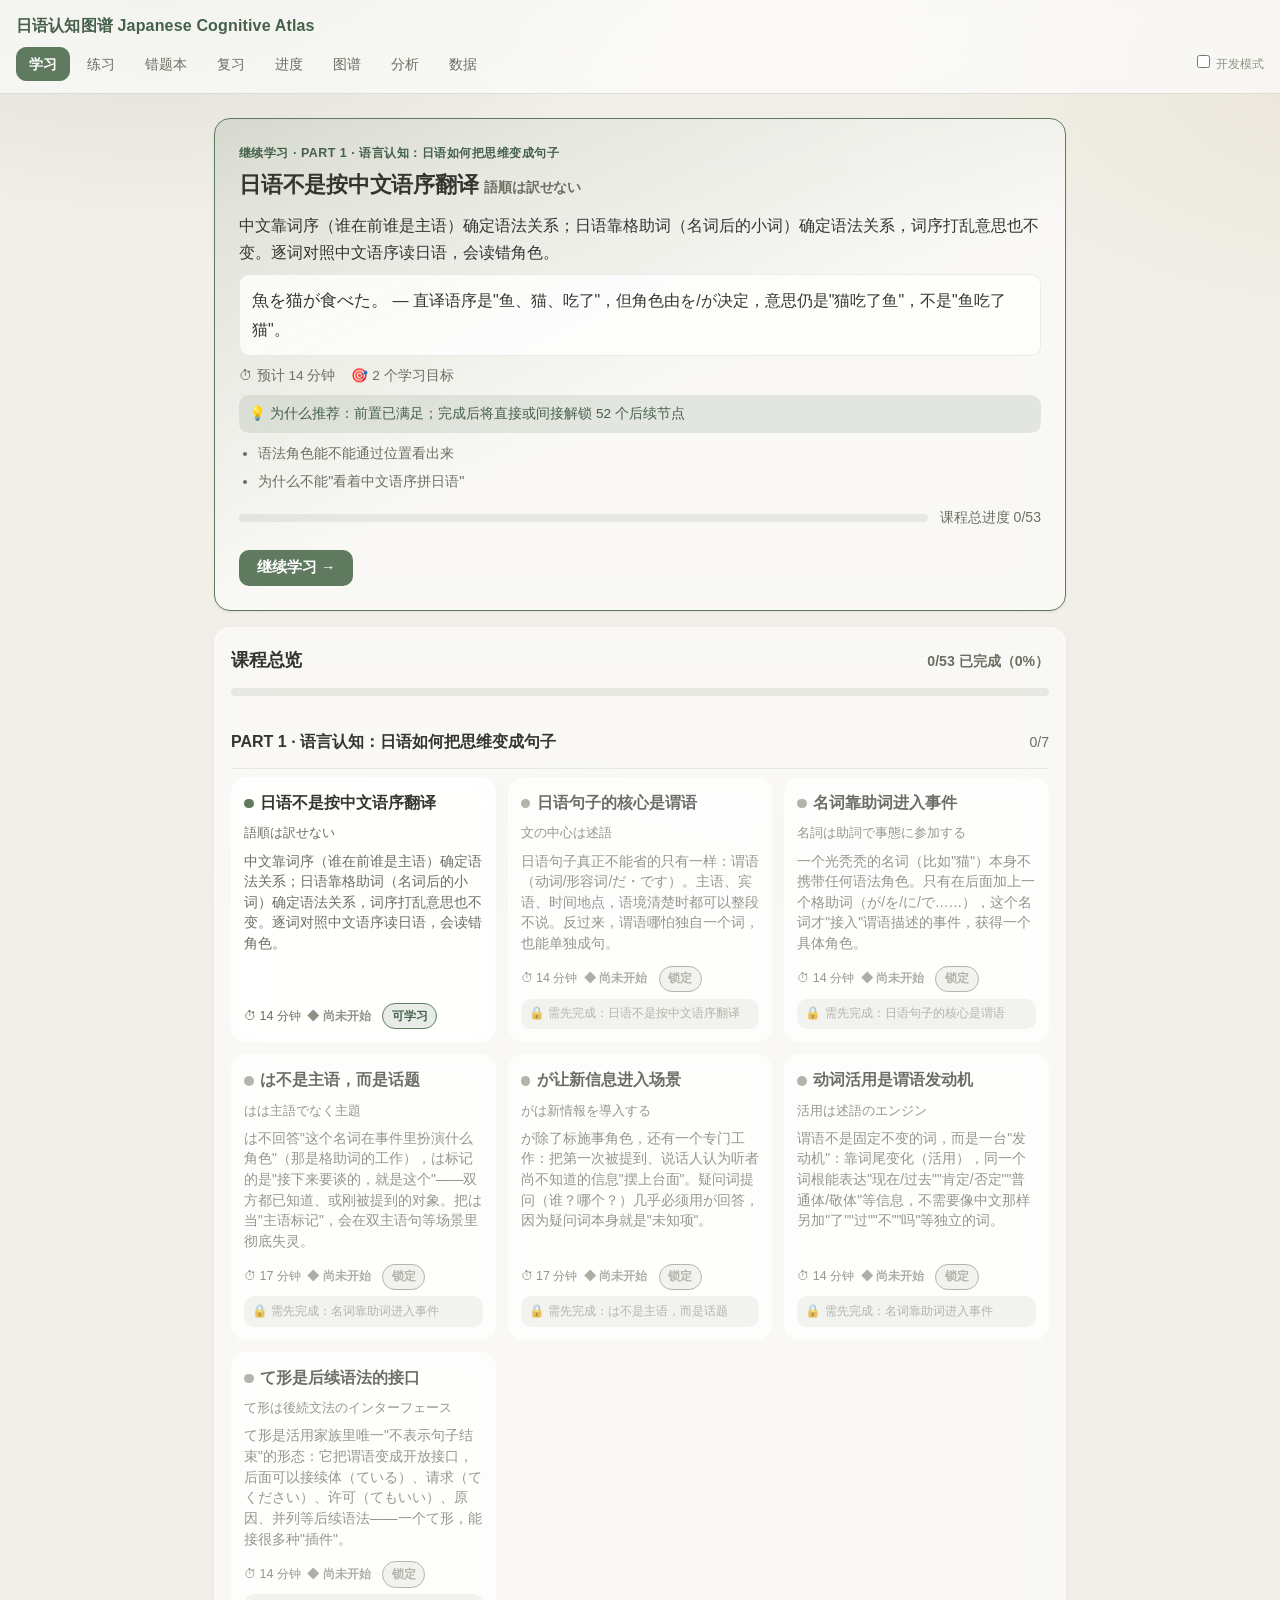
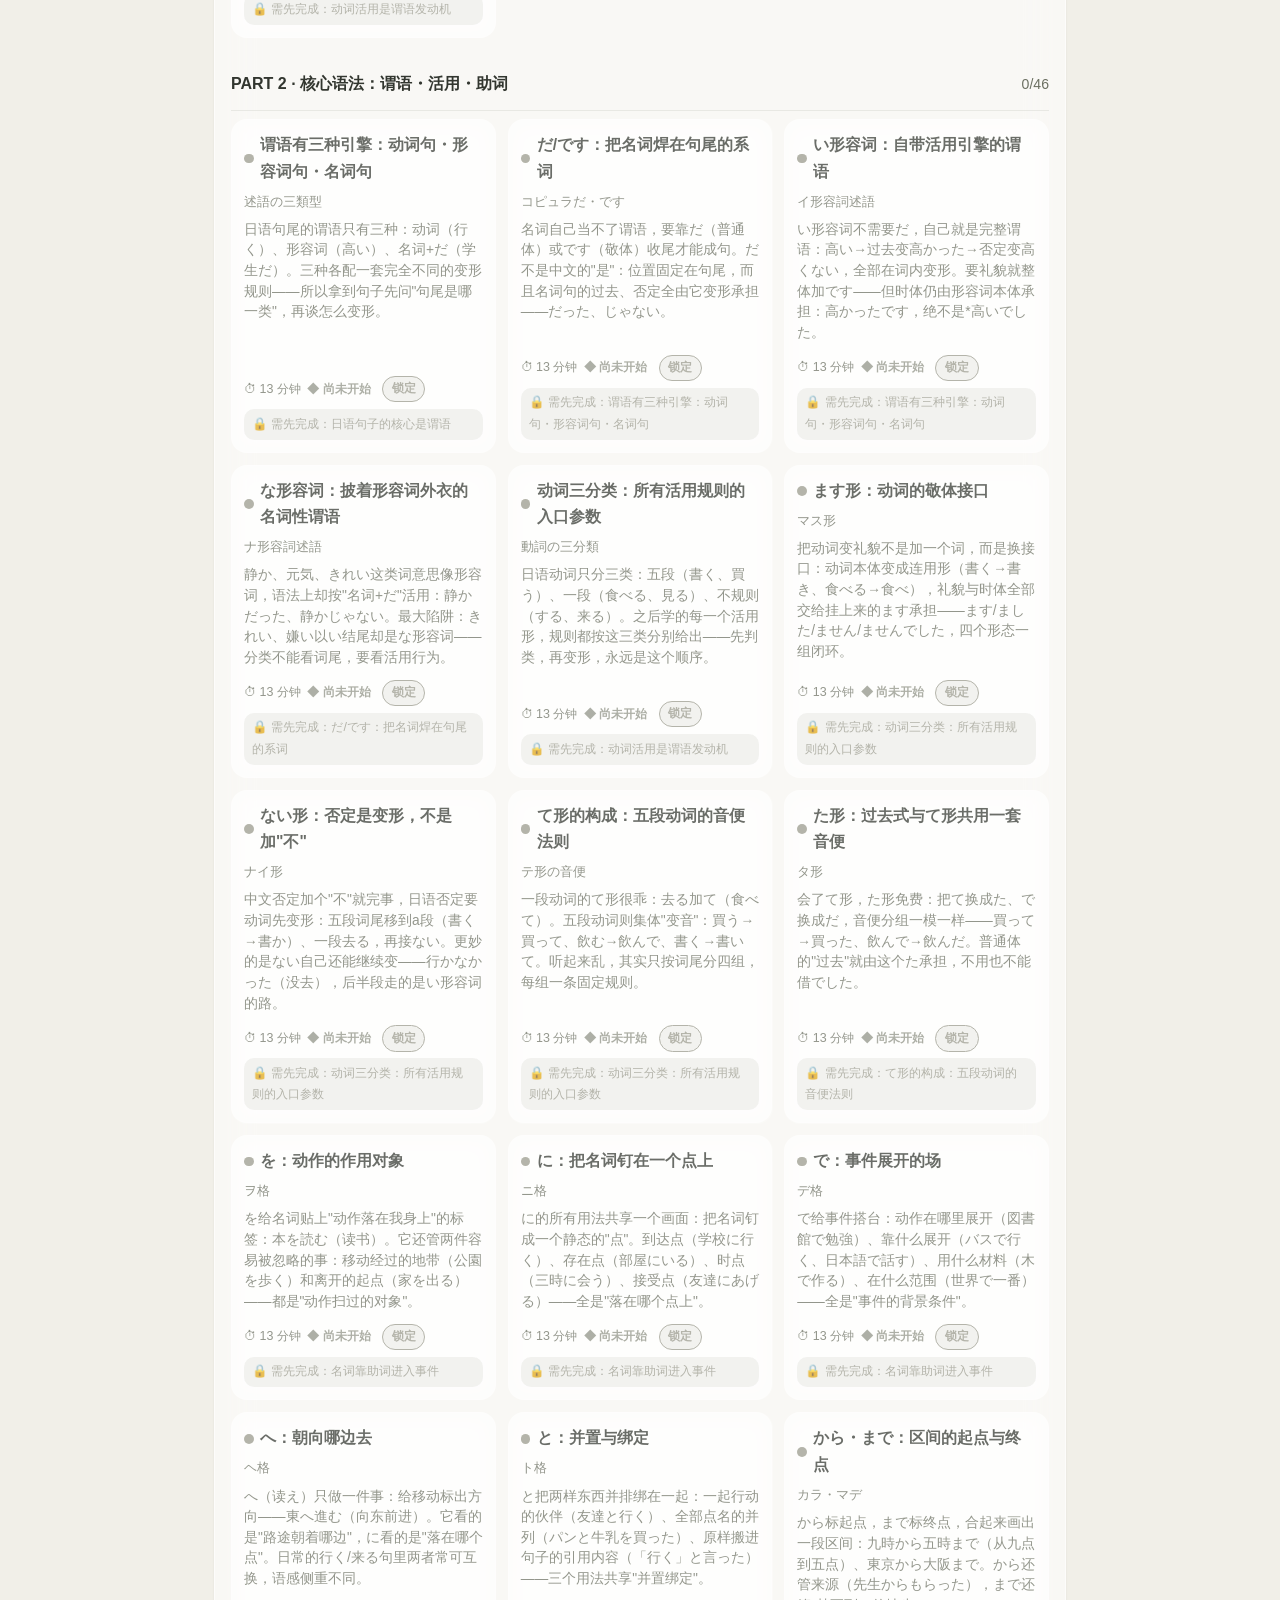
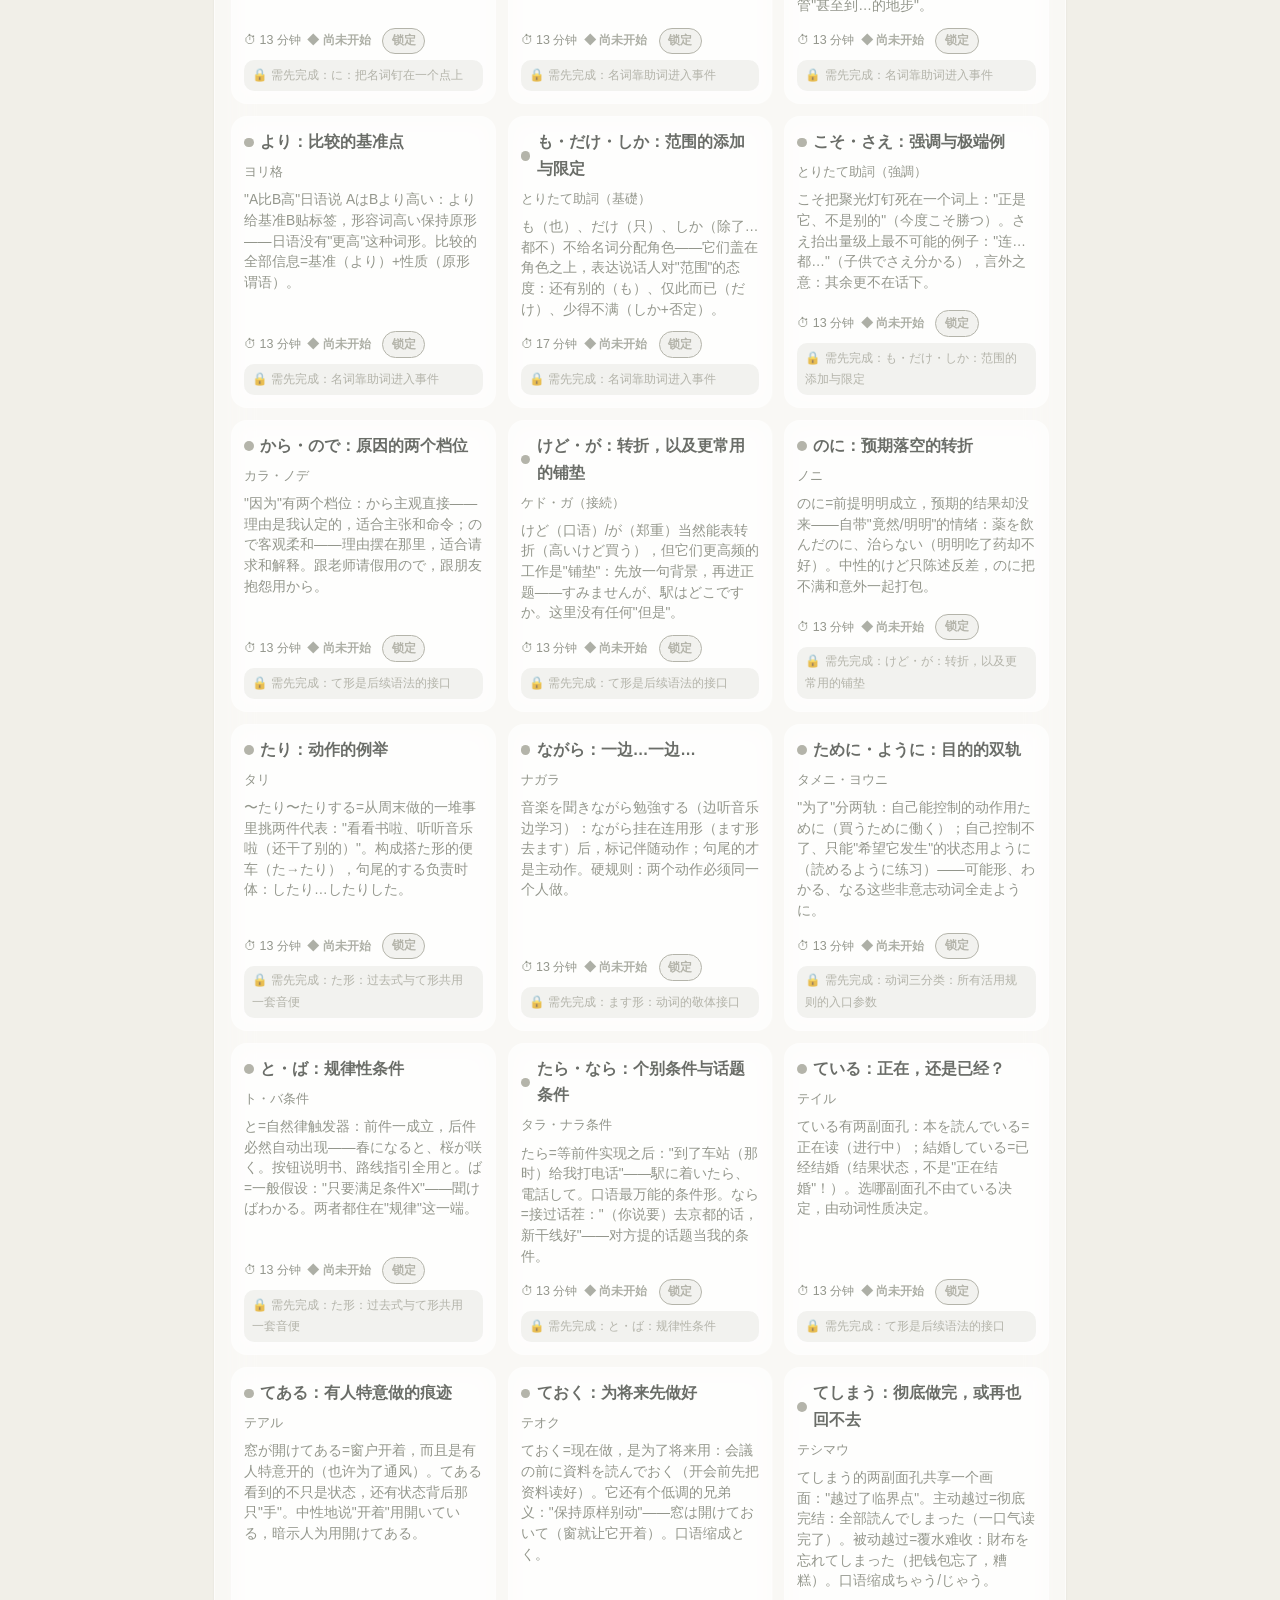
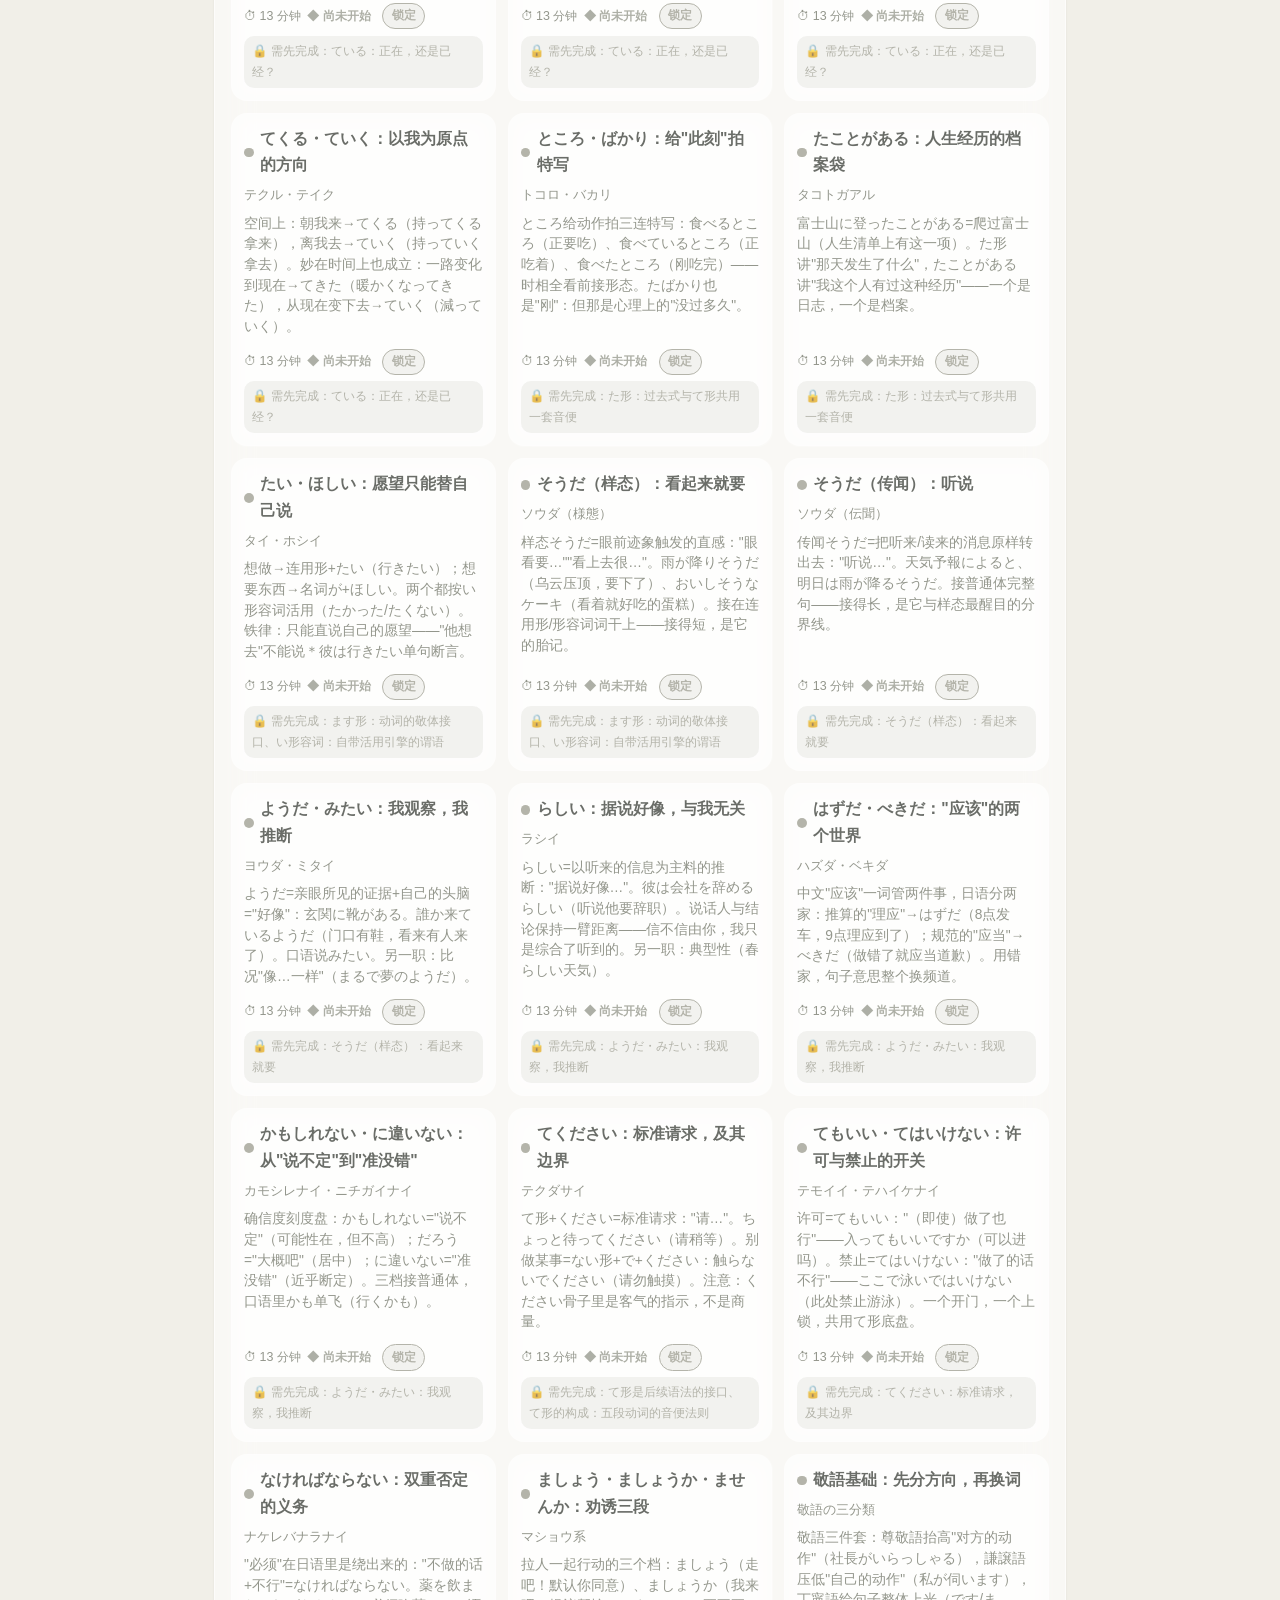
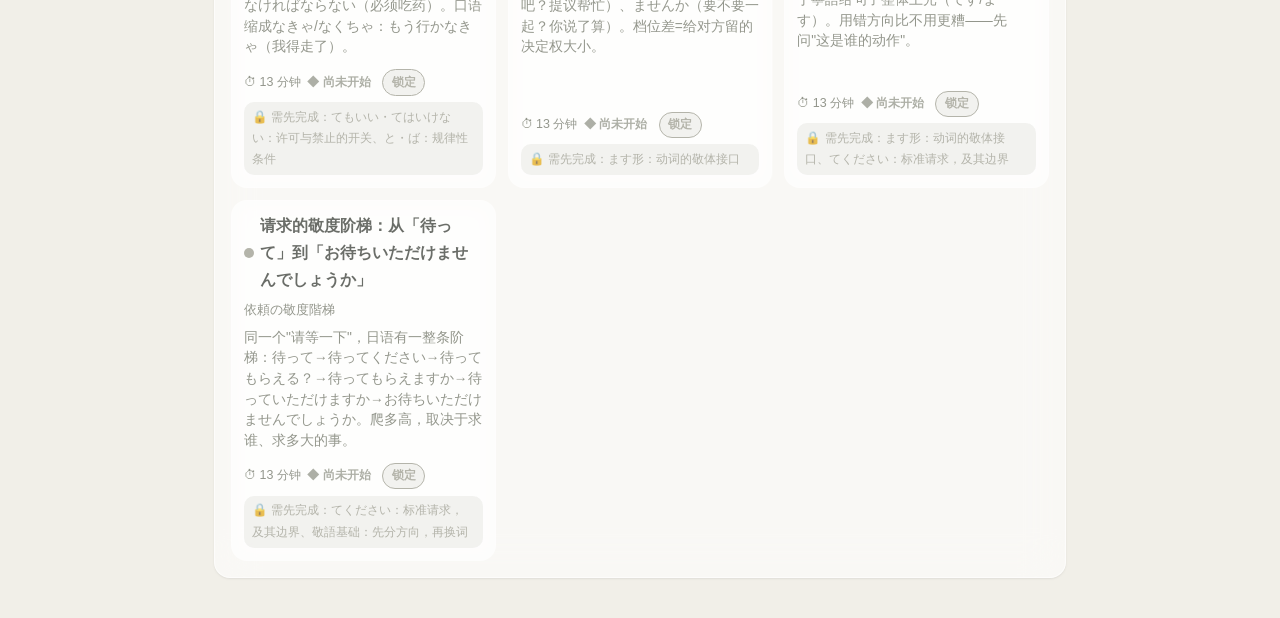
<file: index.html>
<!DOCTYPE html>
<html lang="zh">
<head>
<meta charset="UTF-8">
<meta name="viewport" content="width=device-width, initial-scale=1, maximum-scale=1">
<title>日语认知图谱 Japanese Cognitive Atlas</title>
<style>
  :root {
    /* Calm nature-inspired palette: warm cream + muted sage, replacing the
       previous washi-paper amber/gold theme per updated UI Philosophy. */
    --bg: #f1efe8;
    --paper: rgba(255,255,255,0.58);
    --paper-dim: rgba(255,255,255,0.38);
    --paper-raised: rgba(255,255,255,0.78);
    --paper-solid: #fbfaf6;
    --ink: #32362f;
    --ink-soft: #6b6f61;
    --ink-faint: #8f9285;
    --border: rgba(83,94,74,0.16);
    --border-soft: rgba(83,94,74,0.10);
    --accent: #5f7a5f;
    --accent-dark: #45614a;
    --accent-bg: rgba(95,122,95,0.14);
    --success: #3f6b4a;
    --success-bg: rgba(63,107,74,0.14);
    --warn: #ad8a52;
    --warn-bg: rgba(173,138,82,0.14);
    --error: #a1543f;
    --error-bg: rgba(161,84,63,0.13);
    --lock: #98988a;
    --lock-bg: rgba(152,152,138,0.16);
    --particle-wa: #BE3A2B;
    --particle-ga: #2563A8;
    --particle-wo: #2E7D5B;
    --particle-ni: #6D4FA3;
    --particle-de: #A8641C;
    --radius: 16px;
    --radius-sm: 10px;
    --sp-1: 0.25rem;
    --sp-2: 0.5rem;
    --sp-3: 0.75rem;
    --sp-4: 1rem;
    --sp-5: 1.5rem;
    --sp-6: 2rem;
    --glass-blur: 20px;
    --glass-border: rgba(255,255,255,0.55);
    --shadow-card: 0 1px 3px rgba(40,45,35,0.05), 0 1px 2px rgba(40,45,35,0.04);
    --shadow-raised: 0 10px 28px rgba(40,45,35,0.10), 0 2px 6px rgba(40,45,35,0.06);
  }
  * { box-sizing: border-box; }
  html, body {
    margin: 0; padding: 0; color: var(--ink);
    font-family: -apple-system, BlinkMacSystemFont, "PingFang SC", "Microsoft YaHei", sans-serif;
    line-height: 1.7; font-size: 16px; -webkit-font-smoothing: antialiased;
  }
  html {
    background-color: var(--bg);
    background-image:
      radial-gradient(ellipse 70% 55% at 12% -8%, rgba(95,122,95,0.16), transparent 60%),
      radial-gradient(ellipse 65% 50% at 108% 8%, rgba(173,138,82,0.09), transparent 60%),
      radial-gradient(ellipse 60% 55% at 45% 115%, rgba(95,122,95,0.10), transparent 60%);
    background-attachment: fixed;
    min-height: 100%;
  }
  .jp { font-family: "Noto Serif JP", "Hiragino Mincho ProN", "Yu Mincho", "Songti SC", serif; }
  header {
    position: sticky; top: 0; z-index: 20;
    background: rgba(255,255,255,0.62);
    backdrop-filter: blur(var(--glass-blur)); -webkit-backdrop-filter: blur(var(--glass-blur));
    border-bottom: 1px solid var(--border);
    padding: var(--sp-3) var(--sp-4);
  }
  header h1 {
    font-size: 1rem; margin: 0 0 var(--sp-2) 0; color: var(--accent-dark);
    font-weight: 700; letter-spacing: 0.01em;
  }
  nav { display: flex; flex-wrap: wrap; gap: var(--sp-1); align-items: center; }
  nav button {
    background: transparent; border: 1px solid transparent; border-radius: var(--radius-sm);
    padding: 0.4rem 0.75rem; cursor: pointer; font-size: 0.88rem; color: var(--ink-soft);
    font-weight: 500; transition: background 0.15s, color 0.15s;
  }
  nav button:hover { background: var(--paper-dim); }
  nav button.active { background: var(--accent); border-color: var(--accent); color: #fff; font-weight: 600; }
  nav .devtoggle { margin-left: auto; font-size: 0.78rem; color: var(--ink-faint); display: flex; align-items: center; gap: 0.3rem; }
  main { max-width: 900px; margin: 0 auto; padding: var(--sp-4); }
  @media (min-width: 720px) { main { padding: var(--sp-5) var(--sp-5); } }

  .card {
    background: var(--paper); border: 1px solid var(--glass-border); border-radius: var(--radius);
    padding: var(--sp-4); margin-bottom: var(--sp-4); box-shadow: var(--shadow-card);
    backdrop-filter: blur(var(--glass-blur)); -webkit-backdrop-filter: blur(var(--glass-blur));
  }
  h2 { font-size: 1.15rem; margin: 0 0 var(--sp-2) 0; font-weight: 700; letter-spacing: -0.01em; }
  h3 { font-size: 1rem; margin: var(--sp-4) 0 var(--sp-2) 0; font-weight: 600; }
  h4 { font-size: 0.94rem; margin: 0 0 var(--sp-1) 0; font-weight: 600; }
  p { margin: 0 0 var(--sp-2) 0; }
  .muted { color: var(--ink-soft); font-size: 0.88rem; }
  .faint { color: var(--ink-faint); font-size: 0.82rem; }

  .badge {
    display: inline-block; font-size: 0.72rem; padding: 0.15rem 0.55rem; border-radius: 999px;
    border: 1px solid var(--border); color: var(--ink-soft); margin-left: 0.3rem; white-space: nowrap;
    font-weight: 600;
  }
  .badge-locked { color: var(--lock); border-color: var(--lock); background: var(--lock-bg); }
  .badge-available { color: var(--accent-dark); border-color: var(--accent); background: var(--accent-bg); }
  .badge-progress { color: var(--warn); border-color: var(--warn); background: var(--warn-bg); }
  .badge-internalized { color: var(--success); border-color: var(--success); background: var(--success-bg); }
  .badge-template { color: var(--error); border-color: var(--error); background: var(--error-bg); }
  .badge-overdue { color: var(--error); border-color: var(--error); background: var(--error-bg); }
  .badge-error-count { color: var(--error); border-color: var(--error); }

  .verify-badge { font-weight: 600; }
  .verify-verified { color: var(--success); border-color: var(--success); background: var(--success-bg); }
  .verify-needs { color: var(--warn); border-color: var(--warn); background: var(--warn-bg); }
  .verify-pending { color: var(--lock); border-color: var(--lock); background: var(--lock-bg); }
  .verify-source { color: var(--error); border-color: var(--error); background: var(--error-bg); }
  .verify-pedagogical { color: var(--accent-dark); border-color: var(--accent); background: var(--accent-bg); }

  /* ---- Knowledge Position panel ---- */
  .kp-qa { margin-bottom: var(--sp-3); }
  .kp-q { font-weight: 600; font-size: 0.9rem; color: var(--ink-soft); margin-bottom: 0.2rem; }
  .kp-a { font-size: 0.92rem; }
  .kp-grid { display: grid; grid-template-columns: repeat(auto-fill, minmax(220px, 1fr)); gap: var(--sp-3); }
  .kp-field-note { font-size: 0.8rem; color: var(--ink-faint); margin-top: 0.15rem; }

  .evidence-list { display: flex; flex-direction: column; gap: var(--sp-2); }
  .evidence-item { padding: 0.5rem 0.65rem; border: 1px solid var(--border-soft); border-radius: var(--radius-sm); background: var(--paper-raised); font-size: 0.88rem; }
  .evidence-item a { color: var(--accent-dark); text-decoration: underline; text-underline-offset: 2px; }
  .kp-last-verified { font-size: 0.82rem; margin-top: 0.4rem; }

  .state-dot { display: inline-block; width: 0.6rem; height: 0.6rem; border-radius: 999px; flex: none; }
  .dot-locked { background: var(--lock); }
  .dot-available { background: var(--accent); }
  .dot-in-progress { background: var(--warn); }
  .dot-internalized { background: var(--success); }

  .node-row {
    display: flex; justify-content: space-between; align-items: center; gap: var(--sp-2);
    padding: 0.6rem var(--sp-1); border-bottom: 1px solid var(--border-soft); cursor: pointer;
  }
  .node-row:last-child { border-bottom: none; }
  .node-row:hover { background: var(--paper-dim); }

  /* ---- node card (course overview + practice weak list) ---- */
  .node-card-grid {
    display: grid; grid-template-columns: repeat(auto-fill, minmax(240px, 1fr));
    gap: var(--sp-3); margin-top: var(--sp-2);
  }
  .node-card {
    background: var(--paper-raised); border: 1px solid var(--glass-border); border-radius: var(--radius);
    padding: var(--sp-3); cursor: pointer; transition: box-shadow 0.15s, border-color 0.15s, transform 0.1s;
    display: flex; flex-direction: column; gap: 0.4rem;
    backdrop-filter: blur(calc(var(--glass-blur) * 0.6)); -webkit-backdrop-filter: blur(calc(var(--glass-blur) * 0.6));
  }
  .node-card:hover { box-shadow: var(--shadow-raised); border-color: var(--accent); transform: translateY(-1px); }
  .node-card.is-locked { cursor: default; opacity: 0.72; }
  .node-card.is-locked:hover { box-shadow: var(--shadow-card); border-color: var(--border); transform: none; }
  .node-card.state-internalized { border-color: var(--success); background: linear-gradient(180deg, var(--success-bg), var(--paper-raised) 60%); }
  .node-card-top { display: flex; align-items: center; gap: 0.4rem; }
  .node-card-title { font-weight: 700; font-size: 0.98rem; }
  .node-card-title-jp { font-size: 0.8rem; }
  .node-card-desc { font-size: 0.86rem; color: var(--ink-soft); margin: 0; line-height: 1.5; }
  .node-card-meta { display: flex; flex-wrap: wrap; gap: 0.4rem; align-items: center; margin-top: auto; padding-top: 0.3rem; }
  .meta-item { font-size: 0.78rem; color: var(--ink-soft); white-space: nowrap; }
  .meta-item.conf { font-weight: 600; }
  .conf-none { color: var(--ink-faint); }
  .conf-weak { color: var(--error); }
  .conf-ok { color: var(--warn); }
  .conf-strong { color: var(--success); }
  .node-card-prereq { font-size: 0.78rem; color: var(--lock); background: var(--lock-bg); border-radius: var(--radius-sm); padding: 0.3rem 0.5rem; }

  /* ---- hero / continue-learning ---- */
  .hero-card {
    background: linear-gradient(155deg, var(--accent-bg), var(--paper) 55%); border-color: var(--accent); padding: var(--sp-5);
    backdrop-filter: blur(var(--glass-blur)); -webkit-backdrop-filter: blur(var(--glass-blur));
  }
  .hero-kicker { font-size: 0.78rem; color: var(--accent-dark); font-weight: 700; text-transform: uppercase; letter-spacing: 0.04em; margin-bottom: 0.2rem; }
  .hero-title { font-size: 1.35rem; margin-bottom: var(--sp-2); }
  .hero-l0 { font-size: 1rem; line-height: 1.7; }
  .hero-example { background: var(--paper-raised); border: 1px solid var(--border-soft); border-radius: var(--radius-sm); padding: var(--sp-3); margin: var(--sp-2) 0; }
  .hero-example .jp { font-size: 1.05rem; }
  .hero-meta { display: flex; gap: var(--sp-4); margin: var(--sp-2) 0; font-size: 0.85rem; color: var(--ink-soft); }
  .hero-objectives { margin: var(--sp-2) 0; padding-left: 1.2rem; font-size: 0.9rem; color: var(--ink-soft); }
  .hero-objectives li { margin-bottom: 0.25rem; }
  .hero-progress { display: flex; align-items: center; gap: var(--sp-3); margin: var(--sp-3) 0; }
  .hero-progress .progress-bar-track { flex: 1; }
  .hero-cta {
    font-size: 1rem; padding: 0.7rem 1.5rem; margin-top: var(--sp-2);
  }
  .hero-done h2 { color: var(--success); }
  .hero-reason {
    font-size: 0.85rem; color: var(--accent-dark); background: var(--accent-bg);
    border-radius: var(--radius-sm); padding: 0.45rem 0.65rem; margin: var(--sp-2) 0;
  }

  /* ---- overview ---- */
  .overview-header { display: flex; justify-content: space-between; align-items: baseline; flex-wrap: wrap; gap: var(--sp-2); }
  .overview-progress-text { font-size: 0.88rem; color: var(--ink-soft); font-weight: 600; }
  .overview-bar { margin: var(--sp-2) 0 var(--sp-4) 0; }
  .module-section { margin-top: var(--sp-4); }
  .module-section:first-of-type { margin-top: var(--sp-2); }
  .module-section-head { display: flex; justify-content: space-between; align-items: baseline; border-bottom: 1px solid var(--border-soft); padding-bottom: 0.3rem; }

  /* ---- stats rows (practice/review) ---- */
  .stats-row { display: flex; gap: var(--sp-4); flex-wrap: wrap; margin: var(--sp-2) 0; }
  .stat { text-align: center; min-width: 72px; }
  .stat-num { font-size: 1.5rem; font-weight: 700; color: var(--accent-dark); line-height: 1.2; }
  .stat-num.warn-num { color: var(--error); }
  .stat-label { font-size: 0.76rem; color: var(--ink-soft); }
  .weak-list { margin: var(--sp-2) 0; }
  .weak-item {
    display: flex; justify-content: space-between; align-items: center; gap: var(--sp-2);
    padding: 0.5rem 0.6rem; border-radius: var(--radius-sm); cursor: pointer; font-size: 0.9rem;
    border: 1px solid var(--border-soft); margin-bottom: 0.35rem;
  }
  .weak-item:hover { background: var(--paper-dim); }
  .rec-review { margin: var(--sp-2) 0; font-size: 0.88rem; }

  /* ---- graph / atlas ---- */
  .legend-row { display: flex; gap: var(--sp-4); flex-wrap: wrap; margin-top: var(--sp-2); }
  .legend-item { display: flex; align-items: center; gap: 0.35rem; font-size: 0.82rem; color: var(--ink-soft); }
  .graph-container { position: relative; overflow-x: auto; padding: var(--sp-2) 0; }
  .graph-svg { position: absolute; top: 0; left: 0; pointer-events: none; overflow: visible; }
  .graph-tiers { display: flex; gap: 0.75rem; position: relative; z-index: 1; padding-bottom: var(--sp-2); }
  .graph-tier { display: flex; flex-direction: column; gap: var(--sp-4); min-width: 150px; max-width: 178px; flex: 1 1 178px; justify-content: center; }
  .graph-container::after {
    content: ''; position: absolute; top: 0; right: 0; bottom: 0; width: 28px; pointer-events: none;
    background: linear-gradient(90deg, transparent, var(--paper));
  }
  .graph-node {
    background: var(--paper-raised); border: 2px solid var(--border); border-radius: var(--radius);
    padding: var(--sp-3); cursor: pointer; transition: box-shadow 0.15s, transform 0.1s; position: relative;
  }
  .graph-node:hover { box-shadow: var(--shadow-raised); transform: translateY(-1px); }
  .graph-node.is-selected { box-shadow: 0 0 0 3px var(--accent), var(--shadow-raised); }
  .graph-node-category {
    display: inline-block; font-size: 0.66rem; padding: 0.05rem 0.4rem; border-radius: 999px;
    margin-bottom: 0.3rem; font-weight: 600; white-space: nowrap;
  }
  .cat-0 { background: var(--accent-bg); color: var(--accent-dark); }
  .cat-1 { background: var(--warn-bg); color: var(--warn); }
  .cat-2 { background: var(--lock-bg); color: var(--ink-soft); }
  .graph-node-title { font-weight: 700; font-size: 0.9rem; }
  .graph-node-jp { font-size: 0.76rem; color: var(--ink-faint); margin: 0.1rem 0 0.3rem 0; }
  .graph-node-meta { display: flex; }
  .graph-node.state-locked { border-color: var(--lock); background: var(--lock-bg); opacity: 0.75; }
  .graph-node.state-available { border-color: var(--accent); }
  .graph-node.state-in-progress { border-color: var(--warn); background: var(--warn-bg); }
  .graph-node.state-internalized { border-color: var(--success); background: var(--success-bg); }
  .graph-node-contrast {
    position: absolute; top: -0.5rem; right: -0.5rem; background: var(--paper); border: 1px solid var(--border);
    border-radius: 999px; font-size: 0.68rem; padding: 0.1rem 0.4rem; color: var(--ink-soft); cursor: help;
  }

  /* ---- graph intelligence flags ---- */
  .graph-flag {
    display: inline-block; font-size: 0.66rem; font-weight: 700; padding: 0.05rem 0.4rem;
    border-radius: 999px; margin-left: 0.3rem; white-space: nowrap;
  }
  .flag-recommended { background: var(--accent); color: #fff; }
  .flag-weak { background: var(--error-bg); color: var(--error); border: 1px solid var(--error); }
  .flag-due { background: var(--warn-bg); color: var(--warn); border: 1px solid var(--warn); }
  .graph-node.is-recommended { animation: rec-pulse 2.4s ease-in-out infinite; border-color: var(--accent); }
  @keyframes rec-pulse {
    0%, 100% { box-shadow: 0 0 0 0 rgba(95, 122, 95, 0.0); }
    50% { box-shadow: 0 0 0 6px rgba(95, 122, 95, 0.18); }
  }
  @media (prefers-reduced-motion: reduce) {
    .graph-node.is-recommended { animation: none; box-shadow: 0 0 0 3px rgba(95, 122, 95, 0.25); }
  }
  .why-list { margin: 0.2rem 0 0 1.1rem; padding: 0; font-size: 0.86rem; color: var(--ink-soft); }
  .why-list li { margin-bottom: 0.2rem; }

  /* ---- text analyzer ---- */
  .analyze-hit { border: 1px solid var(--border-soft); border-radius: var(--radius-sm); padding: 0.6rem 0.7rem; margin-bottom: var(--sp-2); background: var(--paper-raised); }
  .analyze-hit-head { display: flex; align-items: center; gap: 0.5rem; flex-wrap: wrap; margin-bottom: 0.3rem; }
  .analyze-surface { background: var(--accent-bg); border-radius: 4px; padding: 0.05rem 0.3rem; }
  .analyze-order { padding-left: 1.4rem; }
  .analyze-order li { margin-bottom: 0.4rem; }
  .analyze-sample { font-size: 0.8rem; padding: 0.35rem 0.7rem; }
  .graph-edge { fill: none; stroke-width: 2.5; stroke-linecap: round; }
  .graph-edge.edge-active { stroke: var(--accent); }
  .graph-edge.edge-locked { stroke: var(--lock); stroke-dasharray: 5 4; opacity: 0.8; }
  .graph-edge.edge-contrast { stroke: var(--ink-faint); stroke-width: 1.5; stroke-dasharray: 2 3; opacity: 0.7; }
  .graph-edge.edge-similar { stroke: var(--accent); stroke-width: 1.5; stroke-dasharray: 1 4; opacity: 0.55; }
  .graph-edge.edge-related { stroke: var(--ink-faint); stroke-width: 1.25; stroke-dasharray: 1 5; opacity: 0.45; }

  .graph-view-layout { display: flex; gap: var(--sp-4); align-items: flex-start; }
  .graph-view-main { flex: 1 1 60%; min-width: 0; }
  .graph-side-panel-wrap { flex: 1 1 320px; min-width: 260px; max-width: 380px; position: sticky; top: 5rem; }
  .graph-side-panel h4 { margin-top: var(--sp-3); }
  @media (max-width: 860px) {
    .graph-view-layout { flex-direction: column; }
    .graph-view-main { flex: 1 1 auto; width: 100%; }
    .graph-side-panel-wrap { flex: 1 1 auto; position: static; max-width: none; min-width: 0; width: 100%; }
  }

  .step { border-left: 3px solid var(--accent); padding: var(--sp-1) 0 var(--sp-1) var(--sp-3); margin: var(--sp-4) 0; }
  .example-set { margin: var(--sp-2) 0; font-size: 0.92rem; }
  .example-set .jp { font-size: 1.05rem; }
  .exercise { border: 1px solid var(--border-soft); padding: var(--sp-3); border-radius: var(--radius); margin: var(--sp-3) 0; background: var(--paper-raised); }
  .exercise .cert { font-size: 0.7rem; padding: 0.1rem 0.45rem; border-radius: 4px; border: 1px solid var(--border); color: var(--ink-soft); font-weight: 600; }
  .cert-A { border-color: var(--success); color: var(--success); }
  .cert-B { border-color: var(--warn); color: var(--warn); }
  .cert-C { border-color: var(--ink-soft); color: var(--ink-soft); }
  .option-btn {
    display: block; width: 100%; text-align: left; padding: 0.6rem 0.8rem; margin: 0.3rem 0;
    border: 1px solid var(--border); border-radius: var(--radius-sm); background: #fff; cursor: pointer; font-size: 0.92rem;
    transition: background 0.12s, border-color 0.12s;
  }
  .option-btn:hover { background: var(--paper-dim); border-color: var(--accent); }
  .option-btn.correct { border-color: var(--success); background: var(--success-bg); }
  .option-btn.incorrect { border-color: var(--error); background: var(--error-bg); }
  .feedback { margin-top: var(--sp-2); padding: 0.6rem 0.7rem; border-radius: var(--radius-sm); font-size: 0.88rem; }
  .feedback.correct { background: var(--success-bg); color: var(--success); }
  .feedback.incorrect { background: var(--error-bg); color: var(--error); }
  .feedback.multi { background: var(--paper-dim); color: var(--ink-soft); }
  .progress-bar-track { background: var(--border-soft); border-radius: 999px; height: 8px; overflow: hidden; margin: 0.3rem 0; }
  .progress-bar-fill { background: var(--accent); height: 100%; border-radius: 999px; transition: width 0.3s; }
  .progress-bar-fill.done { background: var(--success); }
  .ref-list { font-size: 0.85rem; margin: var(--sp-2) 0; }
  .ref-capsule {
    display: inline-block; border: 1px solid var(--border); border-radius: 4px; padding: 0.1rem 0.5rem;
    margin: 0.15rem; cursor: pointer; background: var(--paper-dim); font-size: 0.85rem;
  }
  .ref-capsule:hover { background: var(--accent-bg); border-color: var(--accent); }
  button.primary {
    background: var(--accent); color: #fff; border: none; border-radius: var(--radius-sm);
    padding: 0.55rem 1.1rem; cursor: pointer; font-size: 0.92rem; font-weight: 600; transition: background 0.15s;
  }
  button.primary:hover { background: var(--accent-dark); }
  button.secondary {
    background: transparent; color: var(--accent); border: 1px solid var(--accent); border-radius: var(--radius-sm);
    padding: 0.55rem 1.1rem; cursor: pointer; font-size: 0.92rem; font-weight: 600;
  }
  button.secondary:hover { background: var(--accent-bg); }
  textarea { width: 100%; min-height: 140px; font-family: monospace; font-size: 0.8rem; border: 1px solid var(--border); border-radius: var(--radius-sm); padding: var(--sp-2); }
  .warn-list { color: var(--error); font-size: 0.85rem; }
  .back-link { cursor: pointer; color: var(--accent); font-size: 0.88rem; margin-bottom: var(--sp-2); display: inline-block; font-weight: 600; }
  .back-link:hover { text-decoration: underline; }

  .node-detail-meta { display: flex; flex-wrap: wrap; gap: var(--sp-4); margin-top: var(--sp-2); font-size: 0.85rem; color: var(--ink-soft); }

  @media (max-width: 640px) {
    header h1 { font-size: 0.9rem; }
    nav button { padding: 0.35rem 0.55rem; font-size: 0.82rem; }
    .hero-title { font-size: 1.15rem; }
    .node-card-grid { grid-template-columns: 1fr; }
    .stats-row { gap: var(--sp-3); }
  }
</style>
</head>
<body>
<header>
  <h1>日语认知图谱 Japanese Cognitive Atlas</h1>
  <nav id="nav"></nav>
</header>
<main id="view"></main>

<script>
/* =========================================================================
   1. DATA
   Schema definitions: docs/NODE_SPEC.md
   Graph edge semantics: docs/GRAPH_SPEC.md
   This is the ONLY section content authors touch. Everything below is engine.
   ========================================================================= */

const MODULES = [
  {
    id: 'lang-cognition',
    name: { zh: 'PART 1 · 语言认知：日语如何把思维变成句子', ja: '言語認知モジュール' },
    order: 1,
    status: 'draft',
    description: 'Atlas 的入口模块：不讲孤立语法规则，讲日语组织句子的认知机制——语序、谓语、助词、话题/焦点、活用、连接形，一环扣一环。'
  },
  {
    id: 'core-grammar',
    name: { zh: 'PART 2 · 核心语法：谓语・活用・助词', ja: 'コア文法モジュール' },
    order: 2,
    status: 'draft',
    description: '在 PART 1 认知框架之上展开具体语法系统：三类谓语的活用范式、动词分类、ます/ない/た/て四大基础活用形，以及格助词（を/に/で/へ/と/から/まで/より）与とりたて助词（も/だけ/しか/こそ/さえ）两套助词系统。'
  },
  {
    id: '_sample',
    name: { zh: '示例模块（开发用，非正式内容）', ja: 'サンプルモジュール' },
    order: 0,
    status: 'template',
    description: '仅用于验证学习引擎（渲染 / 判分 / 错题本 / 复习调度 / 进度 / 图谱）是否走通，不是真实语法内容。开启右上角"开发模式"后可见。'
  }
];

const ERROR_ROOTS = [
  { id: 'R_ORDER', name: '语序依赖误判', description: '把中文"位置决定角色"的直觉套用到日语，误以为词序本身能标出主语/宾语，而忽视角色由格助词决定。', module: 'lang-cognition' },
  { id: 'R_PRED', name: '谓语省略处理不当', description: '在语境已明确时仍强行补出主语等论元（受中文明确主语倾向影响），或误判谓语是唯一不可省略的成分。', module: 'lang-cognition' },
  { id: 'R_CASE', name: '格助词遗漏或误用', description: '受中文不使用格助词的影响，漏加格助词，或凭中文对应词直觉选错格助词，未先确认名词在事件中的语义角色。', module: 'lang-cognition' },
  { id: 'R_B', name: '话题义务化低估（中文迁移）', description: '把は等同于中文零标记话题或"是"字句，低估は在句法位置上的自由度与语用上的强制性，或将は/が混用。', module: 'lang-cognition' },
  { id: 'R_D', name: '総记/中立叙述误判', description: '把疑问词句、排他性列举等必须用が的场合误用は，通常源于中文"是"字句不区分単纯陈述与排他指认。', module: 'lang-cognition' },
  { id: 'R_CONJ', name: '活用形态误判为可选装饰', description: '把日语谓语的词尾变化（时体、否定、礼貌等）误当成类似中文"了/不/吗"那样可自由添加/省略的独立虚词，而非强制性形态。', module: 'lang-cognition' },
  { id: 'R_TE', name: 'て形功能范围误判', description: '把て形直接等同于某个固定中文虚词（如"然后"），忽视て形本身不携带具体逻辑关系、需由后续成分或语境决定。', module: 'lang-cognition' },
  { id: 'R_PREDTYPE', name: '谓语类型混淆', description: '未先判断谓语属于动词/形容词/名词+だ哪一类就套活用规则，或用中文"是/很"结构直觉给错误的谓语类型加系词。', module: 'core-grammar' },
  { id: 'R_COPULA', name: 'だ/です使用错误', description: '受中文"是"字句位置（主宾之间）影响错置だ/です，或普通体敬体叠加（*学生だです），或忘记だ自身承担时体活用（だった/じゃない）。', module: 'core-grammar' },
  { id: 'R_ADJCONJ', name: '形容词活用错误', description: '把时体交给です而不变形容词本体（*高いでした），给い形容词加だ（*高いだ），或把な形容词按い形容词范式活用（*きれいくない）。', module: 'core-grammar' },
  { id: 'R_VGROUP', name: '动词分类误判', description: '未按词尾结构判断动词类别，把帰る/入る等"伪一段"五段动词按一段活用，或对每个活用形死记硬背而不先分类。', module: 'core-grammar' },
  { id: 'R_POLITE_MIX', name: '普通体敬体混接', description: '把敬体当可选点缀随意叠加或混接（*行くです、*行きますだ），未理解ます/です在谓语活用链中占据固定的礼貌槽位。', module: 'core-grammar' },
  { id: 'R_ONBIN', name: '音便规则误用', description: 'て形/た形构成时音便分组记错（*買いて、*飲みて），或不知道行く→行って是く组唯一例外。', module: 'core-grammar' },
  { id: 'R_NIDE', name: 'に/で场所混用', description: '未区分"存在落点（に）"与"动作展开场（で）"，用中文"在"的单一介词直觉给两类场所配同一个助词。', module: 'core-grammar' },
  { id: 'R_TORITATE', name: 'とりたて助词误用', description: '把も/だけ/しか/こそ/さえ当成格助词理解，忽视其覆盖/叠加规则；最典型是しか后忘配否定谓语，或だけ/しか语感差异误判。', module: 'core-grammar' },
  { id: 'R_CONN_REGISTER', name: '接续词语体错位', description: 'から/ので、けど/が等成对接续词的语体与主观性差异被当成完全同义随意互换，在正式请求或书面语境中选错档位。', module: 'core-grammar' },
  { id: 'R_COND', name: '条件形选择错误', description: '把中文"如果/一…就"直译到と/ば/たら/なら中的错误一档：忽视と的规律性限制、ば的后件限制、なら的话题性前提，条件四形混选。', module: 'core-grammar' },
  { id: 'R_ASPECT_PURPOSE', name: '目的/意志性误判', description: 'ために与ように按中文"为了"合并处理，忽视前接动词的意志性（意志动词→ために、非意志/可能→ように）这一硬性分工。', module: 'core-grammar' },
  { id: 'R_ASPECT', name: '体（アスペクト）误判', description: '把ている一律译作"正在"，忽视结果状态读法（結婚している/死んでいる）；或混淆ている/てある的视角差异、误配自他动词。', module: 'core-grammar' },
  { id: 'R_TIMEPOINT', name: '时点表达混淆', description: 'ところ三时相（るところ/ているところ/たところ）与たばかり的时点定位混选，或经历表达（たことがある）与单纯过去（た）不分。', module: 'core-grammar' },
  { id: 'R_MODALITY', name: '推量/证据性混淆', description: 'そうだ两义（样态/传闻）接续不分，ようだ/らしい/みたい的证据来源差异被当成同义替换，或はず/べき、かも/に違いない的确信度档位错位。', module: 'core-grammar' },
  { id: 'R_DESIRE', name: '愿望表达误用', description: 'たい/ほしい直接用于第三者（＊彼は行きたい单句断言他人内心），忽视たがる/ほしがる的旁观形态；或たい句的が/を交替、ほしい前接形态（てほしい）配置错误。', module: 'core-grammar' },
  { id: 'R_POLITENESS', name: '敬度档位错配', description: '请求/劝诱/许可表达的敬度与场合错位（对上用命令式请求、对友用过度敬语），或敬語三分（尊敬/謙譲/丁寧）方向搞反（对自己用尊敬語）。', module: 'core-grammar' },
  { id: 'R_OBLIGATION', name: '义务/禁止表达混淆', description: 'なければならない的双重否定结构解析错误，てもいい/てはいけない的许可-禁止对立与中文"可以/不行"的映射错位，或缩约形（なきゃ/ないと/ちゃだめ）还原失败。', module: 'core-grammar' },
  { id: 'R_SAMPLE', name: '示例错误根', description: '仅用于引擎自测，不对应真实语法误区。', module: '_sample' }
];

const CRITERIA = [
  { id: 'C_ORDER_ROLE', name: { zh: '位置-角色分离律', ja: '位置と格の分離則' }, description: '名词在句中的位置不能决定它的语法角色，角色由紧跟其后的格助词决定，词序只影响焦点/强调。', module: 'lang-cognition', ownerNodeId: 'lc-word-order' },
  { id: 'C_PRED_OBLIGATORY', name: { zh: '谓语必现律', ja: '述語必須則' }, description: '日语句子中谓语（动词/形容词/コピュラ）是唯一不可省略的成分；主语、宾语等论元在语境明确时可以整体省略。', module: 'lang-cognition', ownerNodeId: 'lc-predicate-core' },
  { id: 'C_PARTICLE_ENTRY', name: { zh: '助词入场律', ja: '助詞参入則' }, description: '裸名词（无助词）不具备任何语法角色；只有紧跟一个格助词，该名词才能进入谓语描述的事件并获得对应角色。', module: 'lang-cognition', ownerNodeId: 'lc-particle-entry' },
  { id: 'C_WA_TOPIC', name: { zh: 'は话题标记律', ja: 'は主題標識則' }, description: 'は标记话语双方已知或已确立的话题，不是执行谓语动作的语法主语；判断依据是"是否已被谈论"，而非"是否是动作发出者"。', module: 'lang-cognition', ownerNodeId: 'lc-wa-topic' },
  { id: 'C_GA_NEWINFO', name: { zh: 'が新信息入场律', ja: 'が新情報導入則' }, description: 'が标记第一次被提及的新信息、疑问词的直接应答，或排他性列举（総记）；疑问词句必须用が应答，は不合法。', module: 'lang-cognition', ownerNodeId: 'lc-ga-newinfo' },
  { id: 'C_CONJ_SINGLE_SLOT', name: { zh: '活用单槽律', ja: '活用単一スロット則' }, description: '日语谓语通过词尾变化（活用）在同一词内部叠加时体、否定、礼貌等语法信息，而非像中文那样依靠另加独立虚词。', module: 'lang-cognition', ownerNodeId: 'lc-verb-engine' },
  { id: 'C_TE_INTERFACE', name: { zh: 'て形接口律', ja: 'て形インターフェース則' }, description: 'て形本身不表示时体或句子终结，只负责把谓语变成可以承接后续语法成分的开放接口，具体逻辑关系由后接成分/语境决定。', module: 'lang-cognition', ownerNodeId: 'lc-te-interface' },
  { id: 'C_PRED_THREE', name: { zh: '谓语三分类律', ja: '述語三類則' }, description: '日语句子的谓语必属于动词句/形容词句/名词句（名词+だ）三类之一，三类各有独立的活用范式，判断类型是套用任何活用规则的前提。', module: 'core-grammar', ownerNodeId: 'cg-pred-three-types' },
  { id: 'C_COPULA', name: { zh: '系词句尾律', ja: 'コピュラ文末則' }, description: '名词谓语句由「名词+だ/です」构成；だ/です位置固定在句尾，并由自身承担时体与礼貌活用（だった/でした/じゃない/ではありません），不与中文"是"的句中位置对应。', module: 'core-grammar', ownerNodeId: 'cg-copula-da-desu' },
  { id: 'C_IADJ_SELF', name: { zh: 'い形自活用律', ja: 'イ形自立活用則' }, description: 'い形容词自带谓语活用（〜かった/〜くない），不接だ；敬体仅在其后加です，时体仍由形容词本体的变形承担（高かったです，而非*高いでした）。', module: 'core-grammar', ownerNodeId: 'cg-i-adj-pred' },
  { id: 'C_NAADJ_DA', name: { zh: 'な形系词范式律', ja: 'ナ形コピュラ活用則' }, description: 'な形容词的谓语活用走だ的范式（静かだった/静かじゃない），与い形容词本体活用不同；词尾是否为い不是分类依据（きれい、嫌い均为な形容词）。', module: 'core-grammar', ownerNodeId: 'cg-na-adj-pred' },
  { id: 'C_VGROUP', name: { zh: '动词分类判据律', ja: '動詞分類判定則' }, description: '动词分为五段/一段/不规则三类，判据是词尾结构（是否る结尾及る前元音段），而非词义；帰る/入る/知る/走る等る前虽为e/i段但属五段（伪一段）。', module: 'core-grammar', ownerNodeId: 'cg-verb-groups' },
  { id: 'C_MASU', name: { zh: 'ます形构成律', ja: 'マス形構成則' }, description: 'ます形=动词连用形+ます（五段：词尾变i段；一段：去る）；敬体与时体活用由ます承担（ました/ません/ませんでした），动词本体不再重复变化。', module: 'core-grammar', ownerNodeId: 'cg-masu-form' },
  { id: 'C_NAI', name: { zh: 'ない形构成律', ja: 'ナイ形構成則' }, description: 'ない形=未然形+ない（五段：词尾变a段，う结尾变わ：買う→買わない；一段：去る）；过去否定由ない→なかった承担。', module: 'core-grammar', ownerNodeId: 'cg-nai-form' },
  { id: 'C_TA', name: { zh: 'た形音便共用律', ja: 'タ形音便共有則' }, description: 'た形与て形共用同一套音便规则（書いて↔書いた，飲んで↔飲んだ）；普通体过去由た承担，名词句/な形句的过去是だった，不能用でした替代普通体。', module: 'core-grammar', ownerNodeId: 'cg-ta-form' },
  { id: 'C_TE_FORM', name: { zh: 'て形音便分组律', ja: 'テ形音便分組則' }, description: '五段动词て形按词尾分组音便：う/つ/る→って、ぬ/ぶ/む→んで、く→いて（行く→行って为唯一例外）、ぐ→いで、す→して；一段动词去る+て。', module: 'core-grammar', ownerNodeId: 'cg-te-form-formation' },
  { id: 'C_WO_SCOPE', name: { zh: 'を作用域律', ja: 'ヲ格作用域則' }, description: 'を标记动作直接作用的对象（受事），并扩展标记移动动词的经过域（公園を歩く）与离开点（家を出る）；一个谓语原则上只带一个を。', module: 'core-grammar', ownerNodeId: 'cg-p-wo' },
  { id: 'C_NI_POINT', name: { zh: 'に落点律', ja: 'ニ格着点則' }, description: 'に标记"点"：到达点（学校に行く）、存在点（部屋にいる）、时点（三時に）、接受者（友達にあげる）——共同语义是把名词钉在一个静态落点上。', module: 'core-grammar', ownerNodeId: 'cg-p-ni' },
  { id: 'C_DE_FIELD', name: { zh: 'で场域律', ja: 'デ格場域則' }, description: 'で标记动作展开的"场"：动作场所（図書館で勉強する）、手段工具（バスで行く）、材料/原因/范围——共同语义是提供事件发生的动态背景。存在句场所用に不用で。', module: 'core-grammar', ownerNodeId: 'cg-p-de' },
  { id: 'C_HE_DIRECTION', name: { zh: 'へ方向律', ja: 'ヘ格方向則' }, description: 'へ标记移动的方向/朝向，焦点在"路途朝着哪边"；に标记到达点，焦点在"落在哪个点"。多数移动句两者可换，方向感/到达感的侧重不同。', module: 'core-grammar', ownerNodeId: 'cg-p-he' },
  { id: 'C_TO_WITH', name: { zh: 'と并伴律', ja: 'ト格共同則' }, description: 'と有三个核心工作：共同动作者（友達と行く）、穷尽式并列（AとB，成员全部列出）、引用内容（〜と言う/思う）；三者共享"把两项并置绑定"的语义。', module: 'core-grammar', ownerNodeId: 'cg-p-to' },
  { id: 'C_KARAMADE', name: { zh: 'から/まで端点律', ja: 'カラマデ端点則' }, description: 'から标记起点（空间/时间/来源），まで标记终点/界限；までに表示"截止点之前完成"，与まで的"持续到终点"相区别。', module: 'core-grammar', ownerNodeId: 'cg-p-kara-made' },
  { id: 'C_YORI_STD', name: { zh: 'より基准律', ja: 'ヨリ基準則' }, description: 'より标记比较的基准点（AはBより＋性质），性质由谓语直接表达、无需比较级形态；日语形容词没有"更"的词形变化。', module: 'core-grammar', ownerNodeId: 'cg-p-yori' },
  { id: 'C_TORITATE_OVERLAY', name: { zh: 'とりたて覆盖律', ja: 'とりたて覆い則' }, description: 'とりたて助词（も/だけ/しか等）不标记语法角色，而是在角色之上叠加信息态度：覆盖が/を（本も読む），叠加于に/で之后（学校にも）；しか必须与否定谓语共现。', module: 'core-grammar', ownerNodeId: 'cg-p-mo-dake-shika' },
  { id: 'C_KOSO_SAE', name: { zh: 'こそ/さえ极点律', ja: 'コソサエ極点則' }, description: 'こそ排他性强调"正是这一个"；さえ举出量级上的极端例（连…都…），暗示其余更不在话下；さえ…ば构成"只要…就"的最低条件句。', module: 'core-grammar', ownerNodeId: 'cg-p-koso-sae' },
  { id: 'C_KARA_NODE', name: { zh: 'から/ので理由律', ja: 'カラノデ理由則' }, description: 'から与ので都标记原因-结果：から主观直接（适合个人主张、命令请求的理由），ので客观柔和（适合对上请求、书面说明）；ので前接普通体（な形/名词+なので）。', module: 'core-grammar', ownerNodeId: 'cg-c-reason' },
  { id: 'C_KEDO_GA', name: { zh: 'けど/が转折铺垫律', ja: 'ケドガ前置き則' }, description: 'けど（口语）/が（郑重）承担两种功能：真转折（对比反差）与铺垫（先给背景再进正题，无对立义）；铺垫用法占实际使用的很大比例，不能一律译作"但是"。', module: 'core-grammar', ownerNodeId: 'cg-c-kedo-ga' },
  { id: 'C_NONI', name: { zh: 'のに预期落空律', ja: 'ノニ逆接則' }, description: 'のに=前件成立时预期的结果落空，携带说话人的意外/不满情绪；后件不能接意志、命令、请求（这是与けど的硬性分工）。', module: 'core-grammar', ownerNodeId: 'cg-c-noni' },
  { id: 'C_TARI', name: { zh: 'たり例举律', ja: 'タリ列挙則' }, description: '〜たり〜たりする从动作集合中例举代表（暗示还有别的），句尾する承担时体；单个たりする也成立（暗示同类）。与て形动作链（全部列出、有先后）相对。', module: 'core-grammar', ownerNodeId: 'cg-c-tari' },
  { id: 'C_NAGARA', name: { zh: 'ながら同时律', ja: 'ナガラ同時則' }, description: '动词连用形+ながら=同一主体同时进行两个动作，句尾动词是主动作、ながら侧是伴随动作；两动作必须同主体。', module: 'core-grammar', ownerNodeId: 'cg-c-nagara' },
  { id: 'C_TAME_YOU', name: { zh: 'ために/ように目的律', ja: 'タメヨウニ目的則' }, description: '目的表达按前接动词意志性分工：意志动词+ために（为了做…）、非意志动词/可能形+ように（以便能…）；ために另有原因义（名词+のため），靠语境区分。', module: 'core-grammar', ownerNodeId: 'cg-c-tame-you' },
  { id: 'C_COND_TOBA', name: { zh: 'と/ば规律条件律', ja: 'トバ条件則' }, description: 'と=只要前件成立后件必然/习惯性出现（自然规律、机器操作、发现），后件不能接意志/命令；ば=一般假设，焦点在前件条件本身，后件为意志句时前件须是状态性谓语。', module: 'core-grammar', ownerNodeId: 'cg-c-cond-to-ba' },
  { id: 'C_COND_TARANARA', name: { zh: 'たら/なら个别条件律', ja: 'タラナラ条件則' }, description: 'たら=一次性/完成条件（等前件实现之后），最通用、口语首选，还有"结果发现"用法；なら=接过对方话题做条件（"要是说到…的话"），后件动作可先于前件发生（京都に行くなら、新幹線がいい）。', module: 'core-grammar', ownerNodeId: 'cg-c-cond-tara-nara' },
  { id: 'C_TEIRU', name: { zh: 'ている两读律', ja: 'テイル二義則' }, description: 'ている的读法由动词类型决定：持续动词（読む、走る）→进行中；瞬间动词（結婚する、死ぬ、来る）→动作完成后的结果状态。判断先问动词是过程还是瞬间切换。', module: 'core-grammar', ownerNodeId: 'cg-a-teiru' },
  { id: 'C_TEARU', name: { zh: 'てある人为痕迹律', ja: 'テアル痕跡則' }, description: '他动词+てある=眼前状态是某人有意行为留下的痕迹（窓が開けてある），宾语升格为が；与自动词+ている的中性状态描写（窓が開いている）构成视角对立。', module: 'core-grammar', ownerNodeId: 'cg-a-tearu' },
  { id: 'C_TEOKU', name: { zh: 'ておく预置律', ja: 'テオク準備則' }, description: 'ておく=为将来的需要预先完成动作并保持其效果（ホテルを予約しておく）；另有"放任不动"义（そのままにしておく）。口语缩约とく/どく。', module: 'core-grammar', ownerNodeId: 'cg-a-teoku' },
  { id: 'C_TESHIMAU', name: { zh: 'てしまう完结律', ja: 'テシマウ完了則' }, description: 'てしまう=彻底完结（全部読んでしまった）或不可挽回的懊悔/意外（財布を忘れてしまった）；两读共享"越过临界点、无法回头"。口语缩约ちゃう/じゃう。', module: 'core-grammar', ownerNodeId: 'cg-a-teshimau' },
  { id: 'C_TEKURU_TEIKU', name: { zh: 'てくる/ていく方向律', ja: 'テクルテイク方向則' }, description: '空间：朝说话人→てくる，离开→ていく；投射到时间：过去至今的变化→てきた，现在向未来→ていく。说话人是坐标原点。', module: 'core-grammar', ownerNodeId: 'cg-a-tekuru-teiku' },
  { id: 'C_TOKORO_BAKARI', name: { zh: 'ところ/ばかり时点律', ja: 'トコロバカリ時点則' }, description: 'ところ按前接形态定位三时相：るところ（即将）、ているところ（正当中）、たところ（刚刚完毕）；たばかり=说话人主观觉得"没过多久"，客观间隔可长可短。', module: 'core-grammar', ownerNodeId: 'cg-a-tokoro-bakari' },
  { id: 'C_TAKOTO', name: { zh: 'たことがある经历律', ja: 'タコトガアル経験則' }, description: 'た形+ことがある=把一次性事件登记为人生经历档案（富士山に登ったことがある），与叙述具体过去事件的た形分工；否定=たことがない（从未）。', module: 'core-grammar', ownerNodeId: 'cg-a-takoto' },
  { id: 'C_TAI_HOSHII', name: { zh: '愿望第一人称律', ja: '願望一人称則' }, description: 'たい（想做）/ほしい（想要）直接断言的只能是说话人（疑问句中为听话人）的内心；第三者的愿望须经旁观化（たがっている/ほしがっている）或引用（たいと言っている）。', module: 'core-grammar', ownerNodeId: 'cg-m-tai-hoshii' },
  { id: 'C_SOU_SAMA', name: { zh: 'そうだ样态律', ja: 'ソウダ様態則' }, description: '样态そうだ=眼前迹象引发的直感预判（雨が降りそうだ要下雨了），接连用形/形容词词干（高そう、よさそう）；与传闻そうだ靠接续形态区分。', module: 'core-grammar', ownerNodeId: 'cg-m-souda-sama' },
  { id: 'C_SOU_DENBUN', name: { zh: 'そうだ传闻律', ja: 'ソウダ伝聞則' }, description: '传闻そうだ=原样转述他处信息（雨が降るそうだ听说要下雨），接普通体完整句，そうだ自身无活用无否定；信息源常配によると。', module: 'core-grammar', ownerNodeId: 'cg-m-souda-denbun' },
  { id: 'C_YOUDA', name: { zh: 'ようだ推断律', ja: 'ヨウダ推定則' }, description: 'ようだ=基于说话人自身观察证据的推断（人の気配…誰かいるようだ），另有比况义（まるで…のようだ）；みたい是其口语形，接续更随意（名词直接+みたい）。', module: 'core-grammar', ownerNodeId: 'cg-m-youda-mitai' },
  { id: 'C_RASHII', name: { zh: 'らしい传闻推断律', ja: 'ラシイ推定則' }, description: 'らしい=以间接信息（听闻+零星迹象）为据的推断，说话人与结论保持距离；另有典型性接尾词用法（男らしい像个男子汉的样子）。', module: 'core-grammar', ownerNodeId: 'cg-m-rashii' },
  { id: 'C_HAZU_BEKI', name: { zh: 'はず/べき当为律', ja: 'ハズベキ当為則' }, description: 'はずだ=依据事实推算"理应如此"（8時発だから9時に着くはず）；べきだ=依据规范主张"应当去做"（謝るべきだ）；推算落空=はずなのに，规范違反=べきではない。', module: 'core-grammar', ownerNodeId: 'cg-m-hazu-beki' },
  { id: 'C_KAMO_CHIGAI', name: { zh: '确信度两极律', ja: '確信度両極則' }, description: 'かもしれない=可能性存在但不高（50%以下的直感），に違いない=近乎断定的强确信；两者构成认识情态确信度轴的两端，中间地带由だろう/でしょう承担。', module: 'core-grammar', ownerNodeId: 'cg-m-kamo-chigai' },
  { id: 'C_KUDASAI', name: { zh: 'てください请求律', ja: 'テクダサイ依頼則' }, description: 'て形+ください构成标准请求（否定请求=ないでください）；ください本质是指示而非商量，对上位者需换商量形（ていただけますか等）。', module: 'core-grammar', ownerNodeId: 'cg-pol-kudasai' },
  { id: 'C_PERMISSION', name: { zh: '许可禁止对偶律', ja: '許可禁止対則' }, description: 'てもいい（做了也行=许可）与てはいけない（做了的话不行=禁止）构成对偶；两者都以て形+条件评价构句，缩约形ちゃだめ/ちゃいけない高频。', module: 'core-grammar', ownerNodeId: 'cg-pol-temoii' },
  { id: 'C_OBLIGATION', name: { zh: '双重否定义务律', ja: '二重否定義務則' }, description: 'なければならない=「不做的话+不行」的双重否定表义务；ない形词尾变化（ない→なければ）+ならない/いけない/だめ三种收尾；缩约なきゃ/なくちゃ/ないと。', module: 'core-grammar', ownerNodeId: 'cg-pol-nakereba' },
  { id: 'C_MASHOU', name: { zh: '劝诱三段律', ja: '勧誘三段則' }, description: 'ましょう（一起做吧/我来做）、ましょうか（我来做好吗？提议帮忙）、ませんか（要不要一起？尊重对方意愿的邀请）构成劝诱强度三段；ませんか最礼貌因为留出拒绝空间。', module: 'core-grammar', ownerNodeId: 'cg-pol-mashou' },
  { id: 'C_KEIGO_THREE', name: { zh: '敬語三分律', ja: '敬語三分類則' }, description: '敬語三分：尊敬語抬高对方的动作（いらっしゃる），謙譲語压低自己的动作（伺う），丁寧語礼貌收尾（です/ます）；方向判断（谁的动作）先于形式选择。', module: 'core-grammar', ownerNodeId: 'cg-pol-keigo' },
  { id: 'C_REQUEST_LADDER', name: { zh: '请求敬度阶梯律', ja: '依頼敬度階梯則' }, description: '请求表达按敬度排成阶梯：て（命令近似）→てください（标准指示）→てもらえますか（商量）→ていただけますか（敬语商量）→ていただけませんでしょうか（最高敬度）；疑问形+否定形升敬度。', module: 'core-grammar', ownerNodeId: 'cg-pol-ladder' },
  {
    id: 'C_SAMPLE_1',
    name: { zh: '示例判据：第一步判断标准', ja: 'サンプル基準1' },
    description: '能够依据示例节点第一步给出的标准做出判断（仅用于引擎自测）。',
    module: '_sample',
    ownerNodeId: 'sample-node'
  }
];

const NODES = [
  {
    id: 'lc-word-order', module: 'lang-cognition', order: 1, status: 'draft',
    qualifies: { independentMechanism: '日语通过格助词标记语法角色，词序本身不承担定位功能；这是判断"能不能逐词对译"的独立机制。', citedByCount: 0, errorRoot: 'R_ORDER', mergeNote: null },
    title: { zh: '日语不是按中文语序翻译', ja: '語順は訳せない', en: 'Word Order Is Not Translation' },
    refs: { requires: [], invokes: [], contrasts: [], previews: ['lc-wa-topic'] },
    layer0: {
      body: '中文靠词序（谁在前谁是主语）确定语法关系；日语靠格助词（名词后的小词）确定语法关系，词序打乱意思也不变。逐词对照中文语序读日语，会读错角色。',
      example: { jp: '魚を猫が食べた。', zh: '直译语序是"鱼、猫、吃了"，但角色由を/が决定，意思仍是"猫吃了鱼"，不是"鱼吃了猫"。' },
      hook: '如果打乱词序意思都不变，日语靠什么分清"谁对谁做了什么"？'
    },
    layer1: {
      steps: [
        { id: 'step-1', title: '完成本步后，你能判断：语法角色能不能通过位置看出来',
          body: '中文是"位置语言"：主语几乎总在谓语前，宾语总在谓语后，位置本身就是语法信号。日语是"标记语言"：每个名词的角色由紧跟其后的格助词（が/を/に/で等）决定，位置只影响强调焦点，不影响角色判断。"魚を猫が食べた"和"猫が魚を食べた"角色完全相同，都是"猫吃鱼"，唯一变化的是哪部分被强调。',
          minimalPair: [ { jp: '猫が魚を食べた。', zh: '猫吃了鱼。（自然语序）' }, { jp: '魚を猫が食べた。', zh: '猫吃了鱼。（宾语提前，角色不变，强调"鱼"）' } ],
          miniExercise: { exerciseId: 'ex-lc1-1' } },
        { id: 'step-2', title: '完成本步后，你能判断：为什么不能"看着中文语序拼日语"',
          body: '用中文语序思维造句，容易把"谁先出现"当成"谁是主语"，结果该加的格助词漏掉，或把强调焦点错当句子主干。正确做法是先确定谓语，再问"谁对谁做了什么"，给每个名词配上正确的格助词——词序留到最后，按强调需要自由调整。',
          minimalPair: [ { jp: '田中さんは、明日、会議に出ます。', zh: '田中先生明天出席会议。（话题→时间→对象）' }, { jp: '明日、田中さんは会議に出ます。', zh: '同样的意思，词序调整后依然成立，角色由助词决定。' } ],
          miniExercise: { exerciseId: 'ex-lc1-2' } }
      ],
      hook: '角色既然不靠位置，那名词到底靠什么"接"进谓语描述的事件里？'
    },
    layer2: {
      body: '类型学上，日语属于"格标记型"语言，中文更接近"词序依赖型"语言。这不代表日语词序完全自由——日语也有默认语序（谓语必须在句尾），只是名词的语法角色不由这套默认语序决定，而由格助词决定。中文母语者最容易出现的错误，是把"谁先说"直接等同于"谁是主语"，这套直觉在日语里并不成立，必须替换成"看格助词"的判断方式。',
      boundaryCases: [ { jp: '象は鼻が長い。', zh: '"大象，鼻子长"——两个名词前后排列，但は和が已分别标出话题和描述主体，不能按"大象的鼻子"简单对译语序。', note: '双主语句是词序与助词分离最典型的边界情况，将在は/が节点专门处理。', source: null } ]
    },
    examples: {
      tier1: [ { variable: '话题成分的位置（句首 vs 句中）', sets: [ { jp: '田中さんは今日忙しいです。', zh: '田中先生今天很忙。' }, { jp: '今日、田中さんは忙しいです。', zh: '今天，田中先生很忙。（は标记的话题挪到时间状语后，意思不变）' } ] } ],
      tier2: [ { jp: '猫が魚を食べた。', zh: '猫吃了鱼。', register: 'plain' }, { jp: '魚を猫が食べました。', zh: '鱼被猫吃掉了（敬体+强调"鱼"，角色不变）。', register: 'polite' }, { jp: '弟が私にプレゼントをくれた。', zh: '弟弟送了我一个礼物。', register: 'spoken' } ],
      tier3: [ { jp: '結婚式には、私は出席できません。', zh: '婚礼那天，我没法出席。（话题"私"被挪到句中，前面插入了に场所状语）', register: 'written', source: null } ]
    },
    criteria: ['C_ORDER_ROLE'], errorRoots: ['R_ORDER'],
    knowledgePosition: {
      semantic_position: '认知层 > 句子组织机制 > 语序与角色标记的分离',
      parent_concept: { id: null, label: '句子组织机制', type: 'category' },
      child_concepts: [],
      jlpt_relevance: { status: 'needs_verification', category: 'foundational', note: '本节点是类型学框架性内容（词序 vs 格标记的对立），不对应单一 JLPT 语法条目，各级别真题中的具体体现尚未比对权威大纲核实。' },
      textbook_mapping: { status: 'mapping_pending', target: 'みんなの日本語（暂定）', note: '尚未逐课比对确认具体课次，标注为待补。' },
      frequency: { status: 'source_required', note: '未核实语料库（如 BCCWJ）频率数据，不标注具体数值或排名。' },
      difficulty: { status: 'pedagogical_simplification', level: 2, note: '概念本身不复杂，主要难度在于替换"位置决定角色"的母语直觉；一旦接受格助词判断法，多数学习者能较快掌握。' },
      typical_contexts: { status: 'pedagogical_simplification', registers: ['plain', 'polite', 'spoken', 'written'], note: '语序调整（尤其强调焦点前置）在口语和书面语中都常见，本节点例句已覆盖全部四种语域。' },
      verification_status: 'source_required',
      evidence: [],
      last_verified: null
    }
  },

  {
    id: 'lc-predicate-core', module: 'lang-cognition', order: 2, status: 'draft',
    qualifies: { independentMechanism: '日语句子唯一强制性成分是谓语，主语宾语等论元在语境明确时可省略；这是判断"一句话能不能成立"的独立机制。', citedByCount: 1, errorRoot: 'R_PRED', mergeNote: null },
    title: { zh: '日语句子的核心是谓语', ja: '文の中心は述語', en: 'The Predicate Is the Core' },
    refs: { requires: ['lc-word-order'], invokes: [], contrasts: [], previews: ['lc-verb-engine'] },
    layer0: {
      body: '日语句子真正不能省的只有一样：谓语（动词/形容词/だ・です）。主语、宾语、时间地点，语境清楚时都可以整段不说。反过来，谓语哪怕独自一个词，也能单独成句。',
      example: { jp: '（レストランで）「食べる？」「食べる。」', zh: '"吃吗？""吃。"——没有主语没有宾语，光靠谓语就是完整的句子。' },
      hook: '主语宾语都能省，那日语靠什么让听者知道"谁在吃、吃什么"？'
    },
    layer1: {
      steps: [
        { id: 'step-1', title: '完成本步后，你能判断：一个日语句子里哪个成分绝对不能删',
          body: '三上章提出的"主語廃止論"（主语废除论）指出，把"主谓宾"这套框架套在日语上会产生误导：日语句子的语法核心不是"主语+谓语"，而是谓语单独一个成分。名词论元本质上是谓语的"选配件"，语境清楚时可以整体不出现；但谓语的时体、礼貌等信息必须靠词形变化表达，无法省略。',
          minimalPair: [ { jp: '田中さんが本を読んだ。', zh: '田中读了书。（论元齐全）' }, { jp: '読んだ。', zh: '读了。（论元全部省略，靠语境补全，句子依然合法）' } ],
          miniExercise: { exerciseId: 'ex-lc2-1' } },
        { id: 'step-2', title: '完成本步后，你能判断：为什么中文母语者容易在日语里"硬加主语"',
          body: '中文虽然也允许承前省略主语，但书面语和正式语境下明确主语的倾向比日语强，教材例句尤其如此。中文母语者学日语容易把每句话都补上"私は"，结果显得生硬啰嗦，甚至改变了信息结构——不必要地把某个名词升格为话题。判断要不要说出主语，标准是"语境是否已经清楚"，不是"语法要不要"。',
          minimalPair: [ { jp: 'A:「もう食べた？」B:「うん、食べた。」', zh: '甲："吃了吗？"乙："嗯，吃了。"（自然，无需补主语）' }, { jp: 'A:「もう食べた？」B:「うん、私は食べた。」', zh: '刻意补"私は"，听起来像在强调"（别人不知道，但）我吃了"，语气改变。' } ],
          miniExercise: { exerciseId: 'ex-lc2-2' } }
      ],
      hook: '谓语既然是核心，那名词要怎样才能"挂"到谓语上、进入它描述的事件？'
    },
    layer2: {
      body: '三上章（Mikami Akira）的主张是日语类型学讨论中的经典命题：他认为"主语"这一范畴对日语并非必要，谓语才是句子唯一的强制核心，名词论元由格助词标记后依附于谓语，其显现与否取决于语用而非语法。这与印欧语"主谓一致"（谓语形态须与主语人称/数一致）形成对比——日语动词活用不受主语人称、数支配，从形态上印证了主语的非必要性。需要注意：省略的是论元的语音实现，论元所代表的语义角色仍然存在，只是没有说出来。',
      boundaryCases: [ { jp: '雨が降ってきた。', zh: '"下雨了"——这类自然现象句，日语里根本不存在一个可补的"主语"，进一步说明"主语"不是日语句子的必要范畴。', note: '自然现象句是主语废除论最有力的边界证据之一。', source: null } ]
    },
    examples: {
      tier1: [ { variable: '论元是否说出（同一语境下）', sets: [ { jp: '（母が子に）ご飯、食べなさい。', zh: '（妈妈对孩子）饭，吃了。（没有主语"你"，谓语单独成句仍合法）' }, { jp: '（母が子に）あなたはご飯を食べなさい。', zh: '刻意补"你"，语气变得生硬，像特意点名。' } ] } ],
      tier2: [ { jp: '食べる？', zh: '吃吗？', register: 'spoken' }, { jp: 'お召し上がりになりますか。', zh: '您要用餐吗？（敬语，同样没有明说主语"您"）', register: 'polite' }, { jp: '雨だ。', zh: '下雨了。（コピュラ「だ」独自成句）', register: 'plain' } ],
      tier3: [ { jp: '「行く？」「行かない。」', zh: '"去吗？""不去。"——日常对话论元几乎全部省略，只保留谓语的肯定/否定形态。', register: 'spoken', source: null } ]
    },
    criteria: ['C_PRED_OBLIGATORY'], errorRoots: ['R_PRED'],
    knowledgePosition: {
      semantic_position: '认知层 > 句子组织机制 > 谓语中心性',
      parent_concept: { id: null, label: '句子组织机制', type: 'category' },
      child_concepts: [],
      jlpt_relevance: { status: 'needs_verification', category: 'foundational', note: '本节点是类型学框架性内容（谓语废除论），不对应单一 JLPT 语法条目，具体重要度尚未比对权威大纲核实。' },
      textbook_mapping: { status: 'mapping_pending', target: 'みんなの日本語（暂定）', note: '尚未逐课比对确认具体课次，标注为待补。' },
      frequency: { status: 'source_required', note: '未核实语料库频率数据，不标注具体数值或排名。' },
      difficulty: { status: 'pedagogical_simplification', level: 2, note: '概念直观（三上章的主语废除论），主要难度在于抑制中文"每句话都要主语"的书面语倾向，通过对比练习通常能较快纠正。' },
      typical_contexts: { status: 'pedagogical_simplification', registers: ['plain', 'polite', 'spoken'], note: '论元省略在日常口语对话中最典型，敬语场景同样常见省略主语；本节点例句覆盖这三种语域。' },
      verification_status: 'source_required',
      evidence: [
        { sourceId: 'src-mikami-akira-shugohaishiron', note: 'Layer 2 转述三上章"主语废除论"的核心主张；引用尚未核对具体书目/页码，标记为待核验（见 resources/sources.json）。' }
      ],
      last_verified: null
    }
  },

  {
    id: 'lc-particle-entry', module: 'lang-cognition', order: 3, status: 'draft',
    qualifies: { independentMechanism: '裸名词不具备语法角色，只有格助词能把名词"接入"谓语描述的事件并赋予角色；这是关于论元如何与谓语建立关系的独立机制。', citedByCount: 1, errorRoot: 'R_CASE', mergeNote: null },
    title: { zh: '名词靠助词进入事件', ja: '名詞は助詞で事態に参加する', en: 'Particles Grant Nouns a Role' },
    refs: { requires: ['lc-predicate-core'], invokes: [], contrasts: [], previews: ['lc-ga-newinfo'] },
    layer0: {
      body: '一个光秃秃的名词（比如"猫"）本身不携带任何语法角色。只有在后面加上一个格助词（が/を/に/で……），这个名词才"接入"谓语描述的事件，获得一个具体角色。',
      example: { jp: '猫。→ 猫が。／猫を。／猫に。', zh: '同一个"猫"，配上不同格助词，在事件里分别扮演"谁做"、"对谁做"、"给谁"等完全不同的角色。' },
      hook: '格助词到底把名词接到事件结构的哪个位置上？'
    },
    layer1: {
      steps: [
        { id: 'step-1', title: '完成本步后，你能判断：一个名词没有助词时是否具备语法角色',
          body: '格助词的作用类似给名词接上一根"插头"，插头的形状（が/を/に/で……）决定这个名词插进事件结构的哪个"插槽"：が常标施事/主体，を常标受事，に常标对象/到达点，で常标场所/工具。没有插头的裸名词在完整句子里是不合法的，谓语无法识别出它的角色。',
          minimalPair: [ { jp: '子供が笑った。', zh: '孩子笑了。（子供+が=施事）' }, { jp: '子供を笑った。', zh: '（笑话/嘲笑了）孩子。（子供+を=受事，角色完全不同）' } ],
          miniExercise: { exerciseId: 'ex-lc3-1' } },
        { id: 'step-2', title: '完成本步后，你能判断：为什么"助词遗漏"是常见的中文迁移错误',
          body: '中文不用格助词，名词的角色主要靠词序和常识推断，中文母语者说日语时容易漏掉格助词，或凭感觉乱配。判断该用哪个格助词，不能凭中文对应词的"感觉"，而要问：这个名词在谓语描述的事件里，到底扮演施事、受事、场所还是别的角色？角色确定了，格助词基本就唯一确定。',
          minimalPair: [ { jp: '駅で友達を待つ。', zh: '在车站等朋友。（で=场所，を=受事）' }, { jp: '駅を友達を待つ。', zh: '✗ 不合法：を只能标一个核心受事，"駅"角色是场所，须用で。' } ],
          miniExercise: { exerciseId: 'ex-lc3-2' } }
      ],
      hook: '几乎所有格助词都稳定标记角色，但は看起来也很像格助词——它标的到底是不是角色？'
    },
    layer2: {
      body: '格语法（Case Grammar, Fillmore 1968）等传统强调：论元要合法出现在句子里，须先被赋予一个"格"（句法格或语义角色）。日语用显性的格助词把这套机制"摆在台面上"，比多数印欧语更透明。但日语助词系统里有一部分——最典型的是は——并不标记论元的语义角色，而是标记信息结构（话题/焦点），会"覆盖"格助词的位置（如"猫が"变成"猫は"），是格助词系统里的特例，将在下一节点专门处理。',
      boundaryCases: [ { jp: '公園で子供が遊んでいる。', zh: '孩子在公园里玩。（で=场所，が=施事，两个格助词各司其职）', note: '一句话可同时容纳多个格助词，只要标记的角色不冲突。', source: null } ]
    },
    examples: {
      tier1: [ { variable: '格助词（角色随之改变）', sets: [ { jp: '先生が学生に本をあげた。', zh: '老师给了学生一本书。（に=接受者）' }, { jp: '先生が学生と本を読んだ。', zh: '老师和学生一起读了书。（と=共同动作者，角色完全不同）' } ] } ],
      tier2: [ { jp: '妹が公園で遊んでいる。', zh: '妹妹在公园里玩。', register: 'plain' }, { jp: '弟にケーキをあげました。', zh: '给弟弟蛋糕了。', register: 'polite' }, { jp: 'ナイフでパンを切る。', zh: '用刀切面包。', register: 'written' } ],
      tier3: [ { jp: '彼は病気で会社を休んだ。', zh: '他因为生病向公司请了假。（で在此标"原因"而非场所，同一助词随语境切换语义角色）', register: 'written', source: null } ]
    },
    criteria: ['C_PARTICLE_ENTRY'], errorRoots: ['R_CASE'],
    knowledgePosition: {
      semantic_position: '认知层 > 句子组织机制 > 论元标记（格助词）',
      parent_concept: { id: null, label: '句子组织机制', type: 'category' },
      child_concepts: [],
      jlpt_relevance: { status: 'needs_verification', category: 'foundational', note: '格助词整体是所有级别的基础机制，不对应单一条目；具体格助词（が/を/に/で等）在各级别真题中的分布尚未逐一比对权威大纲核实。' },
      textbook_mapping: { status: 'mapping_pending', target: 'みんなの日本語（暂定）', note: '尚未逐课比对确认具体课次，标注为待补。' },
      frequency: { status: 'source_required', note: '未核实语料库频率数据，不标注具体数值或排名。' },
      difficulty: { status: 'pedagogical_simplification', level: 2, note: '格助词的角色分配本身是机械规则，难度主要来自漏加助词的母语迁移习惯，通过大量填空练习可以较快纠正。' },
      typical_contexts: { status: 'pedagogical_simplification', registers: ['plain', 'polite', 'written'], note: '格助词在所有语域中都是强制性的，本节点例句覆盖日常陈述、敬体与书面语三种典型场景。' },
      verification_status: 'source_required',
      evidence: [
        { sourceId: 'src-fillmore-case-grammar-1968', note: 'Layer 2 提及格语法（Case Grammar）框架来自 Fillmore 1968；引用尚未核对具体版本/页码，标记为待核验（见 resources/sources.json）。' }
      ],
      last_verified: null
    }
  },

  {
    id: 'lc-wa-topic', module: 'lang-cognition', order: 4, status: 'draft',
    qualifies: { independentMechanism: 'は标记话语双方共知/已确立的话题（信息结构范畴），不是格助词标记的语义角色（论元结构范畴）；属于篇章/语用层，而非句法论元层。', citedByCount: 0, errorRoot: 'R_B', mergeNote: 'は在本节点只处理"话题 vs 角色"这一认知区别；は/が的对比留给下一节点，用contrasts关联，避免混淆两套判断标准。' },
    title: { zh: 'は不是主语，而是话题', ja: 'はは主語でなく主題', en: 'Wa Marks Topic, Not Subject' },
    refs: { requires: ['lc-particle-entry'], invokes: ['lc-particle-entry'], contrasts: ['lc-ga-newinfo'], previews: [] },
    layer0: {
      body: 'は不回答"这个名词在事件里扮演什么角色"（那是格助词的工作），は标记的是"接下来要谈的，就是这个"——双方都已知道、或刚被提到的对象。把は当"主语标记"，会在双主语句等场景里彻底失灵。',
      example: { jp: '象は鼻が長い。', zh: '"要谈的是大象：（它）鼻子长"——は挑出话题"大象"，が标出真正在性质上打头的"鼻子"，角色不同。' },
      hook: '如果は不表示"谁做了动作"，它和真正标施事的が之间，到底谁负责什么？'
    },
    layer1: {
      steps: [
        { id: 'step-1', title: '完成本步后，你能判断：は标出的名词是不是句子的语法主语',
          body: '久野暲（Kuno Susumu）提出，は标记的是"旧信息"——说话人假定听话人已经知道、或语境中已确立的对象；が（非疑问句里）常标"新信息"。は的功能不是"标出谁执行动作"（那是格助词的分工），而是"宣布接下来要谈论的对象"。因此は可以脱离原本的格助词位置，标在宾语、状语，甚至从句外的成分上。',
          minimalPair: [ { jp: '田中さんが来た。', zh: '田中来了。（が：单纯陈述"谁来了"，常回答"谁来了？"）' }, { jp: '田中さんは来た。', zh: '田中，他来了。（は：田中是已谈论的对象，可能是"别人没来，田中来了"）' } ],
          miniExercise: { exerciseId: 'ex-lc4-1' } },
        { id: 'step-2', title: '完成本步后，你能判断：一句话里为什么会同时出现は和が',
          body: 'は负责"划定话题"，が负责"在话题范围内标出角色"，两者管不同层面，可同时出现不冲突：「象は鼻が長い」里，は先框定"接下来说大象"，が再在"大象"这个话题内部，标出真正具有"长"这一性质的主体"鼻子"。如果因此把は也当成格助词、当成语法主语标记，会在双主语句、多重は句上判断失败。',
          minimalPair: [ { jp: '象は鼻が長い。', zh: '大象，鼻子长。（象=话题，鼻=真正的性质主体）' }, { jp: '鼻は象が長い。', zh: '？鼻子的话，大象的长。（换话题为"鼻子"，合语法但语用很怪，"鼻子"通常不是常设话题）' } ],
          miniExercise: { exerciseId: 'ex-lc4-2' } },
        { id: 'step-3', title: '完成本步后，你能判断：中文"是"字句/零主语习惯会不会误导你使用は',
          body: '中文母语者容易低估は的"义务性"：中文允许大段省略话题而不必重复标记，日语话题确立后同样可以省略は的部分（靠上下文），但初学者常见的反向错误，是把中文"是"字句直接类比成は，或把每个"关于……"的对象都标成は，结果该用が的场合（新信息、疑问词答句、总记）也错标成は。',
          minimalPair: [ { jp: '誰が学生ですか。田中さんが学生です。', zh: '谁是学生？田中是学生。（疑问词问"谁"，答案必须用が）' }, { jp: '田中さんは学生です。', zh: '田中，是学生。（陈述"关于田中"的身份，是话题句）' } ],
          miniExercise: { exerciseId: 'ex-lc4-3' } }
      ],
      hook: '既然が能标"新信息"，が具体在哪些场景里必须登场、は绝对不能顶替？'
    },
    layer2: {
      body: '久野暲对は/が的经典分析把は归入"主题化"（thematization）范畴，把は与が的对立细化为"旧情报の主題"对"新情报／中立叙述／総記の主格"，这一框架后来被广泛应用于日语语用学；黒田成幸（Kuroda）则从"判断"类型角度提出categorical judgment（范畴判断，对应は）与thetic judgment（事态判断，对应が）的对立，与久野的分析相互印证。中文母语者的典型迁移错误，是把は等同于中文话题标记（中文话题多为零标记）或判断句"是"，从而低估は在句法位置上的自由度（可脱离格助词原位）和语用上的强制性（一旦确立话题，を/が标记会被は替换而非并存于同一名词上）。',
      boundaryCases: [
        { jp: 'その本は、私はまだ読んでいません。', zh: '"那本书的话，我还没读。"——话题"その本"在句首，主语"私"上也出现は，一句话里两个は分管不同层级。', note: '连续は句是判断"は到底管什么范围"的边界情况，需结合语调停顿。', source: null },
        { jp: 'これはこれとして、あれはどうする？', zh: '"这个先放一边，那个怎么办？"——は在对比语境下明确带对比焦点色彩，不再是单纯旧信息标记。', note: '对比のは是は用法的重要延伸，超出"旧信息"单一解释。', source: null }
      ]
    },
    examples: {
      tier1: [ { variable: 'は vs が（同一名词，信息结构不同）', sets: [ { jp: '雨が降っている。', zh: '（看，）下雨了。（单纯陈述新出现的状况）' }, { jp: '雨は降っている。', zh: '雨的话，还在下。（暗含对比，如"雨还在下，但风已经停了"）' } ] } ],
      tier2: [ { jp: '私は毎朝コーヒーを飲みます。', zh: '我每天早上喝咖啡。', register: 'polite' }, { jp: 'その件は、また今度話そう。', zh: '那件事，下次再说吧。', register: 'spoken' }, { jp: '本作品は、二〇一〇年に発表された。', zh: '本作品发表于2010年。', register: 'written' } ],
      tier3: [ { jp: 'A社の株価は上がったが、B社は下がった。', zh: 'A公司的股价涨了，B公司则跌了。（两个は并列对比，是は"对比用法"的典型场景）', register: 'written', source: null } ]
    },
    criteria: ['C_WA_TOPIC'], errorRoots: ['R_B'],
    knowledgePosition: {
      semantic_position: '认知层 > 信息结构 > 话题标记（は）',
      parent_concept: { id: null, label: '信息结构', type: 'category' },
      child_concepts: [],
      jlpt_relevance: { status: 'needs_verification', category: 'foundational', note: 'は的话题功能贯穿所有级别，不对应单一条目；在各级别真题（尤其是が/は辨析类考题）中的具体权重尚未比对权威大纲核实。' },
      textbook_mapping: { status: 'mapping_pending', target: 'みんなの日本語（暂定）', note: '尚未逐课比对确认具体课次，标注为待补。' },
      frequency: { status: 'source_required', note: '未核实语料库频率数据，不标注具体数值或排名。' },
      difficulty: { status: 'pedagogical_simplification', level: 4, note: 'は/が的区分是日语教学中公认最难掌握的分寸之一（涉及信息结构、对比、总记等多重语用机制），中文母语者尤其容易用"是"字句直觉简化处理，需要反复的语境判断练习才能内化。' },
      typical_contexts: { status: 'pedagogical_simplification', registers: ['polite', 'spoken', 'written'], note: '话题化在陈述、敬体对话与书面语中都大量出现；本节点例句覆盖这三种语域，尚未包含纯 plain 体单独例句。' },
      verification_status: 'source_required',
      evidence: [
        { sourceId: 'src-kuno-susumu-topic-neutral-description', note: 'Layer 2 转述久野暲"旧情报の主題 / 新情报"框架；引用尚未核对具体书目/页码，标记为待核验（见 resources/sources.json）。' },
        { sourceId: 'src-kuroda-shigeyuki-judgment', note: 'Layer 2 提及黒田成幸 categorical/thetic judgment 对立作为交叉印证；同样尚未核对具体书目/页码。' }
      ],
      last_verified: null
    }
  },

  {
    id: 'lc-ga-newinfo', module: 'lang-cognition', order: 5, status: 'draft',
    qualifies: { independentMechanism: 'が在语用层承担"引入新信息/回答疑问词/总记（排他性列举）"的功能，这与它作为格助词标施事的句法功能是不同机制层面；本节点专门处理与は对立的语用层が。', citedByCount: 0, errorRoot: 'R_D', mergeNote: 'が的格助词用法（标施事）已在"名词靠助词进入事件"节点处理；本节点只处理が在信息结构层面的用法，两者是同一形式的不同机制层，故分设节点并用requires/contrasts关联，而非合并。' },
    title: { zh: 'が让新信息进入场景', ja: 'がは新情報を導入する', en: 'Ga Introduces New Information' },
    refs: { requires: ['lc-wa-topic'], invokes: [], contrasts: ['lc-wa-topic'], previews: [] },
    layer0: {
      body: 'が除了标施事角色，还有一个专门工作：把第一次被提到、说话人认为听者尚不知道的信息"摆上台面"。疑问词提问（谁？哪个？）几乎必须用が回答，因为疑问词本身就是"未知项"。',
      example: { jp: 'だれが来ましたか。田中さんが来ました。', zh: '"谁来了？""田中来了。"——疑问词だれ和它的答案都必须用が，は在这里不合法。' },
      hook: '为什么が还常被叫做"総记"（排他性列举），这和"新信息"是一回事吗？'
    },
    layer1: {
      steps: [
        { id: 'step-1', title: '完成本步后，你能判断：一句话该用が还是は来回答疑问句',
          body: '久野暲把这类が称为"中立叙述"（neutral description）或对疑问词的直接应答：说话人不做任何预设，单纯陈述"发生了什么/是谁"。疑问词本身（誰、どれ、どこ）代表说话人完全未知的空位，回答时必须用が把具体名词"填入"这个空位，绝不能用は——は要求话题已经被双方确立，而疑问词恰恰意味着"还没有确立的对象"。',
          minimalPair: [ { jp: 'どれが好きですか。これが好きです。', zh: '喜欢哪个？喜欢这个。（疑问词どれ与答案都必须用が）' }, { jp: '✗ どれは好きですか。', zh: '不合法：は要求已确立话题，疑问词どれ本身是未确立的未知项。' } ],
          miniExercise: { exerciseId: 'ex-lc5-1' } },
        { id: 'step-2', title: '完成本步后，你能判断：什么时候が表示"排他性列举"（総记）而不是单纯新信息',
          body: '総记のが指：在一组可能人选/选项中，が排他性地"点出唯一符合条件的那一个"，隐含"（其他都不是，）就是这个"的意味。对"誰が学生ですか"回答"田中さんが学生です"，が排除了在场其他所有人，把"学生"这个身份精确分配给田中一人。这种排他性正是が（而非は）在信息结构上的核心特征，也是が能自然回答疑问词的深层原因。',
          minimalPair: [ { jp: '田中さんが学生です。', zh: '田中是学生。（総记：候选人里唯独田中是学生，排除其他人）' }, { jp: '田中さんは学生です。', zh: '田中，是学生。（单纯话题陈述：介绍田中身份，不隐含排除其他人）' } ],
          miniExercise: { exerciseId: 'ex-lc5-2' } },
        { id: 'step-3', title: '完成本步后，你能判断：中文"是"字句的直觉会不会让你把总记のが错标成は',
          body: '中文"是"字句（"田中是学生"）本身不区分"单纯陈述身份"和"排他性指认"，两种意思共用同一个"是"，母语直觉里没有对应的形式分工。中文母语者容易把所有"X是Y"结构一律套用は，忽略了：一旦语境要求"从若干候选里精确指认出哪一个"（尤其疑问词句），日语必须切换成が，绝非は可以互换的文体选择。',
          minimalPair: [ { jp: 'クラスで一番背が高いのは誰ですか。田中さんです。', zh: '班里最高的是谁？是田中。（は句问身份归属）' }, { jp: '誰が一番背が高いですか。田中さんが一番背が高いです。', zh: '谁最高？田中最高。（が问、が答，标准総记结构）' } ],
          miniExercise: { exerciseId: 'ex-lc5-3' } }
      ],
      hook: 'は划话题、が引新信息/総记，这两套系统合起来，如何解释几乎所有"该用は还是が"的纠结？'
    },
    layer2: {
      body: '久野暲的框架把が的用法概括为三类：①中立叙述（单纯描写眼前发生的事态或感知，如"あ、雨が降っている"）；②総记（排他性列举，回答"到底是哪一个"）；③从属小句内的主语标记（如"象は鼻が長い"里从句内部的が）。这三类が都不是"旧信息の主題"，而是"新信息／未预设"的が，与は形成系统性对立。中文母语者的典型迁移错误是把总记のが直接映射到中文"是"字句上：中文"是"字句本身兼容"单纯陈述"与"排他指认"两种读法，日语却须用は与が分别对应，这也是本模块把は/が拆成两个独立节点、并用contrasts双向关联的原因——两者的判断标准可能同时出现在一句话里，但各自服务于不同的认知任务。',
      boundaryCases: [
        { jp: '窓が開いています。', zh: '窗户开着。（单纯描写眼前状况，中立叙述のが，不隐含"排除其他窗户"）', note: '中立叙述与総记是が的两种不同子用法，容易被学习者混为一谈。', source: null },
        { jp: '象は鼻が長い。', zh: '大象，鼻子长。（从句内部のが：在"象は"这个话题范围内，が标出从句主语"鼻"）', note: '与"名词靠助词进入事件"节点中が的格助词用法相呼应：从句内部的が仍是角色标记，但外层是は/が的信息结构对立。', source: null }
      ]
    },
    examples: {
      tier1: [ { variable: '疑问词句的应答（は vs が）', sets: [ { jp: '誰が窓を開けましたか。', zh: '谁开了窗户？（疑问词句，只能用が）' }, { jp: '✗ 誰は窓を開けましたか。', zh: '不合法：は不能与だれ这类未确立的疑问词共现。' } ] } ],
      tier2: [ { jp: 'あ、財布が落ちましたよ。', zh: '啊，钱包掉了。', register: 'spoken' }, { jp: '本日の議長は鈴木が務めます。', zh: '今天的主持由铃木担任。（は划定"今日的议长"这一话题，が指认具体人选）', register: 'polite' }, { jp: 'この地域では、米が多く生産される。', zh: '这个地区盛产大米。', register: 'written' } ],
      tier3: [ { jp: '事故の原因は、運転手の居眠りが直接の要因だとされている。', zh: '事故原因方面，据称司机瞌睡是直接因素。（は划定"事故原因"话题，が在其内部指认具体因素——総记与话题结构叠加的复杂例）', register: 'written', source: null } ]
    },
    criteria: ['C_GA_NEWINFO'], errorRoots: ['R_D'],
    knowledgePosition: {
      semantic_position: '认知层 > 信息结构 > 新信息标记（が）',
      parent_concept: { id: null, label: '信息结构', type: 'category' },
      child_concepts: [],
      jlpt_relevance: { status: 'needs_verification', category: 'foundational', note: 'が的新信息/総记功能贯穿所有级别，不对应单一条目；具体权重尚未比对权威大纲核实。' },
      textbook_mapping: { status: 'mapping_pending', target: 'みんなの日本語（暂定）', note: '尚未逐课比对确认具体课次，标注为待补。' },
      frequency: { status: 'source_required', note: '未核实语料库频率数据，不标注具体数值或排名。' },
      difficulty: { status: 'pedagogical_simplification', level: 4, note: '与は形成系统对立，同样是难度较高的分寸——総记、中立叙述与疑问词应答三种用法容易混淆，中文"是"字句直觉会进一步干扰判断。' },
      typical_contexts: { status: 'pedagogical_simplification', registers: ['spoken', 'polite', 'written'], note: '中立叙述の が多见于口语突然察觉的场景，総记の が在陈述与书面语中都常见；本节点例句覆盖这三种语域。' },
      verification_status: 'source_required',
      evidence: [
        { sourceId: 'src-kuno-susumu-topic-neutral-description', note: 'Layer 2 转述久野暲"中立叙述 / 総记"三分类框架；引用尚未核对具体书目/页码，标记为待核验（见 resources/sources.json）。' }
      ],
      last_verified: null
    }
  },

  {
    id: 'lc-verb-engine', module: 'lang-cognition', order: 6, status: 'draft',
    qualifies: { independentMechanism: '日语谓语通过词尾变化（活用）在同一个词内部叠加时体、否定、礼貌等多重语法信息，这是关于谓语内部形态运作方式的独立机制。', citedByCount: 1, errorRoot: 'R_CONJ', mergeNote: null },
    title: { zh: '动词活用是谓语发动机', ja: '活用は述語のエンジン', en: "Conjugation Is the Predicate's Engine" },
    refs: { requires: ['lc-particle-entry'], invokes: ['lc-predicate-core'], contrasts: [], previews: [] },
    layer0: {
      body: '谓语不是固定不变的词，而是一台"发动机"：靠词尾变化（活用），同一个词根能表达"现在/过去""肯定/否定""普通体/敬体"等信息，不需要像中文那样另加"了""过""不""吗"等独立的词。',
      example: { jp: '食べる → 食べた → 食べない → 食べません', zh: '同一个词根"食べ"，靠词尾变化切出"现在""过去""否定""敬体否定"四种不同信息。' },
      hook: '词尾变化明明是"加个尾巴"这么简单的操作，为什么会被叫成"发动机"？'
    },
    layer1: {
      steps: [
        { id: 'step-1', title: '完成本步后，你能判断：一个语法信息该靠谓语变形表达，还是该靠另加一个词表达',
          body: '日语属于典型的膠着语（agglutinative language）：语法信息（时体、否定、使役、被动、礼貌……）像积木一样一层层"粘"在谓语词干后面，构成较长的词尾链，而不是像中文那样用位置固定的独立虚词（了、过、不、吗、被、让）分别承担每一项功能。日语时体、否定、礼貌等信息，第一直觉应该是"谓语会不会变形"，而不是"该往哪儿加个词"。',
          minimalPair: [ { jp: '食べる。', zh: '吃。（现在/将来，肯定，普通体——四项信息压缩在一个词形里）' }, { jp: '食べさせられなかった。', zh: '（被迫）没能吃。（使役+被动+过去+否定，四层词尾叠加在同一词根上）' } ],
          miniExercise: { exerciseId: 'ex-lc6-1' } },
        { id: 'step-2', title: '完成本步后，你能判断：为什么把时体/礼貌处理成"加词"而非"变形"会出错',
          body: '中文母语者的直觉是给谓语"贴标签"：想表达过去就加"了"，想表达否定就加"不"，这些标签位置相对自由、彼此独立。搬到日语会出错，因为对应信息须通过谓语本体的形态变化实现，且变化顺序有严格规则（词根→态→时→礼貌……层层叠加），不能像中文虚词那样随意插入或省略。判断标准是：先确定谓语词干，再按固定顺序逐层确认活用形，而不是另找一个词"贴标签"。',
          minimalPair: [ { jp: '書いた。', zh: '写了。（活用本体表达过去，没有独立的"了"字对应）' }, { jp: '書きます。／書きました。', zh: '写。／写了。（敬体现在与过去，靠词尾ます/ました区分，同样是变形而非加词）' } ],
          miniExercise: { exerciseId: 'ex-lc6-2' } }
      ],
      hook: '活用会把一个动词变出几十种形态，其中有一种最特殊——它不表示句子结束，而是留一个"接口"给后面的语法。这是什么形态？'
    },
    layer2: {
      body: '类型学上，胶着语（如日语、土耳其语、韩语）与孤立语（如中文）在表达语法范畴上走了两条不同路线：胶着语靠形态学（词内部规则叠加），孤立语靠句法学（独立词+固定语序）。这不代表日语完全没有独立语法词（也有だろう、かもしれない等助动词性质的成分），但谓语核心的时体、否定、礼貌确实主要靠活用完成。中文母语者最典型的迁移错误，是把活用误判为"可选的文体装饰"（类似中文加不加"了"有时可自由取舍），而实际上活用的每一层在日语里都是强制性的语法信息，遗漏或选错都会改变句意甚至导致不合法。',
      boundaryCases: [ { jp: '食べさせられている。', zh: '（正在被迫）吃着。（使役+被动+て+いる，五层结构叠加在一个词根上，展示活用链可以多长）', note: '多层活用叠加是判断"活用是发动机"最直观的边界示例。', source: null } ]
    },
    examples: {
      tier1: [ { variable: '活用形（同一词根，不同语法信息）', sets: [ { jp: '行く。', zh: '去。（现在/将来，肯定）' }, { jp: '行かなかった。', zh: '没去。（过去，否定——同一词根，两层信息全靠词尾切换）' } ] } ],
      tier2: [ { jp: '飲む。', zh: '喝。', register: 'plain' }, { jp: '飲みません。', zh: '不喝。（敬体否定）', register: 'polite' }, { jp: '飲めない。', zh: '喝不了/不能喝。（可能形否定）', register: 'spoken' } ],
      tier3: [ { jp: '本制度は、来年度より適用されないこととなった。', zh: '本制度决定自下年度起不再适用。（被动+否定+形式名词こと，多层活用叠加的书面语例）', register: 'written', source: null } ]
    },
    criteria: ['C_CONJ_SINGLE_SLOT'], errorRoots: ['R_CONJ'],
    knowledgePosition: {
      semantic_position: '认知层 > 谓语形态 > 活用总览',
      parent_concept: { id: null, label: '谓语形态', type: 'category' },
      child_concepts: [],
      jlpt_relevance: { status: 'needs_verification', category: 'foundational', note: '活用是所有级别动词/形容词考点的形态基础，不对应单一条目；具体活用形在各级别真题中的分布尚未比对权威大纲核实。' },
      textbook_mapping: { status: 'mapping_pending', target: 'みんなの日本語（暂定）', note: '尚未逐课比对确认具体课次，标注为待补。' },
      frequency: { status: 'source_required', note: '未核实语料库频率数据，不标注具体数值或排名。' },
      difficulty: { status: 'pedagogical_simplification', level: 3, note: '"活用是发动机"这一认知框架本身不难理解，但为后续具体活用规则的学习打基础，实际难度会随后续内容学习量上升；本节点仅评估框架本身的难度。' },
      typical_contexts: { status: 'pedagogical_simplification', registers: ['plain', 'polite', 'spoken', 'written'], note: '活用是谓语的强制形态，四种语域中都必然出现；本节点例句覆盖全部四种语域。' },
      verification_status: 'source_required',
      evidence: [],
      last_verified: null
    }
  },

  {
    id: 'lc-te-interface', module: 'lang-cognition', order: 7, status: 'draft',
    qualifies: { independentMechanism: 'て形本身不表示句子终结，而是把谓语转换为可以持续承接后续语法成分（体、请求、原因、并列等）的连接形态；是活用体系里专门服务于连接功能的形态，故单独立节点。', citedByCount: 0, errorRoot: 'R_TE', mergeNote: null },
    title: { zh: 'て形是后续语法的接口', ja: 'て形は後続文法のインターフェース', en: 'Te-Form as a Grammar Interface' },
    refs: { requires: ['lc-verb-engine'], invokes: ['lc-verb-engine'], contrasts: [], previews: [] },
    layer0: {
      body: 'て形是活用家族里唯一"不表示句子结束"的形态：它把谓语变成开放接口，后面可以接续体（ている）、请求（てください）、许可（てもいい）、原因、并列等后续语法——一个て形，能接很多种"插件"。',
      example: { jp: '食べて + いる／ください／もいい／から…', zh: '同一个て形"食べて"，接不同后续成分，分别变成"正在吃""请吃""可以吃""因为吃了……"。' },
      hook: '既然て形只是个"接口"，它自己算不算完整地表达了时体、礼貌这些信息？'
    },
    layer1: {
      steps: [
        { id: 'step-1', title: '完成本步后，你能判断：一个て形单独出现时是否已经表达完整的时体/礼貌信息',
          body: 'て形（近似功能语言学里的converb，非定式连接形）本身不携带时体或礼貌信息——食べて既不是"过去"也不是"现在"，既不是"敬体"也不是"普通体"，这些信息要靠它后面接的成分补足（ている现在进行、てください请求、ました过去敬体等）。可以把て形想成一个USB接口：接口本身不做任何事，功能由插上去的"外设"决定。',
          minimalPair: [ { jp: '食べている。', zh: '正在吃。（て+いる=进行体，时体信息由いる补足）' }, { jp: '食べてください。', zh: '请吃。（て+ください=请求，礼貌与语气由ください补足）' } ],
          miniExercise: { exerciseId: 'ex-lc7-1' } },
        { id: 'step-2', title: '完成本步后，你能判断：中文"了/然后/因为"等虚词直觉会不会让你误判て形的功能范围',
          body: '中文表达"接着做""因为""并列"等关系时，用的是彼此独立、功能单一的虚词（然后、因为、和），每个虚词只对应一种逻辑关系。日语的て形不对应某一个固定的中文虚词，它的具体逻辑关系（先后、原因、并列、方式）往往要靠上下文推断。母语迁移的典型错误，是把て形直接等同于某个中文虚词（比如只理解成"然后"），从而漏判它在てください、ている等结构里根本不表示"先后关系"的用法。',
          minimalPair: [ { jp: '朝起きて、顔を洗う。', zh: '早上起床，然后洗脸。（て=先后关系）' }, { jp: '疲れて、動けない。', zh: '累得动不了。（て=原因关系，这里不能翻译成"然后"）' } ],
          miniExercise: { exerciseId: 'ex-lc7-2' } }
      ],
      hook: 'て形能接的"插件"里，最重要的一类是体（アスペクト）标记ている——它如何进一步展开一整套"进行/结果状态"系统？留给下一模块揭晓。'
    },
    layer2: {
      body: '功能类型学把て形这类"不独立成句、专门用来连接小句"的形态称为converb（非定式连接形）；日语除て形外，连用中止形（動詞ます形去掉ます，如"食べ、飲み"，多见于书面语）也承担类似的连接功能，但て形是口语与书面语中最通用、承接后续语法种类最多的一种。中文母语者容易低估て形"意义未决"（underspecified）这一特性：由于中文虚词通常一词一义，学习者倾向于给て形也找一个固定翻译，反而忽略了て形的真正功能——不是表达某个具体逻辑关系，而是"保持谓语开放，等待后续成分决定关系"。',
      boundaryCases: [ { jp: '手紙を書いて、出した。', zh: '写了信，然后寄了出去。（并列/先后动作链，可连续叠加多个て形）', note: '连续て形动作链在长句中可叠加两次以上，是て形"接口"功能最直观的展示。', source: null } ]
    },
    examples: {
      tier1: [ { variable: 'て形后接的成分（决定具体功能）', sets: [ { jp: '窓を開けている。', zh: '窗户开着。（て+いる=状态持续）' }, { jp: '窓を開けてもいい。', zh: '可以开窗。（て+もいい=许可）' } ] } ],
      tier2: [ { jp: '座って、待ってて。', zh: '坐下，等着。', register: 'spoken' }, { jp: 'こちらにお座りになってお待ちください。', zh: '请您坐在这里等候。（敬语版て形连接）', register: 'polite' }, { jp: '本委員会は、関係者の意見を聴取して、最終報告書を作成した。', zh: '本委员会听取了相关人员的意见后，制作了最终报告书。（て形在书面语公文体中连接两个动作）', register: 'written' } ],
      tier3: [ { jp: '風邪をひいて、学校を休んだ。', zh: '感冒了，所以没去上学。（て在这里明确是"原因"关系，不能理解为单纯"先后"）', register: 'spoken', source: null } ]
    },
    criteria: ['C_TE_INTERFACE'], errorRoots: ['R_TE'],
    knowledgePosition: {
      semantic_position: '认知层 > 谓语形态 > 连接形态（て形）',
      parent_concept: { id: null, label: '谓语形态', type: 'category' },
      child_concepts: [],
      jlpt_relevance: { status: 'needs_verification', category: 'foundational', note: 'て形是所有级别连接语法的形态基础，不对应单一条目；具体て形搭配（ている/てください等）在各级别真题中的分布尚未比对权威大纲核实。' },
      textbook_mapping: { status: 'mapping_pending', target: 'みんなの日本語（暂定）', note: '尚未逐课比对确认具体课次，标注为待补。' },
      frequency: { status: 'source_required', note: '未核实语料库频率数据，不标注具体数值或排名。' },
      difficulty: { status: 'pedagogical_simplification', level: 3, note: 'て形本身规则不复杂，难度在于放弃"て形=某个固定中文虚词"的翻译对应思维，转为依语境判断具体逻辑关系。' },
      typical_contexts: { status: 'pedagogical_simplification', registers: ['spoken', 'polite', 'written'], note: 'て形连接在口语请求、敬语引导与书面公文体中都大量出现；本节点例句覆盖这三种语域。' },
      verification_status: 'source_required',
      evidence: [],
      last_verified: null
    }
  },

  /* ======================= PART 2 · 核心语法 ======================= */

  {
    id: 'cg-pred-three-types', module: 'core-grammar', order: 1, status: 'draft',
    qualifies: { independentMechanism: '日语谓语必属动词句/形容词句/名词句三类之一，每类有独立活用范式；"先判类再活用"是一个独立于任何具体活用规则的判断机制。', citedByCount: 0, errorRoot: 'R_PREDTYPE', mergeNote: '三类谓语的具体活用各自设节点（だ/です、い形、な形），本节点只负责"分类判断"这一上游机制，避免单节点超出 Step 上限。' },
    title: { zh: '谓语有三种引擎：动词句・形容词句・名词句', ja: '述語の三類型', en: 'Three Types of Predicates' },
    refs: { requires: ['lc-predicate-core'], invokes: [], contrasts: [], previews: ['cg-copula-da-desu', 'cg-i-adj-pred'] },
    layer0: {
      body: '日语句尾的谓语只有三种：动词（行く）、形容词（高い）、名词+だ（学生だ）。三种各配一套完全不同的变形规则——所以拿到句子先问"句尾是哪一类"，再谈怎么变形。',
      example: { jp: '行く。／高い。／学生だ。', zh: '三个都是完整的句子，分别由动词、い形容词、名词+だ充当谓语，各走各的活用范式。' },
      hook: '中文"是/很"两个字就搞定判断句和形容句，日语为什么要分三套系统？'
    },
    layer1: {
      steps: [
        { id: 'step-1', title: '完成本步后，你能判断：一个句子的谓语属于哪一类',
          body: '判断方法看句尾成分本身：①能按动词活用（〜ます/〜ない/〜た）变形的是动词句；②以い结尾且能变〜かった/〜くない的是い形容词句；③名词或な形容词+だ/です收尾的是名词性谓语句。这个判断必须在套用任何活用规则之前完成——三套范式互不通用，判错类则后续全部变形都会错。',
          minimalPair: [ { jp: '静かだ。', zh: '很安静。（な形容词+だ，走名词句范式）' }, { jp: '高い。', zh: '很贵/很高。（い形容词，自带活用，不加だ）' } ],
          miniExercise: { exerciseId: 'ex-cg1-1' } },
        { id: 'step-2', title: '完成本步后，你能判断：中文"是/很"直觉会把你带进哪类错误',
          body: '中文判断句用"是"（他是学生）、形容句用"很"（很贵），两者都不引起谓语变形，所以中文母语者默认"变形与句型无关"。搬到日语的典型错误有两个方向：给い形容词句多加系词（*高いだ），或忘记名词句的时体由だ承担而错借动词范式。正确直觉是：句型类别决定活用范式，判断类别是造句的第一步，不是可跳过的细节。',
          minimalPair: [ { jp: '彼は学生だ。', zh: '他是学生。（名词句，だ收尾）' }, { jp: '✗ この本は高いだ。', zh: '不合法：い形容词自带谓语功能，不接だ。' } ],
          miniExercise: { exerciseId: 'ex-cg1-2' } }
      ],
      hook: '名词句里那个だ到底是什么？它凭什么能把一个名词变成完整的句子？'
    },
    layer2: {
      body: '学校语法把三类谓语分别叫动詞述語文、形容詞述語文、名詞述語文（含形容動詞）。三分的实质是活用范式的三分：动词有完整的九类活用形，い形容词有自己的く/かっ/けれ系列，名词句借だ的活用（だった/じゃない/なら）完成时体与否定。中文母语者的深层困难在于中文谓语几乎无形态变化，"判断句型"在中文里没有语法后果，因此容易被跳过；而日语里这一步决定了后面所有变形规则的选择，是不可省略的前置判断。',
      boundaryCases: [ { jp: '彼は元気だ。／彼は元気がない。', zh: '"元気"作な形容词时走だ范式（元気だ），作名词时可配が+ない（没有精神）——同一个词在两类句型间切换。', note: '一词跨类是三分法最重要的边界情况：判断依据是它在当前句中的用法，不是词典标签。', source: null } ]
    },
    examples: {
      tier1: [ { variable: '谓语类型（同一意思域）', sets: [ { jp: '彼は先生だ。', zh: '他是老师。（名词句）' }, { jp: '彼は優しい。', zh: '他很温柔。（い形容词句，无だ）' } ] } ],
      tier2: [ { jp: '今日は寒いです。', zh: '今天很冷。', register: 'polite' }, { jp: '兄は医者だ。', zh: '哥哥是医生。', register: 'plain' }, { jp: '母は毎朝走る。', zh: '妈妈每天早上跑步。', register: 'written' } ],
      tier3: [ { jp: '会議は明日だ。', zh: '会议是明天。——时间名词也能直接+だ成句，中文"会议在明天开"的动词直觉在这里用不上。', register: 'spoken', source: null } ]
    },
    criteria: ['C_PRED_THREE'], errorRoots: ['R_PREDTYPE'],
    knowledgePosition: {
      semantic_position: '认知层 > 谓语类型 > 三分类总览',
      parent_concept: { id: null, label: '谓语类型', type: 'category' },
      child_concepts: ['cg-copula-da-desu', 'cg-i-adj-pred', 'cg-na-adj-pred'],
      jlpt_relevance: { status: 'needs_verification', category: 'N5', note: '惯例上归入 N5 入门语法（主流教材通行分类）；JLPT 官方自 2010 年改制后不再公布语法大纲，无法对照官方大纲核实，故标注待核验。' },
      textbook_mapping: { status: 'mapping_pending', target: 'みんなの日本語（暂定）', note: '尚未逐课比对确认具体课次，标注为待补。' },
      frequency: { status: 'source_required', note: '未核实语料库频率数据，不标注具体数值或排名。' },
      difficulty: { status: 'pedagogical_simplification', level: 1, note: '分类判断本身规则清晰，难点只在建立"先判类再活用"的操作习惯，属于入门级认知框架。' },
      typical_contexts: { status: 'pedagogical_simplification', registers: ['plain', 'polite', 'written', 'spoken'], note: '谓语三分类覆盖一切句子，四种语域必然出现；本节点例句已覆盖全部四种。' },
      verification_status: 'source_required',
      evidence: [],
      last_verified: null
    }
  },

  {
    id: 'cg-copula-da-desu', module: 'core-grammar', order: 2, status: 'draft',
    qualifies: { independentMechanism: 'だ/です把名词"焊"成合法谓语并独自承担名词句的时体/礼貌/否定活用；这是名词性谓语如何成句的独立机制。', citedByCount: 1, errorRoot: 'R_COPULA', mergeNote: 'な形容词共用だ范式但分类陷阱独立（きれい等），故另设节点用requires关联而非合并。' },
    title: { zh: 'だ/です：把名词焊在句尾的系词', ja: 'コピュラだ・です', en: 'The Copula Da/Desu' },
    refs: { requires: ['cg-pred-three-types'], invokes: [], contrasts: ['cg-i-adj-pred'], previews: [] },
    layer0: {
      body: '名词自己当不了谓语，要靠だ（普通体）或です（敬体）收尾才能成句。だ不是中文的"是"：位置固定在句尾，而且名词句的过去、否定全由它变形承担——だった、じゃない。',
      example: { jp: '学生だ。→ 学生だった。→ 学生じゃない。', zh: '"是学生→曾是学生→不是学生"：中文换动词前的字，日语全在句尾这一个だ上变。' },
      hook: 'だ和です只是"普通/礼貌"的区别吗？它们的活用是不是完全平行？'
    },
    layer1: {
      steps: [
        { id: 'step-1', title: '完成本步后，你能判断：だ/です该放在句子的什么位置、承担哪些变形',
          body: '中文"是"站在主语和宾语之间（他 是 学生），だ/です永远钉在句尾（彼は学生だ）。更关键的是活用分工：名词句的时体和否定不另找动词，全部由系词自身变形完成——普通体：だ/だった/じゃない/じゃなかった；敬体：です/でした/じゃありません（ではありません）/じゃありませんでした。记住这两条对应链，名词句的全部基础形态就闭环了。',
          minimalPair: [ { jp: '彼は学生だった。', zh: '他曾是学生。（だ→だった承担过去）' }, { jp: '彼は学生じゃない。', zh: '他不是学生。（だ→じゃない承担否定）' } ],
          miniExercise: { exerciseId: 'ex-cg2-1' } },
        { id: 'step-2', title: '完成本步后，你能判断：为什么*学生だです是错的',
          body: 'だ和です占据同一个"系词槽位"，是互斥的两种体裁选择，不能叠加或混搭：*学生だです、*学生ですだ都不合法。中文母语者出这类错，多因把です理解成额外的"礼貌小尾巴"（可以随手挂在任何句子后面），而不是系词本身的敬体形态。同理，动词句普通体后也不能挂です（*行くです✗）——礼貌信息在动词句里由ます承担，走的是另一条槽位。',
          minimalPair: [ { jp: '学生です。', zh: '是学生。（敬体，です独占系词槽位）' }, { jp: '✗ 学生だです。', zh: '不合法：だ与です互斥，不能叠加。' } ],
          miniExercise: { exerciseId: 'ex-cg2-2' } }
      ],
      hook: 'い形容词句也能加です（高いです），那它的过去式为什么不是*高いでした？'
    },
    layer2: {
      body: '语言学上だ/です称作コピュラ（copula，系词）。它与中文"是"的根本差异有二：①句法位置——中文"是"是句中动词，だ是句尾助动词性成分；②功能负载——だ承担名词句全部时体/否定/推量活用（だった/じゃない/だろう），中文"是"本身无形态变化，时体靠"了/过"等另置虚词。还有一个不对称值得注意：普通体疑问句中だ通常脱落（学生？/学生か？），而です在敬体疑问句保留（学生ですか）——だ并非在一切环境都显形，这是"だ=是"直觉覆盖不到的分布特征。',
      boundaryCases: [
        { jp: '明日は雨だ。', zh: '明天（会）下雨。——だ接在"雨"上并不表示"明天=雨"，而是"情况是下雨"：系词句可以表达广义判断，不限于身份等同。', note: '「うなぎ文」（我是鳗鱼=我点鳗鱼）一类广义判断句是だ句最著名的边界现象。', source: null },
        { jp: '静かだね。／静かですね。', zh: '真安静啊。——な形容词借用だ/です范式收尾，表面看与名词句完全同形。', note: '这正是な形容词单设节点的原因：范式共享但词类不同。', source: null }
      ]
    },
    examples: {
      tier1: [ { variable: '体裁（普通体 vs 敬体，同一命题）', sets: [ { jp: '彼は医者だ。', zh: '他是医生。（普通体）' }, { jp: '彼は医者です。', zh: '他是医生。（敬体，系词槽位整体替换）' } ] } ],
      tier2: [ { jp: '私は中国人です。', zh: '我是中国人。', register: 'polite' }, { jp: '昨日は休みだった。', zh: '昨天休息。', register: 'plain' }, { jp: '本日は晴天ではありません。', zh: '今日并非晴天。（ではありません为じゃありません的书面形）', register: 'written' } ],
      tier3: [ { jp: '「学生？」「うん、学生。」', zh: '"学生吗？""嗯，学生。"——普通体口语中だ常整体脱落，仅剩裸名词也成句。', register: 'spoken', source: null } ]
    },
    criteria: ['C_COPULA'], errorRoots: ['R_COPULA', 'R_POLITE_MIX'],
    knowledgePosition: {
      semantic_position: '认知层 > 谓语类型 > 名词句系词（だ/です）',
      parent_concept: { id: 'cg-pred-three-types', label: '谓语有三种引擎', type: 'node' },
      child_concepts: [],
      jlpt_relevance: { status: 'needs_verification', category: 'N5', note: '惯例上归入 N5 入门语法（主流教材通行分类）；JLPT 官方自 2010 年改制后不再公布语法大纲，无法对照官方大纲核实，故标注待核验。' },
      textbook_mapping: { status: 'mapping_pending', target: 'みんなの日本語（暂定）', note: '尚未逐课比对确认具体课次，标注为待补。' },
      frequency: { status: 'source_required', note: '未核实语料库频率数据，不标注具体数值或排名。' },
      difficulty: { status: 'pedagogical_simplification', level: 2, note: '范式本身是两条固定对应链，难点在克服"是"字句位置直觉与だ/です叠加错误，需专项对比练习。' },
      typical_contexts: { status: 'pedagogical_simplification', registers: ['polite', 'plain', 'written', 'spoken'], note: '系词句在全部语域出现；本节点例句覆盖四种语域，含だ脱落的口语边界。' },
      verification_status: 'source_required',
      evidence: [],
      last_verified: null
    }
  },

  {
    id: 'cg-i-adj-pred', module: 'core-grammar', order: 3, status: 'draft',
    qualifies: { independentMechanism: 'い形容词自带完整谓语活用（かった/くない），不依赖系词即可成句并承担时体否定；这是与名词句范式并立的独立机制。', citedByCount: 0, errorRoot: 'R_ADJCONJ', mergeNote: null },
    title: { zh: 'い形容词：自带活用引擎的谓语', ja: 'イ形容詞述語', en: 'I-Adjectives as Predicates' },
    refs: { requires: ['cg-pred-three-types'], invokes: [], contrasts: ['cg-copula-da-desu', 'cg-na-adj-pred'], previews: [] },
    layer0: {
      body: 'い形容词不需要だ，自己就是完整谓语：高い→过去变高かった→否定变高くない，全部在词内变形。要礼貌就整体加です——但时体仍由形容词本体承担：高かったです，绝不是*高いでした。',
      example: { jp: '高い。→ 高かった。→ 高くないです。', zh: '贵→（那时）贵→不贵（敬体）：变形全发生在形容词身上，です只管礼貌。' },
      hook: '既然です不管时体，为什么偏偏"高いです"这种现在形又是合法的？'
    },
    layer1: {
      steps: [
        { id: 'step-1', title: '完成本步后，你能判断：い形容词句的时体否定该在哪里变形',
          body: 'い形容词的活用链：〜い（现在肯定）→〜かった（过去）→〜くない（否定）→〜くなかった（过去否定）。全部变化都在形容词词尾，不借助任何外部成分。敬体规则只有一条：在已完成时体变形的形式后整体加です——高かったです、高くないです。です在形容词句里是纯礼貌标记，没有活用功能，这与它在名词句里承担全部活用（でした/じゃありません）完全不同。',
          minimalPair: [ { jp: '昨日は寒かったです。', zh: '昨天很冷。（本体变かった，です只加礼貌）' }, { jp: '✗ 昨日は寒いでした。', zh: '不合法：时体不能交给です，必须由形容词本体变形。' } ],
          miniExercise: { exerciseId: 'ex-cg3-1' } },
        { id: 'step-2', title: '完成本步后，你能判断：为什么*高いだ不成立、高いです却成立',
          body: '中文形容句"很贵"与判断句"是学生"结构平行（都无谓语变形），母语直觉会推出"形容词句也该配系词"→*高いだ。但い形容词已自带谓语功能，加だ属于双重谓语，普通体中绝对不合法。高いです是历史上为礼貌需求追认的形式：只在敬体、且です不参与活用的条件下成立，是"礼貌槽位"的特例而非系词句。判断口诀：普通体形容词句句尾绝无だ；敬体只在整形后挂です。',
          minimalPair: [ { jp: 'この店は安い。', zh: '这家店便宜。（普通体，句尾就是形容词本体）' }, { jp: '✗ この店は安いだ。', zh: '不合法：い形容词后不能接だ。' } ],
          miniExercise: { exerciseId: 'ex-cg3-2' } }
      ],
      hook: 'きれい也以い结尾，为什么"きれいくない"是错的？'
    },
    layer2: {
      body: '学校语法称形容詞（い形容词）为可独立活用的用言，与動詞并列；名词与形容動詞（な形容词）则是需要だ支撑的体言性谓语。高いです的历史值得一提：战前规范曾要求形容词敬体用〜うございます（高うございます），1952 年日本国語審議会《これからの敬語》正式承认〜いです形，此后高いです成为标准——但活用仍归本体这一原则从未松动，*高いでした始终不合规范。中文母语者在此处的系统性错误（时体交给です）本质是把です误当成万能的"敬体版だ"，而实际上です在名词句和形容词句里的语法地位完全不同。',
      boundaryCases: [
        { jp: 'いい → よかった／よくない', zh: '"好"的活用建立在よい词干上：过去是よかった，否定是よくない，绝不是*いかった。', note: 'いい/よい 是い形容词活用最重要的不规则点。', source: null },
        { jp: 'ない → なかった', zh: '否定词ない本身按い形容词活用（なかった），所以动词否定过去"行かなかった"实为ない的形容词式变形。', note: '这一点向前呼应ない形节点：否定链的后半段走形容词范式。', source: null }
      ]
    },
    examples: {
      tier1: [ { variable: '时体（现在 vs 过去，敬体）', sets: [ { jp: '今日は暑いです。', zh: '今天很热。' }, { jp: '昨日は暑かったです。', zh: '昨天很热。（本体变形+です不变）' } ] } ],
      tier2: [ { jp: 'この問題は難しい。', zh: '这道题很难。', register: 'plain' }, { jp: '値段が高くないです。', zh: '价格不贵。', register: 'polite' }, { jp: '風が強く、波も高かった。', zh: '风强浪高。（连用中止，书面语）', register: 'written' } ],
      tier3: [ { jp: '寒くない？', zh: '不冷吗？——口语中否定形+升调直接成疑问，无任何附加成分。', register: 'spoken', source: null } ]
    },
    criteria: ['C_IADJ_SELF'], errorRoots: ['R_ADJCONJ'],
    knowledgePosition: {
      semantic_position: '认知层 > 谓语类型 > い形容词谓语',
      parent_concept: { id: 'cg-pred-three-types', label: '谓语有三种引擎', type: 'node' },
      child_concepts: [],
      jlpt_relevance: { status: 'needs_verification', category: 'N5', note: '惯例上归入 N5 入门语法（主流教材通行分类）；JLPT 官方自 2010 年改制后不再公布语法大纲，无法对照官方大纲核实，故标注待核验。' },
      textbook_mapping: { status: 'mapping_pending', target: 'みんなの日本語（暂定）', note: '尚未逐课比对确认具体课次，标注为待补。' },
      frequency: { status: 'source_required', note: '未核实语料库频率数据，不标注具体数值或排名。' },
      difficulty: { status: 'pedagogical_simplification', level: 2, note: '活用链本身规整，*高いでした与*高いだ两类错误极其顽固（中文形容句无变形直觉），需要高频最小对立对练习压制。' },
      typical_contexts: { status: 'pedagogical_simplification', registers: ['plain', 'polite', 'written', 'spoken'], note: '形容词谓语句遍布全部语域；本节点例句覆盖四种语域。' },
      verification_status: 'source_required',
      evidence: [],
      last_verified: null
    }
  },

  {
    id: 'cg-na-adj-pred', module: 'core-grammar', order: 4, status: 'draft',
    qualifies: { independentMechanism: 'な形容词语义上是形容词、语法上走だ范式，且分类不能靠词尾判断（きれい陷阱）；这一"语义与范式错位"是独立的判断机制。', citedByCount: 0, errorRoot: 'R_ADJCONJ', mergeNote: '与だ/です节点共享范式但判断问题不同：だ节点管系词本身的活用，本节点管"哪些词该走这条范式"的分类判断。' },
    title: { zh: 'な形容词：披着形容词外衣的名词性谓语', ja: 'ナ形容詞述語', en: 'Na-Adjectives as Predicates' },
    refs: { requires: ['cg-copula-da-desu'], invokes: ['cg-copula-da-desu'], contrasts: ['cg-i-adj-pred'], previews: [] },
    layer0: {
      body: '静か、元気、きれい这类词意思像形容词，语法上却按"名词+だ"活用：静かだった、静かじゃない。最大陷阱：きれい、嫌い以い结尾却是な形容词——分类不能看词尾，要看活用行为。',
      example: { jp: 'きれいだった。／ ✗ きれいかった。', zh: '"（那时）很漂亮"必须走だ范式变だった；按い形容词变*きれいかった是典型错误。' },
      hook: '连日本小孩都会说错的きれいくない，为什么词典不干脆把它标成い形容词？'
    },
    layer1: {
      steps: [
        { id: 'step-1', title: '完成本步后，你能判断：一个形容意义的词该走哪套活用范式',
          body: 'な形容词的谓语活用与名词句完全同构：〜だ/〜だった/〜じゃない/〜じゃなかった；敬体〜です/〜でした/〜じゃありません。与い形容词的区别在修饰位置最直观：な形容词修饰名词用な（静かな町），い形容词直接连体（高い山）。判断类别的可靠办法是查活用行为或修饰形态，不是看词尾——以い收尾的な形容词（きれい、嫌い、有名※ゆうめい）会让"看词尾"的策略系统性翻车。',
          minimalPair: [ { jp: '町は静かだった。', zh: '镇子（那时）很安静。（だ范式）' }, { jp: '✗ 町は静かかった。', zh: '不合法：な形容词没有かった活用。' } ],
          miniExercise: { exerciseId: 'ex-cg4-1' } },
        { id: 'step-2', title: '完成本步后，你能判断：きれい类陷阱词为什么必然踩、怎么防',
          body: 'きれい（綺麗）、嫌い（嫌い）、幸い等词的い是汉字词读音的一部分，不是い形容词的活用词尾——但学习者眼中它们与高い、寒い外形无异。防错方法是建立一个"高频陷阱词白名单"（きれい・嫌い・有名・親切・便利・元気・暇・大丈夫），遇到形容意义的词先过一遍名单，再默认按词尾判断。错误输出（*きれいくない、*嫌いかった）一旦形成口癖非常顽固，初期就要用最小对立对刻意区分。',
          minimalPair: [ { jp: '彼女は歌が嫌いじゃない。', zh: '她不讨厌唱歌。（嫌い走だ范式否定）' }, { jp: '✗ 彼女は歌が嫌いくない。', zh: '不合法：嫌い是な形容词，无くない活用。' } ],
          miniExercise: { exerciseId: 'ex-cg4-2' } }
      ],
      hook: '谓语三类都各就各位了，那动词那一类的变形，为什么还要先给动词分组？'
    },
    layer2: {
      body: '学校语法称な形容词为形容動詞，这一命名本身就体现其骑墙性质：语义上是属性词（形容），形态上接近体言+だ（動詞栏里的だ活用）。语言学界甚至长期存在"形容動詞是否该独立为一个词类"的争论——正因为它的活用完全寄生于だ。对中文学习者，な形容词其实是三类谓语里最"友好"的：中文形容词同样无本体活用，把它当成"名词式使用的形容词"反而顺应母语直觉；真正的失分点几乎全部集中在与い形容词的边界（词尾误判），所以本节点把contrast练习而非范式本身作为重心。',
      boundaryCases: [
        { jp: '同じだ → 同じ人', zh: '"同じ"修饰名词时不加な（同じ人，不是*同じな人），是な形容词连体形的特例。', note: '同じ是な形容词中连体形不规则的著名个例。', source: null },
        { jp: '大きい／大きな、小さい／小さな', zh: '大きい、小さい本是い形容词，却另有大きな、小さな两个只能连体修饰的形态。', note: '两套形态并存提示：い/な的边界在历史上并不整齐。', source: null }
      ]
    },
    examples: {
      tier1: [ { variable: '范式归属（な形 vs い形，同为否定）', sets: [ { jp: '便利じゃない。', zh: '不方便。（な形，だ范式否定）' }, { jp: '安くない。', zh: '不便宜。（い形，本体否定）' } ] } ],
      tier2: [ { jp: 'この街は静かです。', zh: '这条街很安静。', register: 'polite' }, { jp: '彼は有名だ。', zh: '他很有名。', register: 'plain' }, { jp: '交通の便が非常に不便であった。', zh: '交通极为不便。（である体，だ的书面变体）', register: 'written' } ],
      tier3: [ { jp: '大丈夫？うん、大丈夫。', zh: '"没事吧？""嗯，没事。"——口语中な形容词与名词一样可裸词成句（だ脱落）。', register: 'spoken', source: null } ]
    },
    criteria: ['C_NAADJ_DA'], errorRoots: ['R_ADJCONJ'],
    knowledgePosition: {
      semantic_position: '认知层 > 谓语类型 > な形容词谓语',
      parent_concept: { id: 'cg-pred-three-types', label: '谓语有三种引擎', type: 'node' },
      child_concepts: [],
      jlpt_relevance: { status: 'needs_verification', category: 'N5', note: '惯例上归入 N5 入门语法（主流教材通行分类）；JLPT 官方自 2010 年改制后不再公布语法大纲，无法对照官方大纲核实，故标注待核验。' },
      textbook_mapping: { status: 'mapping_pending', target: 'みんなの日本語（暂定）', note: '尚未逐课比对确认具体课次，标注为待补。' },
      frequency: { status: 'source_required', note: '未核实语料库频率数据，不标注具体数值或排名。' },
      difficulty: { status: 'pedagogical_simplification', level: 2, note: '范式借用だ节点已学内容、本身无新规则；难度集中在きれい类词尾陷阱的辨识，靠白名单+对立对练习可控。' },
      typical_contexts: { status: 'pedagogical_simplification', registers: ['polite', 'plain', 'written', 'spoken'], note: 'な形容词谓语遍布全部语域；书面语另有である变体，已入例句。' },
      verification_status: 'source_required',
      evidence: [],
      last_verified: null
    }
  },

  {
    id: 'cg-verb-groups', module: 'core-grammar', order: 5, status: 'draft',
    qualifies: { independentMechanism: '一切动词活用规则都以"五段/一段/不规则"分类为输入参数；分类判据（词尾结构而非词义）是独立于任何具体活用形的上游机制。', citedByCount: 2, errorRoot: 'R_VGROUP', mergeNote: null },
    title: { zh: '动词三分类：所有活用规则的入口参数', ja: '動詞の三分類', en: 'The Three Verb Groups' },
    refs: { requires: ['lc-verb-engine'], invokes: [], contrasts: [], previews: ['cg-masu-form', 'cg-te-form-formation'] },
    layer0: {
      body: '日语动词只分三类：五段（書く、買う）、一段（食べる、見る）、不规则（する、来る）。之后学的每一个活用形，规则都按这三类分别给出——先判类，再变形，永远是这个顺序。',
      example: { jp: '書く→書きます／食べる→食べます／する→します', zh: '同样变ます形，三类动词各走各的路：五段换词尾，一段去る，不规则死记。' },
      hook: '食べる和帰る都以る结尾，凭什么一个去る、一个变ります？'
    },
    layer1: {
      steps: [
        { id: 'step-1', title: '完成本步后，你能判断：一个动词属于五段、一段还是不规则',
          body: '判类流程：①する、来る→不规则（仅两个）；②不以る结尾→必是五段；③以る结尾→看る前假名：a/u/o段（乗る、作る）→五段；e/i段（食べる、見る）→原则上一段，但存在一批"伪一段"五段动词需白名单排除。整个判断只看词形，与词义完全无关——这是中文（动词无形态分类）里不存在的操作，必须刻意建立。',
          minimalPair: [ { jp: '食べる → 食べます', zh: '一段：去る+ます。' }, { jp: '乗る → 乗ります', zh: '五段：る前是o段（の），词尾る→り+ます。' } ],
          miniExercise: { exerciseId: 'ex-cg5-1' } },
        { id: 'step-2', title: '完成本步后，你能判断：帰る类"伪一段"动词怎么防',
          body: 'る前为e/i段却属五段的高频动词有一批固定成员：帰る、入る、走る、知る、切る、要る、喋る、限る等。它们的活用全按五段走：帰る→帰ります（不是*帰ます）、入る→入って（不是*入て）。防错策略与きれい陷阱同构：背高频白名单，白名单外的e/i段る动词默认一段。错判的代价很高——分类错则后续每一个活用形都错，所以这份名单值得在入门期一次性记牢。',
          minimalPair: [ { jp: '帰る → 帰ります', zh: '五段（伪一段白名单成员）。' }, { jp: '✗ 帰る → 帰ます', zh: '不合法：按一段去る活用是最高频的分类错误。' } ],
          miniExercise: { exerciseId: 'ex-cg5-2' } }
      ],
      hook: '分类搞定之后，第一个要学的活用形是哪个？为什么教材都从ます形开始？'
    },
    layer2: {
      body: '"五段/一段"的命名来自活用时词尾在五十音图上的移动范围：五段动词词尾在同行 a/i/u/e/o 五个段上变化（書か・書き・書く・書け・書こ），一段动词词干固定、只在る后接续（食べ+ます/ない/て），活用踪迹只占一"段"。教材别名 Group I/II/III、u-verb/ru-verb 与五段/一段/不规则完全对应。理解"五段=词尾在移动、一段=词干不动"这一实质，比死记分类标签更能支撑后续所有活用形的学习——每个新活用形的"五段规则"本质都是"词尾移到某段+接续"，而"一段规则"永远是"去る+接续"。',
      boundaryCases: [ { jp: '行く／ある／くれる', zh: '行く（て形音便例外）、ある（否定用ない不用あらない）、くれる（命令形くれ）——三类划分之外还散布着个别点状不规则。', note: '点状例外在各活用形节点各自处理，分类层面仍视为五段/一段。', source: null } ]
    },
    examples: {
      tier1: [ { variable: '分类判据（る前元音段）', sets: [ { jp: '見る → 見ます', zh: '一段：る前是i段（み）。' }, { jp: '作る → 作ります', zh: '五段：る前是u段（く）。' } ] } ],
      tier2: [ { jp: '毎日日本語を勉強する。', zh: '每天学习日语。（する不规则）', register: 'plain' }, { jp: '明日友達が来ます。', zh: '明天朋友要来。（来る不规则）', register: 'polite' }, { jp: '知る者は言わず。', zh: '知者不言。（知る：伪一段五段动词）', register: 'written' } ],
      tier3: [ { jp: 'もう帰る？', zh: '要回去了？——口语高频动词帰る恰是伪一段名单成员，日常对话中反复出现。', register: 'spoken', source: null } ]
    },
    criteria: ['C_VGROUP'], errorRoots: ['R_VGROUP'],
    knowledgePosition: {
      semantic_position: '认知层 > 活用范式 > 动词分类',
      parent_concept: { id: null, label: '活用范式', type: 'category' },
      child_concepts: ['cg-masu-form', 'cg-nai-form', 'cg-ta-form', 'cg-te-form-formation'],
      jlpt_relevance: { status: 'needs_verification', category: 'N5', note: '惯例上归入 N5 入门语法（主流教材通行分类）；JLPT 官方自 2010 年改制后不再公布语法大纲，无法对照官方大纲核实，故标注待核验。' },
      textbook_mapping: { status: 'mapping_pending', target: 'みんなの日本語（暂定）', note: '尚未逐课比对确认具体课次，标注为待补。' },
      frequency: { status: 'source_required', note: '未核实语料库频率数据，不标注具体数值或排名。' },
      difficulty: { status: 'pedagogical_simplification', level: 2, note: '规则三步清晰，难点只有伪一段白名单的记忆负担；但本节点是后续全部活用形的地基，投入产出比最高。' },
      typical_contexts: { status: 'pedagogical_simplification', registers: ['plain', 'polite', 'written', 'spoken'], note: '动词分类是元知识，覆盖一切含动词的语域；例句已覆盖四种。' },
      verification_status: 'source_required',
      evidence: [],
      last_verified: null
    }
  },

  {
    id: 'cg-masu-form', module: 'core-grammar', order: 6, status: 'draft',
    qualifies: { independentMechanism: 'ます占据动词活用链的礼貌槽位并接管时体（ました/ません），动词本体降级为连用形词干；这是敬体动词句的构成机制。', citedByCount: 0, errorRoot: 'R_POLITE_MIX', mergeNote: null },
    title: { zh: 'ます形：动词的敬体接口', ja: 'マス形', en: 'The Masu Form' },
    refs: { requires: ['cg-verb-groups'], invokes: ['lc-verb-engine'], contrasts: [], previews: [] },
    layer0: {
      body: '把动词变礼貌不是加一个词，而是换接口：动词本体变成连用形（書く→書き、食べる→食べ），礼貌与时体全部交给挂上来的ます承担——ます/ました/ません/ませんでした，四个形态一组闭环。',
      example: { jp: '書きます→書きました→書きません', zh: '写→写了→不写（敬体）：动词本体定格在"書き"，一切变化都发生在ます上。' },
      hook: '既然ます把时体全包了，普通体的"写了""不写"又由谁来管？'
    },
    layer1: {
      steps: [
        { id: 'step-1', title: '完成本步后，你能判断：任何动词的ます形怎么构成',
          body: '构成规则按三类分派：五段动词词尾从u段移到i段再接ます（書く→書き+ます、買う→買い+ます）；一段动词去る接ます（食べ+ます、見+ます）；不规则死记（する→します、来る→きます）。接上ます之后，时体否定全在ます一侧展开：ました（过去）、ません（否定）、ませんでした（过去否定）——动词本体自始至终保持连用形不再变化。',
          minimalPair: [ { jp: '買う → 買います', zh: '五段：う→い+ます。' }, { jp: '見る → 見ます', zh: '一段：去る+ます。' } ],
          miniExercise: { exerciseId: 'ex-cg6-1' } },
        { id: 'step-2', title: '完成本步后，你能判断：敬体与普通体为什么不能混接',
          body: 'ます与です一样占据固定的礼貌槽位：一个谓语只有一个槽位，同一句内不能既走普通体又挂敬体标记。高频错误有三种：*行くです（普通体动词+です）、*行きますだ（ます后再接だ）、*行きましたです（叠加）。判断方法：先定这句话的体裁（对谁说），再选整条活用链——体裁是句级决策，不是词级装饰。中文没有形态化的敬体系统，"礼貌=多加点什么"的直觉正是这三类错误的来源。',
          minimalPair: [ { jp: '明日行きます。', zh: '明天去。（敬体链）' }, { jp: '✗ 明日行くです。', zh: '不合法：普通体动词后不能挂です补礼貌。' } ],
          miniExercise: { exerciseId: 'ex-cg6-2' } }
      ],
      hook: '普通体的否定要动词本体自己变形——变到哪一段、接什么？'
    },
    layer2: {
      body: 'ます历史上源于谦让动词参らす，语法化为纯礼貌助动词后仍保留完整活用（ます/ました/ませんし/ましょう），这解释了为什么时体信息能"寄生"在它身上。体裁选择的本质是对听话人的社会关系判断：敬体（です/ます体）用于非亲密或正式场合，普通体用于亲密或独白/从句内部——值得注意的是从句谓语通常回到普通体（行くと言いました，而非*行きますと言いました），敬体标记只出现在句末主句，这是"体裁是句级决策"的最有力证据，也是中文母语者从"逐词礼貌"转向"句级体裁"的关键观察点。',
      boundaryCases: [ { jp: '行くと言いました。', zh: '说了要去。——从句内动词保持普通体，敬体只标记在句末主句上。', note: '从句普通体化是ます形分布最重要的边界规律。', source: null } ]
    },
    examples: {
      tier1: [ { variable: '时体（ます侧变化，本体不动）', sets: [ { jp: '毎日走ります。', zh: '每天跑步。' }, { jp: '昨日走りました。', zh: '昨天跑了。（本体"走り"不变，ます→ました）' } ] } ],
      tier2: [ { jp: '何を食べますか。', zh: '吃什么？', register: 'polite' }, { jp: '窓を開けます。', zh: '开窗。', register: 'polite' }, { jp: '来週の会議には出席しません。', zh: '下周会议我不出席。', register: 'polite' } ],
      tier3: [ { jp: '『それでは、始めましょうか』', zh: '"那么，我们开始吧"——ます链的意志形ましょう，预告后续劝诱表达节点。', register: 'polite', source: null } ]
    },
    criteria: ['C_MASU'], errorRoots: ['R_POLITE_MIX', 'R_VGROUP'],
    knowledgePosition: {
      semantic_position: '认知层 > 活用范式 > ます形（敬体接口）',
      parent_concept: { id: 'cg-verb-groups', label: '动词三分类', type: 'node' },
      child_concepts: [],
      jlpt_relevance: { status: 'needs_verification', category: 'N5', note: '惯例上归入 N5 入门语法（主流教材通行分类）；JLPT 官方自 2010 年改制后不再公布语法大纲，无法对照官方大纲核实，故标注待核验。' },
      textbook_mapping: { status: 'mapping_pending', target: 'みんなの日本語（暂定）', note: '尚未逐课比对确认具体课次，标注为待补。' },
      frequency: { status: 'source_required', note: '未核实语料库频率数据，不标注具体数值或排名。' },
      difficulty: { status: 'pedagogical_simplification', level: 2, note: '构成规则依赖动词分类（已前置），本身机械；难点在建立"体裁是句级决策"的观念以杜绝混接。' },
      typical_contexts: { status: 'pedagogical_simplification', registers: ['polite'], note: 'ます形定义上属敬体语域；从句回归普通体的边界现象已入 Layer 2。' },
      verification_status: 'source_required',
      evidence: [],
      last_verified: null
    }
  },

  {
    id: 'cg-nai-form', module: 'core-grammar', order: 7, status: 'draft',
    qualifies: { independentMechanism: '普通体否定由动词未然形+ない构成且ない自身再按い形容词活用；否定不是外加虚词而是两段式形态变化，这是独立机制。', citedByCount: 0, errorRoot: 'R_CONJ', mergeNote: null },
    title: { zh: 'ない形：否定是变形，不是加"不"', ja: 'ナイ形', en: 'The Nai Form' },
    refs: { requires: ['cg-verb-groups'], invokes: ['lc-verb-engine', 'cg-i-adj-pred'], contrasts: [], previews: [] },
    layer0: {
      body: '中文否定加个"不"就完事，日语否定要动词先变形：五段词尾移到a段（書く→書か）、一段去る，再接ない。更妙的是ない自己还能继续变——行かなかった（没去），后半段走的是い形容词的路。',
      example: { jp: '行く→行かない→行かなかった', zh: '去→不去→没去：先动词变形接ない，再ない自身变かった。' },
      hook: '为什么買う的否定是買わない，而不是按规则推出来的*買あない？'
    },
    layer1: {
      steps: [
        { id: 'step-1', title: '完成本步后，你能判断：任何动词的ない形怎么构成',
          body: '规则：五段动词词尾移到a段+ない（書く→書かない、飲む→飲まない）；一段去る+ない（食べない、見ない）；不规则：する→しない、来る→こない（读音变化注意）。唯一的构成陷阱在う结尾五段动词：う的"a段"用わ不用あ——買う→買わない、言う→言わない。这是历史音变的遗留，规则本身固定，直接作为附加条款记忆即可。',
          minimalPair: [ { jp: '買う → 買わない', zh: 'う结尾五段：a段取わ。' }, { jp: '✗ 買う → 買あない', zh: '不合法：不存在あ形接续。' } ],
          miniExercise: { exerciseId: 'ex-cg7-1' } },
        { id: 'step-2', title: '完成本步后，你能判断：否定句的过去时该在哪一段变形',
          body: 'ない接上之后，语法上表现为一个い形容词：过去否定是ない→なかった（行かなかった），不是在动词侧再动手脚，更不是加でした（*行かないでした✗）。敬体否定的过去同理走ます链（行きませんでした）。于是普通体动词的四个基本形态构成 2×2 矩阵：行く/行かない/行った/行かなかった——肯定与否定各自的过去由不同成分承担（动词本体た vs ない→なかった），这个不对称是中文"了/没"系统里完全没有的。',
          minimalPair: [ { jp: '昨日は行かなかった。', zh: '昨天没去。（ない→なかった）' }, { jp: '✗ 昨日は行かないでした。', zh: '不合法：普通体否定过去不能借でした。' } ],
          miniExercise: { exerciseId: 'ex-cg7-2' } }
      ],
      hook: '肯定句的过去形行った，那个促音便是从哪来的？'
    },
    layer2: {
      body: '否定链"未然形+ない+形容词式活用"体现了日语形态学的层叠性：每个语法成分挂上来之后自身又成为新的活用宿主（膠着语的核心特征，呼应 PART 1 活用发动机节点）。買わない的わ来自古典日语ワ行五段动词（買ふ→買はず）的历史残留。另一个系统区分点：存在动词ある的否定不用*あらない而直接用形容词ない（本がない），这也是"ない本质上是形容词"的又一证据——动词否定后缀ない与存在否定形容词ない在历史上同源，共时语法中已合流为同一套活用。',
      boundaryCases: [
        { jp: 'ある → ない', zh: '"有"的否定直接用形容词ない：お金がない（没钱），不存在*あらない。', note: 'ある的否定并入形容词ない是动词否定系统唯一的整词替换。', source: null },
        { jp: '行かないで／行かなくて', zh: '否定的连接形有で/くて两条路，功能分工（请求 vs 原因）留待连接系统节点处理。', note: '预告：否定含形还会接续更多语法。', source: null }
      ]
    },
    examples: {
      tier1: [ { variable: '动词类别（同为否定）', sets: [ { jp: '飲む → 飲まない', zh: '五段：m行a段。' }, { jp: '起きる → 起きない', zh: '一段：去る。' } ] } ],
      tier2: [ { jp: '朝ご飯を食べない。', zh: '不吃早饭。', register: 'plain' }, { jp: 'お酒は飲みません。', zh: '我不喝酒。（敬体否定走ます链）', register: 'polite' }, { jp: '彼は何も言わなかった。', zh: '他什么也没说。', register: 'written' } ],
      tier3: [ { jp: '知らない。', zh: '不知道。——高频口语，知る是伪一段五段动词，否定按五段变知らない。', register: 'spoken', source: null } ]
    },
    criteria: ['C_NAI'], errorRoots: ['R_CONJ', 'R_VGROUP'],
    knowledgePosition: {
      semantic_position: '认知层 > 活用范式 > ない形（否定）',
      parent_concept: { id: 'cg-verb-groups', label: '动词三分类', type: 'node' },
      child_concepts: [],
      jlpt_relevance: { status: 'needs_verification', category: 'N5', note: '惯例上归入 N5 入门语法（主流教材通行分类）；JLPT 官方自 2010 年改制后不再公布语法大纲，无法对照官方大纲核实，故标注待核验。' },
      textbook_mapping: { status: 'mapping_pending', target: 'みんなの日本語（暂定）', note: '尚未逐课比对确认具体课次，标注为待补。' },
      frequency: { status: 'source_required', note: '未核实语料库频率数据，不标注具体数值或排名。' },
      difficulty: { status: 'pedagogical_simplification', level: 3, note: '两段式变形（动词未然形+ない自身活用）对"加不"直觉冲击较大，かなかった链需要专门操练；買わない例外点固定易记。' },
      typical_contexts: { status: 'pedagogical_simplification', registers: ['plain', 'polite', 'written', 'spoken'], note: '否定遍布全部语域；敬体否定走ます链的分工已在例句中体现。' },
      verification_status: 'source_required',
      evidence: [],
      last_verified: null
    }
  },

  {
    id: 'cg-te-form-formation', module: 'core-grammar', order: 8, status: 'draft',
    qualifies: { independentMechanism: '五段动词接て时发生系统性音便（词尾辅音决定って/んで/いて/いで/して分组）；音便分组规则独立于て形的功能（后者归 PART 1 接口节点）。', citedByCount: 1, errorRoot: 'R_ONBIN', mergeNote: '功能（接口性）与构成（音便）分属两个节点：lc-te-interface 讲"て形是什么"，本节点讲"て形怎么变出来"。' },
    title: { zh: 'て形的构成：五段动词的音便法则', ja: 'テ形の音便', en: 'Te-Form Formation' },
    refs: { requires: ['cg-verb-groups'], invokes: ['lc-te-interface'], contrasts: [], previews: ['cg-ta-form'] },
    layer0: {
      body: '一段动词的て形很乖：去る加て（食べて）。五段动词则集体"变音"：買う→買って、飲む→飲んで、書く→書いて。听起来乱，其实只按词尾分四组，每组一条固定规则。',
      example: { jp: '買って・飲んで・書いて・話して', zh: '促音便、拨音便、い音便、す例外——五段て形全部音便不出这四张面孔。' },
      hook: '为什么行く不变*行いて，偏偏变成行って？'
    },
    layer1: {
      steps: [
        { id: 'step-1', title: '完成本步后，你能判断：任何五段动词的て形属于哪个音便组',
          body: '按词尾辅音分组：①う・つ・る→って（買って、待って、乗って，促音便）；②ぬ・ぶ・む→んで（死んで、遊んで、飲んで，拨音便+浊化）；③く→いて（書いて）、ぐ→いで（泳いで，い音便，浊音保留）；④す→して（話して，无音便直接接续）。一段动词、する（して）、来る（きて）不参与音便。四组规则覆盖全部五段动词，只有一个例外藏在下一步。',
          minimalPair: [ { jp: '飲む → 飲んで', zh: 'む组：拨音便+で。' }, { jp: '✗ 飲む → 飲みて', zh: '不合法：连用形直接+て是古典语残留，现代语必须音便。' } ],
          miniExercise: { exerciseId: 'ex-cg8-1' } },
        { id: 'step-2', title: '完成本步后，你能判断：行く例外与音便错误的高发点在哪',
          body: '唯一例外：行く按く组本应变*行いて，实际变行って（促音便）——高频动词，必须单记。中文母语者音便错误的高发点有二：①按ます形词干直接加て（*買いて、*飲みて），因为教材先教ます形，"い段+て"顺手成自然；②く/ぐ两组的清浊对应记反（*泳いて）。防错方法：て形永远从辞书形出发按词尾查组，不要从ます形逆推。',
          minimalPair: [ { jp: '行く → 行って', zh: '唯一的く组促音便例外。' }, { jp: '✗ 行く → 行いて', zh: '不合法：规则形态恰恰是错的，例外才是标准。' } ],
          miniExercise: { exerciseId: 'ex-cg8-2' } }
      ],
      hook: '同样这套音便，换个尾巴就是过去式——て变た有多少额外成本？'
    },
    layer2: {
      body: '音便（おんびん）是平安时代以来的历史语音简化在现代活用表中的固化：促音便（っ）源于塞音脱落、拨音便（ん）源于鼻音化、い音便源于软腭音弱化，ぬ/ぶ/む组的で浊化则是鼻音环境同化的结果。共时层面无需推导，按组记忆即可，但了解"音便=历史快读的化石"有助于接受它的任意性。行って的例外历史上也是规则音便（行きて→行って的促音路线），只是与其他く组走了不同路径。这套分组将在た形节点原样复用——音便是て/た共享的一次性投资。',
      boundaryCases: [ { jp: '問う → 問うて、請う → 請うて', zh: '问、请求——う组个别文语残留动词用うて不用って，现代语中罕见。', note: '问うて类是促音便组的边缘残留，考试与日常几乎不遇，登记以备查。', source: null } ]
    },
    examples: {
      tier1: [ { variable: '音便组（词尾辅音）', sets: [ { jp: '待つ → 待って', zh: 'つ组：促音便。' }, { jp: '泳ぐ → 泳いで', zh: 'ぐ组：い音便+浊音保留。' } ] } ],
      tier2: [ { jp: '手を洗ってください。', zh: '请洗手。', register: 'polite' }, { jp: '新聞を読んでいる。', zh: '正在看报。', register: 'plain' }, { jp: '資料を確認して、報告した。', zh: '确认资料后做了汇报。', register: 'written' } ],
      tier3: [ { jp: 'ちょっと待って！', zh: '等一下！——待つ的促音便て形，口语最高频用例之一。', register: 'spoken', source: null } ]
    },
    criteria: ['C_TE_FORM'], errorRoots: ['R_ONBIN', 'R_VGROUP'],
    knowledgePosition: {
      semantic_position: '认知层 > 活用范式 > て形构成（音便）',
      parent_concept: { id: 'cg-verb-groups', label: '动词三分类', type: 'node' },
      child_concepts: [],
      jlpt_relevance: { status: 'needs_verification', category: 'N5', note: '惯例上归入 N5 入门语法（主流教材通行分类）；JLPT 官方自 2010 年改制后不再公布语法大纲，无法对照官方大纲核实，故标注待核验。' },
      textbook_mapping: { status: 'mapping_pending', target: 'みんなの日本語（暂定）', note: '尚未逐课比对确认具体课次，标注为待补。' },
      frequency: { status: 'source_required', note: '未核实语料库频率数据，不标注具体数值或排名。' },
      difficulty: { status: 'pedagogical_simplification', level: 3, note: '四组规则+一个例外，记忆量明确但初期极易与ます形词干串线（*買いて），需要大量机械操练固化。' },
      typical_contexts: { status: 'pedagogical_simplification', registers: ['polite', 'plain', 'written', 'spoken'], note: 'て形接续遍布全部语域；例句覆盖四种。' },
      verification_status: 'source_required',
      evidence: [],
      last_verified: null
    }
  },

  {
    id: 'cg-ta-form', module: 'core-grammar', order: 9, status: 'draft',
    qualifies: { independentMechanism: 'た形复用て形音便并承担普通体过去/完成；三类谓语的普通体过去各有归属（た/かった/だった）构成一个系统对照，是独立的判断机制。', citedByCount: 0, errorRoot: 'R_CONJ', mergeNote: 'た形音便规则与て形完全共享（invokes），本节点的独立价值在"过去由谁承担"的三谓语对照判断。' },
    title: { zh: 'た形：过去式与て形共用一套音便', ja: 'タ形', en: 'The Ta Form' },
    refs: { requires: ['cg-te-form-formation'], invokes: ['cg-te-form-formation', 'cg-copula-da-desu'], contrasts: [], previews: [] },
    layer0: {
      body: '会了て形，た形免费：把て换成た、で换成だ，音便分组一模一样——買って→買った、飲んで→飲んだ。普通体的"过去"就由这个た承担，不用也不能借でした。',
      example: { jp: '書いて→書いた／飲んで→飲んだ', zh: '清对清（て→た）、浊对浊（で→だ），一次投资两个活用形。' },
      hook: '动词句的过去是た，那形容词句和名词句的过去分别是谁的地盘？'
    },
    layer1: {
      steps: [
        { id: 'step-1', title: '完成本步后，你能判断：任何动词的た形怎么构成',
          body: '规则只有一条映射：て形的て→た、で→だ，音便分组原样保留——買って→買った（促音便）、死んで→死んだ（拨音便）、書いて→書いた（い音便）、話して→話した（す组）、行って→行った（例外同步）。一段动词食べて→食べた，する→した、来る→きた。因此た形的正确率完全取决于て形：て形错则た形必错，两者要当同一笔记忆资产来维护。',
          minimalPair: [ { jp: '遊んで → 遊んだ', zh: 'で→だ，浊音对应。' }, { jp: '✗ 遊ぶ → 遊びた', zh: '不合法：从ます形词干逆推是音便错误的复发形态。' } ],
          miniExercise: { exerciseId: 'ex-cg9-1' } },
        { id: 'step-2', title: '完成本步后，你能判断：三类谓语的普通体过去各由谁承担',
          body: '过去承担者对照表：动词句→た（行った）；い形容词句→かった（高かった）；名词句/な形容词句→だった（学生だった、静かだった）。三条互不通用：*高いだった、*静かかった都是跨范式的典型错。中文"了"是一个通用后缀，日语的"过去"却分散在三套范式各自的形态里——遇到过去时态，先回到谓语三分类，再取对应形态，这条判断链必须成为条件反射。',
          minimalPair: [ { jp: '昨日は寒かった。', zh: '昨天很冷。（い形句过去=かった）' }, { jp: '✗ 昨日は寒いだった。', zh: '不合法：だった是名词句/な形句的过去，不能跨给い形容词。' } ],
          miniExercise: { exerciseId: 'ex-cg9-2' } }
      ],
      hook: 'た形除了"过去"还能表示"完成、发现、命令"——这些扩展用法什么时候展开？'
    },
    layer2: {
      body: 'た历史上源自完成助动词たり，因此现代た形兼有"过去时"（テンス）与"完成态"（アスペクト）两重身份：昨日食べた是过去，もう食べた是完成，発見のた（あ、あった！"啊，找到了"）甚至不指过去——这些区分在体系统（ている等）节点将系统展开，本节点先立住"普通体过去/完成的形态载体"这一核心。三谓语过去对照（た/かった/だった）值得与否定对照（ない/くない/じゃない）并排记忆：两张 3×1 表合起来就是普通体谓语形态的全景图，也是 JLPT 语法题最底层的判断依据。',
      boundaryCases: [ { jp: 'あ、バスが来た！', zh: '啊，公交来了！——眼前正在发生的事用た，表"预期实现/发现"而非过去。', note: '発見・実現のた是"た=过去"直觉最重要的反例。', source: null } ]
    },
    examples: {
      tier1: [ { variable: '谓语类型（同为过去）', sets: [ { jp: '映画を見た。', zh: '看了电影。（动词た）' }, { jp: '映画は面白かった。', zh: '电影很有意思。（い形かった）' } ] } ],
      tier2: [ { jp: '昨日、友達と話した。', zh: '昨天和朋友聊了。', register: 'plain' }, { jp: '週末はどこかへ行きましたか。', zh: '周末去哪儿了吗？（敬体过去走ます链）', register: 'polite' }, { jp: '事件は深夜に起こった。', zh: '事件发生于深夜。', register: 'written' } ],
      tier3: [ { jp: 'わかった、わかった。', zh: '知道了知道了。——口语中た表"当下达成理解"，不是叙述过去。', register: 'spoken', source: null } ]
    },
    criteria: ['C_TA'], errorRoots: ['R_CONJ', 'R_ONBIN'],
    knowledgePosition: {
      semantic_position: '认知层 > 活用范式 > た形（过去/完成）',
      parent_concept: { id: 'cg-verb-groups', label: '动词三分类', type: 'node' },
      child_concepts: [],
      jlpt_relevance: { status: 'needs_verification', category: 'N5', note: '惯例上归入 N5 入门语法（主流教材通行分类）；JLPT 官方自 2010 年改制后不再公布语法大纲，无法对照官方大纲核实，故标注待核验。' },
      textbook_mapping: { status: 'mapping_pending', target: 'みんなの日本語（暂定）', note: '尚未逐课比对确认具体课次，标注为待补。' },
      frequency: { status: 'source_required', note: '未核实语料库频率数据，不标注具体数值或排名。' },
      difficulty: { status: 'pedagogical_simplification', level: 2, note: '音便已在て形节点付清成本，本节点新增量只有て→た映射与三谓语过去对照表；后者是高频考点值得反复。' },
      typical_contexts: { status: 'pedagogical_simplification', registers: ['plain', 'polite', 'written', 'spoken'], note: '过去叙述遍布全部语域；発見のた等语用扩展已入边界案例。' },
      verification_status: 'source_required',
      evidence: [],
      last_verified: null
    }
  },

  /* ---- PART 2 · 助词系统 ---- */

  {
    id: 'cg-p-wo', module: 'core-grammar', order: 10, status: 'draft',
    qualifies: { independentMechanism: 'を把名词标记为动作的直接作用对象，并系统性扩展到经过域与离开点；"一谓语一を"的分布限制是独立的判断机制。', citedByCount: 0, errorRoot: 'R_CASE', mergeNote: null },
    title: { zh: 'を：动作的作用对象', ja: 'ヲ格', en: 'The Particle Wo' },
    refs: { requires: ['lc-particle-entry'], invokes: [], contrasts: [], previews: [] },
    layer0: {
      body: 'を给名词贴上"动作落在我身上"的标签：本を読む（读书）。它还管两件容易被忽略的事：移动经过的地带（公園を歩く）和离开的起点（家を出る）——都是"动作扫过的对象"。',
      example: { jp: 'パンを食べる。／公園を散歩する。／大学を卒業する。', zh: '吃面包、在公园里散步、从大学毕业——三个を，同一个"被动作扫过"的核心。' },
      hook: '"在公园散步"明明是场所，为什么用を不用で？'
    },
    layer1: {
      steps: [
        { id: 'step-1', title: '完成本步后，你能判断：哪个名词该贴を',
          body: '判断问题：这个名词是不是谓语动作"直接经手"的对象？他动词的受事最典型（ドアを開ける）。两个扩展用法共享同一直觉：移动动词的经过域（道を渡る、空を飛ぶ——动作沿着它展开）和分离动词的离开点（家を出る、電車を降りる——动作从它身上剥离）。中文"过马路/出门/下车"都不用介词标记对象，所以这三类を在中文里都没有对应物，靠直觉不靠翻译。',
          minimalPair: [ { jp: '橋を渡る。', zh: '过桥。（经过域のを）' }, { jp: '橋で渡る。', zh: '✗ 不合法：经过域必须用を，で会把桥错标成"动作场"。' } ],
          miniExercise: { exerciseId: 'ex-cg10-1' } },
        { id: 'step-2', title: '完成本步后，你能判断：一句话里能不能出现两个を',
          body: '现代日语有一条稳定的分布限制：一个谓语原则上只允许一个を（二重ヲ格制约）。想说"让孩子读书"，使役对象和受事不能都用を——＊子供を本を読ませる不合法，须改为子供に本を読ませる。这条限制在使役句、愿望句（〜たい句中受事可转が）等处反复起作用，是判断句子合法性的硬标准，而中文没有任何对应限制。',
          minimalPair: [ { jp: '子供に本を読ませる。', zh: '让孩子读书。（使役对象转に，受事保を）' }, { jp: '✗ 子供を本を読ませる。', zh: '不合法：二重ヲ格制约。' } ],
          miniExercise: { exerciseId: 'ex-cg10-2' } }
      ],
      hook: '动作"落在点上"的另一位选手に，和を的分工边界在哪里？'
    },
    layer2: {
      body: 'を的三类用法（受事/经过域/离开点）在语言学上可统一为"动作的影响路径"：受事是路径的终端承受者，经过域是路径本身，离开点是路径的起端。这个统一视角解释了为什么三者都排斥で：で提供的是事件的背景场地（事件在哪里发生），を标记的是动作直接扫过的对象（动作作用于什么）——公園を散歩する把公园当作散步扫过的路径，公園で遊ぶ把公园当作玩耍的背景，一字之差是"对象 vs 背景"的认知切换。二重ヲ格制约（double-o constraint）是日语句法研究中的经典课题，对学习者而言记住"一谓语一を、冲突时使役对象让位给に"即可覆盖绝大多数场景。',
      boundaryCases: [ { jp: '空を飛ぶ鳥', zh: '飞过天空的鸟——经过域のを与自动词共现：を并非"他动词专属"，判断标准是路径关系而非及物性标签。', note: '自动词+を是"を=宾语标记"这个简化说法最重要的反例。', source: null } ]
    },
    examples: {
      tier1: [ { variable: 'を vs で（同一场所名词）', sets: [ { jp: '公園を散歩する。', zh: '在公园里散步。（公园=路径）' }, { jp: '公園で野球をする。', zh: '在公园打棒球。（公园=背景场地）' } ] } ],
      tier2: [ { jp: '毎朝コーヒーを飲みます。', zh: '每天早上喝咖啡。', register: 'polite' }, { jp: '手紙を書いた。', zh: '写了信。', register: 'plain' }, { jp: '来年、大学を卒業する。', zh: '明年大学毕业。（离开点のを）', register: 'written' } ],
      tier3: [ { jp: '次の駅で電車を降ります。', zh: '下一站下车。——を标离开对象（电车），で标事件发生地（下一站），两个助词各司其职。', register: 'polite', source: null } ]
    },
    criteria: ['C_WO_SCOPE'], errorRoots: ['R_CASE'],
    knowledgePosition: {
      semantic_position: '认知层 > 助词系统 > 格助词を',
      parent_concept: { id: 'lc-particle-entry', label: '名词靠助词进入事件', type: 'node' },
      child_concepts: [],
      jlpt_relevance: { status: 'needs_verification', category: 'N5', note: '惯例上归入 N5 入门语法（主流教材通行分类）；经过域/离开点用法多列于 N4-N3 教材。JLPT 官方无公开语法大纲可核对，标注待核验。' },
      textbook_mapping: { status: 'mapping_pending', target: 'みんなの日本語（暂定）', note: '尚未逐课比对确认具体课次，标注为待补。' },
      frequency: { status: 'source_required', note: '未核实语料库频率数据，不标注具体数值或排名。' },
      difficulty: { status: 'pedagogical_simplification', level: 2, note: '受事用法与中文宾语概念基本对齐、难度低；经过域/离开点与二重ヲ格制约是中文无对应物的部分，需专项练习。' },
      typical_contexts: { status: 'pedagogical_simplification', registers: ['polite', 'plain', 'written'], note: 'を在所有语域强制出现（口语中可脱落，此现象留待口语缩约节点）；例句覆盖三种语域。' },
      verification_status: 'source_required',
      evidence: [],
      last_verified: null
    }
  },

  {
    id: 'cg-p-ni', module: 'core-grammar', order: 11, status: 'draft',
    qualifies: { independentMechanism: 'に的到达点/存在点/时点/接受者诸用法共享"静态落点"核心义；以"点"统摄多义是独立于逐义死记的判断机制。', citedByCount: 0, errorRoot: 'R_NIDE', mergeNote: 'に/で对比是双方共享的辨析场景，通过contrasts双向关联而非合并——两者核心义（点 vs 场）独立成立。' },
    title: { zh: 'に：把名词钉在一个点上', ja: 'ニ格', en: 'The Particle Ni' },
    refs: { requires: ['lc-particle-entry'], invokes: [], contrasts: ['cg-p-de', 'cg-p-he'], previews: [] },
    layer0: {
      body: 'に的所有用法共享一个画面：把名词钉成一个静态的"点"。到达点（学校に行く）、存在点（部屋にいる）、时点（三時に会う）、接受点（友達にあげる）——全是"落在哪个点上"。',
      example: { jp: '机の上に本がある。', zh: '桌上有书——书"存在"的落点用に钉住，不是动作展开的场地。' },
      hook: '同样翻译成"在"，部屋にいる和部屋で遊ぶ为什么用不同助词？'
    },
    layer1: {
      steps: [
        { id: 'step-1', title: '完成本步后，你能判断：一个场所名词该配に还是で',
          body: '判断问题只有一个：谓语描述的是"存在/落定"还是"动作展开"？存在动词（ある/いる/住む/勤める）和到达动词（行く/来る/着く/入る）描述落点→に；动作动词（遊ぶ/働く/食べる/会議する）描述事件展开→で。中文"在"一个介词全包，所以に/で混用是中文母语者最高频的助词错误之一。口诀：钉在点上用に，铺开场面用で。',
          minimalPair: [ { jp: '東京に住んでいる。', zh: '住在东京。（住=落定，に）' }, { jp: '東京で働いている。', zh: '在东京工作。（工作=动作展开，で）' } ],
          miniExercise: { exerciseId: 'ex-cg11-1' } },
        { id: 'step-2', title: '完成本步后，你能判断：时点/对象类的に什么时候要、什么时候不能加',
          body: '时点のに只贴在"钟表/日历可指的点"上：三時に、月曜日に、二〇二五年に。相对时间词（今日、明日、来週、毎朝）本身是以说话时刻为锚的副词性成分，不加に——＊明日に行く在标准语中不自然。接受者のに（友達にあげる、先生に聞く）标记动作指向的终点人物，与中文"给/向/跟"的多介词系统对应混乱，判断时回到核心义："这个人是动作的落点吗？"',
          minimalPair: [ { jp: '三時に出発する。', zh: '三点出发。（可指的时点→に）' }, { jp: '明日出発する。', zh: '明天出发。（相对时间词，不加に）' } ],
          miniExercise: { exerciseId: 'ex-cg11-2' } }
      ],
      hook: 'に是"点"，那专门表示"朝某个方向去"的へ还有存在的必要吗？'
    },
    layer2: {
      body: '认知语言学对に的分析通常以"目标点（GOAL）/定位点（LOCATION）"图式统摄其多义网络：空间到达点、存在定位点、时间定位点、授受目标点乃至变化结果点（医者になる"成为医生"——变化的终点状态）都是同一图式在不同域的投射。对学习者的操作意义：遇到新的に用法（如被动句施事のに、目的のに）先尝试"落点"解读，多数能纳入；纳不进的（如原因のに）再单独登记。に/で的分工边界上有一批著名的摇摆动词（寝る：ベッドに寝る/ベッドで寝る均可，视为"落定"或"动作"皆通），这类双解现象恰好证明分工标准是语义视角而非词表。',
      boundaryCases: [
        { jp: 'ベッドに寝る。／ベッドで寝る。', zh: '两说皆可：把"睡"看作落定在床上（に）或在床上进行的动作（で），视角不同助词随之切换。', note: '摇摆动词是に/で分工"看视角不看词表"的最好证据。', source: null },
        { jp: '医者になる。', zh: '成为医生——变化终点のに：状态变化的"落点"，空间图式向抽象域的投射。', note: 'になる结构预告变化表达系统。', source: null }
      ]
    },
    examples: {
      tier1: [ { variable: 'に vs で（同一场所，谓语类型不同）', sets: [ { jp: '教室に学生がいる。', zh: '教室里有学生。（存在→に）' }, { jp: '教室で授業がある。', zh: '教室里有课。（事件展开→で）' } ] } ],
      tier2: [ { jp: '七時に起きます。', zh: '七点起床。', register: 'polite' }, { jp: '壁に絵を掛けた。', zh: '把画挂在墙上。（附着落点）', register: 'plain' }, { jp: '本報告書は委員会に提出された。', zh: '本报告已提交给委员会。', register: 'written' } ],
      tier3: [ { jp: 'どこに行くの？', zh: '去哪儿？——口语中到达点のに高频出现（东京方言中常与へ互换）。', register: 'spoken', source: null } ]
    },
    criteria: ['C_NI_POINT'], errorRoots: ['R_NIDE', 'R_CASE'],
    knowledgePosition: {
      semantic_position: '认知层 > 助词系统 > 格助词に',
      parent_concept: { id: 'lc-particle-entry', label: '名词靠助词进入事件', type: 'node' },
      child_concepts: [],
      jlpt_relevance: { status: 'needs_verification', category: 'N5', note: '惯例上归入 N5 入门语法（主流教材通行分类）；JLPT 官方无公开语法大纲可核对，标注待核验。' },
      textbook_mapping: { status: 'mapping_pending', target: 'みんなの日本語（暂定）', note: '尚未逐课比对确认具体课次，标注为待补。' },
      frequency: { status: 'source_required', note: '未核实语料库频率数据，不标注具体数值或排名。' },
      difficulty: { status: 'pedagogical_simplification', level: 3, note: '多义网络庞大且に/で混用是中文母语者最顽固的助词错误之一；"点/场"图式可显著压缩记忆量，但需要大量语境判断练习。' },
      typical_contexts: { status: 'pedagogical_simplification', registers: ['polite', 'plain', 'written', 'spoken'], note: 'に遍布全部语域；例句覆盖四种。' },
      verification_status: 'source_required',
      evidence: [],
      last_verified: null
    }
  },

  {
    id: 'cg-p-de', module: 'core-grammar', order: 12, status: 'draft',
    qualifies: { independentMechanism: 'で以"事件展开的场"统摄场所/手段/材料/原因/范围诸用法，与に的"点"形成系统对立；场图式是独立的判断机制。', citedByCount: 0, errorRoot: 'R_NIDE', mergeNote: null },
    title: { zh: 'で：事件展开的场', ja: 'デ格', en: 'The Particle De' },
    refs: { requires: ['lc-particle-entry'], invokes: [], contrasts: ['cg-p-ni'], previews: [] },
    layer0: {
      body: 'で给事件搭台：动作在哪里展开（図書館で勉強）、靠什么展开（バスで行く、日本語で話す）、用什么材料（木で作る）、在什么范围（世界で一番）——全是"事件的背景条件"。',
      example: { jp: 'はさみで紙を切る。', zh: '用剪刀剪纸——剪刀是动作展开的凭借，纸才是动作的对象（を）。' },
      hook: '场所、工具、材料、原因……这些中文里毫不相干的概念，为什么日语用同一个で？'
    },
    layer1: {
      steps: [
        { id: 'step-1', title: '完成本步后，你能判断：动作场所什么时候必须用で',
          body: '谓语是动作/事件类（遊ぶ、働く、開かれる、パーティーがある）时，场所配で——场所是事件的舞台背景，不是动作的对象也不是存在的落点。特别注意ある的两用：存在句（本がある"有书"）场所用に；事件句（会議がある"有会议"）场所用で——同一个ある，判断标准是"存在"还是"发生"。这个最小对立是に/で分工的试金石。',
          minimalPair: [ { jp: '駅の前に本屋がある。', zh: '车站前有书店。（存在→に）' }, { jp: '駅の前でコンサートがある。', zh: '车站前有演唱会。（事件发生→で）' } ],
          miniExercise: { exerciseId: 'ex-cg12-1' } },
        { id: 'step-2', title: '完成本步后，你能判断：手段/材料/原因ので是不是同一个机制',
          body: '手段（バスで、ペンで、日本語で）、材料（木で作る）、原因（病気で休む）、范围基准（クラスで一番）表面各异，共享的语义是"事件成立所依托的背景条件"：靠什么、用什么、因什么、在什么范围内。对中文母语者的意义：不必为每个用法找一个中文介词对应（用/坐/以/因/在），只需问"这个名词是不是事件的背景板"。是→で。这一个问题覆盖で的绝大多数用法。',
          minimalPair: [ { jp: '日本語で話してください。', zh: '请用日语说。（凭借的语言=背景条件）' }, { jp: '風邪で学校を休んだ。', zh: '因感冒请假。（原因=事件成立的背景）' } ],
          miniExercise: { exerciseId: 'ex-cg12-2' } }
      ],
      hook: '移动的方向感——"往哪边去"——为什么另有一个专职助词へ？'
    },
    layer2: {
      body: 'で历史上由「にて」缩约而来，"背景条件"的统摄义在语法化过程中一以贯之。で与に的对立可概括为"场（FIELD）vs 点（POINT）"：で铺开一个事件得以成立的背景平面，に钉下一个参与者落定的坐标点。这一对立在"ある"两用、"寝る"摇摆等现象上均有体现（见に节点边界案例）。材料ので与に还有一个精细分工：原料明显改变形态用で+作る（木で椅子を作る），成品仍可辨认原物用に+する类结构或から（ぶどうからワインを作る），这类边界在 N3-N2 备考中常被考查，此处登记备查而不展开。',
      boundaryCases: [ { jp: '一人で行く。／みんなで歌う。', zh: '一个人去/大家一起唱——人数+で表示"以…的构成方式"，仍是"事件的背景条件"图式的投射。', note: '人数ので是初学者容易漏学的高频用法。', source: null } ]
    },
    examples: {
      tier1: [ { variable: 'に vs で（ある的两用）', sets: [ { jp: '公園に噴水がある。', zh: '公园里有喷泉。（存在）' }, { jp: '公園で祭りがある。', zh: '公园里有庙会。（事件）' } ] } ],
      tier2: [ { jp: '図書館で勉強します。', zh: '在图书馆学习。', register: 'polite' }, { jp: '箸でご飯を食べる。', zh: '用筷子吃饭。', register: 'plain' }, { jp: '本製品は国内で生産されている。', zh: '本产品在国内生产。', register: 'written' } ],
      tier3: [ { jp: '事故で電車が遅れた。', zh: '因事故电车晚点了。——原因ので在新闻/通知语体中高频。', register: 'written', source: null } ]
    },
    criteria: ['C_DE_FIELD'], errorRoots: ['R_NIDE', 'R_CASE'],
    knowledgePosition: {
      semantic_position: '认知层 > 助词系统 > 格助词で',
      parent_concept: { id: 'lc-particle-entry', label: '名词靠助词进入事件', type: 'node' },
      child_concepts: [],
      jlpt_relevance: { status: 'needs_verification', category: 'N5', note: '惯例上归入 N5 入门语法（主流教材通行分类）；JLPT 官方无公开语法大纲可核对，标注待核验。' },
      textbook_mapping: { status: 'mapping_pending', target: 'みんなの日本語（暂定）', note: '尚未逐课比对确认具体课次，标注为待补。' },
      frequency: { status: 'source_required', note: '未核实语料库频率数据，不标注具体数值或排名。' },
      difficulty: { status: 'pedagogical_simplification', level: 3, note: '难点与に节点共享（"在"的一对多分裂）；"背景板"一问可统摄手段/材料/原因诸义，显著降低记忆负担。' },
      typical_contexts: { status: 'pedagogical_simplification', registers: ['polite', 'plain', 'written'], note: 'で遍布全部语域；例句覆盖三种，原因用法以书面语体最典型。' },
      verification_status: 'source_required',
      evidence: [],
      last_verified: null
    }
  },

  {
    id: 'cg-p-he', module: 'core-grammar', order: 13, status: 'draft',
    qualifies: { independentMechanism: 'へ标记移动的方向/朝向并与に的到达点形成"途中 vs 落点"的视角对立；方向图式独立成义。', citedByCount: 0, errorRoot: 'R_CASE', mergeNote: '与に的对比双向登记（contrasts）；へ义项单一，不与に合并的原因是视角对立本身是高频考点。' },
    title: { zh: 'へ：朝向哪边去', ja: 'ヘ格', en: 'The Particle He' },
    refs: { requires: ['cg-p-ni'], invokes: [], contrasts: ['cg-p-ni'], previews: [] },
    layer0: {
      body: 'へ（读え）只做一件事：给移动标出方向——東へ進む（向东前进）。它看的是"路途朝着哪边"，に看的是"落在哪个点"。日常的行く/来る句里两者常可互换，语感侧重不同。',
      example: { jp: '日本へ行く。≒ 日本に行く。', zh: '都是"去日本"：へ强调启程朝向，に强调抵达落点，多数语境两可。' },
      hook: '既然多数时候能互换，什么场合只能用へ、不能用に？'
    },
    layer1: {
      steps: [
        { id: 'step-1', title: '完成本步后，你能判断：へ与に在移动句中的语感分工',
          body: '移动动词（行く/来る/帰る/向かう/進む）配方向名词时，へ与に多数互换成立，侧重不同：へ聚焦路途与朝向（人还在途中/刚出发的画面），に聚焦到达与落点（人已在目的地的画面）。因此"出发问候"类场景（どちらへ？"您上哪儿去？"）偏好へ；强调抵达结果（東京に着いた"到了东京"）只能用に——着く类到达动词已把视角钉死在落点上，方向助词无处安放。',
          minimalPair: [ { jp: '空港へ向かっている。', zh: '正在赶往机场。（途中视角→へ自然）' }, { jp: '空港に着いた。', zh: '到机场了。（到达动词锁定落点→只能に）' } ],
          miniExercise: { exerciseId: 'ex-cg13-1' } },
        { id: 'step-2', title: '完成本步后，你能判断：へ的连体用法为什么不能换成に',
          body: 'へ有一个に替代不了的位置：修饰名词的「への」——母への手紙（给母亲的信）、東京への切符（去东京的票）。日语禁止＊にの连接（格助词に不能直接接の），所以名词化的方向/对象关系只能走への。这条替换不对称是"へに随便换"印象的重要修正，也是阅读中识别への结构的依据。',
          minimalPair: [ { jp: '母への手紙を書いた。', zh: '写了给母亲的信。（への合法）' }, { jp: '✗ 母にの手紙を書いた。', zh: '不合法：に不能直接接の。' } ],
          miniExercise: { exerciseId: 'ex-cg13-2' } }
      ],
      hook: '方向、落点都各就各位了，"和谁一起"的绑定关系由哪个助词管？'
    },
    layer2: {
      body: 'へ源自名词"辺（へ，边侧）"的语法化，方向义由此而来——词源画面（朝着那一边）至今仍是最好的记忆锚点。现代语中へ的独立领地持续收缩（口语中大量被に替代，东京方言尤甚），但书面语、郑重表达与への连体结构保持稳固。方言差异（关西倾向へ、关东倾向に）说明两者的互换域是活的变异区，学习者无需追求"唯一正确答案"，掌握"到达动词锁に、への锁へ"两条硬边界即可，中间地带按语感与语体自由选择。',
      boundaryCases: [ { jp: '前へ進め！', zh: '向前进！——口令/号令语体固定用へ，方向义最纯粹的存活区。', note: '固定语体是へ独立性的残留证据。', source: null } ]
    },
    examples: {
      tier1: [ { variable: 'へ vs に（到达动词）', sets: [ { jp: '駅へ歩いた。', zh: '朝车站走去。（途中）' }, { jp: '駅に着いた。', zh: '到了车站。（只能に）' } ] } ],
      tier2: [ { jp: 'どちらへお出かけですか。', zh: '您这是上哪儿去？', register: 'polite' }, { jp: '南へ三キロ進む。', zh: '向南前进三公里。', register: 'written' }, { jp: 'こっちへ来て。', zh: '到这边来。', register: 'spoken' } ],
      tier3: [ { jp: '皆様へのお知らせ', zh: '致各位的通知——への连体结构在公告标题中高频。', register: 'written', source: null } ]
    },
    criteria: ['C_HE_DIRECTION'], errorRoots: ['R_CASE'],
    knowledgePosition: {
      semantic_position: '认知层 > 助词系统 > 格助词へ',
      parent_concept: { id: 'lc-particle-entry', label: '名词靠助词进入事件', type: 'node' },
      child_concepts: [],
      jlpt_relevance: { status: 'needs_verification', category: 'N5', note: '惯例上归入 N5 入门语法（主流教材通行分类）；JLPT 官方无公开语法大纲可核对，标注待核验。' },
      textbook_mapping: { status: 'mapping_pending', target: 'みんなの日本語（暂定）', note: '尚未逐课比对确认具体课次，标注为待补。' },
      frequency: { status: 'source_required', note: '未核实语料库频率数据，不标注具体数值或排名。' },
      difficulty: { status: 'pedagogical_simplification', level: 1, note: '义项单一，两条硬边界（到达动词锁に、への锁へ）清晰易记；互换域按语感处理即可。' },
      typical_contexts: { status: 'pedagogical_simplification', registers: ['polite', 'written', 'spoken'], note: '敬语问候、书面方位、口语指路是へ的三个典型场景；例句已覆盖。' },
      verification_status: 'source_required',
      evidence: [],
      last_verified: null
    }
  },

  {
    id: 'cg-p-to', module: 'core-grammar', order: 14, status: 'draft',
    qualifies: { independentMechanism: 'と以"并置绑定"统摄共同动作/穷尽并列/引用三用法；穷尽性（与や的对立）与引用格是独立的判断点。', citedByCount: 0, errorRoot: 'R_CASE', mergeNote: '条件接续のと（"一…就…"）属连接系统，另行设点；本节点只管格助词と。' },
    title: { zh: 'と：并置与绑定', ja: 'ト格', en: 'The Particle To' },
    refs: { requires: ['lc-particle-entry'], invokes: [], contrasts: [], previews: [] },
    layer0: {
      body: 'と把两样东西并排绑在一起：一起行动的伙伴（友達と行く）、全部点名的并列（パンと牛乳を買った）、原样搬进句子的引用内容（「行く」と言った）——三个用法共享"并置绑定"。',
      example: { jp: '妹とケーキを作った。', zh: '和妹妹一起做了蛋糕——妹妹是并肩参与的绑定对象。' },
      hook: '中文"和"也管并列，为什么日语的AとB隐含"就这两样，没有别的"？'
    },
    layer1: {
      steps: [
        { id: 'step-1', title: '完成本步后，你能判断：と并列与や并列的信息差',
          body: 'AとB是穷尽式列举：成员全部点名，清单到此为止（パンと牛乳を買った=只买了这两样）。AやB是例举：点出代表，暗示还有别的（パンや牛乳を買った=买了面包牛奶等等）。中文"和"不携带穷尽信息，"啊、什么的"才对应や——所以中文母语者容易在该用や的场合一律用と，把开放清单错说成封闭清单，听者会按"就这些"理解。',
          minimalPair: [ { jp: '東京と京都に行った。', zh: '去了东京和京都。（就这两地）' }, { jp: '東京や京都に行った。', zh: '去了东京、京都（等地方）。（还有别处）' } ],
          miniExercise: { exerciseId: 'ex-cg14-1' } },
        { id: 'step-2', title: '完成本步后，你能判断：引用のと在句子里锚定什么',
          body: '引用のと把一段内容（原话或想法）打包挂到言说/思考动词上：「明日行く」と言った、面白いと思う。两个要点：①被引内容保持普通体（呼应ます形节点的从句普通体化规律）；②と后必须跟言う/思う/聞く/書く类动词，と自身不表达任何逻辑关系——它只是"内容→动词"的挂钩。中文引语靠冒号引号或"说/想"直接带宾语，没有专职引用格助词，因此漏掉と（＊面白い思う）是高频初级错误。',
          minimalPair: [ { jp: '彼は来ないと思う。', zh: '我觉得他不会来。（と挂接想法内容）' }, { jp: '✗ 彼は来ない思う。', zh: '不合法：引用内容必须由と挂到思考动词上。' } ],
          miniExercise: { exerciseId: 'ex-cg14-2' } }
      ],
      hook: '起点和终点——"从哪儿到哪儿"——这一对概念由哪两个助词搭档完成？'
    },
    layer2: {
      body: '格助词と的三用法在历史上同源："并置"是原始核心，共同动作者是"与名词并置的人"，引用是"与言说行为并置的内容"。与共同动作相关的一个精细区分：AとBが結婚した（A和B结婚=互为配偶）vs AはBと結婚した（A娶/嫁了B）——对称动词（結婚する、喧嘩する、似ている）中と的位置改变论元结构，是 N3 级考点的常客。引用のと的领地将在传闻（そうだ）、引用命令（〜ように言う）等模态/连接节点持续扩展，本节点立住"挂钩"图式即可。条件のと（春になると暖かくなる）与格助词と同形异构，属连接系统，届时单独设点、勿混。',
      boundaryCases: [ { jp: '犬と猫は性格が違う。', zh: '狗和猫性格不同——比较句中的と并列两个比较项，仍是穷尽绑定。', source: null, note: '比较结构预告より节点。' } ]
    },
    examples: {
      tier1: [ { variable: 'と vs や（清单开放性）', sets: [ { jp: '肉と野菜を買う。', zh: '买肉和蔬菜。（封闭清单）' }, { jp: '肉や野菜を買う。', zh: '买肉啊蔬菜啊之类。（开放清单）' } ] } ],
      tier2: [ { jp: '家族と旅行に行きます。', zh: '和家人去旅行。', register: 'polite' }, { jp: '無理だと思った。', zh: '当时觉得不行。', register: 'plain' }, { jp: '首相は記者団に対し、辞任しないと述べた。', zh: '首相向记者团表示不会辞职。（书面引用）', register: 'written' } ],
      tier3: [ { jp: '「またね」と手を振った。', zh: '挥着手说"回头见"——引用のと可挂在非言说动词上，引导伴随话语的动作。', register: 'written', source: null } ]
    },
    criteria: ['C_TO_WITH'], errorRoots: ['R_CASE'],
    knowledgePosition: {
      semantic_position: '认知层 > 助词系统 > 格助词と',
      parent_concept: { id: 'lc-particle-entry', label: '名词靠助词进入事件', type: 'node' },
      child_concepts: [],
      jlpt_relevance: { status: 'needs_verification', category: 'N5', note: '并列/共同动作惯例归 N5，引用と惯例归 N4；均为主流教材通行分类，JLPT 官方无公开大纲可核对，标注待核验。' },
      textbook_mapping: { status: 'mapping_pending', target: 'みんなの日本語（暂定）', note: '尚未逐课比对确认具体课次，标注为待补。' },
      frequency: { status: 'source_required', note: '未核实语料库频率数据，不标注具体数值或排名。' },
      difficulty: { status: 'pedagogical_simplification', level: 2, note: 'と/や穷尽性差异与引用と的"挂钩"图式都是一次讲清型知识；对称动词的论元结构差异较难，已入 Layer 2 备查。' },
      typical_contexts: { status: 'pedagogical_simplification', registers: ['polite', 'plain', 'written'], note: '并列/共同/引用三用法遍布各语域；书面引用体已入例句。' },
      verification_status: 'source_required',
      evidence: [],
      last_verified: null
    }
  },

  {
    id: 'cg-p-kara-made', module: 'core-grammar', order: 15, status: 'draft',
    qualifies: { independentMechanism: 'から/まで作为一对端点标记覆盖空间/时间/来源域；まで与までに的"持续 vs 截止"对立是独立判断点。', citedByCount: 0, errorRoot: 'R_CASE', mergeNote: '两助词构成同一"区间图式"的起讫两端，语义互补且教学上总是成对出现，故合设一个节点；接续助词から（原因）另属连接系统。' },
    title: { zh: 'から・まで：区间的起点与终点', ja: 'カラ・マデ', en: 'Kara and Made' },
    refs: { requires: ['lc-particle-entry'], invokes: [], contrasts: [], previews: [] },
    layer0: {
      body: 'から标起点，まで标终点，合起来画出一段区间：九時から五時まで（从九点到五点）、東京から大阪まで。から还管来源（先生からもらった），まで还管"甚至到…的地步"。',
      example: { jp: '駅から家まで歩いた。', zh: '从车站走到家——空间区间的两个端点各由专职助词把守。' },
      hook: '"星期五之前交"到底该说まで还是までに？交错了是要出事的。'
    },
    layer1: {
      steps: [
        { id: 'step-1', title: '完成本步后，你能判断：から/まで在空间・时间・来源域怎么铺开',
          body: '空间（東京から大阪まで）、时间（月曜から金曜まで）完全平行；から单用还标来源/出处：先生から聞いた（从老师那里听说）、木から作られる（由木头制成——原料残留可辨时倾向から，呼应で节点的材料分工）。まで单用可到"甚至"：子供まで笑っている（连孩子都在笑）——区间图式向量级的延伸，预告とりたて系统的さえ。',
          minimalPair: [ { jp: '午後三時から会議がある。', zh: '下午三点开始有会议。（起点）' }, { jp: '午後三時まで会議がある。', zh: '会议开到下午三点。（终点）' } ],
          miniExercise: { exerciseId: 'ex-cg15-1' } },
        { id: 'step-2', title: '完成本步后，你能判断：まで与までに的分工',
          body: 'まで=动作/状态持续到终点（五時まで働く：一直工作到五点，工作铺满整个区间）；までに=动作在截止点之前的某一刻完成（五時までに提出する：五点前交，交只发生一次）。判断问题：谓语是"持续"还是"一次性完成"？持续→まで，完成→までに。中文"到五点/五点之前"分工与此接近但常被"之前"迷惑；交作业、交报告类场景错用まで会把"截止前交"说成"一直交到五点"。',
          minimalPair: [ { jp: '金曜日までにレポートを出す。', zh: '周五之前交报告。（一次性完成→までに）' }, { jp: '金曜日までレポートを書く。', zh: '写报告写到周五。（持续→まで）' } ],
          miniExercise: { exerciseId: 'ex-cg15-2' } }
      ],
      hook: '有了区间，比较呢？"A比B高"的那个"比"字由谁承担？'
    },
    layer2: {
      body: 'から/まで是日语中少数与中文介词（从/到）几乎一一对应的助词，习得成本低；真正的失分点集中在までに（惯例归 N4）与接续助词から的同形干扰上。接续助词から（雨だから休む"因为下雨所以休息"）挂在句子（活用形）之后表原因，与格助词から（挂在名词后表起点）语法位置不同：名词后=格助词，活用形后=接续助词——同一个形式靠接续位置消歧，这个判断模式在日语中反复出现（と、が、で均有同形多机制现象），值得作为通用策略记住。',
      boundaryCases: [ { jp: '心から感謝します。', zh: '由衷感谢——から的来源义投射到抽象域（情感发源地），惯用化程度高。', note: '抽象来源义是から图式延伸的自然终点。', source: null } ]
    },
    examples: {
      tier1: [ { variable: 'まで vs までに（谓语类型）', sets: [ { jp: '十時まで寝ていた。', zh: '一直睡到十点。（持续）' }, { jp: '十時までに来てください。', zh: '请十点前来。（一次性）' } ] } ],
      tier2: [ { jp: '会議は二時から四時までです。', zh: '会议从两点到四点。', register: 'polite' }, { jp: '友達から手紙が来た。', zh: '朋友来了信。（来源）', register: 'plain' }, { jp: '申込は本日から受け付ける。', zh: '申请自即日起受理。', register: 'written' } ],
      tier3: [ { jp: 'どこから来たの？', zh: '你从哪儿来？——来源のから的口语高频形。', register: 'spoken', source: null } ]
    },
    criteria: ['C_KARAMADE'], errorRoots: ['R_CASE'],
    knowledgePosition: {
      semantic_position: '认知层 > 助词系统 > 格助词から・まで',
      parent_concept: { id: 'lc-particle-entry', label: '名词靠助词进入事件', type: 'node' },
      child_concepts: [],
      jlpt_relevance: { status: 'needs_verification', category: 'N5', note: 'から/まで惯例归 N5，までに惯例归 N4；均为主流教材通行分类，JLPT 官方无公开大纲可核对，标注待核验。' },
      textbook_mapping: { status: 'mapping_pending', target: 'みんなの日本語（暂定）', note: '尚未逐课比对确认具体课次，标注为待补。' },
      frequency: { status: 'source_required', note: '未核实语料库频率数据，不标注具体数值或排名。' },
      difficulty: { status: 'pedagogical_simplification', level: 2, note: '主体与中文对应良好；までに的"截止 vs 持续"与接续から的同形干扰是仅有的两个难点，均可用一问判断。' },
      typical_contexts: { status: 'pedagogical_simplification', registers: ['polite', 'plain', 'written', 'spoken'], note: '区间表达遍布全部语域；例句覆盖四种。' },
      verification_status: 'source_required',
      evidence: [],
      last_verified: null
    }
  },

  {
    id: 'cg-p-yori', module: 'core-grammar', order: 16, status: 'draft',
    qualifies: { independentMechanism: 'より把名词标记为比较基准，且日语比较不改变形容词词形；"基准显性、程度隐性"的比较句构造是独立机制。', citedByCount: 0, errorRoot: 'R_CASE', mergeNote: null },
    title: { zh: 'より：比较的基准点', ja: 'ヨリ格', en: 'The Particle Yori' },
    refs: { requires: ['lc-particle-entry'], invokes: ['cg-i-adj-pred'], contrasts: [], previews: [] },
    layer0: {
      body: '"A比B高"日语说 AはBより高い：より给基准B贴标签，形容词高い保持原形——日语没有"更高"这种词形。比较的全部信息=基准（より）+性质（原形谓语）。',
      example: { jp: '今日は昨日より暑い。', zh: '今天比昨天热——"昨天"被より标为基准，暑い不变形。' },
      hook: '中文"比"站在两个名词中间，より却贴在基准后面——语序直觉会怎么坑你？'
    },
    layer1: {
      steps: [
        { id: 'step-1', title: '完成本步后，你能判断：比较句的基准该贴在谁身上',
          body: '构造公式：X は Y より＋谓语原形。より永远贴在"输的那一方/参照物"后面，且紧跟其后（AはBより高い），不像中文"比"插在两项之间。高频错误是按中文语序把より前置或贴错对象：想说"东京比大阪大"，正确是東京は大阪より大きい——大阪（基准）+より。检查方法：把より读作"以…为基准"，句子仍通顺则贴对了。',
          minimalPair: [ { jp: '新幹線は飛行機より安い。', zh: '新干线比飞机便宜。（飞机=基准）' }, { jp: '飛行機は新幹線より安い。', zh: '飞机比新干线便宜。（基准调换，胜负反转）' } ],
          miniExercise: { exerciseId: 'ex-cg16-1' } },
        { id: 'step-2', title: '完成本步后，你能判断：比较句的疑问与回答用哪套构件',
          body: '二选一疑问句用どちら：犬と猫と、どちらが好きですか（狗和猫，你喜欢哪个？）。回答用〜のほうが：猫のほうが好きです（更喜欢猫）——ほう（方）指"两者中的那一边"，のほうが与より构成比较句的问答配套。三项以上用什么最（何が一番〜）。中文"哪个/更/最"三件套与どちら/ほうが/一番一一对应，但构件形态完全不同，需要整套替换而非逐词翻译。',
          minimalPair: [ { jp: '猫のほうが好きだ。', zh: '（两者中）更喜欢猫。（二选一→ほうが）' }, { jp: '猫が一番好きだ。', zh: '（多者中）最喜欢猫。（三项以上→一番）' } ],
          miniExercise: { exerciseId: 'ex-cg16-2' } }
      ],
      hook: '格助词标角色的故事到此告一段落——但还有一族助词专管"态度"：も、だけ、しか它们凭什么盖在格助词上面？'
    },
    layer2: {
      body: '日语比较句的类型学特征是"基准标记型"（standard-marking）：比较语义由基准助词より独家承担，谓语无比较级形态（对比英语 -er/more、中文"更/比"双标记）。より的文语残留还有"起点"义（東京より出発——书面/公文体的から），阅读旧文体或正式公告时会遇到，与比较义靠语境区分。另有程度强化副词もっと（もっと高い"更高"）常被学习者误当比较句必需成分——实际上BよりAは高い本身已完整，もっと只在无基准的语境里补足"更"的语感（これ、もっと安くならない？），两者分工是"基准显性用より、基准隐含用もっと"。',
      boundaryCases: [ { jp: '思ったより難しい。', zh: '比想象的难——基准可以是整个命题（思った），より的接续范围大于名词。', note: '命题基准是より高级用法的入口，惯例见于 N3 前后。', source: null } ]
    },
    examples: {
      tier1: [ { variable: '基准的方向', sets: [ { jp: '中国語は日本語より話者が多い。', zh: '中文使用者比日语多。' }, { jp: '日本語は中国語より話者が少ない。', zh: '日语使用者比中文少。（同一事实，基准互换）' } ] } ],
      tier2: [ { jp: '今年は去年より寒いです。', zh: '今年比去年冷。', register: 'polite' }, { jp: '電車のほうが速い。', zh: '电车更快。', register: 'plain' }, { jp: '予想より業績が良かった。', zh: '业绩好于预期。', register: 'written' } ],
      tier3: [ { jp: 'これより会議を始めます。', zh: '会议现在开始——文语起点义のより，正式开场白固定句式。', register: 'polite', source: null } ]
    },
    criteria: ['C_YORI_STD'], errorRoots: ['R_CASE'],
    knowledgePosition: {
      semantic_position: '认知层 > 助词系统 > 格助词より',
      parent_concept: { id: 'lc-particle-entry', label: '名词靠助词进入事件', type: 'node' },
      child_concepts: [],
      jlpt_relevance: { status: 'needs_verification', category: 'N4', note: '比较句式惯例归 N4（主流教材通行分类）；JLPT 官方无公开大纲可核对，标注待核验。' },
      textbook_mapping: { status: 'mapping_pending', target: 'みんなの日本語（暂定）', note: '尚未逐课比对确认具体课次，标注为待补。' },
      frequency: { status: 'source_required', note: '未核实语料库频率数据，不标注具体数值或排名。' },
      difficulty: { status: 'pedagogical_simplification', level: 2, note: '公式固定；难点是"比"的句中位置直觉迁移与どちら/ほうが/一番配套构件的整体替换。' },
      typical_contexts: { status: 'pedagogical_simplification', registers: ['polite', 'plain', 'written'], note: '比较表达遍布各语域；文语起点义只在正式语体出现，已入边界案例。' },
      verification_status: 'source_required',
      evidence: [],
      last_verified: null
    }
  },

  {
    id: 'cg-p-mo-dake-shika', module: 'core-grammar', order: 17, status: 'draft',
    qualifies: { independentMechanism: 'とりたて助词不标角色而在角色之上叠加信息态度（添加/限定），有独立的覆盖/叠加接续规则；しか的否定强制共现是硬语法约束。', citedByCount: 1, errorRoot: 'R_TORITATE', mergeNote: 'も/だけ/しか三词共享"范围操作"语义且教学上构成一组对照（添加 vs 正向限定 vs 负向限定），合设一节；こそ/さえ的量级强调另设节点。' },
    title: { zh: 'も・だけ・しか：范围的添加与限定', ja: 'とりたて助詞（基礎）', en: 'Mo, Dake, Shika' },
    refs: { requires: ['lc-particle-entry'], invokes: ['lc-wa-topic'], contrasts: [], previews: ['cg-p-koso-sae'] },
    layer0: {
      body: 'も（也）、だけ（只）、しか（除了…都不）不给名词分配角色——它们盖在角色之上，表达说话人对"范围"的态度：还有别的（も）、仅此而已（だけ）、少得不满（しか+否定）。',
      example: { jp: '水も飲む。／水だけ飲む。／水しか飲まない。', zh: '也喝水/只喝水/只喝水（少得可怜）——同一个角色（受事），三种范围态度。' },
      hook: 'だけ和しか都翻译成"只"，什么时候必须选しか？'
    },
    layer1: {
      steps: [
        { id: 'step-1', title: '完成本步后，你能判断：とりたて助词跟格助词怎么叠、怎么盖',
          body: '接续规则两条：①盖掉が/を——本を読む→本も読む（＊本をも不自然，现代语中を被も直接覆盖）；②叠在に/で/へ/から后面——学校にも行く、図書館でも勉強する。这套"覆盖核心格、叠加边缘格"的规则与は完全相同（は正是とりたて家族的族长——它标话题的机制在 PART 1 已学）。中文"也/只"是副词、贴动词，日语とりたて贴名词，位置直觉需要重建。',
          minimalPair: [ { jp: '日曜日も働く。', zh: '星期天也工作。（も盖在时间名词上）' }, { jp: '会社でも家でも働く。', zh: '在公司也在家也工作。（も叠在で之后）' } ],
          miniExercise: { exerciseId: 'ex-cg17-1' } },
        { id: 'step-2', title: '完成本步后，你能判断：だけ与しか+否定的语感分工',
          body: '两者都表限定，信息态度相反：だけ+肯定=中性陈述范围（千円だけある：有一千日元，就说这个事实）；しか+否定=对范围之小的不满/意外（千円しかない：只有一千日元，太少了）。しか的谓语必须是否定形——这不是修辞选择而是硬语法：＊千円しかある不合法。中文"只有"两种态度都盖，选词时先问：要不要传达"少得不够"的评价？要→しか+否定；只陈述→だけ。',
          minimalPair: [ { jp: '五分だけ休んだ。', zh: '休息了（就）五分钟。（中性）' }, { jp: '五分しか休んでいない。', zh: '只休息了五分钟（太少了）。（不满+否定谓语）' } ],
          miniExercise: { exerciseId: 'ex-cg17-2' } },
        { id: 'step-3', title: '完成本步后，你能判断：疑问词+も的全称否定怎么构造',
          body: 'も与疑问词联手构成全称量化：何も＋否定=什么都不（何も食べない）、誰も＋否定=谁都不（誰も来なかった）、どこにも＋否定=哪儿都不。要点：①谓语必须否定；②格助词按叠加规则保留（どこにも、誰からも）。对应的全称肯定用でも（何でも食べる"什么都吃"）——も配否定、でも配肯定，这一对分工在中文"都"字句里没有形态区分，是听力抓取否定信息的关键信号。',
          minimalPair: [ { jp: '誰も知らない。', zh: '谁都不知道。（疑问词+も+否定）' }, { jp: '誰でも知っている。', zh: '谁都知道。（疑问词+でも+肯定）' } ],
          miniExercise: { exerciseId: 'ex-cg17-3' } }
      ],
      hook: '范围态度还有更极端的玩法——"正是这个"和"连…都…"，交给下一站こそ/さえ。'
    },
    layer2: {
      body: '日语语法学把这族成员称为とりたて詞（取り立て助词，"提取"助词）：从潜在的同类集合中提取当前项并表态——も宣告"集合里还有别的成员成立"，だけ/しか宣告"集合里只有这一个成立"，两者的差异在于说话人预期（しか携带"低于预期"的评价预设）。しか的否定强制共现在类型学上属"否定极性项"（NPI）现象，与英语 any 的分布逻辑同族。とりたて系统是日语信息结构的下半场（上半场是は/が），JLPT 各级听读题中，抓住とりたて助词几乎等于抓住句子的评价立场，投入产出比极高。',
      boundaryCases: [
        { jp: '水だけしか飲まない。', zh: '只喝水（强调到底）——だけ与しか罕见叠用，双重限定的强调形。', note: 'だけしか叠用证明两词语法槽位不同（だけ靠内、しか靠外）。', source: null },
        { jp: '一時間も待った。', zh: '等了整整一个小时——数量词+も表"多得意外"，与"也"无关。', note: '数量强调のも是"も=也"直觉的重要反例，惯例见于 N4-N3。', source: null }
      ]
    },
    examples: {
      tier1: [ { variable: '范围态度（同一命题）', sets: [ { jp: '肉だけ食べる。', zh: '只吃肉。（中性限定）' }, { jp: '肉しか食べない。', zh: '只吃肉（别的都不碰）。（评价性限定+强制否定）' } ] } ],
      tier2: [ { jp: '私も行きます。', zh: '我也去。', register: 'polite' }, { jp: '今日は誰も来なかった。', zh: '今天谁都没来。', register: 'plain' }, { jp: '該当する回答は一件しか確認されなかった。', zh: '符合条件的回答仅确认到一件。', register: 'written' } ],
      tier3: [ { jp: 'ちょっとだけ。', zh: '就一点点。——だけ贴在副词上的口语高频缩略应答。', register: 'spoken', source: null } ]
    },
    criteria: ['C_TORITATE_OVERLAY'], errorRoots: ['R_TORITATE'],
    knowledgePosition: {
      semantic_position: '认知层 > 助词系统 > とりたて助词（も・だけ・しか）',
      parent_concept: { id: null, label: '助词系统', type: 'category' },
      child_concepts: [],
      jlpt_relevance: { status: 'needs_verification', category: 'N5', note: 'も/だけ惯例归 N5，しか+否定惯例归 N4；均为主流教材通行分类，JLPT 官方无公开大纲可核对，标注待核验。' },
      textbook_mapping: { status: 'mapping_pending', target: 'みんなの日本語（暂定）', note: '尚未逐课比对确认具体课次，标注为待补。' },
      frequency: { status: 'source_required', note: '未核实语料库频率数据，不标注具体数值或排名。' },
      difficulty: { status: 'pedagogical_simplification', level: 3, note: '覆盖/叠加接续规则+しか否定强制+疑问词量化三块都有硬规则要建立；だけ/しか语感差异需语境练习。' },
      typical_contexts: { status: 'pedagogical_simplification', registers: ['polite', 'plain', 'written', 'spoken'], note: 'とりたて表态遍布全部语域；例句覆盖四种。' },
      verification_status: 'source_required',
      evidence: [],
      last_verified: null
    }
  },

  {
    id: 'cg-p-koso-sae', module: 'core-grammar', order: 18, status: 'draft',
    qualifies: { independentMechanism: 'こそ/さえ在とりたて系统内承担量级操作：こそ排他指认焦点，さえ举极端例并派生最低条件句；量级图式区别于も/だけ的范围操作。', citedByCount: 0, errorRoot: 'R_TORITATE', mergeNote: '与も/だけ/しか共享とりたて机制（requires），但量级义与考级定位（N3-N2）不同，分设节点。' },
    title: { zh: 'こそ・さえ：强调与极端例', ja: 'とりたて助詞（強調）', en: 'Koso and Sae' },
    refs: { requires: ['cg-p-mo-dake-shika'], invokes: [], contrasts: [], previews: [] },
    layer0: {
      body: 'こそ把聚光灯钉死在一个词上："正是它、不是别的"（今度こそ勝つ）。さえ抬出量级上最不可能的例子："连…都…"（子供でさえ分かる），言外之意：其余更不在话下。',
      example: { jp: '今年こそ N1 に合格する。', zh: '今年一定要过N1——こそ宣告"就是今年，不再拖了"。' },
      hook: 'さえ和PART里学过的まで（子供まで笑う）都翻译"连"，差别在哪？'
    },
    layer1: {
      steps: [
        { id: 'step-1', title: '完成本步后，你能判断：こそ在句中强调什么、怎么接',
          body: 'こそ盖在被强调项上（接续规则与も同族：盖が/を、叠に/で后），语义是排他性指认："在候选集合里，正是这一个"。典型场景：下决心（今度こそ）、纠正对方（それこそ問題だ"那才是问题"）、寒暄回敬（こちらこそ"我才要谢谢你"）。中文靠"正是/才/就是"加重音承担这个功能，日语交给一个专职助词——听力中こそ一响，焦点就位。',
          minimalPair: [ { jp: '今度こそ合格する。', zh: '这次一定合格。（排他指认"这次"）' }, { jp: '今度は合格する。', zh: '这次会合格。（は话题，无排他强调）' } ],
          miniExercise: { exerciseId: 'ex-cg18-1' } },
        { id: 'step-2', title: '完成本步后，你能判断：さえ的极端例与さえ…ば的最低条件',
          body: 'さえ的两个工作：①极端例（名词+（で）さえ+谓语）：専門家でさえ間違える（连专家都会错）——举出量级顶端，暗示"其余更会错"；②最低条件（〜さえ…ば）：時間さえあれば行ける（只要有时间就能去）——把条件压到最低一项。与まで的分野：まで陈述范围的意外扩张（子供まで笑った"笑的人竟然包括孩子"），さえ做量级论证（子供でさえ分かる→大人当然分かる），さえ句总隐含一个"更何况"的推理链。',
          minimalPair: [ { jp: 'ひらがなさえ読めない。', zh: '连平假名都不会读。（量级底端→其余更不会）' }, { jp: '時間さえあれば、毎日勉強したい。', zh: '只要有时间，就想每天学习。（最低条件）' } ],
          miniExercise: { exerciseId: 'ex-cg18-2' } }
      ],
      hook: '助词系统至此闭环——下一站回到谓语：动词还有可能形、被动形、使役形几台大引擎没点火。'
    },
    layer2: {
      body: 'とりたて系统的量级端成员还有すら（书面语的さえ：見すら しない）、まで（意外扩张）、でも（例举缓和：お茶でも飲む？）——こそ/さえ是其中考级权重最高的两个。さえ…ば最低条件句的推理结构（满足最低项即可成立）使它成为议论文的高频构件；こそ的排他指认在从句中还有こそあれ/こそすれ等文语残留（N1 级）。这一族的共同点是：不改变命题的真值内容，只改变说话人对命题在量级/候选集合中位置的评价——阅读时删掉とりたて助词句子依然成立，但立场信息全部丢失，这正是它们在 JLPT 读解题中反复被考的原因。',
      boundaryCases: [ { jp: '風邪をひいて、水さえ飲めなかった。', zh: '感冒了，连水都喝不下——さえ的极端例落在"最容易做到的事"上，否定它等于否定一切。', note: '否定语境下さえ举量级底端，肯定语境举顶端——方向由谓语极性决定。', source: null } ]
    },
    examples: {
      tier1: [ { variable: '强调类型（こそ vs さえ）', sets: [ { jp: 'これこそ本物だ。', zh: '这才是真货。（排他指认）' }, { jp: '名前さえ知らない。', zh: '连名字都不知道。（极端例）' } ] } ],
      tier2: [ { jp: 'こちらこそよろしくお願いします。', zh: '彼此彼此，请多关照。', register: 'polite' }, { jp: '本人でさえ理由が分からない。', zh: '连本人都不明白原因。', register: 'written' }, { jp: '君さえいれば、他には何もいらない。', zh: '只要有你，别的什么都不要。', register: 'spoken' } ],
      tier3: [ { jp: '基本さえ押さえれば、応用は難しくない。', zh: '只要抓住基础，应用并不难——さえ…ば在学习指导语体中的典型运用。', register: 'written', source: null } ]
    },
    criteria: ['C_KOSO_SAE'], errorRoots: ['R_TORITATE'],
    knowledgePosition: {
      semantic_position: '认知层 > 助词系统 > とりたて助词（こそ・さえ）',
      parent_concept: { id: null, label: '助词系统', type: 'category' },
      child_concepts: [],
      jlpt_relevance: { status: 'needs_verification', category: 'N3', note: 'こそ惯例见于 N3 前后、さえ/さえ…ば惯例见于 N3-N2 区间（主流备考书通行分类）；JLPT 官方无公开大纲可核对，标注待核验。' },
      textbook_mapping: { status: 'mapping_pending', target: 'みんなの日本語（暂定）', note: '尚未逐课比对确认具体课次，标注为待补。' },
      frequency: { status: 'source_required', note: '未核实语料库频率数据，不标注具体数值或排名。' },
      difficulty: { status: 'pedagogical_simplification', level: 3, note: '量级推理（さえ的"更何况"链）需要建立新的语义直觉；こそ功能单纯，靠寒暄/决心等高频场景即可内化。' },
      typical_contexts: { status: 'pedagogical_simplification', registers: ['polite', 'written', 'spoken'], note: '寒暄（こそ）、议论文（さえ…ば）、口语誓言是三个典型场景；例句已覆盖。' },
      verification_status: 'source_required',
      evidence: [],
      last_verified: null
    }
  },

  /* ---- PART 2 · 连接系统 ---- */

  {
    id: 'cg-c-reason', module: 'core-grammar', order: 19, status: 'draft',
    qualifies: { independentMechanism: 'から/ので在"主观直接 vs 客观柔和"维度上分工标记原因；语体档位选择是独立于"因为"翻译的判断机制。', citedByCount: 0, errorRoot: 'R_CONN_REGISTER', mergeNote: '格助词から（名词后，起点）已属 kara-made 节点；本节点只管接续助词から（活用形后，原因），同形靠接续位置消歧。' },
    title: { zh: 'から・ので：原因的两个档位', ja: 'カラ・ノデ', en: 'Kara and Node (Reason)' },
    refs: { requires: ['lc-te-interface'], invokes: ['cg-p-kara-made'], contrasts: [], previews: [] },
    layer0: {
      body: '"因为"有两个档位：から主观直接——理由是我认定的，适合主张和命令；ので客观柔和——理由摆在那里，适合请求和解释。跟老师请假用ので，跟朋友抱怨用から。',
      example: { jp: '頭が痛いので、早退してもいいですか。', zh: '因为头疼，我可以早退吗——对上请求，客观柔和的ので不给人"强词夺理"感。' },
      hook: '为什么「危ないから、やめろ！」不能换成ので？'
    },
    layer1: {
      steps: [
        { id: 'step-1', title: '完成本步后，你能判断：一句话的理由该挂から还是ので',
          body: '判断两问：①后件是什么？命令、禁止、强主张（〜ろ/〜な/〜べきだ）→から（主观认定的理由才有资格支撑命令）；郑重请求、客观说明→ので更妥帖。②对谁说？对上/正式场合倾向ので（把理由客观化，减少压迫感）；平辈私下から自然。两词在中性陈述里大量互换，但两端（命令端から、敬语请求端ので）是不可换的硬区间。',
          minimalPair: [ { jp: '危ないから、触るな！', zh: '危险，别碰！（命令后件→から）' }, { jp: '電車が遅れたので、遅刻しました。', zh: '因为电车晚点迟到了。（对上解释→ので）' } ],
          miniExercise: { exerciseId: 'ex-cg19-1' } },
        { id: 'step-2', title: '完成本步后，你能判断：ので前面的接续形怎么变',
          body: 'から直接接普通体/敬体句（暑いから、暑いですから）；ので前接普通体，且名词/な形容词要垫な：雨なので（＊雨だので✗）、静かなので。这个な正是な形容词连体形的复用（ので历史上=の+で，前面需要连体形）。口语中ので常缩为んで（時間がないんで）。中文母语者高频错误是照搬だ：＊学生だので——记住"だ在ので前变な"一条即可。',
          minimalPair: [ { jp: '今日は日曜日なので、銀行は休みだ。', zh: '今天是周日，所以银行休息。（名词+なので）' }, { jp: '✗ 日曜日だので、休みだ。', zh: '不合法：だ在ので前必须变な。' } ],
          miniExercise: { exerciseId: 'ex-cg19-2' } }
      ],
      hook: '原因说完了，"虽然/不过"的世界里，けど和が也在玩同一种档位游戏吗？'
    },
    layer2: {
      body: '语法学对から/ので的经典概括：から陈述"说话人的推论根据"（主观域），ので陈述"事态间的因果关系"（客观域）——这解释了两端分布：命令/意志句需要说话人立场背书（から），而把理由客观化正是礼貌策略的核心（ので在请求中显得"不是我要怎样，是情况如此"）。实际语料中两者的中间地带很宽，且ので的敬体形ですので在商务日语中扩张明显。同形消歧提醒：名词+から=起点（格助词，kara-made 节点），活用形+から=原因（本节点）——接续位置是唯一可靠的判据。',
      boundaryCases: [ { jp: 'せっかく来たんだから、ゆっくりしていって。', zh: '难得来一趟，就多待会儿吧——んだから组合携带"你该明白"的强主观语气，是から主观性的放大形态。', note: 'んだから的说教语气是から端主观性的极端例。', source: null } ]
    },
    examples: {
      tier1: [ { variable: '档位（同一理由，后件不同）', sets: [ { jp: 'うるさいから、静かにしろ！', zh: '太吵了，安静点！（命令→から）' }, { jp: 'うるさいので、静かにしていただけますか。', zh: '有点吵，能请您安静些吗？（敬语请求→ので）' } ] } ],
      tier2: [ { jp: '時間がないから、急ごう。', zh: '没时间了，快走吧。', register: 'plain' }, { jp: '体調が悪いので、休ませてください。', zh: '身体不舒服，请让我休息。', register: 'polite' }, { jp: '在庫がないため、発送が遅れる。', zh: '因无库存，发货延迟。（书面语的第三档位ため，预告目的节点）', register: 'written' } ],
      tier3: [ { jp: '眠いんで、先に寝るね。', zh: '困了，我先睡了——ので的口语缩约形んで。', register: 'spoken', source: null } ]
    },
    criteria: ['C_KARA_NODE'], errorRoots: ['R_CONN_REGISTER'],
    knowledgePosition: {
      semantic_position: '认知层 > 连接系统 > 原因（から・ので）',
      parent_concept: { id: 'lc-te-interface', label: 'て形是后续语法的接口', type: 'node' },
      child_concepts: [],
      jlpt_relevance: { status: 'needs_verification', category: 'N5', note: 'から惯例归 N5、ので惯例归 N4（主流教材通行分类）；JLPT 官方无公开大纲可核对，标注待核验。' },
      textbook_mapping: { status: 'mapping_pending', target: 'みんなの日本語（暂定）', note: '尚未逐课比对确认具体课次，标注为待补。' },
      frequency: { status: 'source_required', note: '未核实语料库频率数据，不标注具体数值或排名。' },
      difficulty: { status: 'pedagogical_simplification', level: 2, note: '两端硬区间清晰，中间互换带宽；なので接续错误（＊だので）机械易纠。' },
      typical_contexts: { status: 'pedagogical_simplification', registers: ['plain', 'polite', 'written', 'spoken'], note: '原因表达遍布全部语域；书面语ため已在例句预告。' },
      verification_status: 'source_required',
      evidence: [],
      last_verified: null
    }
  },

  {
    id: 'cg-c-kedo-ga', module: 'core-grammar', order: 20, status: 'draft',
    qualifies: { independentMechanism: 'けど/が的"铺垫"功能（非转折的话题导入）是中文"但是"直觉完全覆盖不到的独立机制，占实际使用的很大比例。', citedByCount: 0, errorRoot: 'R_CONN_REGISTER', mergeNote: '格助词が（名词后，新信息）属 PART 1 节点；本节点只管接续助词が（句子后，转折/铺垫），同形靠接续位置消歧。' },
    title: { zh: 'けど・が：转折，以及更常用的铺垫', ja: 'ケド・ガ（接続）', en: 'Kedo and Ga (Connective)' },
    refs: { requires: ['lc-te-interface'], invokes: ['lc-ga-newinfo'], contrasts: ['cg-c-noni'], previews: [] },
    layer0: {
      body: 'けど（口语）/が（郑重）当然能表转折（高いけど買う），但它们更高频的工作是"铺垫"：先放一句背景，再进正题——すみませんが、駅はどこですか。这里没有任何"但是"。',
      example: { jp: '田中と申しますが、佐藤さんはいらっしゃいますか。', zh: '我是田中，请问佐藤先生在吗——"我是田中"和正题之间毫无对立，が只是递话的铰链。' },
      hook: '如果把铺垫のが都翻译成"但是"，你的日语理解会碎成什么样？'
    },
    layer1: {
      steps: [
        { id: 'step-1', title: '完成本步后，你能判断：这个けど/が是转折还是铺垫',
          body: '判断法：把前后件拆开问"两者对立吗？"对立（预期反差）→转折义：安いけど、質がいい（便宜却质量好）。不对立→铺垫义：前件只是给正题搭台——自我介绍（〜ですが）、话题引入（先日の件ですが）、委婉开场（すみませんが）。铺垫のけど/が在会话里比真转折更常见，听力中把它们全按"但是"处理会制造大量不存在的对立关系。',
          minimalPair: [ { jp: '高いですが、買います。', zh: '虽然贵，但我买。（转折：贵 vs 买）' }, { jp: '来週の会議ですが、場所が変わりました。', zh: '关于下周的会议，地点变了。（铺垫：无对立）' } ],
          miniExercise: { exerciseId: 'ex-cg20-1' } },
        { id: 'step-2', title: '完成本步后，你能判断：けど/が/けれども的语体档位与句尾悬置',
          body: '档位从随意到郑重：けど→けれど→けれども→が。口语闲聊けど，商务/书面が。两者共享一个重要话法：句尾悬置（言いさし）——ちょっと都合が悪いんですけど……（说一半停住，拒绝之意让对方自行领会）。这种"说半句"不是语法残缺，而是日语委婉拒绝的标准操作：后半句（所以不行）由听者补全，双方都体面。中文拒绝也委婉，但很少靠语法性悬置实现，需要专门习得这个"停在けど"的技能。',
          minimalPair: [ { jp: '行きたいんですけど……。', zh: '我是想去的，可是……（悬置=委婉拒绝）' }, { jp: '行きたいですが、都合がつきません。', zh: '想去，但安排不开。（说满=直接拒绝，更硬）' } ],
          miniExercise: { exerciseId: 'ex-cg20-2' } }
      ],
      hook: '转折还有一个带情绪的兄弟——のに。它和けど的分工线画在哪里？'
    },
    layer2: {
      body: '接续助词が与格助词が同形异构（句子后 vs 名词后），是日语同形多机制现象的又一例。铺垫用法（前置き）在会话分析中被视为日语谈话结构的标志性特征：正题之前用〜が/〜けど挂出背景信息，为听者搭建理解框架并缓冲突兀感——商务邮件几乎每封都有〜の件ですが。言いさし（句尾悬置）已高度语法化：んですが/んですけど收尾的未完句在拒绝、请求场景中是完整的话轮，不是失误。对听力与会话，识别"这个が没有转折义"的能力直接决定理解与产出的自然度，值得专项训练。',
      boundaryCases: [ { jp: '失礼ですが、お名前は？', zh: '恕我冒昧，您贵姓？——铺垫のが的极致：前件是纯礼貌缓冲，语义贡献接近零。', note: '礼貌缓冲是铺垫用法的语法化终点。', source: null } ]
    },
    examples: {
      tier1: [ { variable: '功能（转折 vs 铺垫，同一形式）', sets: [ { jp: '狭いけど、居心地がいい。', zh: '虽然小，但住着舒服。（转折）' }, { jp: 'つかぬことを伺いますけど、この辺に郵便局はありますか。', zh: '冒昧问一下，这附近有邮局吗？（铺垫）' } ] } ],
      tier2: [ { jp: '雨だけど、行く。', zh: '虽然下雨，还是去。', register: 'plain' }, { jp: '恐れ入りますが、少々お待ちください。', zh: '不好意思，请稍等。', register: 'polite' }, { jp: '実験は成功したが、課題も残った。', zh: '实验成功了，但也留下了课题。', register: 'written' } ],
      tier3: [ { jp: 'あのう、ちょっといいですけど……。', zh: '那个，方便说两句吗……——铺垫+悬置的口语组合。', register: 'spoken', source: null } ]
    },
    criteria: ['C_KEDO_GA'], errorRoots: ['R_CONN_REGISTER'],
    knowledgePosition: {
      semantic_position: '认知层 > 连接系统 > 转折与铺垫（けど・が）',
      parent_concept: { id: 'lc-te-interface', label: 'て形是后续语法的接口', type: 'node' },
      child_concepts: [],
      jlpt_relevance: { status: 'needs_verification', category: 'N5', note: 'が/けど惯例归 N5-N4（主流教材通行分类）；铺垫/言いさし的语用掌握则贯穿到高级。JLPT 官方无公开大纲可核对，标注待核验。' },
      textbook_mapping: { status: 'mapping_pending', target: 'みんなの日本語（暂定）', note: '尚未逐课比对确认具体课次，标注为待补。' },
      frequency: { status: 'source_required', note: '未核实语料库频率数据，不标注具体数值或排名。' },
      difficulty: { status: 'pedagogical_simplification', level: 3, note: '形式简单，难在语用：铺垫识别与言いさし产出都要求摆脱"但是"直译，需要会话语料浸泡。' },
      typical_contexts: { status: 'pedagogical_simplification', registers: ['plain', 'polite', 'written', 'spoken'], note: '转折/铺垫遍布全部语域；商务前置き与口语悬置已入例句。' },
      verification_status: 'source_required',
      evidence: [],
      last_verified: null
    }
  },

  {
    id: 'cg-c-noni', module: 'core-grammar', order: 21, status: 'draft',
    qualifies: { independentMechanism: 'のに在转折义上叠加"预期落空+情绪"并硬性排斥意志/命令后件；与けど的分工是独立判断点。', citedByCount: 0, errorRoot: 'R_CONN_REGISTER', mergeNote: '目的义のに（形容词修饰用途，如"開けるのに使う"）是形式名词の+に，另属名词化系统，本节点不涉。' },
    title: { zh: 'のに：预期落空的转折', ja: 'ノニ', en: 'Noni' },
    refs: { requires: ['cg-c-kedo-ga'], invokes: [], contrasts: ['cg-c-kedo-ga'], previews: [] },
    layer0: {
      body: 'のに=前提明明成立，预期的结果却没来——自带"竟然/明明"的情绪：薬を飲んだのに、治らない（明明吃了药却不好）。中性的けど只陈述反差，のに把不满和意外一起打包。',
      example: { jp: '約束したのに、来なかった。', zh: '明明约好了，却没来——のに里有抱怨；换けど就只剩事实陈述。' },
      hook: '为什么可以说「高いけど買おう」，却不能说「＊高いのに買おう」？'
    },
    layer1: {
      steps: [
        { id: 'step-1', title: '完成本步后，你能判断：转折句该用のに还是けど',
          body: '两问判断：①有没有"预期被辜负"？のに要求前件正常应导出某结果而结果落空（吃药→应痊愈→没好）；单纯对比（小但舒服）没有预期链，只能けど。②说话人有没有情绪（意外/不满/遗憾）？のに必带，けど中性。因此客观论述、礼貌场合避开のに——对上司说〜のに近乎抱怨。接续：普通体+のに，名词/な形垫な（雨なのに、静かなのに），与ので同构。',
          minimalPair: [ { jp: '狭いけど、居心地がいい。', zh: '小但舒服。（对比，无预期落空→けど）' }, { jp: '毎日練習したのに、負けた。', zh: '明明天天练习，却输了。（预期落空+不甘→のに）' } ],
          miniExercise: { exerciseId: 'ex-cg21-1' } },
        { id: 'step-2', title: '完成本步后，你能判断：のに后件的硬性限制',
          body: 'のに的后件必须是既成事实/状态，不能接意志、命令、请求、劝诱：＊安いのに買おう✗、＊時間があるのに手伝って✗——这些后件请回けど/から。原理：のに断言"预期已经落空"，而意志/命令面向未实现的将来，两者时间指向冲突。句尾悬置的のに（せっかく作ったのに……"亏我特意做了……"）保留强烈的不满余韵，与けど悬置的委婉拒绝形成情绪对照。',
          minimalPair: [ { jp: '安いけど、買おう。', zh: '虽然便宜（有点可疑），还是买吧。（意志后件→けど）' }, { jp: '✗ 安いのに、買おう。', zh: '不合法：のに后件不能接意志表达。' } ],
          miniExercise: { exerciseId: 'ex-cg21-2' } }
      ],
      hook: '连接词不止管逻辑，还管例举——"又是…又是…"的たり是怎么工作的？'
    },
    layer2: {
      body: 'のに的语法化路径（连体形+の+に）解释了它的な接续与名词性残留。语义上のに被分析为"反事实预期标记"：前件激活一条常识推理链（P通常导致Q），后件宣告Q未成立，情绪义（意外/不满）正来自推理链的断裂——这也解释了后件限制：命令/意志句无法"落空"。对比けど的中性使其在书面议论中更通用，のに则集中于口语情感表达与文学性文本。JLPT 语法题里のに/ので/から的三选一是 N4-N3 的常青考点，判断链：有无情绪落差→のに；有→再看后件是否意志句排除之。',
      boundaryCases: [ { jp: 'もう十時なのに、まだ寝ている。', zh: '都十点了竟然还在睡——时间名词+なのに，"常识预期（该起了）落空"的日常典型。', note: '时间+なのに是のに最高频的日常模板之一。', source: null } ]
    },
    examples: {
      tier1: [ { variable: '情绪载荷（同一反差）', sets: [ { jp: '頑張ったけど、だめだった。', zh: '努力了，没成。（平静陈述）' }, { jp: '頑張ったのに、だめだった。', zh: '明明那么努力，却没成。（不甘）' } ] } ],
      tier2: [ { jp: '日曜日なのに、働いている。', zh: '明明是周日，还在工作。', register: 'plain' }, { jp: 'お忙しいのに、ありがとうございます。', zh: '您这么忙还（特意过来），谢谢——预期落空转为感激的礼貌模板。', register: 'polite' }, { jp: '十分な予算があったのに、計画は失敗した。', zh: '预算明明充足，计划却失败了。', register: 'written' } ],
      tier3: [ { jp: 'せっかく来たのに……。', zh: '亏我特意跑一趟……（悬置，不满余韵）', register: 'spoken', source: null } ]
    },
    criteria: ['C_NONI'], errorRoots: ['R_CONN_REGISTER'],
    knowledgePosition: {
      semantic_position: '认知层 > 连接系统 > 预期落空（のに）',
      parent_concept: { id: 'lc-te-interface', label: 'て形是后续语法的接口', type: 'node' },
      child_concepts: [],
      jlpt_relevance: { status: 'needs_verification', category: 'N4', note: 'のに惯例归 N4（主流教材通行分类）；JLPT 官方无公开大纲可核对，标注待核验。' },
      textbook_mapping: { status: 'mapping_pending', target: 'みんなの日本語（暂定）', note: '尚未逐课比对确认具体课次，标注为待补。' },
      frequency: { status: 'source_required', note: '未核实语料库频率数据，不标注具体数值或排名。' },
      difficulty: { status: 'pedagogical_simplification', level: 3, note: '"预期链断裂"语义需在语境中体感；后件限制是硬规则，考点集中。' },
      typical_contexts: { status: 'pedagogical_simplification', registers: ['plain', 'polite', 'written', 'spoken'], note: '情感表达遍布口语与文学文本；礼貌感谢模板（お忙しいのに）已入例句。' },
      verification_status: 'source_required',
      evidence: [],
      last_verified: null
    }
  },

  {
    id: 'cg-c-tari', module: 'core-grammar', order: 22, status: 'draft',
    qualifies: { independentMechanism: 'たり从动作集合中例举代表并由句尾する统一承担时体；与て形动作链的"穷尽+顺序"形成系统对立。', citedByCount: 0, errorRoot: 'R_CONN_REGISTER', mergeNote: null },
    title: { zh: 'たり：动作的例举', ja: 'タリ', en: 'Tari' },
    refs: { requires: ['cg-ta-form'], invokes: ['cg-ta-form'], contrasts: [], previews: [] },
    layer0: {
      body: '〜たり〜たりする=从周末做的一堆事里挑两件代表："看看书啦、听听音乐啦（还干了别的）"。构成搭た形的便车（た→たり），句尾的する负责时体：したり…したりした。',
      example: { jp: '本を読んだり、音楽を聞いたりした。', zh: '看了看书、听了听音乐（等等）——两件是代表，清单开放。' },
      hook: 'て形串动作（起きて、食べて、出かけた）和たり例举，句意差在哪里？'
    },
    layer1: {
      steps: [
        { id: 'step-1', title: '完成本步后，你能判断：动作列举该用て形链还是たり',
          body: 'て形链=穷尽+有序：朝起きて、顔を洗って、出かけた（按顺序做了这三件，就这三件）。たり=例举+无序：顔を洗ったり、散歩したりした（举两件代表，顺序无所谓，还有别的没说）。判断问题与と/や完全同构：清单封闭有序→て，开放无序→たり。构成规则搭た形便车：た形+り（読んだ→読んだり、して→したり），音便零成本复用。',
          minimalPair: [ { jp: '土曜日は、掃除して、買い物して、料理した。', zh: '周六打扫、购物、做饭（三件按序全列）。' }, { jp: '土曜日は、掃除したり、買い物したりした。', zh: '周六打扫打扫、买买东西（之类）。（例举）' } ],
          miniExercise: { exerciseId: 'ex-cg22-1' } },
        { id: 'step-2', title: '完成本步后，你能判断：句尾する的时体归属与单たり用法',
          body: '时体全部由句尾する承担：〜たり〜たりする（习惯/将来）、〜たりした（过去）、〜たりしている（进行）——前面的たり形态恒定不变，这正是"活用集中到链尾"的日语通则（呼应ます/だ的槽位逻辑）。单个たりする也合法：泣いたりしないで（别哭鼻子什么的）——单例举暗示同类行为一并排除，常见于禁止/否定。另有状态交替用法：行ったり来たり（走来走去）、ついたり消えたり（忽明忽灭），成对反义动词的固定搭配。',
          minimalPair: [ { jp: '週末は映画を見たりします。', zh: '周末会看看电影（之类）。（现在习惯→句尾します）' }, { jp: '週末は映画を見たりしました。', zh: '周末看了看电影（之类）。（过去→句尾しました）' } ],
          miniExercise: { exerciseId: 'ex-cg22-2' } }
      ],
      hook: '"一边…一边…"的同时进行，日语用什么接口挂起两个动作？'
    },
    layer2: {
      body: 'たり源自古典完了助动词たり，与た同源——现代语里两者的分工（た=定点过去、たり=例举）是同一祖先分化的结果，构成上たり=た+り的规律因此无一例外（音便完全同步）。たり的例举义与や（名词例举）、とか（口语万能例举）构成一族："开放清单"策略在名词域和动词域的平行实现。中文"又…又…/一会儿…一会儿…"能覆盖交替义但覆盖不了单たり的"排除同类"义（泣いたりしないで），后者需单独建立直觉。书面语中たり例举有时只出现一个（誤解を招いたりする恐れがある），JLPT 读解中识别"这是例举不是穷尽"影响对作者态度的把握。',
      boundaryCases: [ { jp: '雨が降ったりやんだりしている。', zh: '雨下下停停——反义动词对+たり的交替义，清单封闭（就这两态）但循环往复。', note: '交替义是例举义的近亲：从"集合中取样"到"两态间摆动"。', source: null } ]
    },
    examples: {
      tier1: [ { variable: '列举策略（て链 vs たり）', sets: [ { jp: '休みの日は、洗濯して、掃除する。', zh: '休息日洗衣、打扫。（固定日程感）' }, { jp: '休みの日は、洗濯したり、掃除したりする。', zh: '休息日洗洗衣服、扫扫地（随性）。' } ] } ],
      tier2: [ { jp: '夏休みは、泳いだり、山に登ったりしたいです。', zh: '暑假想游游泳、爬爬山。', register: 'polite' }, { jp: '嘘をついたりしないで。', zh: '别撒谎（之类的）。', register: 'spoken' }, { jp: '会場を行ったり来たりする人が多かった。', zh: '会场里来回走动的人很多。', register: 'written' } ],
      tier3: [ { jp: '休みの日は何をしたりしますか。', zh: '休息日一般做些什么呢？——疑问句里的たり暗示"随便举几样就行"，降低回答压力。', register: 'polite', source: null } ]
    },
    criteria: ['C_TARI'], errorRoots: ['R_CONN_REGISTER'],
    knowledgePosition: {
      semantic_position: '认知层 > 连接系统 > 例举（たり）',
      parent_concept: { id: 'lc-te-interface', label: 'て形是后续语法的接口', type: 'node' },
      child_concepts: [],
      jlpt_relevance: { status: 'needs_verification', category: 'N5', note: 'たり惯例归 N5-N4（主流教材通行分类）；JLPT 官方无公开大纲可核对，标注待核验。' },
      textbook_mapping: { status: 'mapping_pending', target: 'みんなの日本語（暂定）', note: '尚未逐课比对确认具体课次，标注为待补。' },
      frequency: { status: 'source_required', note: '未核实语料库频率数据，不标注具体数值或排名。' },
      difficulty: { status: 'pedagogical_simplification', level: 2, note: '构成搭た形便车零新增成本；例举 vs 穷尽的判断与と/や同构，可迁移。' },
      typical_contexts: { status: 'pedagogical_simplification', registers: ['polite', 'spoken', 'written'], note: '日常叙述、禁止句、交替描写三类典型场景已入例句。' },
      verification_status: 'source_required',
      evidence: [],
      last_verified: null
    }
  },

  {
    id: 'cg-c-nagara', module: 'core-grammar', order: 23, status: 'draft',
    qualifies: { independentMechanism: 'ながら以连用形接续实现同主体双动作并行，主次分工由句尾位置决定；同主体限制是硬性判断点。', citedByCount: 0, errorRoot: 'R_CONN_REGISTER', mergeNote: '逆接ながら（残念ながら、狭いながら）是同形的让步用法，惯例归 N2，本节点仅在 Layer 2 登记备查。' },
    title: { zh: 'ながら：一边…一边…', ja: 'ナガラ', en: 'Nagara' },
    refs: { requires: ['cg-masu-form'], invokes: ['cg-masu-form'], contrasts: [], previews: [] },
    layer0: {
      body: '音楽を聞きながら勉強する（边听音乐边学习）：ながら挂在连用形（ます形去ます）后，标记伴随动作；句尾的才是主动作。硬规则：两个动作必须同一个人做。',
      example: { jp: 'コーヒーを飲みながら、新聞を読む。', zh: '边喝咖啡边看报——喝是伴奏，看报是主旋律（句尾=主）。' },
      hook: '"我做饭的时候他看电视"能用ながら说吗？'
    },
    layer1: {
      steps: [
        { id: 'step-1', title: '完成本步后，你能判断：ながら的接续与主次分配',
          body: '构成：动词连用形（=ます形词干）+ながら——聞き＋ながら、食べ＋ながら、し＋ながら。主次规则固定：ながら侧=伴随/背景动作，句尾侧=主动作、承担全部时体。想强调哪个动作是"正事"，就把它放句尾：勉強しながら音楽を聞く（正事是听音乐）与音楽を聞きながら勉強する（正事是学习）主次正好相反。中文"一边A一边B"主次中立，日语靠语序分配，翻译时先想清哪个是主。',
          minimalPair: [ { jp: 'テレビを見ながらご飯を食べる。', zh: '边看电视边吃饭。（正事：吃饭）' }, { jp: 'ご飯を食べながらテレビを見る。', zh: '边吃饭边看电视。（正事：看电视）' } ],
          miniExercise: { exerciseId: 'ex-cg23-1' } },
        { id: 'step-2', title: '完成本步后，你能判断：同主体限制怎么卡',
          body: 'ながら的两个动作必须同主体：＊私が料理しながら、彼はテレビを見る✗——不同人各做各的要用〜ている間に/〜とき（私が料理している間に、彼はテレビを見ていた）。这条限制源于ながら的connverb性质：它把两个动作打包成一个人的复合行为。另一个隐含限制：两动作须可并行持续——瞬间动词进ながら会变成"持续状态伴随"（座りながら＝保持坐姿），语感偏移，初期避开为稳。',
          minimalPair: [ { jp: '歌いながら歩いた。', zh: '边唱边走。（同主体✓）' }, { jp: '✗ 私が歌いながら、妹は踊った。', zh: '不合法：两动作分属两人，须改用〜ている間に。' } ],
          miniExercise: { exerciseId: 'ex-cg23-2' } }
      ],
      hook: '并行说完了——"为了…"的目的表达，为什么日语要分成ために和ように两套？'
    },
    layer2: {
      body: 'ながら是典型的附动词（converb）接续，与て形同属非定式连接系统，但语义窄化为"同时性"专职标记。逆接ながら（しかしながら、残念ながら、狭いながらも楽しい我が家）是同形的让步用法：接续扩展到形容词/名词，语义从"同时"漂移到"保持某状态的同时（却）"——惯例归 N2，此处登记待后续模块展开。ながら族还有ながらにして（生まれながらにして）等文语化石。同时性表达的近邻：〜つつ（书面语的ながら，N2）、〜間（あいだ，区间重叠）、〜とたん（前后紧接，N3）——ながら在其中是口语第一选择。',
      boundaryCases: [ { jp: '残念ながら、ご期待に添えません。', zh: '很遗憾，无法满足您的期待——逆接ながら的商务固定句式，与"一边"义无关。', note: '同形逆接用法，N2 节点再展开，先建立"见到不是同时义不要慌"的免疫。', source: null } ]
    },
    examples: {
      tier1: [ { variable: '主次分配（同一动作对）', sets: [ { jp: '音楽を聞きながら走る。', zh: '边听音乐边跑步。（跑步是正事）' }, { jp: '走りながら音楽を聞く。', zh: '边跑步边听音乐。（听音乐是正事）' } ] } ],
      tier2: [ { jp: 'スマホを見ながら歩かないでください。', zh: '请不要边看手机边走路。', register: 'polite' }, { jp: '働きながら大学に通っている。', zh: '边工作边上大学。（长期并行）', register: 'plain' }, { jp: '涙を流しながら語った。', zh: '流着泪讲述。', register: 'written' } ],
      tier3: [ { jp: 'ながら運転は危険だ。', zh: '"分心驾驶"很危险——ながら本身名词化为"一心二用"，现代新闻高频词（ながらスマホ）。', register: 'written', source: null } ]
    },
    criteria: ['C_NAGARA'], errorRoots: ['R_CONN_REGISTER'],
    knowledgePosition: {
      semantic_position: '认知层 > 连接系统 > 同时进行（ながら）',
      parent_concept: { id: 'lc-te-interface', label: 'て形是后续语法的接口', type: 'node' },
      child_concepts: [],
      jlpt_relevance: { status: 'needs_verification', category: 'N4', note: '同时义ながら惯例归 N4，逆接ながら惯例归 N2（主流教材通行分类）；JLPT 官方无公开大纲可核对，标注待核验。' },
      textbook_mapping: { status: 'mapping_pending', target: 'みんなの日本語（暂定）', note: '尚未逐课比对确认具体课次，标注为待补。' },
      frequency: { status: 'source_required', note: '未核实语料库频率数据，不标注具体数值或排名。' },
      difficulty: { status: 'pedagogical_simplification', level: 2, note: '接续与主次规则机械；同主体限制是唯一易错点，一条最小对立对即可钉死。' },
      typical_contexts: { status: 'pedagogical_simplification', registers: ['polite', 'plain', 'written'], note: '日常并行、禁止告示、书面描写三类场景已入例句。' },
      verification_status: 'source_required',
      evidence: [],
      last_verified: null
    }
  },

  {
    id: 'cg-c-tame-you', module: 'core-grammar', order: 24, status: 'draft',
    qualifies: { independentMechanism: '目的表达按前接动词意志性双轨分工（意志→ために、非意志/可能→ように），意志性判断是独立机制。', citedByCount: 0, errorRoot: 'R_ASPECT_PURPOSE', mergeNote: 'ように的其他用法（愿望ますように、比况ようだ、劝告ように言う）分属模态/引用系统，本节点只管目的义。' },
    title: { zh: 'ために・ように：目的的双轨', ja: 'タメニ・ヨウニ', en: 'Tame ni and You ni' },
    refs: { requires: ['cg-verb-groups'], invokes: [], contrasts: [], previews: [] },
    layer0: {
      body: '"为了"分两轨：自己能控制的动作用ために（買うために働く）；自己控制不了、只能"希望它发生"的状态用ように（読めるように练习）——可能形、わかる、なる这些非意志动词全走ように。',
      example: { jp: '日本語が話せるように、毎日練習する。', zh: '为了能说日语而每天练习——"能说"不是想做就做的动作，走ように轨。' },
      hook: '中文一个"为了"全包，怎么快速判断该上哪条轨？'
    },
    layer1: {
      steps: [
        { id: 'step-1', title: '完成本步后，你能判断：目的句该用ために还是ように',
          body: '判断一问：目的内容是"我决定做就能做"的动作吗？是（買う、会う、留学する等意志动词）→ために，且前后主语一致。不是（可能形話せる、自发词わかる・見える、变化なる、否定ないように、他人的行为）→ように。典型对：痩せるために運動する（把"瘦"当作自己执行的项目）vs 痩せられるように運動する（把"能瘦"当作期望的状态）——同一件事，控制感不同，轨道随之切换。',
          minimalPair: [ { jp: '大学に入るために、勉強する。', zh: '为了上大学而学习。（上大学=意志动作→ために）' }, { jp: '忘れないように、メモする。', zh: '为了不忘记而记笔记。（"不忘记"非意志→ように）' } ],
          miniExercise: { exerciseId: 'ex-cg24-1' } },
        { id: 'step-2', title: '完成本步后，你能判断：名词+のため的目的/原因两读怎么区分',
          body: '名词接续：名词+の+ため（に）——健康のために運動する（为了健康）。但ため还有原因义：事故のため、電車が遅れています（因事故电车晚点）——公告体高频。两读区分靠后件：后件是可控行为→目的读（为了健康而锻炼）；后件是已发生/不可控事态→原因读（因事故而晚点）。书面通知中ため几乎都是原因义，与ので/から构成书面因果的第三档位（呼应から・ので节点）。',
          minimalPair: [ { jp: '家族のために働く。', zh: '为了家人而工作。（目的：可控行为）' }, { jp: '台風のため、欠航になった。', zh: '因台风航班取消。（原因：不可控事态）' } ],
          miniExercise: { exerciseId: 'ex-cg24-2' } }
      ],
      hook: '目的句还算好办——条件句才是四轨并行：と、ば、たら、なら，各管哪片天？'
    },
    layer2: {
      body: '意志性（volitionality）是日语语法反复调用的底层参数：目的双轨（ために/ように）、可能形的适用域、〜たい的宾格交替、命令形的成立条件都以它为轴。ために/ように的分工本质是"控制域"的语法化：ために断言主体对目的的直接控制（因此要求意志动词+主语一致），ように只表达"愿望状态与行为的因果期待"（因此容纳可能形、否定、他者行为——子供が読めるように、ふりがなをつける"为了让孩子能读而注音"）。中文"为了"不携带控制域信息，判断习惯需从零建立；操作口诀"可能形・ない・なる・わかる见到就ように"可覆盖绝大多数考题。',
      boundaryCases: [ { jp: '健康のため、階段を使いましょう。', zh: '为了健康，请走楼梯——公益标语中ため目的义省略に，语体更紧凑。', note: 'ため（に）的に可省，省后书面感增强。', source: null } ]
    },
    examples: {
      tier1: [ { variable: '意志性（同一目标）', sets: [ { jp: '車を買うために、貯金している。', zh: '为了买车在存钱。（买=意志）' }, { jp: '車が買えるように、貯金している。', zh: '为了能买得起车在存钱。（能买=非意志）' } ] } ],
      tier2: [ { jp: '試験に合格するために、頑張ります。', zh: '为了考试合格而努力。', register: 'polite' }, { jp: '風邪をひかないように、気をつけて。', zh: '当心别感冒。', register: 'spoken' }, { jp: 'システム保守のため、サービスを一時停止します。', zh: '因系统维护，服务暂停。（原因义ため公告体）', register: 'written' } ],
      tier3: [ { jp: '後ろの席にも聞こえるように、大きな声で話した。', zh: '为了让后排也能听见而大声说话——他者+可能形的双重ように信号。', register: 'written', source: null } ]
    },
    criteria: ['C_TAME_YOU'], errorRoots: ['R_ASPECT_PURPOSE'],
    knowledgePosition: {
      semantic_position: '认知层 > 连接系统 > 目的（ために・ように）',
      parent_concept: { id: 'lc-te-interface', label: 'て形是后续语法的接口', type: 'node' },
      child_concepts: [],
      jlpt_relevance: { status: 'needs_verification', category: 'N4', note: 'ために/ように目的义惯例归 N4-N3（主流教材通行分类）；JLPT 官方无公开大纲可核对，标注待核验。' },
      textbook_mapping: { status: 'mapping_pending', target: 'みんなの日本語（暂定）', note: '尚未逐课比对确认具体课次，标注为待补。' },
      frequency: { status: 'source_required', note: '未核实语料库频率数据，不标注具体数值或排名。' },
      difficulty: { status: 'pedagogical_simplification', level: 3, note: '意志性是中文不显性标记的参数，需要建立判断习惯；"可能形/ない/なる→ように"口诀可快速覆盖考点。' },
      typical_contexts: { status: 'pedagogical_simplification', registers: ['polite', 'spoken', 'written'], note: '目标宣言、日常叮嘱、公告体原因义三类场景已入例句。' },
      verification_status: 'source_required',
      evidence: [],
      last_verified: null
    }
  },

  {
    id: 'cg-c-cond-to-ba', module: 'core-grammar', order: 25, status: 'draft',
    qualifies: { independentMechanism: 'と/ば占据条件系统的"规律端"：と的必然后件限制与ば的前件焦点+状态性限制是独立于翻译的硬判断点。', citedByCount: 1, errorRoot: 'R_COND', mergeNote: '条件四形分两节点：规律端（と/ば）与个别端（たら/なら），两节点contrasts互链构成完整系统。' },
    title: { zh: 'と・ば：规律性条件', ja: 'ト・バ条件', en: 'Conditionals To and Ba' },
    refs: { requires: ['cg-ta-form'], invokes: [], contrasts: ['cg-c-cond-tara-nara'], previews: ['cg-c-cond-tara-nara'] },
    layer0: {
      body: 'と=自然律触发器：前件一成立，后件必然自动出现——春になると、桜が咲く。按钮说明书、路线指引全用と。ば=一般假设："只要满足条件X"——聞けばわかる。两者都住在"规律"这一端。',
      example: { jp: 'このボタンを押すと、お釣りが出ます。', zh: '一按这个按钮就出找零——机器行为，必然发生，と的主场。' },
      hook: '为什么「＊春になると、花見に行こう」不成立？'
    },
    layer1: {
      steps: [
        { id: 'step-1', title: '完成本步后，你能判断：と条件句的适用域与硬限制',
          body: 'と的语义是"必然联动"：自然规律（冬になると寒くなる）、机器/路线（まっすぐ行くと駅がある）、习惯反应（彼は酒を飲むと歌う）。硬限制随之而来：后件不能是意志、命令、请求、劝诱——＊春になると花見に行こう✗，因为"必然自动发生"与"我打算做"逻辑冲突。想接意志后件请换たら。と还有"发现"用法：ドアを開けると、猫がいた（一开门，发现有猫）——前件动作触发意外发现，后件过去形。',
          minimalPair: [ { jp: 'このレバーを引くと、水が出る。', zh: '一拉这个杆就出水。（机器规律→と）' }, { jp: '✗ 時間があると、映画に行こう。', zh: '不合法：と后件不能接意志/劝诱。' } ],
          miniExercise: { exerciseId: 'ex-cg25-1' } },
        { id: 'step-2', title: '完成本步后，你能判断：ば形怎么变、什么时候选ば',
          body: 'ば形构成：五段词尾e段+ば（行く→行けば）、一段去る+れば（食べれば）、い形容词く→ければ（安ければ）、名词/な形なら（ば）。ば的焦点砸在前件上："只要/要是…的话"——安ければ買う（关键是便宜不便宜）。谚语、格言的家（急がば回れ）。限制：后件为意志/命令时，前件必须是状态性谓语（安ければ買おう✓状态；＊東京へ行けば、電話しよう✗动作）——动作前件+意志后件的组合请交给たら。',
          minimalPair: [ { jp: '安ければ、買います。', zh: '便宜的话就买。（前件焦点：价格条件）' }, { jp: '✗ 駅に着けば、電話してください。', zh: '不合法：动作前件+请求后件，须用たら（着いたら）。' } ],
          miniExercise: { exerciseId: 'ex-cg25-2' } }
      ],
      hook: '规律端说完了——一次性的"等到…之后"和接话茬的"要是说…的话"，去下一站たら/なら。'
    },
    layer2: {
      body: '日语条件四形（と/ば/たら/なら）是类型学上罕见的细分系统，四者以两个参数交叉定位：①规律性（恒常联动 vs 一次性实现）；②信息来源（自建条件 vs 接收对方话题）。と占"恒常+自建"极点故排斥意志后件；ば居中偏规律、焦点在前件（因此谚语偏爱：条件本身是格言的内容）；ば的后件限制（前件状态性）是国语学の定说，JLPT 语法题的常客。教学上不必四形一次分清——先用"规律→と、假设焦点在条件→ば"占住规律端，个别端交给下一节点，两节点合起来再做四选一综合练习。',
      boundaryCases: [ { jp: '窓を開けると、海が見えた。', zh: '一打开窗，看见了海——発見のと：前件动作触发意外发现，后件必为过去形。', note: '発見のと与た形的発見义（あ、あった）遥相呼应。', source: null } ]
    },
    examples: {
      tier1: [ { variable: '条件类型（と vs ば）', sets: [ { jp: 'ここを押すと、開きます。', zh: '按这里就开。（机器必然）' }, { jp: '押せば、開くはずです。', zh: '只要按了，应该就能开。（假设推断，焦点在"按"这个条件）' } ] } ],
      tier2: [ { jp: '右に曲がると、コンビニがあります。', zh: '右转就有便利店。', register: 'polite' }, { jp: '雨が降れば、中止だ。', zh: '下雨就中止。', register: 'plain' }, { jp: '本剤は水に触れると発熱する。', zh: '本剂遇水发热。（说明书のと）', register: 'written' } ],
      tier3: [ { jp: '急がば回れ。', zh: '欲速则不达——ば形谚语的化石形（古典ば接未然形的残留）。', register: 'written', source: null } ]
    },
    criteria: ['C_COND_TOBA'], errorRoots: ['R_COND'],
    knowledgePosition: {
      semantic_position: '认知层 > 连接系统 > 条件（と・ば，规律端）',
      parent_concept: { id: 'lc-te-interface', label: 'て形是后续语法的接口', type: 'node' },
      child_concepts: [],
      jlpt_relevance: { status: 'needs_verification', category: 'N4', note: '条件四形惯例分布于 N4-N3（主流教材通行分类）；JLPT 官方无公开大纲可核对，标注待核验。' },
      textbook_mapping: { status: 'mapping_pending', target: 'みんなの日本語（暂定）', note: '尚未逐课比对确认具体课次，标注为待补。' },
      frequency: { status: 'source_required', note: '未核实语料库频率数据，不标注具体数值或排名。' },
      difficulty: { status: 'pedagogical_simplification', level: 4, note: '条件四形是公认的语法难点：两条后件限制（と全禁意志、ば条件性禁意志）需要反复操练；与たら/なら节点配套完成四选一。' },
      typical_contexts: { status: 'pedagogical_simplification', registers: ['polite', 'plain', 'written'], note: '路线指引、说明书、谚语是と/ば的三大主场；已入例句。' },
      verification_status: 'source_required',
      evidence: [],
      last_verified: null
    }
  },

  {
    id: 'cg-c-cond-tara-nara', module: 'core-grammar', order: 26, status: 'draft',
    qualifies: { independentMechanism: 'たら/なら占据条件系统的"个别端"：たら的完成先行义与なら的话题接收义（后件可先行）是独立判断点。', citedByCount: 0, errorRoot: 'R_COND', mergeNote: '与と/ば节点contrasts互链，四形构成一个系统、两个节点。' },
    title: { zh: 'たら・なら：个别条件与话题条件', ja: 'タラ・ナラ条件', en: 'Conditionals Tara and Nara' },
    refs: { requires: ['cg-c-cond-to-ba'], invokes: ['cg-ta-form'], contrasts: ['cg-c-cond-to-ba'], previews: [] },
    layer0: {
      body: 'たら=等前件实现之后："到了车站（那时）给我打电话"——駅に着いたら、電話して。口语最万能的条件形。なら=接过话茬："（你说要）去京都的话，新干线好"——对方提的话题当我的条件。',
      example: { jp: '「京都に行きたい」「京都に行くなら、秋がいいよ」', zh: '"我想去京都""要去京都的话，秋天好"——なら把对方的话接过来当前提。' },
      hook: 'たら和なら最锋利的区别藏在时间顺序里：谁的后件可以发生在前件之前？'
    },
    layer1: {
      steps: [
        { id: 'step-1', title: '完成本步后，你能判断：たら的完成先行义与万能性',
          body: 'たら=た形+ら，形态里就写着"完成"：前件实现之后，后件才登场。因此天然适配一次性事件（駅に着いたら電話する），且后件百无禁忌——意志、命令、请求都能接（着いたら電話してください✓），正好补上と/ば的后件禁区。口语中たら还大量替代と/ば的地盘（寒かったら閉めて），是四形中的"默认安全牌"：拿不准选什么，たら错的概率最小。たら也有"发现"用法：開けたら猫がいた。',
          minimalPair: [ { jp: '宿題が終わったら、遊びに行ってもいい。', zh: '作业做完了（之后）才能去玩。（完成先行）' }, { jp: '駅に着いたら、電話してください。', zh: '到站后请打电话。（请求后件，たら畅通）' } ],
          miniExercise: { exerciseId: 'ex-cg26-1' } },
        { id: 'step-2', title: '完成本步后，你能判断：なら的话题性与时间倒挂',
          body: 'なら的特权：后件可以先于前件发生——京都に行くなら、新幹線がいい（坐新干线发生在去京都之前！）。因为なら不是时间条件而是话题条件："既然话题是去京都，我给出的建议是……"。对比：京都に行ったら、抹茶を飲みたい（到了京都之后喝——时间顺序正常）。なら的信息源特征：前件通常来自对方的话或既有语境，凭空自设话题用なら会突兀。接续：动词普通体+なら、名词直接+なら（学生なら）。',
          minimalPair: [ { jp: '京都に行くなら、新幹線で行くといい。', zh: '要去京都的话，建议坐新干线。（坐车先于到京都：话题条件）' }, { jp: '京都に行ったら、お寺を見たい。', zh: '到了京都之后，想看寺庙。（时间条件：先到后看）' } ],
          miniExercise: { exerciseId: 'ex-cg26-2' } }
      ],
      hook: '四形集齐：と（必然）、ば（假设焦点）、たら（完成先行）、なら（话题接收）——接下来让体系统（ている/てある）接管谓语的时间纹理。'
    },
    layer2: {
      body: '四形选择的完整决策树：①后件是意志/命令/请求？→首选たら（と全禁，ば须前件状态性，なら看话题性）。②前件是对方话题/既有信息？→なら（且允许时间倒挂——国语学称"非时间条件"）。③恒常规律/机器操作？→と。④焦点在条件本身/谚语格言？→ば。⑤都不明确→たら（覆盖域最大）。方言分布补充：西日本口语たら进一步扩张，几乎吞并ば。なら源自断定助动词だ的假定形（だ→なら），所以名词直接接续（学生なら）毫无违和——这也解释了それなら/だったら（"那样的话"）作为话轮承接词的高频：条件系统与话语衔接在なら处汇流。',
      boundaryCases: [ { jp: 'お酒を飲んだら、運転してはいけない。', zh: '喝了酒（之后）不准开车——たら的完成义使禁令精确锚定在"饮酒之后"这一时段。', note: '法规/告示中たら的完成义排除歧义。', source: null } ]
    },
    examples: {
      tier1: [ { variable: '时间顺序（たら vs なら）', sets: [ { jp: 'ご飯を食べたら、薬を飲んでください。', zh: '吃完饭后请吃药。（先饭后药）' }, { jp: 'ご飯を食べるなら、手を洗ってから。', zh: '要吃饭的话，先洗手。（洗手先于吃饭）' } ] } ],
      tier2: [ { jp: '安かったら、買います。', zh: '便宜的话就买。', register: 'polite' }, { jp: '君なら、できるよ。', zh: '是你的话，一定行。（名词+なら）', register: 'spoken' }, { jp: '詳細が決まったら、改めてご連絡いたします。', zh: '详情确定后将再次联系您。（商务たら）', register: 'written' } ],
      tier3: [ { jp: 'だったら、こうしよう。', zh: '那样的话，就这么办——だったら作话轮承接词，条件系统汇入话语衔接的入口。', register: 'spoken', source: null } ]
    },
    criteria: ['C_COND_TARANARA'], errorRoots: ['R_COND'],
    knowledgePosition: {
      semantic_position: '认知层 > 连接系统 > 条件（たら・なら，个别端）',
      parent_concept: { id: 'lc-te-interface', label: 'て形是后续语法的接口', type: 'node' },
      child_concepts: [],
      jlpt_relevance: { status: 'needs_verification', category: 'N4', note: '条件四形惯例分布于 N4-N3（主流教材通行分类）；JLPT 官方无公开大纲可核对，标注待核验。' },
      textbook_mapping: { status: 'mapping_pending', target: 'みんなの日本語（暂定）', note: '尚未逐课比对确认具体课次，标注为待补。' },
      frequency: { status: 'source_required', note: '未核实语料库频率数据，不标注具体数值或排名。' },
      difficulty: { status: 'pedagogical_simplification', level: 4, note: '与と/ば节点合成条件四选一，是 N4-N3 语法最高频考点群；なら时间倒挂是唯一反直觉点，最小对立对可钉死。' },
      typical_contexts: { status: 'pedagogical_simplification', registers: ['polite', 'spoken', 'written'], note: '日常指令（たら）、建议接话（なら）、商务通知（たら）三类场景已入例句。' },
      verification_status: 'source_required',
      evidence: [],
      last_verified: null
    }
  },

  /* ---- PART 2 · 体与时点系统 ---- */

  {
    id: 'cg-a-teiru', module: 'core-grammar', order: 27, status: 'draft',
    qualifies: { independentMechanism: 'ている的进行/结果两读由动词的词汇体（过程 vs 瞬间）决定；这一判定机制独立于任何单个动词的记忆。', citedByCount: 2, errorRoot: 'R_ASPECT', mergeNote: null },
    title: { zh: 'ている：正在，还是已经？', ja: 'テイル', en: 'Te-iru' },
    refs: { requires: ['lc-te-interface'], invokes: ['lc-te-interface'], contrasts: ['cg-a-tearu'], previews: [] },
    layer0: {
      body: 'ている有两副面孔：本を読んでいる=正在读（进行中）；結婚している=已经结婚（结果状态，不是"正在结婚"！）。选哪副面孔不由ている决定，由动词性质决定。',
      example: { jp: '窓が開いている。', zh: '窗户开着——"开"是一瞬间的事，ている读作"开了之后的状态"，不是"正在开"。' },
      hook: '为什么死んでいる只能是"死了"，绝不可能是"正在死"？'
    },
    layer1: {
      steps: [
        { id: 'step-1', title: '完成本步后，你能判断：一个ている句该读进行还是结果',
          body: '判断问动词：这个动作有没有可持续的过程？有过程（読む、書く、走る、食べる——持续动词）→ている=进行中。没有过程、状态一瞬间切换（結婚する、死ぬ、始まる、開く、来る、知る——瞬间动词）→ている=切换完成后的结果状态。結婚している=已婚，来ている=已经来了（人在这里），知っている=知道。中文"在/着/了"的分工与此错位严重，逐词对译必错。',
          minimalPair: [ { jp: '弟はご飯を食べている。', zh: '弟弟正在吃饭。（持续动词→进行）' }, { jp: '兄は結婚している。', zh: '哥哥已经结婚了。（瞬间动词→结果状态）' } ],
          miniExercise: { exerciseId: 'ex-cg27-1' } },
        { id: 'step-2', title: '完成本步后，你能判断：ている的第三、第四副面孔——反复与单纯状态',
          body: 'ている还有两个次要读法：①习惯性反复：毎朝ジョギングをしている（每天晨跑——不是此刻在跑，是反复成习）；②单纯状态（形容词化）：似ている（像）、優れている（优秀）、太っている（胖）——这批动词几乎只以ている形出现，直接当形容词记。四读的判断顺序：先看有没有反复副词（毎日、いつも）→反复；再按动词类型分进行/结果；词典标注"多用ている形"的→单纯状态。',
          minimalPair: [ { jp: '父は銀行で働いている。', zh: '父亲在银行工作。（职业=习惯性反复）' }, { jp: '彼は母親に似ている。', zh: '他像妈妈。（单纯状态，无进行/结果义）' } ],
          miniExercise: { exerciseId: 'ex-cg27-2' } }
      ],
      hook: '同样描述"窗户开着"，窓が開いている和窓が開けてある差在哪个看不见的地方？'
    },
    layer2: {
      body: '金田一春彦的动词四分类（状态动词/继续动词/瞬间动词/第四种动词）是ている两读律的经典理论来源：继续动词+ている=进行，瞬间动词+ている=结果存续，第四种动词（似る、聳える等）只以ている形表单纯状态。这一分类是日语体（アスペクト）研究的基石。中文对照：中文"在"专司进行、"着"偏状态、"了"偏完成，三者分工由词决定；日语把全部分工压进ている一个形式、由动词的词汇体决定读法——形式极简、判断前置，这正是中文母语者初期大面积误读（把結婚している读成"正在结婚"）的结构性原因。行为方针：背瞬间动词高频清单（結婚・死ぬ・始まる・終わる・開く・閉まる・来る・行く・着く・知る・持つ），清单外默认进行读。',
      boundaryCases: [
        { jp: '来ている', zh: '"（人）已经来了、现在在这儿"——来る是瞬间动词，绝无"正在来"的读法；"正在来的路上"须说こちらに向かっている。', note: '来ている/行っている的结果读是考试与日常的双高频陷阱。', source: null },
        { jp: '知っている／知らない', zh: '"知道"用ている形，否定却是知らない（不是知っていない）——知る一族的不对称是词汇化的固定搭配。', note: '知る的肯否不对称须整体记忆。', source: null }
      ]
    },
    examples: {
      tier1: [ { variable: '动词类型（同一ている）', sets: [ { jp: '雨が降っている。', zh: '正在下雨。（持续）' }, { jp: '電気がついている。', zh: '灯亮着。（瞬间→结果状态）' } ] } ],
      tier2: [ { jp: '今、宿題をしています。', zh: '现在正在做作业。', register: 'polite' }, { jp: '妹は東京に住んでいる。', zh: '妹妹住在东京。（结果存续）', register: 'plain' }, { jp: '当店は年中無休で営業している。', zh: '本店全年无休营业。（反复/常态）', register: 'written' } ],
      tier3: [ { jp: 'あ、財布落ちてるよ。', zh: '啊，钱包掉（在地上）了——口语ている缩约为てる，结果状态读法。', register: 'spoken', source: null } ]
    },
    criteria: ['C_TEIRU'], errorRoots: ['R_ASPECT'],
    knowledgePosition: {
      semantic_position: '认知层 > 体与时点 > ている（进行/结果）',
      parent_concept: { id: 'lc-te-interface', label: 'て形是后续语法的接口', type: 'node' },
      child_concepts: [],
      jlpt_relevance: { status: 'needs_verification', category: 'N5', note: '进行义惯例归 N5、结果状态义惯例归 N4（主流教材通行分类）；JLPT 官方无公开大纲可核对，标注待核验。' },
      textbook_mapping: { status: 'mapping_pending', target: 'みんなの日本語（暂定）', note: '尚未逐课比对确认具体课次，标注为待补。' },
      frequency: { status: 'source_required', note: '未核实语料库频率数据，不标注具体数值或排名。' },
      difficulty: { status: 'pedagogical_simplification', level: 4, note: '两读判定要求先掌握动词词汇体分类，与中文"在/着/了"错位严重，是体系统的最大难关；瞬间动词清单+最小对立对是主攻手段。' },
      typical_contexts: { status: 'pedagogical_simplification', registers: ['polite', 'plain', 'written', 'spoken'], note: 'ている遍布全部语域；口语缩约てる已入例句。' },
      verification_status: 'source_required',
      evidence: [
        { sourceId: 'src-kindaichi-verb-classes', note: 'Layer 2 转述金田一春彦动词四分类作为ている两读律的理论来源；引用尚未核对具体书目/页码，标记为待核验（见 resources/sources.json）。' }
      ],
      last_verified: null
    }
  },

  {
    id: 'cg-a-tearu', module: 'core-grammar', order: 28, status: 'draft',
    qualifies: { independentMechanism: 'てある把眼前状态归因于某人的有意行为（人为痕迹），并触发宾语升格；与ている的中性状态读构成系统对立。', citedByCount: 0, errorRoot: 'R_ASPECT', mergeNote: null },
    title: { zh: 'てある：有人特意做的痕迹', ja: 'テアル', en: 'Te-aru' },
    refs: { requires: ['cg-a-teiru'], invokes: [], contrasts: ['cg-a-teiru'], previews: [] },
    layer0: {
      body: '窓が開けてある=窗户开着，而且是有人特意开的（也许为了通风）。てある看到的不只是状态，还有状态背后那只"手"。中性地说"开着"用開いている，暗示人为用開けてある。',
      example: { jp: 'テーブルに花が飾ってある。', zh: '桌上摆着花——有人特意摆的，てある把"特意"编码进语法。' },
      hook: '为什么てある只能接他动词，ている两边都能接？'
    },
    layer1: {
      steps: [
        { id: 'step-1', title: '完成本步后，你能判断：状态描写该用ている还是てある',
          body: '同一扇开着的窗，两种说法：窓が開いている（自动词+ている：中性观察，"就是开着"）vs 窓が開けてある（他动词+てある："有人开了它、痕迹还在"）。てある必须接他动词——因为它的语义就是"某人对宾语做了什么"，而原宾语升格为が标记（開ける的宾语"窗"变成了が窓）。选择判断：要不要暗示"背后有人、有目的"？要→てある；只报状态→自动词ている。',
          minimalPair: [ { jp: 'ドアが閉まっている。', zh: '门关着。（自动词+ている：中性）' }, { jp: 'ドアが閉めてある。', zh: '门（被人特意）关上了。（他动词+てある：人为痕迹）' } ],
          miniExercise: { exerciseId: 'ex-cg28-1' } },
        { id: 'step-2', title: '完成本步后，你能判断：てある与ておく的分工——痕迹 vs 预备',
          body: 'てある与ておく是一枚硬币的两面：ておく面向将来（先做好准备：予約しておく"先订好"），てある面向现在（准备的痕迹已在眼前：予約してある"已经订好了"）。做准备时说ておく，检查/汇报准备结果时说てある——会議の資料はもうコピーしてあります（资料已复印好）。两者常在同一场景接力出现：先おく后ある。',
          minimalPair: [ { jp: 'ホテルを予約しておく。', zh: '（我）先把酒店订好。（面向将来的预备动作）' }, { jp: 'ホテルは予約してある。', zh: '酒店已经订好了。（预备完成的现存状态）' } ],
          miniExercise: { exerciseId: 'ex-cg28-2' } }
      ],
      hook: 'ておく既然专管"预先做好"，它还有哪些不那么显眼的用法？'
    },
    layer2: {
      body: 'てある的语法本质是"结果存续+施事隐退"：施事必然存在（人为性）却不可明说（＊私に開けてある✗），焦点全部让给结果状态——这与被动句保留施事表达位（に）形成微妙分工。宾语升格（を→が）是てある句法上最可靠的识别标志，但口语中也有保留を的用法（窓を開けてある），此时隐含的施事倾向于说话人自己（我把窗开着呢）——が版更客观、を版更"我做的"，这一微差在 N2 语法辨析中出现。自他动词配对（開く/開ける、閉まる/閉める、つく/つける）是てある/ている对立的载体，配对记忆表在此处收益最大化。',
      boundaryCases: [ { jp: '壁に何か書いてある。', zh: '墙上写着什么——书写/张贴类动词的てある高频到接近中性（"写着"），人为义弱化。', note: '高频搭配中てある的"特意"义会磨损，阅读时按语境权衡。', source: null } ]
    },
    examples: {
      tier1: [ { variable: '视角（ている vs てある，同一状态）', sets: [ { jp: '電気が消えている。', zh: '灯灭着。（中性）' }, { jp: '電気が消してある。', zh: '灯（被人特意）关了。（节电的痕迹）' } ] } ],
      tier2: [ { jp: '名前が書いてあります。', zh: '写着名字。', register: 'polite' }, { jp: '冷蔵庫にビールが冷やしてある。', zh: '冰箱里冰着啤酒（特意冰的）。', register: 'plain' }, { jp: '会場には椅子が並べてあった。', zh: '会场里摆好了椅子。', register: 'written' } ],
      tier3: [ { jp: 'ちゃんと鍵かけてある？', zh: '锁好门了吧？——口语检查"预备痕迹"的てある疑问句。', register: 'spoken', source: null } ]
    },
    criteria: ['C_TEARU'], errorRoots: ['R_ASPECT'],
    knowledgePosition: {
      semantic_position: '认知层 > 体与时点 > てある（人为痕迹）',
      parent_concept: { id: 'lc-te-interface', label: 'て形是后续语法的接口', type: 'node' },
      child_concepts: [],
      jlpt_relevance: { status: 'needs_verification', category: 'N4', note: 'てある惯例归 N4（主流教材通行分类）；JLPT 官方无公开大纲可核对，标注待核验。' },
      textbook_mapping: { status: 'mapping_pending', target: 'みんなの日本語（暂定）', note: '尚未逐课比对确认具体课次，标注为待补。' },
      frequency: { status: 'source_required', note: '未核实语料库频率数据，不标注具体数值或排名。' },
      difficulty: { status: 'pedagogical_simplification', level: 3, note: '依赖自他动词配对知识；てある/ている/ておく三方对照是 N4-N3 高频考点群，配对表+对立对练习见效快。' },
      typical_contexts: { status: 'pedagogical_simplification', registers: ['polite', 'plain', 'written', 'spoken'], note: '状态检查、预备汇报、场景描写三类场景已入例句。' },
      verification_status: 'source_required',
      evidence: [],
      last_verified: null
    }
  },

  {
    id: 'cg-a-teoku', module: 'core-grammar', order: 29, status: 'draft',
    qualifies: { independentMechanism: 'ておく将动作定性为"为将来效果而预置"，并派生放任义；预置视角是独立机制。', citedByCount: 1, errorRoot: 'R_ASPECT', mergeNote: null },
    title: { zh: 'ておく：为将来先做好', ja: 'テオク', en: 'Te-oku' },
    refs: { requires: ['cg-a-teiru'], invokes: [], contrasts: [], previews: [] },
    layer0: {
      body: 'ておく=现在做，是为了将来用：会議の前に資料を読んでおく（开会前先把资料读好）。它还有个低调的兄弟义："保持原样别动"——窓は開けておいて（窗就让它开着）。口语缩成とく。',
      example: { jp: 'ビールを冷やしておく。', zh: '先把啤酒冰上——为了晚上喝，现在动手，效果保持到那时。' },
      hook: '"先做好"和"放着别动"看似相反，为什么共用一个ておく？'
    },
    layer1: {
      steps: [
        { id: 'step-1', title: '完成本步后，你能判断：什么时候该给动作挂ておく',
          body: 'ておく的判断问题：这个动作的效果是不是为某个将来时点服务？是→挂ておく：試験のために単語を覚えておく（为考试先记住单词）、来客の前に掃除しておく（客人来前先打扫）。不挂ておく的裸动作只陈述发生，挂了就多一层"目的在后头"的规划感。因此ておく天然与に/ため/前に等将来指向成分共现，指令场景（帮我先…）中高频：これ、コピーしておいてください。',
          minimalPair: [ { jp: '単語を覚える。', zh: '记单词。（就事论事）' }, { jp: '試験の前に単語を覚えておく。', zh: '考试前先把单词记好。（为将来预置）' } ],
          miniExercise: { exerciseId: 'ex-cg29-1' } },
        { id: 'step-2', title: '完成本步后，你能判断：放任义ておく与口语缩约形',
          body: '第二义"放任/维持现状"：そのままにしておいて（就那样放着）、電気をつけておく（灯就让它亮着）——本质仍是"为将来保持某效果"，只是动作换成了"不干预"。口语缩约：ておく→とく、でおく→どく：買っとく（先买好）、読んどく（先读好）、やめとく（还是算了——高频拒绝缓和语）。缩约形在会话与社交媒体里比全形更常见，听力必备。',
          minimalPair: [ { jp: 'エアコンはつけておいてください。', zh: '空调请让它开着。（放任=维持效果）' }, { jp: 'じゃ、これ買っとくね。', zh: '那这个我先买下啦。（とく缩约）' } ],
          miniExercise: { exerciseId: 'ex-cg29-2' } }
      ],
      hook: '预备是面向未来的从容——那"来不及了、糟了"的懊悔，日语交给哪个体标记？'
    },
    layer2: {
      body: 'おく本动词义"放置"是ておく语法化的语义底座：把动作的结果"放"在那里备用——预置义与放任义因此同源（一个放上去、一个不拿走）。ておく在语用上还承担"缓和决断"功能：やめておきます（我还是不要了）比やめます婉转，因为"先搁置"暗示未来还有余地——购物、点菜场景的高频拒绝式。与てある的接力关系（おく做准备、ある查痕迹）构成"预备"语义场的完整闭环，三者（ておく/てある/ている）的对照表是 N4-N3 语法题的常设考区。',
      boundaryCases: [ { jp: '覚えておいてね。', zh: '你可给我记住了——威胁/叮嘱语气：把"记住"的效果保持到将来某个算账时点，预置义的语用延伸。', note: '叮嘱/威胁义是预置图式在人际域的投射。', source: null } ]
    },
    examples: {
      tier1: [ { variable: '预置 vs 裸动作', sets: [ { jp: '資料をコピーする。', zh: '复印资料。' }, { jp: '会議までに資料をコピーしておく。', zh: '开会前先把资料印好。（服务于将来时点）' } ] } ],
      tier2: [ { jp: '飲み物を買っておきました。', zh: '饮料已经先买好了。', register: 'polite' }, { jp: 'そのままにしておこう。', zh: '就先那样放着吧。', register: 'plain' }, { jp: '事前に関係者に連絡しておくこと。', zh: '须事先联系相关人员。（规程体）', register: 'written' } ],
      tier3: [ { jp: '今日はやめとくわ。', zh: '今天还是算了——やめとく：缩约+决断缓和的口语高频组合。', register: 'spoken', source: null } ]
    },
    criteria: ['C_TEOKU'], errorRoots: ['R_ASPECT'],
    knowledgePosition: {
      semantic_position: '认知层 > 体与时点 > ておく（预置）',
      parent_concept: { id: 'lc-te-interface', label: 'て形是后续语法的接口', type: 'node' },
      child_concepts: [],
      jlpt_relevance: { status: 'needs_verification', category: 'N4', note: 'ておく惯例归 N4（主流教材通行分类）；JLPT 官方无公开大纲可核对，标注待核验。' },
      textbook_mapping: { status: 'mapping_pending', target: 'みんなの日本語（暂定）', note: '尚未逐课比对确认具体课次，标注为待补。' },
      frequency: { status: 'source_required', note: '未核实语料库频率数据，不标注具体数值或排名。' },
      difficulty: { status: 'pedagogical_simplification', level: 2, note: '预置图式直观；缩约形とく/どく的听辨与やめとく类语用是实战重点。' },
      typical_contexts: { status: 'pedagogical_simplification', registers: ['polite', 'plain', 'written', 'spoken'], note: '预备指令、放任维持、规程、口语缩约四类场景已入例句。' },
      verification_status: 'source_required',
      evidence: [],
      last_verified: null
    }
  },

  {
    id: 'cg-a-teshimau', module: 'core-grammar', order: 30, status: 'draft',
    qualifies: { independentMechanism: 'てしまう以"越过临界点"统摄彻底完结与不可挽回两读，读法由语境的可控性决定；是独立的体+情态复合机制。', citedByCount: 0, errorRoot: 'R_ASPECT', mergeNote: null },
    title: { zh: 'てしまう：彻底做完，或再也回不去', ja: 'テシマウ', en: 'Te-shimau' },
    refs: { requires: ['cg-a-teiru'], invokes: [], contrasts: [], previews: [] },
    layer0: {
      body: 'てしまう的两副面孔共享一个画面："越过了临界点"。主动越过=彻底完结：全部読んでしまった（一口气读完了）。被动越过=覆水难收：財布を忘れてしまった（把钱包忘了，糟糕）。口语缩成ちゃう/じゃう。',
      example: { jp: 'ケーキを全部食べてしまった。', zh: '把蛋糕全吃完了——可以是"痛快吃光"，也可以是"不小心吃光了（本想留点）"，语境定夺。' },
      hook: '同一个食べてしまった，怎么判断说话人是痛快还是懊悔？'
    },
    layer1: {
      steps: [
        { id: 'step-1', title: '完成本步后，你能判断：てしまう句的完结读与懊悔读',
          body: '判断看两点：①动作是否说话人有意为之？有意+完成指向（全部、最後まで共现）→完结读：宿題をやってしまおう（干脆把作业做完）。②无意/事与愿违（うっかり、つい共现，或后果负面）→懊悔/意外读：寝坊してしまった（睡过头了）、大事なファイルを消してしまった（把重要文件删了）。中文没有专职的"懊悔体"标记，只能靠"不小心/竟然/糟了"等词汇手段——日语把这层情绪压进语法，是听力捕捉说话人态度的高价值信号。',
          minimalPair: [ { jp: 'レポートを書いてしまおう。', zh: '干脆把报告写完吧。（意志+完结）' }, { jp: '弟のケーキを食べてしまった。', zh: '（不小心）把弟弟的蛋糕吃了。（无意+懊悔）' } ],
          miniExercise: { exerciseId: 'ex-cg30-1' } },
        { id: 'step-2', title: '完成本步后，你能判断：ちゃう/じゃう缩约的对应规则',
          body: '口语缩约：てしまう→ちゃう、でしまう→じゃう（浊音对应，与て/で分组完全一致）：食べちゃった（吃掉了）、飲んじゃった（喝掉了）、忘れちゃった（忘了）。缩约形保留全部两读，且在日常会话中占绝对多数；女性/儿童语感的刻板印象已过时，男女通用。听力等价练习：ちゃった⇄てしまった的即时换写，直到无需思考。',
          minimalPair: [ { jp: '宿題、忘れちゃった。', zh: '作业忘（带）了。（=忘れてしまった）' }, { jp: '全部飲んじゃった。', zh: '全喝光了。（=飲んでしまった，で→じゃ浊音对应）' } ],
          miniExercise: { exerciseId: 'ex-cg30-2' } }
      ],
      hook: '完结、懊悔都是"点"上的事——那"变化一路走来/一路走去"的方向感，谁来标记？'
    },
    layer2: {
      body: 'しまう本动词义"收纳、收尾"（店をしまう关店）是语法化起点："收进去了"→动作彻底了结→（负面语境）无法取出=不可挽回。两读的统一图式"越过临界点"解释了为什么完结读偏好意志句（しまおう）而懊悔读偏好过去形（しまった）——连独立感叹词しまった！（糟了！）都是这条语法化链的终端产品。类型学上てしまう常被比作完成体+反预期（mirative）的复合标记；JLPT 听力中ちゃった的情绪判读（痛快 or 懊悔）几乎每年出现，判断锚点是共现副词与语调。',
      boundaryCases: [ { jp: '風邪を引いてしまいました。', zh: '感冒了（很遗憾）——生病、迟到等负面事件几乎强制挂てしまう，不挂反而显得毫无歉意。', note: '负面事件+てしまう已近乎礼貌规范，是"语法化的歉意"。', source: null } ]
    },
    examples: {
      tier1: [ { variable: '读法（意志完结 vs 无意懊悔）', sets: [ { jp: '本を最後まで読んでしまった。', zh: '把书一口气读完了。（完结）' }, { jp: '電車の中に傘を忘れてしまった。', zh: '把伞忘在电车里了。（懊悔）' } ] } ],
      tier2: [ { jp: '遅れてしまって、すみません。', zh: '迟到了，真抱歉。', register: 'polite' }, { jp: '先に食べてしまおう。', zh: '咱们先吃完再说。', register: 'plain' }, { jp: '貴重な資料が失われてしまった。', zh: '珍贵的资料永远失去了。', register: 'written' } ],
      tier3: [ { jp: 'やっちゃった……。', zh: '搞砸了……——ちゃった单用即成句，懊悔读的口语极致形。', register: 'spoken', source: null } ]
    },
    criteria: ['C_TESHIMAU'], errorRoots: ['R_ASPECT'],
    knowledgePosition: {
      semantic_position: '认知层 > 体与时点 > てしまう（完结/懊悔）',
      parent_concept: { id: 'lc-te-interface', label: 'て形是后续语法的接口', type: 'node' },
      child_concepts: [],
      jlpt_relevance: { status: 'needs_verification', category: 'N4', note: 'てしまう惯例归 N4（主流教材通行分类）；JLPT 官方无公开大纲可核对，标注待核验。' },
      textbook_mapping: { status: 'mapping_pending', target: 'みんなの日本語（暂定）', note: '尚未逐课比对确认具体课次，标注为待补。' },
      frequency: { status: 'source_required', note: '未核实语料库频率数据，不标注具体数值或排名。' },
      difficulty: { status: 'pedagogical_simplification', level: 3, note: '两读判断依赖语境线索（意志性、共现副词、语调），需要语料浸泡；缩约对应规则本身机械。' },
      typical_contexts: { status: 'pedagogical_simplification', registers: ['polite', 'plain', 'written', 'spoken'], note: '道歉、决断、书面惋惜、口语感叹四类场景已入例句。' },
      verification_status: 'source_required',
      evidence: [],
      last_verified: null
    }
  },

  {
    id: 'cg-a-tekuru-teiku', module: 'core-grammar', order: 31, status: 'draft',
    qualifies: { independentMechanism: 'てくる/ていく以说话人为原点把空间方向投射到时间变化（既往→てきた、将来→ていく）；坐标原点机制独立成义。', citedByCount: 0, errorRoot: 'R_ASPECT', mergeNote: null },
    title: { zh: 'てくる・ていく：以我为原点的方向', ja: 'テクル・テイク', en: 'Te-kuru and Te-iku' },
    refs: { requires: ['cg-a-teiru'], invokes: [], contrasts: [], previews: [] },
    layer0: {
      body: '空间上：朝我来→てくる（持ってくる拿来），离我去→ていく（持っていく拿去）。妙在时间上也成立：一路变化到现在→てきた（暖かくなってきた），从现在变下去→ていく（減っていく）。',
      example: { jp: '日本語が上手になってきた。', zh: '日语（这一路）越来越好了——变化从过去朝"现在的我"走来。' },
      hook: '为什么"渐渐变暖"是なってきた，"将会继续减少"是減っていく——方向到底跟着什么走？'
    },
    layer1: {
      steps: [
        { id: 'step-1', title: '完成本步后，你能判断：空间域的てくる/ていく怎么选',
          body: '坐标原点=说话人（或视角人物）。动作伴随"朝原点移动"→てくる：友達が遊びに来た场景里的持ってくる、帰ってくる（回到我这里）、雨が降ってくる（雨点朝我落下来）。伴随"离开原点"→ていく：持っていく（带走）、出ていく（出去）、飛んでいく（飞走）。中文"来/去"分工与此基本平行，空间域负担不大——真正的增量在下一步的时间投射。',
          minimalPair: [ { jp: '弁当を持ってくる。', zh: '带便当来（朝我/这里）。' }, { jp: '弁当を持っていく。', zh: '带便当去（离开这里）。' } ],
          miniExercise: { exerciseId: 'ex-cg31-1' } },
        { id: 'step-2', title: '完成本步后，你能判断：时间域的てきた/ていく怎么选',
          body: '把时间轴想成一条路，"现在的我"站在原点：从过去延续/变化至今→てきた（ずっと頑張ってきた一路努力过来、寒くなってきた冷起来了、増えてきた多起来了）；从现在延伸向未来→ていく（これからも続けていく今后继续下去、減っていく将不断减少）。新变化的"冒头"也用てくる（お腹が空いてきた开始饿了——饿意朝我袭来）。考试与写作中，段落的时间视角常靠这一对锚定：回顾用てきた、展望用ていく。',
          minimalPair: [ { jp: '人口が増えてきた。', zh: '人口（一路）多起来了。（过去→现在）' }, { jp: '人口が増えていく。', zh: '人口将不断增加。（现在→未来）' } ],
          miniExercise: { exerciseId: 'ex-cg31-2' } }
      ],
      hook: '方向有了，"此刻正是哪个瞬间"的精确定位——るところ/ているところ/たところ三连拍怎么用？'
    },
    layer2: {
      body: '移动动词くる/いく的语法化保留了指示性（deixis）：原点永远是说话人视角，这与授受动词くれる/あげる的方向系统同构（日语的"以我为圆心"家族）。时间投射的认知基础是"时间即空间"隐喻——过去在身后走来（てきた）、未来在前方延伸（ていく），与中文"走过来/走下去"的隐喻方向完全一致，可直接借力。文体注意：书面论说文的趋势描写几乎必用ていく/てきた锚定视角（少子化が進んでいく中で……），是 N2-N1 读解的高频结构；口语缩约てく（持ってく）也常见。',
      boundaryCases: [ { jp: '空が明るくなっていった。', zh: '天色渐渐亮了起去（叙述过去场景中远去的变化）——ていく+过去形：视角人物在过去，变化离他而去。', note: '小说叙事中ていった的视角操作是高级读解点。', source: null } ]
    },
    examples: {
      tier1: [ { variable: '时间方向（同一变化）', sets: [ { jp: '暖かくなってきた。', zh: '暖和起来了。（变化走到眼前）' }, { jp: 'これから暖かくなっていく。', zh: '接下来会越来越暖。（变化走向未来）' } ] } ],
      tier2: [ { jp: '傘を持っていきますか。', zh: '要带伞去吗？', register: 'polite' }, { jp: '風が強くなってきた。', zh: '风大起来了。', register: 'plain' }, { jp: '高齢化は今後も進んでいくと考えられる。', zh: '老龄化预计今后将继续加剧。', register: 'written' } ],
      tier3: [ { jp: 'だんだん分かってきた。', zh: '渐渐明白过来了——理解的"冒头"朝我走来，认知类动词+てくる的高频组合。', register: 'spoken', source: null } ]
    },
    criteria: ['C_TEKURU_TEIKU'], errorRoots: ['R_ASPECT'],
    knowledgePosition: {
      semantic_position: '认知层 > 体与时点 > てくる・ていく（方向）',
      parent_concept: { id: 'lc-te-interface', label: 'て形是后续语法的接口', type: 'node' },
      child_concepts: [],
      jlpt_relevance: { status: 'needs_verification', category: 'N4', note: '空间义惯例归 N5-N4、时间投射义惯例归 N4-N3（主流教材通行分类）；JLPT 官方无公开大纲可核对，标注待核验。' },
      textbook_mapping: { status: 'mapping_pending', target: 'みんなの日本語（暂定）', note: '尚未逐课比对确认具体课次，标注为待补。' },
      frequency: { status: 'source_required', note: '未核实语料库频率数据，不标注具体数值或排名。' },
      difficulty: { status: 'pedagogical_simplification', level: 2, note: '空间义可借中文"来/去"直觉；时间投射与中文"过来/下去"隐喻同向，迁移成本低，属高性价比语法。' },
      typical_contexts: { status: 'pedagogical_simplification', registers: ['polite', 'plain', 'written', 'spoken'], note: '日常携带、天气变化、论说趋势、认知冒头四类场景已入例句。' },
      verification_status: 'source_required',
      evidence: [],
      last_verified: null
    }
  },

  {
    id: 'cg-a-tokoro-bakari', module: 'core-grammar', order: 32, status: 'draft',
    qualifies: { independentMechanism: 'ところ以前接形态精确定位动作三时相，ばかり以主观近接感标注"刚刚"；两者的时点定位与主观性差异是独立判断点。', citedByCount: 0, errorRoot: 'R_TIMEPOINT', mergeNote: 'ところ（场所名词）与ばかり（限定"净是"）的其他用法另属别处；本节点只管时点用法。' },
    title: { zh: 'ところ・ばかり：给"此刻"拍特写', ja: 'トコロ・バカリ', en: 'Tokoro and Bakari' },
    refs: { requires: ['cg-ta-form'], invokes: ['cg-a-teiru'], contrasts: [], previews: [] },
    layer0: {
      body: 'ところ给动作拍三连特写：食べるところ（正要吃）、食べているところ（正吃着）、食べたところ（刚吃完）——时相全看前接形态。たばかり也是"刚"：但那是心理上的"没过多久"。',
      example: { jp: '今、出かけるところです。', zh: '现在正要出门——动作前一刻的特写。' },
      hook: 'たところ和たばかり都译"刚刚"，为什么"三年前买的"只能配ばかり？'
    },
    layer1: {
      steps: [
        { id: 'step-1', title: '完成本步后，你能判断：ところ三时相的形态对应',
          body: '前接形态锁定时相：辞书形+ところ=动作即将开始的临界点（これから食べるところ正要吃）；ているところ=动作进行正当中（今食べているところ正吃着呢）；た形+ところ=动作刚结束的瞬间（たった今食べたところ刚吃完）。三个特写都强调"恰好此刻"，因此高频出现在电话/敲门等打断场景的应答里：今、会議中でして、終わったところでお電話します。',
          minimalPair: [ { jp: 'お風呂に入るところだ。', zh: '正要洗澡。（临界点）' }, { jp: 'お風呂に入っているところだ。', zh: '正在洗澡。（正当中）' } ],
          miniExercise: { exerciseId: 'ex-cg32-1' } },
        { id: 'step-2', title: '完成本步后，你能判断：たところ与たばかり的分工',
          body: 'たところ=客观的"动作结束后一瞬间"，只能贴在事件刚落幕的时点上。たばかり=说话人主观觉得"没过多久"，客观间隔可以很长：三年前に買ったばかりの車（三年前才买的车——对车而言三年算新）✓，＊三年前に買ったところ✗。判断：真的刚结束几秒几分→两者皆可（たところ更精确）；隔了一段但想强调"还新/还不熟"→只能たばかり。ばかり的主观性使它能配衣服还新、工作还不熟练等评价语境。',
          minimalPair: [ { jp: 'たった今着いたところです。', zh: '这会儿刚到。（客观瞬间）' }, { jp: '先月日本に来たばかりで、まだ慣れていません。', zh: '上个月才来日本，还不习惯。（主观"没多久"）' } ],
          miniExercise: { exerciseId: 'ex-cg32-2' } }
      ],
      hook: '时点定位收官——把一次经历存进"人生档案"的たことがある，跟单纯过去的た差在哪？'
    },
    layer2: {
      body: 'ところ本义"场所"，语法化为"时间上的位置"——空间→时间的隐喻再次现身（呼应てくる/ていく节点）。三时相系统的精确性使ところ成为日语"时相特写"的标准工具，其后接续还能进一步扩展（ところに/ところへ来客打断、ところで话题转换——后者已完全话语标记化）。ばかり的时点义与其限定义（パンばかり食べる净吃面包）共享"局限于此"的核心：时点义是"时间上还局限在事件近旁"。两词的主观/客观分工在 JLPT 语法辨析题中是固定考点，判断锚点就是"客观间隔多久"与"说话人想不想强调新近感"。',
      boundaryCases: [ { jp: 'ちょうど今、話していたところです。', zh: '巧了，我们刚才正说着（你）呢——ていたところ：过去进行的特写，来客/来电场景的固定应答。', note: 'ていたところ是三时相的过去平移形。', source: null } ]
    },
    examples: {
      tier1: [ { variable: '时相（同一动词，前接形态不同）', sets: [ { jp: '会議が始まるところだ。', zh: '会议正要开始。' }, { jp: '会議が終わったところだ。', zh: '会议刚结束。' } ] } ],
      tier2: [ { jp: '今、駅に着いたところです。', zh: '现在刚到车站。', register: 'polite' }, { jp: 'この会社に入ったばかりだ。', zh: '刚进这家公司。', register: 'plain' }, { jp: '発売されたばかりの新製品が話題を集めている。', zh: '刚上市的新品正引发热议。', register: 'written' } ],
      tier3: [ { jp: '今起きたとこ。', zh: '刚起床。——口语中ところ缩约为とこ。', register: 'spoken', source: null } ]
    },
    criteria: ['C_TOKORO_BAKARI'], errorRoots: ['R_TIMEPOINT'],
    knowledgePosition: {
      semantic_position: '认知层 > 体与时点 > ところ・ばかり（时点特写）',
      parent_concept: { id: 'lc-te-interface', label: 'て形是后续语法的接口', type: 'node' },
      child_concepts: [],
      jlpt_relevance: { status: 'needs_verification', category: 'N4', note: 'ところ三时相/たばかり惯例归 N4-N3（主流教材通行分类）；JLPT 官方无公开大纲可核对，标注待核验。' },
      textbook_mapping: { status: 'mapping_pending', target: 'みんなの日本語（暂定）', note: '尚未逐课比对确认具体课次，标注为待补。' },
      frequency: { status: 'source_required', note: '未核实语料库频率数据，不标注具体数值或排名。' },
      difficulty: { status: 'pedagogical_simplification', level: 3, note: '三时相形态对应机械易学；たところ/たばかり主客观分野需最小对立对钉死（三年前…ばかり是关键测试例）。' },
      typical_contexts: { status: 'pedagogical_simplification', registers: ['polite', 'plain', 'written', 'spoken'], note: '电话应答、自我介绍（刚来/刚入职）、新品报道、口语缩约四类场景已入例句。' },
      verification_status: 'source_required',
      evidence: [],
      last_verified: null
    }
  },

  {
    id: 'cg-a-takoto', module: 'core-grammar', order: 33, status: 'draft',
    qualifies: { independentMechanism: 'たことがある把事件从时间线摘出、登记为经历属性，与叙事的た形成"档案 vs 日志"分工；经历化是独立机制。', citedByCount: 0, errorRoot: 'R_TIMEPOINT', mergeNote: null },
    title: { zh: 'たことがある：人生经历的档案袋', ja: 'タコトガアル', en: 'Ta koto ga aru' },
    refs: { requires: ['cg-ta-form'], invokes: ['cg-ta-form'], contrasts: [], previews: [] },
    layer0: {
      body: '富士山に登ったことがある=爬过富士山（人生清单上有这一项）。た形讲"那天发生了什么"，たことがある讲"我这个人有过这种经历"——一个是日志，一个是档案。',
      example: { jp: '納豆を食べたことがありますか。', zh: '你吃过纳豆吗？——问的是经历档案，不是问哪一天吃的。' },
      hook: '为什么"昨天爬了富士山"绝对不能说成昨日富士山に登ったことがある？'
    },
    layer1: {
      steps: [
        { id: 'step-1', title: '完成本步后，你能判断：过去事件该走日志（た）还是档案（たことがある）',
          body: '判断问题：句子的兴趣点在"那次事件本身"还是"主语具有此种经历"？前者→た（昨日映画を見た）；后者→たことがある（この映画は見たことがある这片子我看过）。硬限制随之而来：近期确定时点的事件不能入档案——＊昨日富士山に登ったことがある✗，"昨天"的事还在日志区，经历化要求与当下拉开距离（通常配一度、何度も、昔、子供の頃等）。否定形たことがない=从未：一度も刺身を食べたことがない。',
          minimalPair: [ { jp: '去年、京都に行った。', zh: '去年去了京都。（日志：叙述那次）' }, { jp: '京都には行ったことがある。', zh: '京都我去过。（档案：我有此经历）' } ],
          miniExercise: { exerciseId: 'ex-cg33-1' } },
        { id: 'step-2', title: '完成本步后，你能判断：ことがある家族的时态开关',
          body: '前接形态切换语义：た形+ことがある=经历（做过）；辞书形+ことがある=偶发习惯（有时会做）——たまに朝ごはんを抜くことがある（偶尔不吃早饭）。一字之差（登った/登る），档案袋变成了"偶尔如此"的频率描述，读题时先锁定ことがある前面的形态再判断句义。回答经历疑问句的配套：あります/ありません（ことが省略）——「行ったことがありますか」「はい、あります」。',
          minimalPair: [ { jp: '寿司を握ったことがある。', zh: '捏过寿司。（经历：た+ことがある）' }, { jp: '朝食を抜くことがある。', zh: '有时不吃早饭。（偶发：辞书形+ことがある）' } ],
          miniExercise: { exerciseId: 'ex-cg33-2' } }
      ],
      hook: '体与时点系统至此闭环——下一战场是模态：たい、らしい、はずだ们如何给命题盖上"我认为"的印章？'
    },
    layer2: {
      body: '类型学上たことがある对应"经历完成体"（experiential perfect）——英语 have ever V-ed、中文"V过"都是同族。中文"过"与たことがある高度平行（爬过/登ったことがある），是少数可直接借力母语的语法点；差异在硬限制：中文"昨天去过了"合法（"过"兼完成义），日语昨日行ったことがある不合法（经历义纯粹，排斥近时点）——"过"的两义在日语里由た（完成）和たことがある（经历）分头承担，这正是母语正迁移里埋着的一颗小雷。ことがある的こと是形式名词"事件"，字面即"存在（过）这样的事"——形式名词系统（こと/の/ところ/わけ）将在名词化模块系统展开。',
      boundaryCases: [ { jp: '一度だけお会いしたことがございます。', zh: '曾有幸见过您一面——敬语版经历句（ございます），初次寒暄高频。', note: '经历句+敬语的组合是商务初对面的固定装备。', source: null } ]
    },
    examples: {
      tier1: [ { variable: '档案 vs 日志（同一事件域）', sets: [ { jp: '北海道に住んでいた。', zh: '（那段时间）住在北海道。（日志）' }, { jp: '北海道に住んだことがある。', zh: '在北海道住过。（档案）' } ] } ],
      tier2: [ { jp: '海外へ行ったことがありますか。', zh: '出过国吗？', register: 'polite' }, { jp: '一度も遅刻したことがない。', zh: '一次都没迟到过。', register: 'plain' }, { jp: '同様の障害は過去にも発生したことがある。', zh: '同类故障过去也曾发生过。', register: 'written' } ],
      tier3: [ { jp: 'それ、聞いたことある！', zh: '那个我听说过！——口语中が常脱落（聞いたことある）。', register: 'spoken', source: null } ]
    },
    criteria: ['C_TAKOTO'], errorRoots: ['R_TIMEPOINT'],
    knowledgePosition: {
      semantic_position: '认知层 > 体与时点 > たことがある（经历）',
      parent_concept: { id: 'lc-te-interface', label: 'て形是后续语法的接口', type: 'node' },
      child_concepts: [],
      jlpt_relevance: { status: 'needs_verification', category: 'N5', note: 'たことがある惯例归 N5-N4（主流教材通行分类）；JLPT 官方无公开大纲可核对，标注待核验。' },
      textbook_mapping: { status: 'mapping_pending', target: 'みんなの日本語（暂定）', note: '尚未逐课比对确认具体课次，标注为待补。' },
      frequency: { status: 'source_required', note: '未核实语料库频率数据，不标注具体数值或排名。' },
      difficulty: { status: 'pedagogical_simplification', level: 2, note: '中文"V过"高度平行可正迁移；唯一雷区是近时点限制（＊昨日…たことがある），一条对立对可排除。' },
      typical_contexts: { status: 'pedagogical_simplification', registers: ['polite', 'plain', 'written', 'spoken'], note: '经历问答、履历陈述、故障报告、口语が脱落四类场景已入例句。' },
      verification_status: 'source_required',
      evidence: [],
      last_verified: null
    }
  },

  /* ---- PART 2 · 模态系统 ---- */

  {
    id: 'cg-m-tai-hoshii', module: 'core-grammar', order: 34, status: 'draft',
    qualifies: { independentMechanism: '愿望表达受"内心直接可及性"约束：たい/ほしい只能直接断言自己（或问句中对方）的内心，第三者须旁观化；这是日语证据性系统的入口机制。', citedByCount: 0, errorRoot: 'R_DESIRE', mergeNote: 'たい（动作愿望）与ほしい（事物愿望/てほしい他人行为愿望）共享第一人称限制与い形容词活用，合设一节。' },
    title: { zh: 'たい・ほしい：愿望只能替自己说', ja: 'タイ・ホシイ', en: 'Tai and Hoshii' },
    refs: { requires: ['cg-masu-form', 'cg-i-adj-pred'], invokes: ['cg-i-adj-pred'], contrasts: [], previews: [] },
    layer0: {
      body: '想做→连用形+たい（行きたい）；想要东西→名词が+ほしい。两个都按い形容词活用（たかった/たくない）。铁律：只能直说自己的愿望——"他想去"不能说＊彼は行きたい单句断言。',
      example: { jp: '水が飲みたい。／新しい靴がほしい。', zh: '想喝水／想要新鞋——愿望对象常用が标记（を也可）。' },
      hook: '为什么日语连"他想回家"都不许直接说？'
    },
    layer1: {
      steps: [
        { id: 'step-1', title: '完成本步后，你能判断：たい/ほしい句怎么构成、按什么活用',
          body: 'たい=动词连用形+たい（買いたい、食べたい、したい），语法上变身い形容词：買いたかった（当时想买）、買いたくない（不想买）、敬体买いたいです。愿望对象的助词可が可を（水が飲みたい/水を飲みたい，が更传统、语感更聚焦对象）。ほしい直接是い形容词：名词+が+ほしい（車がほしい/ほしかった/ほしくない）。第三形：て形+ほしい=希望别人做（手伝ってほしい希望你帮忙）。',
          minimalPair: [ { jp: '日本に行きたかった。', zh: '（当时）想去日本。（たい按い形活用出かった）' }, { jp: '✗ 日本に行きたいでした。', zh: '不合法：たい是い形容词范式，过去由本体变形承担。' } ],
          miniExercise: { exerciseId: 'ex-cg34-1' } },
        { id: 'step-2', title: '完成本步后，你能判断：第三者的愿望怎么合法表达',
          body: '日语的原则：别人的内心你无法直接看见，所以不能像自己的愿望那样直接断言——＊彼は行きたい（单句）在标准语中不成立。三条合法通道：①旁观化：たがっている/ほしがっている（他表现出想去的样子）：彼は日本に行きたがっている；②引用：行きたいと言っている（他说想去）；③推断：行きたいようだ/らしい（似乎想去）。这条"证据性"约束覆盖所有内心谓语（嬉しい、悲しい、痛い同理），是日语与中文最深的差异之一——中文"他想去/他很高兴"毫无限制。',
          minimalPair: [ { jp: '妹は犬をほしがっている。', zh: '妹妹（表现出）想要狗。（旁观化合法）' }, { jp: '✗ 妹は犬がほしい。', zh: '不合法（单句断言他人内心）：须转たがる/引用/推断通道。' } ],
          miniExercise: { exerciseId: 'ex-cg34-2' } }
      ],
      hook: '内心不可直视——那"看起来要下雨"这种对外部迹象的直感，用什么表达？'
    },
    layer2: {
      body: '第一人称限制的理论背景是日语的证据性（evidentiality）敏感：内部状态谓语（愿望/感情/感觉）默认只对体验者本人开放，他人内心必须经过可观察证据的中介——たがる（行为迹象）、そうだ/ようだ/らしい（推断）、と言う（言语证据）各对应一种证据类型。神尾昭雄的"情报のなわ張り理论"（信息领地理论）是这一现象的经典分析框架：信息属于谁的领地，决定谁有权直接断言。疑问句中第二人称合法（行きたいですか——邀请对方报告自己的内心），叙述文/小说中第三人称たい也可出现（视角人物化），这些扩展在语用层面统一于"谁的领地谁发言"。',
      boundaryCases: [ { jp: '（小説）太郎はどうしても彼女に会いたかった。', zh: '（小说）太郎无论如何都想见她——叙事文体中叙述者潜入人物内心，第三人称たい合法化。', note: '小说的视角潜入是第一人称限制的系统性例外。', source: null } ]
    },
    examples: {
      tier1: [ { variable: '人称（同一愿望）', sets: [ { jp: '私はケーキが食べたい。', zh: '我想吃蛋糕。（直接断言✓）' }, { jp: '娘はケーキを食べたがっている。', zh: '女儿（一个劲儿）想吃蛋糕。（旁观化）' } ] } ],
      tier2: [ { jp: '週末はゆっくり休みたいです。', zh: '周末想好好休息。', register: 'polite' }, { jp: '新しいパソコンがほしい。', zh: '想要台新电脑。', register: 'plain' }, { jp: '政府には早急な対応をしてほしい。', zh: '希望政府尽快应对。（てほしい对机构）', register: 'written' } ],
      tier3: [ { jp: '何が食べたい？', zh: '想吃什么？——疑问句中たい指向听话人，第二人称合法化的典型。', register: 'spoken', source: null } ]
    },
    criteria: ['C_TAI_HOSHII'], errorRoots: ['R_DESIRE'],
    knowledgePosition: {
      semantic_position: '认知层 > 模态系统 > 愿望（たい・ほしい）',
      parent_concept: { id: null, label: '模态系统', type: 'category' },
      child_concepts: [],
      jlpt_relevance: { status: 'needs_verification', category: 'N5', note: 'たい/ほしい惯例归 N5-N4、たがる惯例归 N4（主流教材通行分类）；JLPT 官方无公开大纲可核对，标注待核验。' },
      textbook_mapping: { status: 'mapping_pending', target: 'みんなの日本語（暂定）', note: '尚未逐课比对确认具体课次，标注为待补。' },
      frequency: { status: 'source_required', note: '未核实语料库频率数据，不标注具体数值或排名。' },
      difficulty: { status: 'pedagogical_simplification', level: 3, note: '构成与活用简单（复用い形范式）；第一人称限制是中文完全没有的约束，需要把"别人的心不可直说"内化为条件反射。' },
      typical_contexts: { status: 'pedagogical_simplification', registers: ['polite', 'plain', 'written', 'spoken'], note: '愿望陈述、购物、社论呼吁、口语提问四类场景已入例句。' },
      verification_status: 'source_required',
      evidence: [
        { sourceId: 'src-kamio-territory', note: 'Layer 2 转述神尾昭雄"情報のなわ張り理論"作为第一人称限制的理论框架；引用尚未核对具体书目/页码，标记为待核验（见 resources/sources.json）。' }
      ],
      last_verified: null
    }
  },

  {
    id: 'cg-m-souda-sama', module: 'core-grammar', order: 35, status: 'draft',
    qualifies: { independentMechanism: '样态そうだ以眼前迹象作直感预判，接续锁定连用形/词干；与传闻そうだ构成同形异构对，接续位置是唯一判据。', citedByCount: 1, errorRoot: 'R_MODALITY', mergeNote: '与传闻そうだ分设节点：两者语义、接续、活用全不同，同形是最大陷阱，分开建立再contrasts互链。' },
    title: { zh: 'そうだ（样态）：看起来就要', ja: 'ソウダ（様態）', en: 'Souda (Appearance)' },
    refs: { requires: ['cg-masu-form', 'cg-i-adj-pred'], invokes: [], contrasts: ['cg-m-souda-denbun'], previews: [] },
    layer0: {
      body: '样态そうだ=眼前迹象触发的直感："眼看要…""看上去很…"。雨が降りそうだ（乌云压顶，要下了）、おいしそうなケーキ（看着就好吃的蛋糕）。接在连用形/形容词词干上——接得短，是它的胎记。',
      example: { jp: 'この本、面白そうだね。', zh: '这本书看起来挺有意思——凭封面/翻两页的直感，还没读过。' },
      hook: '同一个そうだ，为什么降りそうだ是"要下了"、降るそうだ却是"听说要下"？'
    },
    layer1: {
      steps: [
        { id: 'step-1', title: '完成本步后，你能判断：样态そうだ的接续与含义',
          body: '接续（比传闻短一截）：动词连用形+そうだ（降り+そうだ眼看要下、倒れそうだ眼看要倒）；い形容词去い+そうだ（高そう看着贵、おいし+そう）；な形容词词干+そうだ（元気そう看着挺精神）。两个特例：いい→よさそう、ない→なさそう（补さ）。含义两支：动词侧=事态临近的预感（"眼看要"），形容词侧=外观印象（"看上去很"）——都源于"凭眼前迹象打直感分"。',
          minimalPair: [ { jp: '荷物が落ちそうだ。', zh: '行李眼看要掉。（连用形+そう：临近预感）' }, { jp: 'このスープ、熱そう。', zh: '这汤看着很烫。（词干+そう：外观印象）' } ],
          miniExercise: { exerciseId: 'ex-cg35-1' } },
        { id: 'step-2', title: '完成本步后，你能判断：样态そうだ的否定与连体用法',
          body: '否定两条路：动词侧用そうにない/そうもない（雨は降りそうにない看这天不像要下）；形容词侧用なさそう（おいしくなさそう看着不好吃）。连体修饰：そうな+名词（おいしそうなケーキ、倒れそうな木）；连用：そうに+动词（嬉しそうに笑う开心地笑——他人感情的合法出口之一，呼应たい节点的旁观化通道）。样态そうだ自身按な形容词活用，这也是它与传闻そうだ（无活用）的又一区别。',
          minimalPair: [ { jp: '今日は雨が降りそうにない。', zh: '今天不像要下雨。（动词侧否定）' }, { jp: '彼は嬉しそうに笑った。', zh: '他开心地笑了。（そうに连用：他人感情的观察式表达）' } ],
          miniExercise: { exerciseId: 'ex-cg35-2' } }
      ],
      hook: '直感是我看出来的——那"我听来的"消息用什么打包转述？'
    },
    layer2: {
      body: '样态そうだ的证据类型是"直接知觉+即时推断"：说话人正目睹迹象（乌云、倾斜、色泽）并输出预判，因此它天然排斥已确认的事实（＊雨が降っていそうだ眼看正在下✗——正在下是观察结论不是预感）。与ようだ的分工：そうだ是"抢在事实前面的直感"（降りそうだ还没下），ようだ是"综合证据后的判断"（濡れているから、降ったようだ地面湿了，看来下过）——时间指向一前一后。形容词侧そう不能接在直接可见属性上：＊赤そう（红不红一眼可见，无需推断）✓高そう（价格需要推测）——"可直接观测的属性不用样态"这条限制是理解其证据性本质的钥匙。',
      boundaryCases: [ { jp: '死にそうだ。', zh: '要死了（累死了/疼死了）——生理极限的夸张表达，样态そうだ高度惯用化的口语延伸。', note: '夸张用法保留"临界预感"核心义。', source: null } ]
    },
    examples: {
      tier1: [ { variable: '证据时点（そうだ vs ようだ）', sets: [ { jp: '雨が降りそうだ。', zh: '眼看要下雨。（事前直感）' }, { jp: '雨が降ったようだ。', zh: '看来下过雨了。（事后综合判断）' } ] } ],
      tier2: [ { jp: '美味しそうですね。', zh: '看起来很好吃啊。', register: 'polite' }, { jp: 'ボタンが取れそうだよ。', zh: '扣子快掉了。', register: 'spoken' }, { jp: '両社の交渉は決裂しそうだ。', zh: '两家公司的谈判眼看要破裂。', register: 'written' } ],
      tier3: [ { jp: '泣きそうになった。', zh: '差点哭出来——そうになる：临界点逼近又收回的固定搭配。', register: 'spoken', source: null } ]
    },
    criteria: ['C_SOU_SAMA'], errorRoots: ['R_MODALITY'],
    knowledgePosition: {
      semantic_position: '认知层 > 模态系统 > 样态（そうだ）',
      parent_concept: { id: null, label: '模态系统', type: 'category' },
      child_concepts: [],
      jlpt_relevance: { status: 'needs_verification', category: 'N4', note: '样态そうだ惯例归 N4（主流教材通行分类）；JLPT 官方无公开大纲可核对，标注待核验。' },
      textbook_mapping: { status: 'mapping_pending', target: 'みんなの日本語（暂定）', note: '尚未逐课比对确认具体课次，标注为待补。' },
      frequency: { status: 'source_required', note: '未核实语料库频率数据，不标注具体数值或排名。' },
      difficulty: { status: 'pedagogical_simplification', level: 3, note: '接续规则+よさそう/なさそう特例+否定双轨有一定记忆量；与传闻そうだ的同形对立靠接续一刀切。' },
      typical_contexts: { status: 'pedagogical_simplification', registers: ['polite', 'spoken', 'written'], note: '外观评价、临界预警、新闻预判三类场景已入例句。' },
      verification_status: 'source_required',
      evidence: [],
      last_verified: null
    }
  },

  {
    id: 'cg-m-souda-denbun', module: 'core-grammar', order: 36, status: 'draft',
    qualifies: { independentMechanism: '传闻そうだ原样转述外部信息、自身零活用；与样态そうだ同形而接续/活用/语义全异，接续判读是独立机制。', citedByCount: 0, errorRoot: 'R_MODALITY', mergeNote: null },
    title: { zh: 'そうだ（传闻）：听说', ja: 'ソウダ（伝聞）', en: 'Souda (Hearsay)' },
    refs: { requires: ['cg-m-souda-sama'], invokes: ['cg-p-to'], contrasts: ['cg-m-souda-sama'], previews: [] },
    layer0: {
      body: '传闻そうだ=把听来/读来的消息原样转出去："听说…"。天気予報によると、明日は雨が降るそうだ。接普通体完整句——接得长，是它与样态最醒目的分界线。',
      example: { jp: '田中さんは来月結婚するそうだ。', zh: '听说田中下个月结婚——消息从别处来，我只负责转播。' },
      hook: '降りそうだ vs 降るそうだ，一字之差，信息来源天差地别——怎么秒判？'
    },
    layer1: {
      steps: [
        { id: 'step-1', title: '完成本步后，你能判断：同形そうだ的秒判法',
          body: '判读只看そうだ前面一格：连用形/词干（降り、高、元気）→样态（我看出来的）；普通体完整形（降る、降った、高い、雨だ）→传闻（我听来的）。降りそうだ（眼看要下）vs 降るそうだ（听说要下）、高そう（看着贵）vs 高いそうだ（听说贵）。传闻そうだ通常配信息源短语：〜によると/〜の話では（天気予報によると…そうだ），样态永远不配——信息源的有无是第二判据。',
          minimalPair: [ { jp: 'この店は美味しそうだ。', zh: '这家店看着好吃。（词干接续=样态）' }, { jp: 'この店は美味しいそうだ。', zh: '听说这家店好吃。（完整形接续=传闻）' } ],
          miniExercise: { exerciseId: 'ex-cg36-1' } },
        { id: 'step-2', title: '完成本步后，你能判断：传闻そうだ的"零活用"限制',
          body: '传闻そうだ是纯转播器，自身不做任何变化：没有过去形（＊降るそうだった✗——要说"当时听说"需改结构）、没有否定形（＊降るそうじゃない✗——否定放进被转述内容：降らないそうだ听说不下）、没有连体形（＊降るそうな天気✗）。这与样态そうだ的完整な形容词活用（そうだった/そうな/そうに）形成全面对照——活用能力的有无是第三判据，也是语法题最爱考的一刀。',
          minimalPair: [ { jp: '明日は降らないそうだ。', zh: '听说明天不下雨。（否定进内容✓）' }, { jp: '✗ 明日は降るそうじゃない。', zh: '不合法：传闻そうだ自身无否定活用。' } ],
          miniExercise: { exerciseId: 'ex-cg36-2' } }
      ],
      hook: '"听说"是零加工转播——那带着自己三分判断的"好像/似乎"，交给ようだ和らしい。'
    },
    layer2: {
      body: '传闻そうだ的证据类型是"纯言语证据+零说话人加工"——这解释了零活用（转播器不对内容负责，也就没有自己的时体否定）与信息源短语的高共现（转播需注明出处）。与らしい的分界：らしい也可基于听闻，但掺入了说话人的推断整合（"综合听到的种种，我判断大概如此"），そうだ则是单一信息源的直接转写。因此新闻转述固定用そうだ/ということだ/とのこと（零加工三件套），而闲谈中的"好像听说"多用らしい。书面语替代形：ということだ、とのことだ（商务邮件高频），三者在"转播纯度"上等价。',
      boundaryCases: [ { jp: '昔、ここは海だったそうだ。', zh: '据说这里从前是海——被转述内容自带过去形（だった），传闻标记仍是现在形そうだ：时体属于内容，不属于转播器。', note: '内容时体 vs 转播器零时体的分工样本。', source: null } ]
    },
    examples: {
      tier1: [ { variable: '接续（同一命题，样态 vs 传闻）', sets: [ { jp: '彼は元気そうだ。', zh: '他看着挺精神。（词干=样态）' }, { jp: '彼は元気だそうだ。', zh: '听说他挺好的。（普通体だ=传闻）' } ] } ],
      tier2: [ { jp: 'ニュースによると、台風が来るそうです。', zh: '据新闻说台风要来。', register: 'polite' }, { jp: 'あの二人、別れたそうだよ。', zh: '听说那两人分了。', register: 'spoken' }, { jp: '会議は延期になったとのことだ。', zh: '据悉会议已延期。（书面等价形とのこと）', register: 'written' } ],
      tier3: [ { jp: '先生の話では、試験は難しくないそうだ。', zh: '照老师的说法，考试不难——信息源短语+传闻そうだ的完整转播链。', register: 'plain', source: null } ]
    },
    criteria: ['C_SOU_DENBUN'], errorRoots: ['R_MODALITY'],
    knowledgePosition: {
      semantic_position: '认知层 > 模态系统 > 传闻（そうだ）',
      parent_concept: { id: null, label: '模态系统', type: 'category' },
      child_concepts: [],
      jlpt_relevance: { status: 'needs_verification', category: 'N4', note: '传闻そうだ惯例归 N4（主流教材通行分类）；JLPT 官方无公开大纲可核对，标注待核验。' },
      textbook_mapping: { status: 'mapping_pending', target: 'みんなの日本語（暂定）', note: '尚未逐课比对确认具体课次，标注为待补。' },
      frequency: { status: 'source_required', note: '未核实语料库频率数据，不标注具体数值或排名。' },
      difficulty: { status: 'pedagogical_simplification', level: 3, note: '三判据（接续长短/信息源短语/活用有无）可把同形对立变成机械判断；与样态そうだ的contrast练习是本节点全部重心。' },
      typical_contexts: { status: 'pedagogical_simplification', registers: ['polite', 'spoken', 'written', 'plain'], note: '新闻转述、八卦、商务书面、引源转播四类场景已入例句。' },
      verification_status: 'source_required',
      evidence: [],
      last_verified: null
    }
  },

  {
    id: 'cg-m-youda-mitai', module: 'core-grammar', order: 37, status: 'draft',
    qualifies: { independentMechanism: 'ようだ基于第一手观察证据做推断并兼营比况；证据来源（自己观察 vs 听闻）是它与らしい分工的独立判据。', citedByCount: 0, errorRoot: 'R_MODALITY', mergeNote: 'みたい是ようだ的口语等价形（接续更简），并入本节而非独立节点。' },
    title: { zh: 'ようだ・みたい：我观察，我推断', ja: 'ヨウダ・ミタイ', en: 'Youda and Mitai' },
    refs: { requires: ['cg-m-souda-sama'], invokes: [], contrasts: ['cg-m-rashii'], previews: [] },
    layer0: {
      body: 'ようだ=亲眼所见的证据+自己的头脑="好像"：玄関に靴がある。誰か来ているようだ（门口有鞋，看来有人来了）。口语说みたい。另一职：比况"像…一样"（まるで夢のようだ）。',
      example: { jp: '電気がついている。誰かいるようだ。', zh: '灯亮着——（我据此推断）里面好像有人。证据是我自己看到的。' },
      hook: '"好像有人"的ようだ和"听说有人"的らしい，证据从哪来是分水岭——怎么用？'
    },
    layer1: {
      steps: [
        { id: 'step-1', title: '完成本步后，你能判断：推断ようだ的接续与使用条件',
          body: '接续（连体形逻辑）：动词/い形普通体+ようだ（来ているようだ、高いようだ）；な形+な+ようだ（静かなようだ）；名词+の+ようだ（学生のようだ）。使用条件：说话人手头有第一手观察证据（看到、听到、闻到、试过），据此下判断——医生查体后说风邪のようですね（应该是感冒）正是这个证据结构：亲自检查（第一手）+专业推断。口语中みたい全面替换：来ているみたい、学生みたい（接续更简：名词直接接）。',
          minimalPair: [ { jp: '道が濡れている。雨が降ったようだ。', zh: '路面湿了——看来下过雨。（自己观察→推断）' }, { jp: '天気予報によると、雨が降ったらしい。', zh: '据天气预报说好像下过雨。（听闻→らしい更贴）' } ],
          miniExercise: { exerciseId: 'ex-cg37-1' } },
        { id: 'step-2', title: '完成本步后，你能判断：比况ようだ与例示ような/ように',
          body: 'ようだ的第二职：比况（比喻）——まるで夢のようだ（简直像做梦）、雪のように白い（像雪一样白）。まるで是比况的信号词，出现即锁定比喻读。派生用法：例示のような（田中さんのような人"像田中那样的人"）与样态副词ように（言われたようにやる"按说的那样做"）。みたい完全平行：夢みたい、雪みたいに白い。推断/比况两职的区分靠语境：证据推理→推断；まるで/明显不可能为真→比况。',
          minimalPair: [ { jp: 'あの人はモデルのようだ。', zh: '那人好像是模特。（推断：综合观察）' }, { jp: 'あの人はまるでモデルのようだ。', zh: '那人像模特一样（漂亮）。（比况：まるで锁定）' } ],
          miniExercise: { exerciseId: 'ex-cg37-2' } }
      ],
      hook: '第一手证据归ようだ——那道听途说加零星迹象的"据说好像"，らしい怎么接手？'
    },
    layer2: {
      body: '日语推量系统的证据性分工图：様態そうだ（直接知觉的即时预感）→ようだ（第一手证据的综合推断）→らしい（第二手信息的距离化推断）→传闻そうだ（零加工转播），构成"说话人加工度递减、信息距离递增"的连续统。ようだ在其中占据"最负责任的推断"位置：说话人愿为判断背书（医生、侦探的用词）。文体对照：ようだ书面/正式，みたい口语/随意，两者语义等价但接续不同（ようだ要の/な中介，みたい裸接名词）——句尾体裁一致性要求前后统一（です体配ようです，普通体闲聊配みたい）。委婉判断的扩展用法（お疲れのようですね您好像累了）是日语"断言回避"礼貌策略的标准装备。',
      boundaryCases: [ { jp: '風邪を引いたみたいで、喉が痛い。', zh: '好像感冒了，嗓子疼——对自己身体状态也用推断形：内部感觉+外部化表达的委婉惯例。', note: '对自身状态的みたい是"断言回避"文化的深层样本。', source: null } ]
    },
    examples: {
      tier1: [ { variable: '证据来源（ようだ vs らしい）', sets: [ { jp: '（足跡を見て）猫が入ったようだ。', zh: '（看着脚印）好像有猫进来了。（第一手）' }, { jp: '（近所の話で）猫が入ったらしい。', zh: '（听邻居说）好像有猫进来了。（第二手）' } ] } ],
      tier2: [ { jp: '少し熱があるようですね。', zh: '您好像有点发烧。（医生语体）', register: 'polite' }, { jp: 'なんか変な音がするみたい。', zh: '好像有奇怪的声音。', register: 'spoken' }, { jp: '景気は回復しつつあるようだ。', zh: '经济似乎正在复苏。', register: 'written' } ],
      tier3: [ { jp: 'まるで映画のワンシーンのようだった。', zh: '简直像电影里的一幕——まるで+ようだ的比况满配。', register: 'written', source: null } ]
    },
    criteria: ['C_YOUDA'], errorRoots: ['R_MODALITY'],
    knowledgePosition: {
      semantic_position: '认知层 > 模态系统 > 推断（ようだ・みたい）',
      parent_concept: { id: null, label: '模态系统', type: 'category' },
      child_concepts: [],
      jlpt_relevance: { status: 'needs_verification', category: 'N4', note: 'ようだ/みたい惯例归 N4-N3（主流教材通行分类）；JLPT 官方无公开大纲可核对，标注待核验。' },
      textbook_mapping: { status: 'mapping_pending', target: 'みんなの日本語（暂定）', note: '尚未逐课比对确认具体课次，标注为待补。' },
      frequency: { status: 'source_required', note: '未核实语料库频率数据，不标注具体数值或排名。' },
      difficulty: { status: 'pedagogical_simplification', level: 4, note: '与らしい/そうだ的证据性分工是 N3-N2 语法辨析核心难点；"证据从哪来"一问是判断主轴，需大量语境题内化。' },
      typical_contexts: { status: 'pedagogical_simplification', registers: ['polite', 'spoken', 'written'], note: '诊断判断、口语观察、书面趋势、比况修辞四类场景已入例句。' },
      verification_status: 'source_required',
      evidence: [],
      last_verified: null
    }
  },

  {
    id: 'cg-m-rashii', module: 'core-grammar', order: 38, status: 'draft',
    qualifies: { independentMechanism: 'らしい以第二手信息为据做距离化推断，并另营典型性接尾职（男らしい）；信息距离感是与ようだ分工的独立判据。', citedByCount: 0, errorRoot: 'R_MODALITY', mergeNote: null },
    title: { zh: 'らしい：据说好像，与我无关', ja: 'ラシイ', en: 'Rashii' },
    refs: { requires: ['cg-m-youda-mitai'], invokes: [], contrasts: ['cg-m-youda-mitai'], previews: [] },
    layer0: {
      body: 'らしい=以听来的信息为主料的推断："据说好像…"。彼は会社を辞めるらしい（听说他要辞职）。说话人与结论保持一臂距离——信不信由你，我只是综合了听到的。另一职：典型性（春らしい天気）。',
      example: { jp: '隣の家、引っ越すらしいよ。', zh: '隔壁好像要搬家——从哪听来的零零碎碎，综合起来大概如此。' },
      hook: '医生看完检查说ようですね，邻居八卦说らしいよ——为什么不能互换？'
    },
    layer1: {
      steps: [
        { id: 'step-1', title: '完成本步后，你能判断：推断らしい的证据结构与接续',
          body: '接续与传闻そうだ同型：普通体+らしい（辞めるらしい、高いらしい），名词/な形直接接（学生らしい、元気らしい——注意无の/な中介，与ようだ的接续差是识别点）。证据结构：第二手信息（听闻、传言、报道）为主+可有零星自见迹象，说话人做了轻度整合但不为结论背书——"距离感"是らしい的灵魂。因此转述八卦、小道消息天然用らしい；自己亲手查证过的事用らしい反而显得推卸责任。',
          minimalPair: [ { jp: '（検査結果を見て）インフルエンザのようですね。', zh: '（医生看着结果）应该是流感。（第一手+背书→ようだ）' }, { jp: '（噂で）あの店、閉店するらしい。', zh: '（据传言）那家店好像要关。（第二手+距离→らしい）' } ],
          miniExercise: { exerciseId: 'ex-cg38-1' } },
        { id: 'step-2', title: '完成本步后，你能判断：典型性らしい（接尾词职）怎么用',
          body: '第二职完全不同：名词+らしい=具备该名词的典型特质——男らしい（有男子汉样）、春らしい天気（很有春天味道的天气）、君らしくない（不像你的作风）。判别法：能否翻译成"像个…样/有…风范"→典型性；"据说好像"→推断。典型性らしい可自由活用（らしく/らしさ：自分らしさ做自己的风格），推断らしい活用受限——两职在形态行为上也分道扬镳。N1 高频派生：らしい的否定形らしくない几乎只出现在典型性职（君らしくない）。',
          minimalPair: [ { jp: '今日は春らしい天気だ。', zh: '今天是很有春意的天气。（典型性："像春天该有的样子"）' }, { jp: '明日は春になるらしい。', zh: '听说明天入春。（推断："据说"）' } ],
          miniExercise: { exerciseId: 'ex-cg38-2' } }
      ],
      hook: '推断家族到齐——下一站换赛道："理应到了"和"应当道歉"，はず与べき的两种"应该"。'
    },
    layer2: {
      body: 'らしい的两职在历史上同源：接尾词らしい（典型性）先行，推断助动词化后语义漂白为"符合所闻迹象的样子"——"像"的核心一以贯之。证据性坐标上らしい与ようだ的分界不是绝对二分而是倾向连续统：证据越间接、说话人越想撇清责任，越偏らしい；实际语料两者重叠区不小，考题只考两端清晰案例（医生场景锁ようだ、传言场景锁らしい）。与传闻そうだ的分界更清晰：そうだ零加工（连"好像"都不加），らしい有轻度整合（"综合各方说法大概如此"）——转播纯度是判据。',
      boundaryCases: [ { jp: 'どうやら本当らしい。', zh: '看来八成是真的——どうやら是らしい/ようだ的信号副词，强化"综合迹象"的整合义。', note: 'どうやら〜らしい是推断句的高频搭配模板。', source: null } ]
    },
    examples: {
      tier1: [ { variable: '两职（推断 vs 典型性）', sets: [ { jp: '彼は学生らしい。', zh: '他好像是学生。（推断）' }, { jp: '彼は学生らしい服装だ。', zh: '他一身学生气的打扮。（典型性）' } ] } ],
      tier2: [ { jp: '来週から寒くなるらしいですよ。', zh: '听说下周开始变冷。', register: 'polite' }, { jp: 'あいつ、彼女ができたらしい。', zh: '那家伙好像交女朋友了。', register: 'spoken' }, { jp: '容疑者は海外に逃亡したらしい。', zh: '嫌疑人似已逃往海外。（报道体）', register: 'written' } ],
      tier3: [ { jp: '自分らしく生きる。', zh: '活出自己的样子——らしく连用+らしさ名词化，典型性职的现代高频语域。', register: 'written', source: null } ]
    },
    criteria: ['C_RASHII'], errorRoots: ['R_MODALITY'],
    knowledgePosition: {
      semantic_position: '认知层 > 模态系统 > 距离化推断（らしい）',
      parent_concept: { id: null, label: '模态系统', type: 'category' },
      child_concepts: [],
      jlpt_relevance: { status: 'needs_verification', category: 'N4', note: '推断らしい惯例归 N4-N3、典型性らしい惯例归 N3（主流教材通行分类）；JLPT 官方无公开大纲可核对，标注待核验。' },
      textbook_mapping: { status: 'mapping_pending', target: 'みんなの日本語（暂定）', note: '尚未逐课比对确认具体课次，标注为待补。' },
      frequency: { status: 'source_required', note: '未核实语料库频率数据，不标注具体数值或排名。' },
      difficulty: { status: 'pedagogical_simplification', level: 4, note: '与ようだ的证据性分工是推量系统最难一刀；两职分辨（推断/典型性）靠翻译测试可快速判定。' },
      typical_contexts: { status: 'pedagogical_simplification', registers: ['polite', 'spoken', 'written'], note: '传闻转述、八卦、报道体、自我风格四类场景已入例句。' },
      verification_status: 'source_required',
      evidence: [],
      last_verified: null
    }
  },

  {
    id: 'cg-m-hazu-beki', module: 'core-grammar', order: 39, status: 'draft',
    qualifies: { independentMechanism: 'はず（事实推算的"理应"）与べき（规范主张的"应当"）分掌认识域与义务域的两种"应该"；域判断是独立机制。', citedByCount: 0, errorRoot: 'R_MODALITY', mergeNote: '中文"应该"一词双域是合设一节的理由：对照本身就是教学单元。' },
    title: { zh: 'はずだ・べきだ："应该"的两个世界', ja: 'ハズダ・ベキダ', en: 'Hazu da and Beki da' },
    refs: { requires: ['cg-m-youda-mitai'], invokes: [], contrasts: [], previews: [] },
    layer0: {
      body: '中文"应该"一词管两件事，日语分两家：推算的"理应"→はずだ（8点发车，9点理应到了）；规范的"应当"→べきだ（做错了就应当道歉）。用错家，句子意思整个换频道。',
      example: { jp: 'もう着くはずだ。／謝るべきだ。', zh: '理应到了（我算出来的）／应当道歉（我主张的）——一个是推理，一个是价值判断。' },
      hook: '"他应该在家"到底是"我推算他在家"还是"他有义务在家"？中文含糊，日语必须选边。'
    },
    layer1: {
      steps: [
        { id: 'step-1', title: '完成本步后，你能判断：はずだ的推算结构与落空形',
          body: 'はずだ=手头事实+逻辑推算→"理应如此"：便は8時発だから、もう着いたはずだ（8点发车这一事实推出理应到了）。接续走连体形（着くはず、高いはず、静かなはず、学生のはず）。推算落空的两个形：はずなのに（理应如此却…——呼应のに的预期落空）、はずがない（推算上不可能：彼が犯人のはずがない他不可能是凶手——比单纯否定强烈得多）。はず的底气永远来自"有据可推"，没有依据的场合用はず会显得武断。',
          minimalPair: [ { jp: '薬を飲んだから、治るはずだ。', zh: '吃了药，理应会好。（有据推算）' }, { jp: '彼がそんなことを言うはずがない。', zh: '他不可能说那种话。（推算上排除）' } ],
          miniExercise: { exerciseId: 'ex-cg39-1' } },
        { id: 'step-2', title: '完成本步后，你能判断：べきだ的规范结构与语气强度',
          body: 'べきだ=社会规范/道理→"应当去做"：約束は守るべきだ（承诺应当遵守）。接辞书形（する→するべき/すべき两形并存）。否定：すべきではない（不应当做）——注意否定的是"当为"不是"能力"。语气警告：べき是强规范主张，对上级/长辈直接说〜べきです有说教感，日常建议软化为〜たほうがいい（还是…为好）——べき/ほうがいい的强度阶梯是语用必修。落空形：べきだった（当初就该…——悔恨的定式：もっと勉強すべきだった）。',
          minimalPair: [ { jp: '学生はもっと本を読むべきだ。', zh: '学生应当多读书。（规范主张）' }, { jp: '疲れているなら、早く寝たほうがいいよ。', zh: '累了的话还是早点睡吧。（软化建议，非べき场合）' } ],
          miniExercise: { exerciseId: 'ex-cg39-2' } }
      ],
      hook: '推算与规范都断得很满——那"可能吧"和"肯定没错"这对确信度两极呢？'
    },
    layer2: {
      body: '语言学把两种"应该"归入不同模态域：はず=认识模态（epistemic，关于"世界大概是什么样"），べき=义务模态（deontic，关于"世界应当被弄成什么样"）。中文"应该"双域兼营（"他应该到了/你应该道歉"），日语强制分流——这是中文母语者少数"母语更粗、目标语更细"的模态区，判断口诀：能加"按理说"→はず；能换"有义务/理当"→べき。はずだ与だろう的分工：はず有可复述的推算依据，だろう是无需依据的主观推测——考题以"因为8点发车"这类依据句为はず的锁定信号。べき的文语源（べし）解释了すべき的残留形与其书面/庄重色彩。',
      boundaryCases: [ { jp: 'そんなはずはない。', zh: '不可能是那样！——はずはない：对眼前信息与自己推算冲突时的抗议，日剧高频台词。', note: 'はずがない/はずはない的微差（が中立、は对比抗议）呼应は/が节点。', source: null } ]
    },
    examples: {
      tier1: [ { variable: '模态域（同一个"应该"）', sets: [ { jp: '彼はもう家にいるはずだ。', zh: '他这会儿理应在家。（推算）' }, { jp: '彼はもっと家にいるべきだ。', zh: '他应当多待在家里。（规范）' } ] } ],
      tier2: [ { jp: '予約したはずなのに、席がなかった。', zh: '明明订了位，却没有座。（推算落空+のに）', register: 'polite' }, { jp: '嘘をつくべきじゃない。', zh: '不应当撒谎。', register: 'plain' }, { jp: '政府は国民に説明すべきである。', zh: '政府应当向国民作出说明。（である体社论）', register: 'written' } ],
      tier3: [ { jp: 'もっと早く病院に行くべきだった。', zh: '当初就该早点去医院——べきだった：悔恨的标准定式。', register: 'spoken', source: null } ]
    },
    criteria: ['C_HAZU_BEKI'], errorRoots: ['R_MODALITY'],
    knowledgePosition: {
      semantic_position: '认知层 > 模态系统 > 当为（はずだ・べきだ）',
      parent_concept: { id: null, label: '模态系统', type: 'category' },
      child_concepts: [],
      jlpt_relevance: { status: 'needs_verification', category: 'N3', note: 'はずだ/べきだ惯例归 N3（主流教材通行分类）；JLPT 官方无公开大纲可核对，标注待核验。' },
      textbook_mapping: { status: 'mapping_pending', target: 'みんなの日本語（暂定）', note: '尚未逐课比对确认具体课次，标注为待补。' },
      frequency: { status: 'source_required', note: '未核实语料库频率数据，不标注具体数值或排名。' },
      difficulty: { status: 'pedagogical_simplification', level: 3, note: '中文"应该"双域合流是唯一难点；"按理说/有义务"替换测试可机械判定，落空形（はずなのに/べきだった）是考点常客。' },
      typical_contexts: { status: 'pedagogical_simplification', registers: ['polite', 'plain', 'written', 'spoken'], note: '推算申诉、规范主张、社论、悔恨自白四类场景已入例句。' },
      verification_status: 'source_required',
      evidence: [],
      last_verified: null
    }
  },

  {
    id: 'cg-m-kamo-chigai', module: 'core-grammar', order: 40, status: 'draft',
    qualifies: { independentMechanism: 'かもしれない与に違いない占据认识确信度轴两端，与だろう构成三档刻度；确信度标定是独立机制。', citedByCount: 0, errorRoot: 'R_MODALITY', mergeNote: null },
    title: { zh: 'かもしれない・に違いない：从"说不定"到"准没错"', ja: 'カモシレナイ・ニチガイナイ', en: 'Kamo shirenai and Ni chigainai' },
    refs: { requires: ['cg-m-youda-mitai'], invokes: [], contrasts: [], previews: [] },
    layer0: {
      body: '确信度刻度盘：かもしれない="说不定"（可能性在，但不高）；だろう="大概吧"（居中）；に違いない="准没错"（近乎断定）。三档接普通体，口语里かも单飞（行くかも）。',
      example: { jp: '雨かもしれない。／雨だろう。／雨に違いない。', zh: '说不定下雨／大概要下雨／肯定是雨——同一命题，三档下注。' },
      hook: '为什么天气预报说だろう，侦探指认凶手说に違いない，而借口开脱用かもしれない？'
    },
    layer1: {
      steps: [
        { id: 'step-1', title: '完成本步后，你能判断：かもしれない的低下注结构',
          body: '接续：普通体+かもしれない，名词/な形直接接（雨かもしれない、暇かもしれない——无だ中介，识别点）。语义：把可能性放上台面但不押注——"也可能如此（也可能不）"。因此天然用于：留余地的提醒（間に合わないかもしれないよ可能赶不上哦）、委婉的异议（そうかもしれませんが、…也许是这样，但是……——商务反驳的标准缓冲垫）。口语缩约かも可单独成句（「行く？」「うん、行くかも」）。',
          minimalPair: [ { jp: '彼は来ないかもしれない。', zh: '他说不定不来。（可能性提示，不押注）' }, { jp: '彼は来ないだろう。', zh: '他大概不会来。（中档推测，倾向明确）' } ],
          miniExercise: { exerciseId: 'ex-cg40-1' } },
        { id: 'step-2', title: '完成本步后，你能判断：に違いない的高确信结构与使用限度',
          body: '接续同かも：普通体/名词直接+に違いない（犯人はあの男に違いない）。语义：证据在手、近乎断定，但形式上仍留一线（毕竟没亲眼确认）——侦探指认、恍然大悟（そうか、彼が言ったに違いない原来如此，肯定是他说的）是主场。使用限度：确信度高≠礼貌度高，对上位者断言他人内心（お疲れに違いありません）显得越界，敬语场合改用でしょう/かと思います。书面强化形：に相違ない（公文）、はずだ（有推算依据时）与に違いない（直觉确信）的分工呼应上一节点。',
          minimalPair: [ { jp: 'この字は田中さんのに違いない。', zh: '这字迹肯定是田中的。（证据+直觉断定）' }, { jp: 'この字は田中さんのかもしれない。', zh: '这字迹说不定是田中的。（同证据，低下注）' } ],
          miniExercise: { exerciseId: 'ex-cg40-2' } }
      ],
      hook: '模态刻度盘校准完毕——最后一个大系统：请求、许可、义务、劝诱，日语怎么在人际之间递话？'
    },
    layer2: {
      body: '认识模态确信度轴的完整刻度：かもしれない（≈可能）＜だろう/でしょう（≈大概）＜に違いない（≈必定）＜断定形（だ/です）。中文对应词（可能/大概/一定）分布平行，正迁移可用——但两个日语特有点需注意：①かもしれない的"缓冲垫"语用（そうかもしれませんが）在中文"也许吧，但是"中语气更让步，日语版更中性礼貌，商务必备；②に違いない几乎只用于说话人内部推理的输出（侦探独白、恍然大悟），不用于对听话人的说服（中文"肯定是"可以用来说服人）——说服场合日语用はずです（给出推算依据）。这条"独白 vs 说服"的分工是 N2 语用题的隐藏考点。',
      boundaryCases: [ { jp: 'ひょっとしたら優勝するかもしれない。', zh: '搞不好会夺冠——ひょっとしたら/もしかしたら是かも的信号副词，进一步压低下注额。', note: '信号副词+かも的搭配模板（另有きっと+だろう、絶対+に違いない的强化链）。', source: null } ]
    },
    examples: {
      tier1: [ { variable: '确信度（同一证据）', sets: [ { jp: '電気がついている。誰かいるかもしれない。', zh: '灯亮着，说不定有人。（低）' }, { jp: '電気がついている。誰かいるに違いない。', zh: '灯亮着，肯定有人。（高）' } ] } ],
      tier2: [ { jp: '明日は雪が降るかもしれません。', zh: '明天可能下雪。', register: 'polite' }, { jp: '犯人はこの中にいるに違いない。', zh: '凶手一定就在这些人里。', register: 'plain' }, { jp: '交渉は長期化する可能性があるとみられる。', zh: '谈判可能长期化。（新闻体的第三方推测形）', register: 'written' } ],
      tier3: [ { jp: '「来る？」「うーん、無理かも。」', zh: '"来吗？""唔，可能够呛。"——かも单飞成句的口语终点形。', register: 'spoken', source: null } ]
    },
    criteria: ['C_KAMO_CHIGAI'], errorRoots: ['R_MODALITY'],
    knowledgePosition: {
      semantic_position: '认知层 > 模态系统 > 确信度两极（かも・に違いない）',
      parent_concept: { id: null, label: '模态系统', type: 'category' },
      child_concepts: [],
      jlpt_relevance: { status: 'needs_verification', category: 'N4', note: 'かもしれない惯例归 N4、に違いない惯例归 N3（主流教材通行分类）；JLPT 官方无公开大纲可核对，标注待核验。' },
      textbook_mapping: { status: 'mapping_pending', target: 'みんなの日本語（暂定）', note: '尚未逐课比对确认具体课次，标注为待补。' },
      frequency: { status: 'source_required', note: '未核实语料库频率数据，不标注具体数值或排名。' },
      difficulty: { status: 'pedagogical_simplification', level: 2, note: '中文"可能/大概/一定"刻度平行可正迁移；两个语用点（缓冲垫かも、独白型に違いない）需专项提示。' },
      typical_contexts: { status: 'pedagogical_simplification', registers: ['polite', 'plain', 'written', 'spoken'], note: '天气预报、推理独白、新闻推测、口语单飞四类场景已入例句。' },
      verification_status: 'source_required',
      evidence: [],
      last_verified: null
    }
  },

  /* ---- PART 2 · 礼貌与人际互动系统 ---- */

  {
    id: 'cg-pol-kudasai', module: 'core-grammar', order: 41, status: 'draft',
    qualifies: { independentMechanism: 'てください把请求形态化为"指示"，其敬度上限与否定请求构成独立判断点；是请求系统的基准形。', citedByCount: 1, errorRoot: 'R_POLITENESS', mergeNote: null },
    title: { zh: 'てください：标准请求，及其边界', ja: 'テクダサイ', en: 'Te kudasai' },
    refs: { requires: ['lc-te-interface', 'cg-te-form-formation'], invokes: ['lc-te-interface'], contrasts: [], previews: ['cg-pol-ladder'] },
    layer0: {
      body: 'て形+ください=标准请求："请…"。ちょっと待ってください（请稍等）。别做某事=ない形+で+ください：触らないでください（请勿触摸）。注意：ください骨子里是客气的指示，不是商量。',
      example: { jp: 'ここに名前を書いてください。', zh: '请在这里写名字——办事窗口的标准指示语。' },
      hook: '为什么对部长说「资料を読んでください」会让气氛瞬间僵硬？'
    },
    layer1: {
      steps: [
        { id: 'step-1', title: '完成本步后，你能判断：肯定请求与否定请求怎么构成',
          body: '肯定请求：て形+ください（書いてください、来てください、してください）——て形音便照旧生效（待ってください、飲んでください）。否定请求：ない形+でください（行かないでください、忘れないでください）——注意中介是で不是て（＊行かなくてください✗）。口语中ください可脱落：ちょっと待って（等等）、見ないで（别看）——脱落形亲密但敬度归零，只对平辈以下使用。',
          minimalPair: [ { jp: '窓を開けてください。', zh: '请开窗。（肯定：て+ください）' }, { jp: '窓を開けないでください。', zh: '请不要开窗。（否定：ないで+ください）' } ],
          miniExercise: { exerciseId: 'ex-cg41-1' } },
        { id: 'step-2', title: '完成本步后，你能判断：ください的敬度上限在哪里',
          body: 'ください源自くださる（给我）的命令形——所以てください的语用本质是"客气的指示"：适用于服务指引、老师对学生、说明书，即"我有立场指示你"的场合。对上位者请求（求部长审文件）用てください会显得指手画脚，须升级为商量形：見ていただけますか（能否请您过目）。判断口诀：我有权指示→ください；我在求人→阶梯往上走（预告下一节点）。おください的名词版（お水ください）在点餐购物中是中性通用形。',
          minimalPair: [ { jp: '（教師→学生）明日までに出してください。', zh: '（老师对学生）明天前交上来。（有权指示✓）' }, { jp: '（部下→部長）✗ 書類にサインしてください。', zh: '（对上）语用失礼：应改为サインしていただけますか。' } ],
          miniExercise: { exerciseId: 'ex-cg41-2' } }
      ],
      hook: '请求之外，"可以做吗/不许做"这对许可-禁止开关怎么用て形搭出来？'
    },
    layer2: {
      body: 'ください的语法化路径（くださる"上给"→命令形ください）解释了其"指示"本性：形态上它仍是命令句，敬意来自动词本身的授受方向（您给我…），而非句式的商量性。日语请求系统的核心参数是"给对方留多少拒绝空间"：命令形（零空间）→てください（名义空间）→疑问形てくれますか（形式空间）→否定疑问てもらえませんか（真实空间）——空间越大敬度越高，这一原理将在敬度阶梯节点系统展开。中文"请"字句的敬度更均质，不携带"指示 vs 商量"的结构区分，因此中文母语者最常见的语用失误正是对上滥用てください。',
      boundaryCases: [ { jp: 'お座りください。', zh: '请坐——お+连用形+ください：ください请求的敬语升级形，商务接待标准语。', note: 'お〜ください是ください系内部的敬度上探，预告敬語节点。', source: null } ]
    },
    examples: {
      tier1: [ { variable: '极性（请求做 vs 请求不做）', sets: [ { jp: '写真を撮ってください。', zh: '请拍照。' }, { jp: '写真を撮らないでください。', zh: '请勿拍照。' } ] } ],
      tier2: [ { jp: 'こちらにお並びください。', zh: '请在这边排队。', register: 'polite' }, { jp: 'ドア、閉めて。', zh: '把门关上。（ください脱落，亲密指示）', register: 'spoken' }, { jp: '詳細は下記をご覧ください。', zh: '详情请见下文。（书面指示）', register: 'written' } ],
      tier3: [ { jp: '心配しないで。', zh: '别担心——ないで单用：否定请求的口语脱落形兼安慰语。', register: 'spoken', source: null } ]
    },
    criteria: ['C_KUDASAI'], errorRoots: ['R_POLITENESS'],
    knowledgePosition: {
      semantic_position: '认知层 > 礼貌互动 > 标准请求（てください）',
      parent_concept: { id: null, label: '礼貌互动', type: 'category' },
      child_concepts: [],
      jlpt_relevance: { status: 'needs_verification', category: 'N5', note: 'てください惯例归 N5（主流教材通行分类）；JLPT 官方无公开大纲可核对，标注待核验。' },
      textbook_mapping: { status: 'mapping_pending', target: 'みんなの日本語（暂定）', note: '尚未逐课比对确认具体课次，标注为待补。' },
      frequency: { status: 'source_required', note: '未核实语料库频率数据，不标注具体数值或排名。' },
      difficulty: { status: 'pedagogical_simplification', level: 2, note: '构成机械（复用て形/ない形）；唯一重点是"指示本性"的语用边界，一条对上失礼案例可钉住。' },
      typical_contexts: { status: 'pedagogical_simplification', registers: ['polite', 'spoken', 'written'], note: '窗口指引、亲密指示、书面告示三类场景已入例句。' },
      verification_status: 'source_required',
      evidence: [],
      last_verified: null
    }
  },

  {
    id: 'cg-pol-temoii', module: 'core-grammar', order: 42, status: 'draft',
    qualifies: { independentMechanism: 'てもいい/てはいけない以「て形+条件评价」构成许可-禁止对偶；评价句式化是独立机制。', citedByCount: 0, errorRoot: 'R_OBLIGATION', mergeNote: '许可与禁止是同一评价构式的两极，教学上必须成对出现，合设一节。' },
    title: { zh: 'てもいい・てはいけない：许可与禁止的开关', ja: 'テモイイ・テハイケナイ', en: 'Temo ii and Tewa ikenai' },
    refs: { requires: ['cg-pol-kudasai'], invokes: ['cg-p-mo-dake-shika'], contrasts: [], previews: [] },
    layer0: {
      body: '许可=てもいい："（即使）做了也行"——入ってもいいですか（可以进吗）。禁止=てはいけない："做了的话不行"——ここで泳いではいけない（此处禁止游泳）。一个开门，一个上锁，共用て形底盘。',
      example: { jp: '「食べてもいい？」「うん、いいよ。」', zh: '"可以吃吗？""嗯，可以"——许可问答的日常最简版。' },
      hook: '为什么"可以不去吗"是行かなくてもいい，中间的で去哪了？'
    },
    layer1: {
      steps: [
        { id: 'step-1', title: '完成本步后，你能判断：许可句与禁止句的构成与应答',
          body: '许可：て形+も+いい（座ってもいい、使ってもいいですか）——字面"即使做了也好"，も正是とりたて的"即使"义（呼应も节点）。禁止：て形+は+いけない/だめ（触ってはいけない、遅れてはだめ）——は在此标对比条件"做了的话（可就）"。应答注意：被问てもいいですか，允许答どうぞ/いいですよ，拒绝不能硬答いけません（过于官腔），日常用ちょっと…（委婉挡回，呼应言いさし）。',
          minimalPair: [ { jp: 'ここに座ってもいいですか。', zh: '可以坐这里吗？（许可请求）' }, { jp: 'ここに座ってはいけません。', zh: '不可以坐这里。（禁止告知）' } ],
          miniExercise: { exerciseId: 'ex-cg42-1' } },
        { id: 'step-2', title: '完成本步后，你能判断：否定形许可（不做也行）与缩约形',
          body: '"不做也行"=なくてもいい：明日は来なくてもいい（明天不来也行）——注意ない的连接形是なくて（呼应ない形节点的なくて/ないで分工：接もいい用なくて）。缩约系统：てはいけない→ちゃいけない/ちゃだめ（口语），では→じゃ（飲んじゃだめ）。四格矩阵就位：てもいい（可做）/なくてもいい（可不做）/てはいけない（不可做）/なければならない（必须做，预告下一节点）——许可义务的全景就是这四格。',
          minimalPair: [ { jp: '無理に食べなくてもいいよ。', zh: '不必勉强吃。（不做也行）' }, { jp: 'まだ帰っちゃだめ。', zh: '还不许回去。（ては→ちゃ缩约禁止）' } ],
          miniExercise: { exerciseId: 'ex-cg42-2' } }
      ],
      hook: '四格矩阵还差最重的一格——"必须做"的双重否定迷宫なければならない怎么拆？'
    },
    layer2: {
      body: '许可/禁止构式的内部逻辑是"条件+评价"：てもいい=让步条件（即使P）+正评价（也好），てはいけない=对比条件（若P的话）+负评价（不行/不可）——两个とりたて助词（も/は）在此处的分工正是它们核心义的直接应用，构式不是任意搭配而是语义的透明组合。这个视角把"背句型"降维成"拼部件"。社会语用注意：日语的当面禁止倾向回避直接いけません，公共场所用ご遠慮ください（请自重）、远回りに（ちょっと難しいですね）——直接禁止形多见于告示、规则文本与对孩子的管教，这一分布与中文"不行/不可以"的口头高频形成反差。',
      boundaryCases: [ { jp: '入るべからず。', zh: '禁止入内——文语禁止形べからず的告示残留，与べき同源。', note: '告示文语禁止形登记备查，呼应べき节点的文语源。', source: null } ]
    },
    examples: {
      tier1: [ { variable: '四格矩阵（同一动作）', sets: [ { jp: '写真を撮ってもいい。', zh: '可以拍照。' }, { jp: '写真を撮ってはいけない。', zh: '不可拍照。' } ] } ],
      tier2: [ { jp: 'ペンで書いてもいいですか。', zh: '可以用钢笔写吗？', register: 'polite' }, { jp: 'ここでタバコを吸ってはいけません。', zh: '此处禁止吸烟。', register: 'written' }, { jp: '全部食べなくてもいいからね。', zh: '不用全吃完也没关系哦。', register: 'spoken' } ],
      tier3: [ { jp: '触っちゃだめだって！', zh: '都说了不许碰！——ちゃだめ+って（引用强调）的口语管教高频组合。', register: 'spoken', source: null } ]
    },
    criteria: ['C_PERMISSION'], errorRoots: ['R_OBLIGATION'],
    knowledgePosition: {
      semantic_position: '认知层 > 礼貌互动 > 许可与禁止（てもいい・てはいけない）',
      parent_concept: { id: null, label: '礼貌互动', type: 'category' },
      child_concepts: [],
      jlpt_relevance: { status: 'needs_verification', category: 'N5', note: 'てもいい/てはいけない惯例归 N5-N4（主流教材通行分类）；JLPT 官方无公开大纲可核对，标注待核验。' },
      textbook_mapping: { status: 'mapping_pending', target: 'みんなの日本語（暂定）', note: '尚未逐课比对确认具体课次，标注为待补。' },
      frequency: { status: 'source_required', note: '未核实语料库频率数据，不标注具体数值或排名。' },
      difficulty: { status: 'pedagogical_simplification', level: 2, note: '构式=も/は核心义的透明组合，可拼部件而非死背；なくてもいい的连接形与缩约系还原是仅有的两个操练点。' },
      typical_contexts: { status: 'pedagogical_simplification', registers: ['polite', 'written', 'spoken'], note: '许可问答、告示禁止、宽慰与管教四类场景已入例句。' },
      verification_status: 'source_required',
      evidence: [],
      last_verified: null
    }
  },

  {
    id: 'cg-pol-nakereba', module: 'core-grammar', order: 43, status: 'draft',
    qualifies: { independentMechanism: 'なければならない以双重否定编码义务，其部件可替换性（ば/と/ちゃ×ならない/いけない/だめ）与缩约系还原是独立机制。', citedByCount: 0, errorRoot: 'R_OBLIGATION', mergeNote: null },
    title: { zh: 'なければならない：双重否定的义务', ja: 'ナケレバナラナイ', en: 'Nakereba naranai' },
    refs: { requires: ['cg-pol-temoii', 'cg-c-cond-to-ba'], invokes: ['cg-c-cond-to-ba'], contrasts: [], previews: [] },
    layer0: {
      body: '"必须"在日语里是绕出来的："不做的话+不行"=なければならない。薬を飲まなければならない（必须吃药）。口语缩成なきゃ/なくちゃ：もう行かなきゃ（我得走了）。',
      example: { jp: '明日までにレポートを出さなければならない。', zh: '明天前必须交报告——字面是"不交的话不行"。' },
      hook: '为什么日语不直接说"必须"，非要双重否定绕一圈？'
    },
    layer1: {
      steps: [
        { id: 'step-1', title: '完成本步后，你能判断：义务句的构成部件怎么拼',
          body: '拼装公式：ない形去い+ければ（＝ない的ば形，呼应ば节点）+ならない：飲まない→飲まなければ+ならない。部件可替换：条件部ば/と/ては三选（なければ/ないと/なくては），评价部ならない/いけない/だめ三选（书面正式→口语随意），组合皆通：行かないといけない、行かなくてはだめ。语感差：ならない偏客观规范（法律、制度），いけない偏个人处境（我得…），だめ最口语。',
          minimalPair: [ { jp: 'パスポートを更新しなければならない。', zh: '必须更新护照。（客观规范→ならない）' }, { jp: '今日中に返事しないといけない。', zh: '今天之内得回复。（个人处境→いけない）' } ],
          miniExercise: { exerciseId: 'ex-cg43-1' } },
        { id: 'step-2', title: '完成本步后，你能判断：缩约形怎么还原、四格矩阵怎么闭环',
          body: '缩约对应：なければ→なきゃ、なくては→なくちゃ，后件可整体脱落：もう行かなきゃ（=行かなければならない）——听力中なきゃ/なくちゃ单挂句尾即是完整义务句。四格矩阵闭环：てもいい（可做）/てはいけない（不可做）/なくてもいい（可不做）/なければならない（必须做）——中文"可以/不行/不用/必须"四词与四格一一对应，但日语四格全部由て形/ない形+评价拼装，构造透明。矩阵内对角线互为否定：必须做⟷可不做，可做⟷不可做。',
          minimalPair: [ { jp: 'もう帰らなきゃ。', zh: '我得回去了。（なきゃ单挂=完整义务）' }, { jp: '急がなくてもいい。', zh: '不用急。（对角线：义务的否定=可不做）' } ],
          miniExercise: { exerciseId: 'ex-cg43-2' } }
      ],
      hook: '义务是压给自己的——那把行动"提议给对方"的ましょう/ませんか怎么分档？'
    },
    layer2: {
      body: '双重否定编码义务是跨语言常见策略（英 must 之外也有 can\'t not；中文"不得不"同构），日语的特点是把它变成了唯一的中性义务形——直接肯定形的义务表达（べきだ）带规范说教色彩，日常义务全靠双重否定。这个"绕"其实是礼貌策略：不说"你必须"，说"不做的话（按情理）通不过"，把强制力从说话人身上转嫁给情理/规则。部件矩阵（3条件×3评价=9 组合）全部合法且语感连续，教学上先立なければならない为锚，其余当变体感知即可；JLPT 听力关键是抓缩约（なきゃ/なくちゃ/ないと单挂）并瞬间还原为"必须"。',
      boundaryCases: [ { jp: '行かねばならない。', zh: '必须前往——ねば：なければ的文语缩约，武士剧/正式文书残留。', note: 'ねばならない是书面古风变体，阅读需识别。', source: null } ]
    },
    examples: {
      tier1: [ { variable: '评价部（同一义务）', sets: [ { jp: '税金を払わなければならない。', zh: '必须纳税。（规范）' }, { jp: '早く寝ないとだめだよ。', zh: '不早点睡可不行哦。（口语关切）' } ] } ],
      tier2: [ { jp: '会員登録をしなければなりません。', zh: '必须进行会员注册。', register: 'polite' }, { jp: 'もう行かなくちゃ。', zh: '我得走了。', register: 'spoken' }, { jp: '申請書は本人が提出しなければならない。', zh: '申请书须由本人提交。', register: 'written' } ],
      tier3: [ { jp: '勉強しなきゃとは思ってるんだけど……。', zh: '我也知道得学习，可是……——なきゃ+言いさし：义务认知与拖延的口语实况。', register: 'spoken', source: null } ]
    },
    criteria: ['C_OBLIGATION'], errorRoots: ['R_OBLIGATION'],
    knowledgePosition: {
      semantic_position: '认知层 > 礼貌互动 > 义务（なければならない）',
      parent_concept: { id: null, label: '礼貌互动', type: 'category' },
      child_concepts: [],
      jlpt_relevance: { status: 'needs_verification', category: 'N5', note: 'なければならない惯例归 N5-N4（主流教材通行分类）；JLPT 官方无公开大纲可核对，标注待核验。' },
      textbook_mapping: { status: 'mapping_pending', target: 'みんなの日本語（暂定）', note: '尚未逐课比对确认具体课次，标注为待补。' },
      frequency: { status: 'source_required', note: '未核实语料库频率数据，不标注具体数值或排名。' },
      difficulty: { status: 'pedagogical_simplification', level: 3, note: '双重否定解析+9 组合矩阵+缩约还原三块记忆量集中；四格矩阵与"部件拼装"视角可大幅压缩。' },
      typical_contexts: { status: 'pedagogical_simplification', registers: ['polite', 'spoken', 'written'], note: '制度告知、口语自催、规程文书三类场景已入例句。' },
      verification_status: 'source_required',
      evidence: [],
      last_verified: null
    }
  },

  {
    id: 'cg-pol-mashou', module: 'core-grammar', order: 44, status: 'draft',
    qualifies: { independentMechanism: 'ましょう/ましょうか/ませんか构成劝诱强度三段，档位差在"给对方留多少决定权"；三段判断是独立机制。', citedByCount: 0, errorRoot: 'R_POLITENESS', mergeNote: null },
    title: { zh: 'ましょう・ましょうか・ませんか：劝诱三段', ja: 'マショウ系', en: 'Mashou, Mashou ka, Masen ka' },
    refs: { requires: ['cg-masu-form'], invokes: ['cg-masu-form'], contrasts: [], previews: [] },
    layer0: {
      body: '拉人一起行动的三个档：ましょう（走吧！默认你同意）、ましょうか（我来吧？提议帮忙）、ませんか（要不要一起？你说了算）。档位差=给对方留的决定权大小。',
      example: { jp: '一緒に昼ご飯を食べませんか。', zh: '要不要一起吃午饭？——ませんか把决定权完整交给对方，是最体面的邀请。' },
      hook: '为什么约不熟的同事吃饭用ましょう会显得强势？'
    },
    layer1: {
      steps: [
        { id: 'step-1', title: '完成本步后，你能判断：三段各自的适用场景',
          body: 'ましょう=共同行动的推进（さあ、始めましょう开始吧）——预设对方同意，适合既定日程、带队发令；对未必同意的对象用会显得裹挟。ましょうか=两用：①提议代劳（荷物を持ちましょうか我来拿吧？）；②商量式共同提案（そろそろ行きましょうか差不多走？）。ませんか=否定疑问的邀请（映画を見に行きませんか）——否定形式留足"说不"的台阶，对不熟者/上位者的标准邀请形。判断一问：对方拒绝的成本有多高？高→ませんか。',
          minimalPair: [ { jp: '（会議で）では、始めましょう。', zh: '（会上）那么开始吧。（既定流程，推进✓）' }, { jp: '（初対面）今度食事に行きませんか。', zh: '（初识）下次要不要一起吃个饭？（留台阶✓）' } ],
          miniExercise: { exerciseId: 'ex-cg44-1' } },
        { id: 'step-2', title: '完成本步后，你能判断：普通体劝诱形（意向形）怎么变、怎么配',
          body: '普通体版劝诱=意向形（意志形）：五段词尾移到o段+う（行く→行こう、飲む→飲もう），一段去る+よう（食べよう、見よう），する→しよう、来る→こよう。行こう=ましょう的普通体（"走吧"），行こうか=ましょうか。意向形还有内心独白用法（帰ろうと思う我打算回去——预告と思う结构）。体裁配对原则与全课一致：敬体场合ましょう系、平辈私下意向形，一句话内不混。',
          minimalPair: [ { jp: 'そろそろ帰ろう。', zh: '差不多回吧。（意向形=普通体劝诱）' }, { jp: 'そろそろ帰りましょう。', zh: '差不多回去吧。（敬体劝诱）' } ],
          miniExercise: { exerciseId: 'ex-cg44-2' } }
      ],
      hook: '劝诱三段管"平级互动"——把整个句子按上下关系重新装配的敬語系统，才是日语人际语法的大魔王。'
    },
    layer2: {
      body: '三段的语用原理与请求阶梯同源：否定疑问形（ませんか）之所以最礼貌，是因为它字面预设了"你可能不去"，替对方铺好拒绝的台阶——这与英语 Won\'t you...? / 中文"要不要"同理，但日语把它固定为档位系统。ましょうか的两用（代劳提议/共同提案）靠语境区分：动作只涉及说话人→代劳（持ちましょうか），涉及双方→共同（行きましょうか）。应答配套：ませんか的接受=ぜひ/いいですね，拒绝=ちょっと…（言いさし再登场）；ましょうか代劳的接受=お願いします，谢绝=大丈夫です——大丈夫的"谢绝"义是近年口语的高频扩张，听力需更新。',
      boundaryCases: [ { jp: '手伝おうか？', zh: '要我搭把手不？——意向形+か：ましょうか的普通体，朋友间代劳提议。', note: '劝诱三段在普通体中有完整平行系统。', source: null } ]
    },
    examples: {
      tier1: [ { variable: '决定权（同一邀请）', sets: [ { jp: '一緒に行きましょう。', zh: '一起走吧。（预设同意）' }, { jp: '一緒に行きませんか。', zh: '要不要一起走？（对方定夺）' } ] } ],
      tier2: [ { jp: '窓を開けましょうか。', zh: '我来开窗好吗？', register: 'polite' }, { jp: '今夜飲みに行こう！', zh: '今晚喝一杯去！', register: 'spoken' }, { jp: '次章では具体例を見ていきましょう。', zh: '下一章让我们来看具体例子。（书面导读的ましょう）', register: 'written' } ],
      tier3: [ { jp: '「持ちましょうか」「あ、大丈夫です」', zh: '"我来拿吧？""啊，不用了"——大丈夫です的谢绝义，现代口语高频。', register: 'polite', source: null } ]
    },
    criteria: ['C_MASHOU'], errorRoots: ['R_POLITENESS'],
    knowledgePosition: {
      semantic_position: '认知层 > 礼貌互动 > 劝诱三段（ましょう系）',
      parent_concept: { id: null, label: '礼貌互动', type: 'category' },
      child_concepts: [],
      jlpt_relevance: { status: 'needs_verification', category: 'N5', note: 'ましょう/ませんか惯例归 N5、意向形惯例归 N4（主流教材通行分类）；JLPT 官方无公开大纲可核对，标注待核验。' },
      textbook_mapping: { status: 'mapping_pending', target: 'みんなの日本語（暂定）', note: '尚未逐课比对确认具体课次，标注为待补。' },
      frequency: { status: 'source_required', note: '未核实语料库频率数据，不标注具体数值或排名。' },
      difficulty: { status: 'pedagogical_simplification', level: 2, note: '三段判断（拒绝成本一问）直观；意向形变位复用动词分类，增量小；应答配套（大丈夫谢绝义）需专项提示。' },
      typical_contexts: { status: 'pedagogical_simplification', registers: ['polite', 'spoken', 'written'], note: '会议推进、朋友邀约、书面导读、代劳问答四类场景已入例句。' },
      verification_status: 'source_required',
      evidence: [],
      last_verified: null
    }
  },

  {
    id: 'cg-pol-keigo', module: 'core-grammar', order: 45, status: 'draft',
    qualifies: { independentMechanism: '敬語三分（尊敬/謙譲/丁寧）以"谁的动作"为方向判据重组谓语系统；方向判断先于形式记忆，是独立机制。', citedByCount: 1, errorRoot: 'R_POLITENESS', mergeNote: '本节点只立三分框架与方向判断+最高频替换动词；系统的素材词表（全部替换动词/お・ご规则细目）留给专门敬語模块。' },
    title: { zh: '敬語基础：先分方向，再换词', ja: '敬語の三分類', en: 'Keigo Foundations' },
    refs: { requires: ['cg-masu-form', 'cg-pol-kudasai'], invokes: [], contrasts: [], previews: [] },
    layer0: {
      body: '敬語三件套：尊敬語抬高"对方的动作"（社長がいらっしゃる），謙譲語压低"自己的动作"（私が伺います），丁寧語给句子整体上光（です/ます）。用错方向比不用更糟——先问"这是谁的动作"。',
      example: { jp: '先生がおっしゃった。／私が申し上げた。', zh: '老师说（尊敬語抬对方）／我说（謙譲語压自己）——同一个"说"，方向定形式。' },
      hook: '为什么对客户说「社長が申されました」是双重灾难？'
    },
    layer1: {
      steps: [
        { id: 'step-1', title: '完成本步后，你能判断：一个动作该走尊敬还是謙譲',
          body: '方向判据只有一问：动作的主体是谁？对方/需抬高的人做→尊敬語：特殊动词（行く・来る・いる→いらっしゃる、言う→おっしゃる、食べる→召し上がる、する→なさる、見る→ご覧になる）或通用式お+连用形+になる（お読みになる）。自己/自己人做→謙譲語：行く・来る→伺う/参る、言う→申す/申し上げる、する→いたす、見る→拝見する、いる→おる，通用式お+连用形+する（お持ちします我来拿）。丁寧語（です/ます）与前两者叠加不冲突。',
          minimalPair: [ { jp: '先生はもう召し上がりましたか。', zh: '老师您用过餐了吗？（对方动作→尊敬）' }, { jp: 'お先にいただきました。', zh: '我先用过了。（自己动作→謙譲）' } ],
          miniExercise: { exerciseId: 'ex-cg45-1' } },
        { id: 'step-2', title: '完成本步后，你能判断：敬語的两大典型翻车点',
          body: '翻车点一：方向反转——对自己用尊敬語（＊私がいらっしゃいます✗）或对需抬高的人用謙譲語（＊社長が申されました✗——申す是謙譲，给社长用等于当众压低他）。翻车点二：内外切换——对外人提自己公司的社长要用謙譲侧（社長の田中は只今外出しております），"自己人"的范围随听话人动态伸缩，这是中文敬称系统（固定头衔制）完全没有的机制。判断链：①谁的动作→②他是"内"还是"外"→③选方向→④换词。',
          minimalPair: [ { jp: '（対取引先）田中は席を外しております。', zh: '（对客户）田中现在不在座位上。（自己人→謙譲侧おる，且去さん）' }, { jp: '✗（対取引先）田中さんはいらっしゃいません。', zh: '（对客户）用尊敬語抬自己人=内外错乱。' } ],
          miniExercise: { exerciseId: 'ex-cg45-2' } }
      ],
      hook: '敬語把句子装上了方向盘——最后一站：怎么用这套系统把"请求"打磨到最高敬度？'
    },
    layer2: {
      body: '文化庁《敬語の指針》（2007）将传统三分细化为五分（尊敬語/謙譲語Ⅰ/謙譲語Ⅱ〔丁重語〕/丁寧語/美化語），本节点按教学惯例先立三分——五分细目（参る/おる归丁重語等）留给专门敬語模块，此处登记备查（文化庁来源已入 Source Library）。内外（ウチ・ソト）机制是敬語系统的真正难点：方向不是绝对身份而是相对阵营，同一个社长在司内被抬（尊敬）、对司外被压（謙譲侧）——这一"相对敬语"特征区别于韩语的"绝对敬语"，也远离中文的头衔敬称制。对 N1 而言，敬語考点集中在方向误用识别与двой重敬語（＊おっしゃられる）判断，本节点的方向判断链是全部后续的地基。',
      boundaryCases: [ { jp: 'ご利用いただけます。', zh: '您可使用——謙譲语いただく反向服务于"抬客户"：授受方向与敬语方向的复合，商务日语最高频句式之一。', note: '授受动词×敬语的交叉是下一阶段模块的入口。', source: null } ]
    },
    examples: {
      tier1: [ { variable: '方向（同一动词"来"）', sets: [ { jp: '社長がいらっしゃいました。', zh: '社长来了。（尊敬）' }, { jp: '私が参りました。', zh: '我来了。（謙譲）' } ] } ],
      tier2: [ { jp: '何を召し上がりますか。', zh: '您用点什么？', register: 'polite' }, { jp: '資料を拝見しました。', zh: '资料我已拜读。', register: 'polite' }, { jp: '詳細はお問い合わせください。', zh: '详情请垂询。（お〜ください书面）', register: 'written' } ],
      tier3: [ { jp: '「お名前を伺ってもよろしいですか」', zh: '"方便请教您的名字吗？"——謙譲（伺う）+许可形（てもいい的敬体よろしい）的复合请求。', register: 'polite', source: null } ]
    },
    criteria: ['C_KEIGO_THREE'], errorRoots: ['R_POLITENESS'],
    knowledgePosition: {
      semantic_position: '认知层 > 礼貌互动 > 敬語三分基础',
      parent_concept: { id: null, label: '礼貌互动', type: 'category' },
      child_concepts: [],
      jlpt_relevance: { status: 'needs_verification', category: 'N4', note: '敬語基础惯例始于 N4、系统考查集中于 N2-N1（主流教材通行分类）；JLPT 官方无公开大纲可核对，标注待核验。' },
      textbook_mapping: { status: 'mapping_pending', target: 'みんなの日本語（暂定）', note: '尚未逐课比对确认具体课次，标注为待补。' },
      frequency: { status: 'source_required', note: '未核实语料库频率数据，不标注具体数值或排名。' },
      difficulty: { status: 'pedagogical_simplification', level: 4, note: '方向判断+替换动词表+内外机制三重负担，是全课最难节点之一；本节点只立框架，词表在专门模块分摊。' },
      typical_contexts: { status: 'pedagogical_simplification', registers: ['polite', 'written'], note: '敬語定义上属敬体/商务语域；接待、汇报、公文三类场景已入例句。' },
      verification_status: 'source_required',
      evidence: [
        { sourceId: 'src-bunka-agency', note: 'Layer 2 提及文化庁《敬語の指針》（2007）的五分类框架；指针文件本身尚未直接查阅核对，标记为待核验（见 resources/sources.json）。' }
      ],
      last_verified: null
    }
  },

  {
    id: 'cg-pol-ladder', module: 'core-grammar', order: 46, status: 'draft',
    qualifies: { independentMechanism: '请求表达按"拒绝空间"排成可操作的敬度阶梯（て→てください→てもらえますか→ていただけますか…）；阶梯选档是独立机制。', citedByCount: 0, errorRoot: 'R_POLITENESS', mergeNote: '授受动词系统（あげる/くれる/もらう本体）留给专门模块；本节点只用其请求形态搭阶梯。' },
    title: { zh: '请求的敬度阶梯：从「待って」到「お待ちいただけませんでしょうか」', ja: '依頼の敬度階梯', en: 'The Request Ladder' },
    refs: { requires: ['cg-pol-kudasai', 'cg-pol-keigo'], invokes: ['cg-pol-kudasai'], contrasts: [], previews: [] },
    layer0: {
      body: '同一个"请等一下"，日语有一整条阶梯：待って→待ってください→待ってもらえる？→待ってもらえますか→待っていただけますか→お待ちいただけませんでしょうか。爬多高，取决于求谁、求多大的事。',
      example: { jp: 'ちょっと待ってもらえますか。', zh: '能等我一下吗——商量形：把"等不等"的决定权递到对方手里。' },
      hook: '升敬度的两个万能开关是什么？（提示：疑问、否定）'
    },
    layer1: {
      steps: [
        { id: 'step-1', title: '完成本步后，你能判断：阶梯各档的构造与适用对象',
          body: '阶梯从低到高：①て（脱落形，亲密）②てください（客气指示，有权指示的场合）③てくれる？/てもらえる？（普通体商量，平辈）④てくれますか/てもらえますか（敬体商量，一般对上）⑤ていただけますか（敬语商量，商务标准）⑥ていただけませんか/ていただけませんでしょうか（否定+推量，最高档）。构造规律：くれる/もらう/いただく是授受动词的敬度三级（本体系统另设模块），疑问化+否定化是两个升档开关。',
          minimalPair: [ { jp: '（友達に）これ、見てくれる？', zh: '（对朋友）帮我看看这个呗？（③档）' }, { jp: '（取引先に）ご確認いただけますでしょうか。', zh: '（对客户）能否请您确认？（⑥档）' } ],
          miniExercise: { exerciseId: 'ex-cg46-1' } },
        { id: 'step-2', title: '完成本步后，你能判断：选档的两个参数与常见错档',
          body: '选档参数：①社会距离（越疏远/越对上→越高档）；②请求负担（求的事越麻烦→越高档）——给上司递笔用③④即可，求上司周末加班审稿要上⑤⑥。常见错档：对上滥用てください（呼应ください节点）、对朋友滥用いただけますか（显得阴阳怪气/生分）、全场只会一个档（无论大事小事都ていただけますか，负担感知失灵）。练习方向不是背句式而是"同一请求换五个对象说五遍"。',
          minimalPair: [ { jp: '（同僚に）ペン、取ってもらえる？', zh: '（对同事）帮我拿下笔？（小事低档✓）' }, { jp: '✗（同僚に）ペンを取っていただけませんでしょうか。', zh: '（对同事拿笔）最高档用于芝麻小事=阴阳怪气。' } ],
          miniExercise: { exerciseId: 'ex-cg46-2' } }
      ],
      hook: 'PART 2 到此闭环：谓语、活用、助词、连接、体、模态、礼貌——下一程：可能/被动/使役把动词引擎升到全功率。'
    },
    layer2: {
      body: '阶梯的语用引擎是Brown & Levinson礼貌理论所说的"消极礼貌"（negative politeness）：请求本质是对他人行动自由的侵犯，补偿手段是扩大对方的拒绝空间——疑问化（把断言变询问）与否定化（预设对方可能不便）正是两台空间扩大器，叠加使用则空间最大（ていただけませんでしょうか=疑问+否定+推量三重缓冲）。日语把这套连续调节固化成了形态阶梯，选档因此成为可教可练的技能而非玄学。中文请求也有"帮我/麻烦你/能不能请您"的梯度，但档位少且不依赖动词形态——日语学习者的产出难点不在理解而在实时选档，"五对象改写练习"是最有效的训练形式。',
      boundaryCases: [ { jp: 'お手数をおかけしますが、ご返信いただければ幸いです。', zh: '劳烦您了，若蒙回复不胜感激——商务邮件的"阶梯之上"：请求完全化装成陈述（能得到…就很幸运），拒绝空间无穷大。', note: 'いただければ幸いです是书面请求的最高缓冲形，N1 商务文书高频。', source: null } ]
    },
    examples: {
      tier1: [ { variable: '档位（同一请求，不同对象）', sets: [ { jp: '（家族に）塩、取って。', zh: '（对家人）把盐递我。（①档）' }, { jp: '（上司に）こちらにサインしていただけますか。', zh: '（对上司）能请您在这里签字吗？（⑤档）' } ] } ],
      tier2: [ { jp: '写真を撮ってもらえますか。', zh: '能帮我拍张照吗？', register: 'polite' }, { jp: 'ちょっと手伝ってくれない？', zh: '搭把手呗？（否定疑问的普通体版）', register: 'spoken' }, { jp: '折り返しご連絡いただけますでしょうか。', zh: '能否请您回电？（商务）', register: 'written' } ],
      tier3: [ { jp: 'ドア、閉めてもらっていい？', zh: '帮我关个门行不？——てもらっていい？：近年口语新兴档位（商量+许可的杂交），听力需识别。', register: 'spoken', source: null } ]
    },
    criteria: ['C_REQUEST_LADDER'], errorRoots: ['R_POLITENESS'],
    knowledgePosition: {
      semantic_position: '认知层 > 礼貌互动 > 请求敬度阶梯',
      parent_concept: { id: null, label: '礼貌互动', type: 'category' },
      child_concepts: [],
      jlpt_relevance: { status: 'needs_verification', category: 'N4', note: 'てもらえますか/ていただけますか惯例分布于 N4-N3、最高档书面形见于 N2-N1（主流教材通行分类）；JLPT 官方无公开大纲可核对，标注待核验。' },
      textbook_mapping: { status: 'mapping_pending', target: 'みんなの日本語（暂定）', note: '尚未逐课比对确认具体课次，标注为待补。' },
      frequency: { status: 'source_required', note: '未核实语料库频率数据，不标注具体数值或排名。' },
      difficulty: { status: 'pedagogical_simplification', level: 4, note: '理解易、实时选档难；依赖授受动词三级（另设模块补本体），"五对象改写"是指定训练法。' },
      typical_contexts: { status: 'pedagogical_simplification', registers: ['polite', 'spoken', 'written'], note: '日常求助、职场请求、商务邮件三类场景已入例句，含新兴口语档。' },
      verification_status: 'source_required',
      evidence: [],
      last_verified: null
    }
  },

  {
    id: 'sample-node',
    module: '_sample',
    order: 1,
    status: 'draft',
    qualifies: {
      independentMechanism: '（示例）本节点仅用于证明节点渲染器/练习引擎可以端到端工作。',
      citedByCount: 0,
      errorRoot: 'R_SAMPLE',
      mergeNote: null
    },
    title: { zh: '示例节点', ja: 'サンプルノード', en: 'Sample Node' },
    refs: { requires: [], invokes: [], contrasts: [], previews: [] },
    layer0: {
      body: '这是 Layer 0 示例文案：一句话直觉，可直接使用，不解释机制。字数上限 150 字。',
      example: { jp: 'これはサンプルです。', zh: '这是一个示例。' },
      hook: '为什么会是这样？'
    },
    layer1: {
      steps: [
        {
          id: 'step-1',
          title: '完成本步后，你能判断：这是不是示例句',
          body: 'Layer 1 Step 示例正文，说明本步教的机制，字数上限 400 字，仅用于验证渲染与迷你练习是否正常工作。',
          minimalPair: [
            { jp: 'これはサンプルです。', zh: '这是示例。' },
            { jp: 'これはサンプルではありません。', zh: '这不是示例。' }
          ],
          miniExercise: { exerciseId: 'ex-sample-1' }
        },
        {
          id: 'step-2',
          title: '完成本步后，你能判断：该用哪个示例变体',
          body: '第二个 Step 示例正文，用来验证一个节点可以承载 2-5 个 Step。',
          minimalPair: [
            { jp: 'サンプルAです。', zh: '是示例 A。' },
            { jp: 'サンプルBです。', zh: '是示例 B。' }
          ],
          miniExercise: { exerciseId: 'ex-sample-2' }
        }
      ],
      hook: '还有哪些边界情况？'
    },
    layer2: {
      body: 'Layer 2 示例正文：统一理论层，无字数上限，最多 4 个边界案例。真实模块在此处禁止编造频率数据——没有可核实来源就不要写频率结论。',
      boundaryCases: [
        { jp: 'サンプルの境界例です。', zh: '这是一个边界示例。', note: '仅用于验证边界案例渲染。', source: null }
      ]
    },
    examples: {
      tier1: [
        { variable: '肯定/否定', sets: [ { jp: 'これはサンプルです。', zh: '这是示例。' }, { jp: 'これはサンプルではありません。', zh: '这不是示例。' } ] }
      ],
      tier2: [
        { jp: 'これはサンプルです。', zh: '这是示例。', register: 'plain' },
        { jp: 'これはサンプルでございます。', zh: '这是示例（郑重语）。', register: 'polite' }
      ],
      tier3: []
    },
    criteria: ['C_SAMPLE_1'],
    errorRoots: ['R_SAMPLE'],
    knowledgePosition: {
      semantic_position: '（开发用示例，非真实分类）',
      parent_concept: { id: null, label: '示例模块', type: 'category' },
      child_concepts: [],
      jlpt_relevance: { status: 'needs_verification', category: 'foundational', note: '仅用于引擎自测。' },
      textbook_mapping: { status: 'mapping_pending', target: null, note: '仅用于引擎自测。' },
      frequency: { status: 'source_required', note: '仅用于引擎自测。' },
      difficulty: { status: 'pedagogical_simplification', level: 1, note: '仅用于引擎自测。' },
      typical_contexts: { status: 'pedagogical_simplification', registers: ['plain', 'polite'], note: '仅用于引擎自测。' },
      verification_status: 'source_required',
      evidence: [],
      last_verified: null
    }
  }
];

const EXERCISES = [
  // Node 1: lc-word-order
  { id: 'ex-lc1-1', nodeId: 'lc-word-order', stepId: 'step-1', criterionId: 'C_ORDER_ROLE', errorRoot: 'R_ORDER', certainty: 'A', type: 'judgment',
    prompt: '「魚を猫が食べた。」这句话里，"吃鱼的"是谁？', context: null, options: ['猫', '鱼'], answer: 0,
    feedback: '依据判据C_ORDER_ROLE（位置-角色分离律）：角色由格助词决定，"猫"后接が，是施事，无论它在句中第几个出现，都是"吃"的执行者。' },
  { id: 'ex-lc1-2', nodeId: 'lc-word-order', stepId: 'step-2', criterionId: 'C_ORDER_ROLE', errorRoot: 'R_ORDER', certainty: 'B', type: 'why-not-x',
    prompt: '在这个语境下，"東京で"更适合放在句子的哪个位置？', context: '说话人想强调"是东京"这个地点，而不是强调"谁"或"做什么"。', options: ['句首（提前强调）', '固定不动，只能待在谓语前'], answer: 0,
    feedback: '在这个语境下：日语允许把想强调的成分挪到句首，位置服务于焦点安排而非角色标记，"東京で"提前并不改变它"地点"的角色。' },
  { id: 'ex-lc1-3', nodeId: 'lc-word-order', stepId: null, criterionId: 'C_ORDER_ROLE', errorRoot: 'R_ORDER', certainty: 'A', type: 'judgment',
    prompt: '「花子を太郎が呼んだ。」这句话里，被叫的人是谁？', context: null, options: ['花子', '太郎'], answer: 0,
    feedback: '依据判据C_ORDER_ROLE：花子后接を，是受事（被叫的对象），与它在句中的位置（句首）无关。' },
  { id: 'ex-lc1-4', nodeId: 'lc-word-order', stepId: null, criterionId: 'C_ORDER_ROLE', errorRoot: 'R_ORDER', certainty: 'C', type: 'multi-reading',
    prompt: '（脱离语境）单独看「魚を猫が食べた。」这句话，除了"角色不变"之外，它和「猫が魚を食べた。」在语感上还可能有哪些细微差别？', context: null, options: null, answer: null,
    feedback: '脱离具体对话语境，"魚を"提前可能暗示强调"鱼"（而非其他食物），也可能只是文体/节奏选择，无法仅凭这一句话判定说话人的真实意图，属于多种合理解读，不判定唯一答案。' },

  // Node 2: lc-predicate-core
  { id: 'ex-lc2-1', nodeId: 'lc-predicate-core', stepId: 'step-1', criterionId: 'C_PRED_OBLIGATORY', errorRoot: 'R_PRED', certainty: 'A', type: 'judgment',
    prompt: '「（もう食べた？）うん、食べた。」这句回答里，主语被省略了，这句话在日语里是否合法？', context: null, options: ['合法，谓语单独出现即可成句', '不合法，必须补出主语'], answer: 0,
    feedback: '依据判据C_PRED_OBLIGATORY（谓语必现律）：日语唯一强制成分是谓语，语境明确时主语可以整体省略，"食べた"单独成句完全合法。' },
  { id: 'ex-lc2-2', nodeId: 'lc-predicate-core', stepId: 'step-2', criterionId: 'C_PRED_OBLIGATORY', errorRoot: 'R_PRED', certainty: 'B', type: 'why-not-x',
    prompt: '在这个语境下，乙突然回答「私は食べた。」，这句话最可能在暗示什么？', context: '两人正在讨论谁吃了最后一块蛋糕，之前完全没有提到"我"。', options: ['强调"至少我吃了"，带对比意味', '只是习惯性地补充主语，没有额外含义'], answer: 0,
    feedback: '在这个语境下：语境本不要求说出主语，此时特意补出"私は"会把"私"提升为对比话题，暗含"（不管别人怎样，）我吃了"的对比意味。' },
  { id: 'ex-lc2-3', nodeId: 'lc-predicate-core', stepId: null, criterionId: 'C_PRED_OBLIGATORY', errorRoot: 'R_PRED', certainty: 'A', type: 'judgment',
    prompt: '「雨だ。」这句话有没有谓语？', context: null, options: ['有，"だ"就是谓语（コピュラ）', '没有，因为没有动词'], answer: 0,
    feedback: '依据判据C_PRED_OBLIGATORY：谓语不限于动词，コピュラ「だ」同样是谓语，独自一词即可使句子合法。' },
  { id: 'ex-lc2-4', nodeId: 'lc-predicate-core', stepId: null, criterionId: 'C_PRED_OBLIGATORY', errorRoot: 'R_PRED', certainty: 'C', type: 'multi-reading',
    prompt: '（脱离语境）单独听到日本人说「食べる？」，除了"你要吃吗"之外，还可能有哪些合理理解？', context: null, options: null, answer: null,
    feedback: '脱离具体场景，"食べる？"的主语可能是"你"，也可能是在确认"（这个）能吃吗"，甚至是自言自语"要不要吃"，多种解读均合理，不判定唯一答案。' },

  // Node 3: lc-particle-entry
  { id: 'ex-lc3-1', nodeId: 'lc-particle-entry', stepId: 'step-1', criterionId: 'C_PARTICLE_ENTRY', errorRoot: 'R_CASE', certainty: 'A', type: 'judgment',
    prompt: '「子供が笑った。」和「子供を笑った。」，哪一句里"子供"是被笑的对象？', context: null, options: ['子供を笑った', '子供が笑った'], answer: 0,
    feedback: '依据判据C_PARTICLE_ENTRY（助词入场律）：を标记受事，"子供を"是笑的对象；が标记施事，"子供が"是笑的发出者。' },
  { id: 'ex-lc3-2', nodeId: 'lc-particle-entry', stepId: 'step-2', criterionId: 'C_PARTICLE_ENTRY', errorRoot: 'R_CASE', certainty: 'B', type: 'why-not-x',
    prompt: '在这个语境下，"図書館"后面应该配哪个格助词？', context: '要表达"在图书馆看书"，图书馆是动作发生的场所，不是被看的对象。', options: ['で', 'を'], answer: 0,
    feedback: '在这个语境下：で标记场所/工具，"図書館"是"看书"这一事件发生的地点，用で；を会把"图书馆"误标成被看的对象，角色错误。' },
  { id: 'ex-lc3-3', nodeId: 'lc-particle-entry', stepId: null, criterionId: 'C_PARTICLE_ENTRY', errorRoot: 'R_CASE', certainty: 'A', type: 'judgment',
    prompt: '「先生が学生に本をあげた。」这句里，接受书本的人用哪个格助词标记？', context: null, options: ['に', 'を'], answer: 0,
    feedback: '依据判据C_PARTICLE_ENTRY：に标记接受者/到达点，"学生に"是书本的接受方；を标记的是被给予的物品"本"。' },
  { id: 'ex-lc3-4', nodeId: 'lc-particle-entry', stepId: null, criterionId: 'C_PARTICLE_ENTRY', errorRoot: 'R_CASE', certainty: 'C', type: 'multi-reading',
    prompt: '（脱离语境）「窓で写真を撮った。」这句里"窓で"，除了"在窗边"之外，还可能有别的合理解读吗？', context: null, options: null, answer: null,
    feedback: '脱离语境，"窓で"通常理解为地点（在窗边拍照），但也可能被理解为工具/媒介（透过窗户拍照），需要更完整的上下文才能判定唯一含义，此处不判定唯一答案。' },

  // Node 4: lc-wa-topic
  { id: 'ex-lc4-1', nodeId: 'lc-wa-topic', stepId: 'step-1', criterionId: 'C_WA_TOPIC', errorRoot: 'R_B', certainty: 'A', type: 'judgment',
    prompt: '在完全没有前文铺垫、单纯回答"发生了什么"的场景里，「田中さんが来た。」和「田中さんは来た。」哪一句更自然？', context: null, options: ['田中さんが来た', '田中さんは来た'], answer: 0,
    feedback: '依据判据C_WA_TOPIC：没有前文铺垫时，"田中"还不是双方已确立的话题，用が单纯陈述"谁来了"更自然；は需要"田中"已被谈论过。' },
  { id: 'ex-lc4-2', nodeId: 'lc-wa-topic', stepId: 'step-2', criterionId: 'C_WA_TOPIC', errorRoot: 'R_B', certainty: 'B', type: 'why-not-x',
    prompt: '在这个语境下，"鼻が長い"里的"鼻"扮演什么角色？', context: '这句话出现在"象は鼻が長い"里，说话人先说"要谈的是大象"。', options: ['在"大象"这个话题范围内，真正具有"长"这一性质的主体', '整句话的语法主语，取代了"象"'], answer: 0,
    feedback: '在这个语境下：は先划定话题"大象"，が再在这个话题内部标出真正的性质主体"鼻"，两者分工不同，が并不会"取代"は成为主语。' },
  { id: 'ex-lc4-3', nodeId: 'lc-wa-topic', stepId: 'step-3', criterionId: 'C_WA_TOPIC', errorRoot: 'R_B', certainty: 'A', type: 'judgment',
    prompt: '「誰が学生ですか。」这句疑问句，可以用は替换が吗？', context: null, options: ['不可以，疑问词だれ不能与は共现', '可以，は/が可以自由互换'], answer: 0,
    feedback: '依据判据C_WA_TOPIC：は要求话题已被双方确立，而疑问词だれ本身代表说话人未知的空位，不满足は的使用条件，只能用が。' },
  { id: 'ex-lc4-4', nodeId: 'lc-wa-topic', stepId: null, criterionId: 'C_WA_TOPIC', errorRoot: 'R_B', certainty: 'C', type: 'multi-reading',
    prompt: '（脱离语境）单独看到「これはこれとして、あれはどうする？」，除了"对比两件事"之外，还有别的合理解读吗？', context: null, options: null, answer: null,
    feedback: '这类连续は句通常带对比色彩，但具体对比的是"处理方式"还是"责任归属"等，需要更完整的对话背景才能确定，脱离语境存在多种合理理解，不判定唯一答案。' },

  // Node 5: lc-ga-newinfo
  { id: 'ex-lc5-1', nodeId: 'lc-ga-newinfo', stepId: 'step-1', criterionId: 'C_GA_NEWINFO', errorRoot: 'R_D', certainty: 'A', type: 'judgment',
    prompt: '「どれが好きですか。」这句疑问句的回答，应该用「これが好きです」还是「これは好きです」？', context: null, options: ['これが好きです', 'これは好きです'], answer: 0,
    feedback: '依据判据C_GA_NEWINFO：疑问词どれ代表未知空位，回答必须用が把具体答案"填入"这个空位，は不能用于疑问词句的直接应答。' },
  { id: 'ex-lc5-2', nodeId: 'lc-ga-newinfo', stepId: 'step-2', criterionId: 'C_GA_NEWINFO', errorRoot: 'R_D', certainty: 'B', type: 'why-not-x',
    prompt: '在这个语境下，「田中さんが学生です。」里的が起什么作用？', context: '在场有好几个人，说话人想从中精确指认出"谁是学生"，排除其他所有人。', options: ['総记：排他性地指认田中是唯一符合条件的人', '单纯介绍田中的身份，不涉及排除其他人'], answer: 0,
    feedback: '在这个语境下：需要从候选人中精确指认，が的総记（排他性列举）用法正好满足这一需求，隐含"其他人都不是学生"。' },
  { id: 'ex-lc5-3', nodeId: 'lc-ga-newinfo', stepId: 'step-3', criterionId: 'C_GA_NEWINFO', errorRoot: 'R_D', certainty: 'A', type: 'judgment',
    prompt: '「あ、雨が降っている。」这句里が的用法属于哪一类？', context: null, options: ['中立叙述：单纯描写眼前发生的状况', '総记：排他性地指认唯一下雨的地方'], answer: 0,
    feedback: '依据判据C_GA_NEWINFO：这是久野暲分类里的"中立叙述"用法——单纯陈述刚注意到的状况，不隐含"排除其他可能"的総记意味。' },
  { id: 'ex-lc5-4', nodeId: 'lc-ga-newinfo', stepId: null, criterionId: 'C_GA_NEWINFO', errorRoot: 'R_D', certainty: 'C', type: 'multi-reading',
    prompt: '（脱离语境）单独听到「本日の議長は鈴木が務めます。」，除了"は划话题、が総记指认"之外，还有别的合理解读吗？', context: null, options: null, answer: null,
    feedback: '这句话可能是主持人宣布安排（中立通知），也可能带有对比意味（"不是别人，是铃木"），具体侧重需要更完整的会场语境才能判定，脱离语境不判定唯一答案。' },

  // Node 6: lc-verb-engine
  { id: 'ex-lc6-1', nodeId: 'lc-verb-engine', stepId: 'step-1', criterionId: 'C_CONJ_SINGLE_SLOT', errorRoot: 'R_CONJ', certainty: 'A', type: 'judgment',
    prompt: '「食べさせられなかった。」这个词形里，一共叠加了几层语法信息（不算词根本身）？', context: null, options: ['四层：使役、被动、过去、否定', '一层：只是过去否定'], answer: 0,
    feedback: '依据判据C_CONJ_SINGLE_SLOT（活用单槽律）：させ(使役)+られ(被动)+なかっ(过去)+た/否定，一个词根上叠加了四层语法信息，全部靠词尾变化实现。' },
  { id: 'ex-lc6-2', nodeId: 'lc-verb-engine', stepId: 'step-2', criterionId: 'C_CONJ_SINGLE_SLOT', errorRoot: 'R_CONJ', certainty: 'B', type: 'why-not-x',
    prompt: '在这个语境下，应该怎么处理"了"这个语法信息？', context: '要把"写了"这个意思表达成日语敬体（对长辈/上司说话）。', options: ['靠谓语变形为「書きました」，没有独立对应"了"的词', '在「書きます」后面另加一个表示"了"的词'], answer: 0,
    feedback: '在这个语境下：日语的"过去+敬体"信息由谓语词尾"〜ました"一体表达，不需要、也不存在另加的独立"了"字对应词。' },
  { id: 'ex-lc6-3', nodeId: 'lc-verb-engine', stepId: null, criterionId: 'C_CONJ_SINGLE_SLOT', errorRoot: 'R_CONJ', certainty: 'A', type: 'judgment',
    prompt: '「行かなかった。」这个词形，否定的意思体现在哪里？', context: null, options: ['词尾变化（"なかった"部分）', '句中另加一个独立的否定词'], answer: 0,
    feedback: '依据判据C_CONJ_SINGLE_SLOT：否定同样通过词尾变化（〜ない/〜なかった）叠加在词根上，而不是像中文"不/没"那样使用独立词。' },
  { id: 'ex-lc6-4', nodeId: 'lc-verb-engine', stepId: null, criterionId: 'C_CONJ_SINGLE_SLOT', errorRoot: 'R_CONJ', certainty: 'C', type: 'multi-reading',
    prompt: '（脱离语境）单独看到「飲めない。」，除了"不能喝/喝不了"之外，还有别的合理解读吗？', context: null, options: null, answer: null,
    feedback: '"飲めない"可能指能力上不能喝（如不会喝酒），也可能指条件上不能喝（如医嘱不能喝、水质不能喝），具体含义依赖语境，脱离语境不判定唯一答案。' },

  // Node 7: lc-te-interface
  { id: 'ex-lc7-1', nodeId: 'lc-te-interface', stepId: 'step-1', criterionId: 'C_TE_INTERFACE', errorRoot: 'R_TE', certainty: 'A', type: 'judgment',
    prompt: '「食べて」这个て形单独存在时，能不能看出它是"过去"还是"现在"？', context: null, options: ['不能，て形本身不携带时体信息', '能，て形固定表示"过去"'], answer: 0,
    feedback: '依据判据C_TE_INTERFACE（て形接口律）：て形本身不表示时体，时体信息由后接成分（如いる、た等）补足，て形只负责"保持开放，等待连接"。' },
  { id: 'ex-lc7-2', nodeId: 'lc-te-interface', stepId: 'step-2', criterionId: 'C_TE_INTERFACE', errorRoot: 'R_TE', certainty: 'B', type: 'why-not-x',
    prompt: '在这个语境下，「疲れて、動けない。」里的て表示什么逻辑关系？', context: '这句话的完整语境是"因为很累，所以站不起来"，前后是因果关系。', options: ['原因', '先后动作'], answer: 0,
    feedback: '在这个语境下：て形的具体逻辑关系由语境决定，这里前后是因果关系，不能按"然后"这类固定翻译来理解。' },
  { id: 'ex-lc7-3', nodeId: 'lc-te-interface', stepId: null, criterionId: 'C_TE_INTERFACE', errorRoot: 'R_TE', certainty: 'A', type: 'judgment',
    prompt: '「窓を開けてもいい。」这句里，"て"后面接的「もいい」表达什么？', context: null, options: ['许可', '进行体'], answer: 0,
    feedback: '依据判据C_TE_INTERFACE：て形是接口，具体功能由后接成分决定，「てもいい」是"许可"这一固定搭配，与「ている」的进行体是完全不同的功能。' },
  { id: 'ex-lc7-4', nodeId: 'lc-te-interface', stepId: null, criterionId: 'C_TE_INTERFACE', errorRoot: 'R_TE', certainty: 'C', type: 'multi-reading',
    prompt: '（脱离语境）单独看到「手紙を書いて、出した。」，除了"先写后寄"这个先后关系外，还有别的合理解读吗？', context: null, options: null, answer: null,
    feedback: '大多数情况下这是先后动作链，但也可能被理解为"以写信的方式"，具体取决于更完整的上下文，脱离语境存在多种合理解读，不判定唯一答案。' },

  // ============ PART 2 · 核心语法 ============
  // Node: cg-pred-three-types
  { id: 'ex-cg1-1', nodeId: 'cg-pred-three-types', stepId: 'step-1', criterionId: 'C_PRED_THREE', errorRoot: 'R_PREDTYPE', certainty: 'A', type: 'judgment',
    prompt: '「この部屋は静かだ。」的谓语属于哪一类？', context: null, options: ['名词性谓语（な形容词+だ，走だ范式）', 'い形容词谓语（本体活用）'], answer: 0,
    feedback: '依据判据C_PRED_THREE（谓语三分类律）：静か是な形容词，句尾靠だ收尾、走名词句范式——它没有かった/くない这样的本体活用。' },
  { id: 'ex-cg1-2', nodeId: 'cg-pred-three-types', stepId: 'step-2', criterionId: 'C_PRED_THREE', errorRoot: 'R_PREDTYPE', certainty: 'A', type: 'judgment',
    prompt: '下面哪个句子不合法？', context: null, options: ['この本は高いだ。', 'この本は高い。'], answer: 0,
    feedback: '依据判据C_PRED_THREE：い形容词自带谓语功能，句尾直接收束，不接だ。给形容词句加系词是中文"是"字直觉的典型迁移。' },
  { id: 'ex-cg1-3', nodeId: 'cg-pred-three-types', stepId: null, criterionId: 'C_PRED_THREE', errorRoot: 'R_PREDTYPE', certainty: 'A', type: 'judgment',
    prompt: '「会議は明日だ。」这句话的谓语类型是？', context: null, options: ['名词句（名词+だ）', '动词句（省略了动词）'], answer: 0,
    feedback: '依据判据C_PRED_THREE：明日+だ直接构成名词性谓语句，"会议是明天"不需要任何动词，这正是三分类里名词句独立成类的原因。' },

  // Node: cg-copula-da-desu
  { id: 'ex-cg2-1', nodeId: 'cg-copula-da-desu', stepId: 'step-1', criterionId: 'C_COPULA', errorRoot: 'R_COPULA', certainty: 'A', type: 'cloze-prediction',
    prompt: '"他（那时）还不是老师"——「彼はまだ先生＿＿＿」应填入？', context: null, options: ['じゃなかった', 'じゃないでした'], answer: 0,
    feedback: '依据判据C_COPULA（系词句尾律）：名词句过去否定由だ链自身完成——じゃない→じゃなかった；借でした叠加是范式混接。' },
  { id: 'ex-cg2-2', nodeId: 'cg-copula-da-desu', stepId: 'step-2', criterionId: 'C_COPULA', errorRoot: 'R_POLITE_MIX', certainty: 'A', type: 'judgment',
    prompt: '下面哪个句子合法？', context: null, options: ['私は学生です。', '私は学生だです。'], answer: 0,
    feedback: '依据判据C_COPULA：だ与です是同一系词槽位的互斥选择，不能叠加。礼貌不是"多加一个词"，而是整体替换活用链。' },
  { id: 'ex-cg2-3', nodeId: 'cg-copula-da-desu', stepId: null, criterionId: 'C_COPULA', errorRoot: 'R_COPULA', certainty: 'B', type: 'why-not-x',
    prompt: '在这个语境下，句尾更自然的说法是？', context: '朋友之间随意聊天，对方问「あの人、学生？」，你想回答"嗯，是学生"。', options: ['うん、学生。', 'うん、学生でございます。'], answer: 0,
    feedback: '在这个语境下：普通体对话中だ常整体脱落，裸名词应答最自然；でございます是郑重语体，用在朋友闲聊中体裁错位。' },

  // Node: cg-i-adj-pred
  { id: 'ex-cg3-1', nodeId: 'cg-i-adj-pred', stepId: 'step-1', criterionId: 'C_IADJ_SELF', errorRoot: 'R_ADJCONJ', certainty: 'A', type: 'cloze-prediction',
    prompt: '"昨天很热（敬体）"——「昨日は＿＿＿」应填入？', context: null, options: ['暑かったです', '暑いでした'], answer: 0,
    feedback: '依据判据C_IADJ_SELF（い形自活用律）：时体由形容词本体承担（暑い→暑かった），です只加礼貌不参与活用；*暑いでした把时体错交给です。' },
  { id: 'ex-cg3-2', nodeId: 'cg-i-adj-pred', stepId: 'step-2', criterionId: 'C_IADJ_SELF', errorRoot: 'R_ADJCONJ', certainty: 'A', type: 'judgment',
    prompt: '下面哪个句子合法？', context: null, options: ['この店は安い。', 'この店は安いだ。'], answer: 0,
    feedback: '依据判据C_IADJ_SELF：い形容词自身就是完整谓语，句尾加だ构成双重谓语，普通体中绝对不合法。' },
  { id: 'ex-cg3-3', nodeId: 'cg-i-adj-pred', stepId: null, criterionId: 'C_IADJ_SELF', errorRoot: 'R_ADJCONJ', certainty: 'A', type: 'cloze-prediction',
    prompt: '"好"（いい）的过去形是？', context: null, options: ['よかった', 'いかった'], answer: 0,
    feedback: '依据判据C_IADJ_SELF：いい的活用一律建立在よい词干上——よかった/よくない；*いかった不存在，这是い形容词唯一的重要不规则点。' },

  // Node: cg-na-adj-pred
  { id: 'ex-cg4-1', nodeId: 'cg-na-adj-pred', stepId: 'step-1', criterionId: 'C_NAADJ_DA', errorRoot: 'R_ADJCONJ', certainty: 'A', type: 'cloze-prediction',
    prompt: '"镇子（那时）很安静"——「町は＿＿＿」应填入？', context: null, options: ['静かだった', '静かかった'], answer: 0,
    feedback: '依据判据C_NAADJ_DA（な形系词范式律）：な形容词的时体活用走だ范式（だ→だった），没有かった这种い形容词式的本体活用。' },
  { id: 'ex-cg4-2', nodeId: 'cg-na-adj-pred', stepId: 'step-2', criterionId: 'C_NAADJ_DA', errorRoot: 'R_ADJCONJ', certainty: 'A', type: 'judgment',
    prompt: '「きれい」的否定形是？', context: null, options: ['きれいじゃない', 'きれいくない'], answer: 0,
    feedback: '依据判据C_NAADJ_DA：きれい的い是汉字词"綺麗"读音的一部分，不是活用词尾——它是な形容词，否定走じゃない，不存在くない活用。' },
  { id: 'ex-cg4-3', nodeId: 'cg-na-adj-pred', stepId: null, criterionId: 'C_NAADJ_DA', errorRoot: 'R_ADJCONJ', certainty: 'A', type: 'judgment',
    prompt: '下列哪个词是な形容词？', context: null, options: ['嫌い（きらい）', '偉い（えらい）'], answer: 0,
    feedback: '依据判据C_NAADJ_DA：词尾是否为い不是分类依据——嫌い是な形容词（嫌いだった/嫌いじゃない），偉い是い形容词（偉かった/偉くない）；判断靠活用行为或白名单，不靠外形。' },

  // Node: cg-verb-groups
  { id: 'ex-cg5-1', nodeId: 'cg-verb-groups', stepId: 'step-1', criterionId: 'C_VGROUP', errorRoot: 'R_VGROUP', certainty: 'A', type: 'judgment',
    prompt: '「乗る」（のる）属于哪一类动词？', context: null, options: ['五段动词', '一段动词'], answer: 0,
    feedback: '依据判据C_VGROUP（动词分类判据律）：る前是o段假名（の），o/a/u段+る一律五段——一段动词要求る前是e/i段。' },
  { id: 'ex-cg5-2', nodeId: 'cg-verb-groups', stepId: 'step-2', criterionId: 'C_VGROUP', errorRoot: 'R_VGROUP', certainty: 'A', type: 'cloze-prediction',
    prompt: '「帰る」的ます形是？', context: null, options: ['帰ります', '帰ます'], answer: 0,
    feedback: '依据判据C_VGROUP：帰る的る前虽是e段（え），但它是"伪一段"白名单成员，按五段活用——る→り+ます。按一段去る是最高频的分类错误。' },
  { id: 'ex-cg5-3', nodeId: 'cg-verb-groups', stepId: null, criterionId: 'C_VGROUP', errorRoot: 'R_VGROUP', certainty: 'A', type: 'judgment',
    prompt: '「見る」（みる）属于哪一类动词？', context: null, options: ['一段动词', '五段动词'], answer: 0,
    feedback: '依据判据C_VGROUP：る前是i段（み）且不在伪一段白名单内，默认一段——見ます/見ない/見て全部去る接续。' },

  // Node: cg-masu-form
  { id: 'ex-cg6-1', nodeId: 'cg-masu-form', stepId: 'step-1', criterionId: 'C_MASU', errorRoot: 'R_VGROUP', certainty: 'A', type: 'cloze-prediction',
    prompt: '「買う」的ます形是？', context: null, options: ['買います', '買えます'], answer: 0,
    feedback: '依据判据C_MASU（ます形构成律）：五段动词词尾u段→i段+ます，買う→買い+ます；買えます是可能形，属于另一个活用范畴。' },
  { id: 'ex-cg6-2', nodeId: 'cg-masu-form', stepId: 'step-2', criterionId: 'C_MASU', errorRoot: 'R_POLITE_MIX', certainty: 'A', type: 'judgment',
    prompt: '下面哪个句子合法？', context: null, options: ['明日行きます。', '明日行くです。'], answer: 0,
    feedback: '依据判据C_MASU：动词句的礼貌槽位由ます承担，普通体动词后挂です是槽位混接——礼貌是整条活用链的选择，不是句尾贴纸。' },
  { id: 'ex-cg6-3', nodeId: 'cg-masu-form', stepId: null, criterionId: 'C_MASU', errorRoot: 'R_POLITE_MIX', certainty: 'A', type: 'cloze-prediction',
    prompt: '"昨天没喝（敬体）"——「昨日は＿＿＿」应填入？', context: null, options: ['飲みませんでした', '飲みませんかった'], answer: 0,
    feedback: '依据判据C_MASU：敬体链的过去否定是ません+でした；ません不是い形容词，不能接かった——普通体（なかった）与敬体（ませんでした）两条链不能互相借件。' },

  // Node: cg-nai-form
  { id: 'ex-cg7-1', nodeId: 'cg-nai-form', stepId: 'step-1', criterionId: 'C_NAI', errorRoot: 'R_CONJ', certainty: 'A', type: 'cloze-prediction',
    prompt: '「言う」的ない形是？', context: null, options: ['言わない', '言あない'], answer: 0,
    feedback: '依据判据C_NAI（ない形构成律）：う结尾五段动词的a段用わ——言う→言わない。这是历史ワ行音变的固定遗留，无例外。' },
  { id: 'ex-cg7-2', nodeId: 'cg-nai-form', stepId: 'step-2', criterionId: 'C_NAI', errorRoot: 'R_CONJ', certainty: 'A', type: 'cloze-prediction',
    prompt: '"昨天没去"（普通体）——「昨日は＿＿＿」应填入？', context: null, options: ['行かなかった', '行かないでした'], answer: 0,
    feedback: '依据判据C_NAI：ない自身按い形容词活用，过去否定=ない→なかった；*ないでした是把名词句范式错接到否定链上。' },
  { id: 'ex-cg7-3', nodeId: 'cg-nai-form', stepId: null, criterionId: 'C_NAI', errorRoot: 'R_VGROUP', certainty: 'A', type: 'cloze-prediction',
    prompt: '「知る」的ない形是？', context: null, options: ['知らない', '知ない'], answer: 0,
    feedback: '依据判据C_NAI：知る是伪一段白名单里的五段动词，未然形词尾r行a段——知ら+ない；按一段去る得出的*知ない不合法。' },

  // Node: cg-te-form-formation
  { id: 'ex-cg8-1', nodeId: 'cg-te-form-formation', stepId: 'step-1', criterionId: 'C_TE_FORM', errorRoot: 'R_ONBIN', certainty: 'A', type: 'cloze-prediction',
    prompt: '「飲む」的て形是？', context: null, options: ['飲んで', '飲みて'], answer: 0,
    feedback: '依据判据C_TE_FORM（て形音便分组律）：ぬ/ぶ/む组走拨音便+浊化——飲んで；*飲みて是从ます形词干逆推的典型错误，现代语必须音便。' },
  { id: 'ex-cg8-2', nodeId: 'cg-te-form-formation', stepId: 'step-2', criterionId: 'C_TE_FORM', errorRoot: 'R_ONBIN', certainty: 'A', type: 'cloze-prediction',
    prompt: '「行く」的て形是？', context: null, options: ['行って', '行いて'], answer: 0,
    feedback: '依据判据C_TE_FORM：行く是く组唯一例外，走促音便行って；按规则推出的*行いて恰恰是错的——高频动词，必须单记。' },
  { id: 'ex-cg8-3', nodeId: 'cg-te-form-formation', stepId: null, criterionId: 'C_TE_FORM', errorRoot: 'R_ONBIN', certainty: 'A', type: 'cloze-prediction',
    prompt: '「泳ぐ」的て形是？', context: null, options: ['泳いで', '泳いて'], answer: 0,
    feedback: '依据判据C_TE_FORM：ぐ组い音便保留浊音——泳いで；清浊对应（く→いて/ぐ→いで）记反是音便第二高发错误。' },

  // Node: cg-ta-form
  { id: 'ex-cg9-1', nodeId: 'cg-ta-form', stepId: 'step-1', criterionId: 'C_TA', errorRoot: 'R_ONBIN', certainty: 'A', type: 'cloze-prediction',
    prompt: '「遊ぶ」的た形是？', context: null, options: ['遊んだ', '遊びた'], answer: 0,
    feedback: '依据判据C_TA（た形音便共用律）：た形完全复用て形音便——遊んで→遊んだ，で对だ、て对た；从ます形词干逆推的*遊びた不合法。' },
  { id: 'ex-cg9-2', nodeId: 'cg-ta-form', stepId: 'step-2', criterionId: 'C_TA', errorRoot: 'R_CONJ', certainty: 'A', type: 'cloze-prediction',
    prompt: '"昨天很冷"（普通体）——「昨日は＿＿＿」应填入？', context: null, options: ['寒かった', '寒いだった'], answer: 0,
    feedback: '依据判据C_TA：三类谓语的过去各有归属——动词た、い形かった、名词/な形だった；把だった跨给い形容词是范式混用。' },
  { id: 'ex-cg9-3', nodeId: 'cg-ta-form', stepId: null, criterionId: 'C_TA', errorRoot: 'R_CONJ', certainty: 'C', type: 'multi-reading',
    prompt: '（脱离语境）单独看「あ、来た。」这句话，说话人表达的一定是"过去发生的事"吗？', context: null, options: null, answer: null,
    feedback: '不一定。た形除了叙述过去，还可表示"预期实现/当场发现"（眼前公交进站时说来た），甚至催促（どいたどいた）。脱离语境无法唯一判定，属于多种合理解读——た的体（アスペクト）用法将在体系统模块展开。' },

  // ---- 助词系统 ----
  { id: 'ex-cg10-1', nodeId: 'cg-p-wo', stepId: 'step-1', criterionId: 'C_WO_SCOPE', errorRoot: 'R_CASE', certainty: 'A', type: 'cloze-prediction',
    prompt: '"过马路"——「道＿渡る」应填入？', context: null, options: ['を', 'で'], answer: 0,
    feedback: '依据判据C_WO_SCOPE（を作用域律）：马路是移动动作扫过的经过域，用を；で会把它错标成动作的背景场地。' },
  { id: 'ex-cg10-2', nodeId: 'cg-p-wo', stepId: 'step-2', criterionId: 'C_WO_SCOPE', errorRoot: 'R_CASE', certainty: 'A', type: 'judgment',
    prompt: '"让孩子读书"，下面哪个说法合法？', context: null, options: ['子供に本を読ませる', '子供を本を読ませる'], answer: 0,
    feedback: '依据判据C_WO_SCOPE：一个谓语原则上只带一个を（二重ヲ格制约），使役对象让位给に，受事保住を。' },
  { id: 'ex-cg10-3', nodeId: 'cg-p-wo', stepId: null, criterionId: 'C_WO_SCOPE', errorRoot: 'R_CASE', certainty: 'A', type: 'cloze-prediction',
    prompt: '"下（离开）电车"——「電車＿降りる」应填入？', context: null, options: ['を', 'に'], answer: 0,
    feedback: '依据判据C_WO_SCOPE：电车是动作剥离的离开点，用を（降りる/出る/卒業する同族）；に反而表示"落到"某处（バスに乗る上车）。' },

  { id: 'ex-cg11-1', nodeId: 'cg-p-ni', stepId: 'step-1', criterionId: 'C_NI_POINT', errorRoot: 'R_NIDE', certainty: 'A', type: 'cloze-prediction',
    prompt: '"住在大阪"——「大阪＿住んでいる」应填入？', context: null, options: ['に', 'で'], answer: 0,
    feedback: '依据判据C_NI_POINT（に落点律）：住む描述"落定"，场所是存在落点→に；只有动作展开类谓语才配で。' },
  { id: 'ex-cg11-2', nodeId: 'cg-p-ni', stepId: 'step-2', criterionId: 'C_NI_POINT', errorRoot: 'R_CASE', certainty: 'A', type: 'judgment',
    prompt: '下面哪个说法自然？', context: null, options: ['明日出発する。', '明日に出発する。'], answer: 0,
    feedback: '依据判据C_NI_POINT：时点のに只贴钟表/日历可指的点（三時に、月曜日に）；明日是相对时间词，标准语中不加に。' },
  { id: 'ex-cg11-3', nodeId: 'cg-p-ni', stepId: null, criterionId: 'C_NI_POINT', errorRoot: 'R_NIDE', certainty: 'B', type: 'why-not-x',
    prompt: '在这个语境下，「教室＿います」应填入？', context: '打电话找人，对方问"你现在人在哪里"，你回答"我在教室（待着呢）"。', options: ['に', 'で'], answer: 0,
    feedback: '在这个语境下：いる表示存在/所在，教室是存在落点→に。若谓语换成"在教室开会"（会議をする），场所才转用で。' },

  { id: 'ex-cg12-1', nodeId: 'cg-p-de', stepId: 'step-1', criterionId: 'C_DE_FIELD', errorRoot: 'R_NIDE', certainty: 'A', type: 'cloze-prediction',
    prompt: '"车站前有演唱会"——「駅の前＿コンサートがある」应填入？', context: null, options: ['で', 'に'], answer: 0,
    feedback: '依据判据C_DE_FIELD（で场域律）：ある表"事件发生"时场所用で；只有表"存在"（有个书店）才用に。同一个ある，看它是存在还是发生。' },
  { id: 'ex-cg12-2', nodeId: 'cg-p-de', stepId: 'step-2', criterionId: 'C_DE_FIELD', errorRoot: 'R_CASE', certainty: 'A', type: 'cloze-prediction',
    prompt: '"因感冒请假了"——「風邪＿会社を休んだ」应填入？', context: null, options: ['で', 'を'], answer: 0,
    feedback: '依据判据C_DE_FIELD：原因是事件成立的背景条件，用で；感冒不是动作作用的对象，不能用を。' },
  { id: 'ex-cg12-3', nodeId: 'cg-p-de', stepId: null, criterionId: 'C_DE_FIELD', errorRoot: 'R_NIDE', certainty: 'A', type: 'cloze-prediction',
    prompt: '"用日语说"——「日本語＿話す」应填入？', context: null, options: ['で', 'に'], answer: 0,
    feedback: '依据判据C_DE_FIELD：日语是说话凭借的手段（背景条件）→で；日本語に話す不成立（に会把语言错标成落点）。' },

  { id: 'ex-cg13-1', nodeId: 'cg-p-he', stepId: 'step-1', criterionId: 'C_HE_DIRECTION', errorRoot: 'R_CASE', certainty: 'A', type: 'cloze-prediction',
    prompt: '"到了机场"——「空港＿着いた」应填入？', context: null, options: ['に', 'へ'], answer: 0,
    feedback: '依据判据C_HE_DIRECTION（へ方向律）：着く是到达动词，视角锁定在落点上→只能に；へ的方向义在此无处安放。' },
  { id: 'ex-cg13-2', nodeId: 'cg-p-he', stepId: 'step-2', criterionId: 'C_HE_DIRECTION', errorRoot: 'R_CASE', certainty: 'A', type: 'judgment',
    prompt: '"给母亲的信"，下面哪个说法合法？', context: null, options: ['母への手紙', '母にの手紙'], answer: 0,
    feedback: '依据判据C_HE_DIRECTION：名词化的方向/对象关系只能走への——に不能直接接の，这是へ不可被に替代的位置。' },
  { id: 'ex-cg13-3', nodeId: 'cg-p-he', stepId: null, criterionId: 'C_HE_DIRECTION', errorRoot: 'R_CASE', certainty: 'B', type: 'why-not-x',
    prompt: '在这个语境下，「どちら＿？」更自然的选择是？', context: '在楼道里遇到要出门的邻居，寒暄式地问一句"您这是上哪儿去呀"。', options: ['へ', 'に'], answer: 0,
    feedback: '在这个语境下：出发寒暄关注的是"朝哪个方向动身"（人在途中的画面），惯用どちらへ；に把焦点错移到抵达结果上，寒暄语感变生硬。' },

  { id: 'ex-cg14-1', nodeId: 'cg-p-to', stepId: 'step-1', criterionId: 'C_TO_WITH', errorRoot: 'R_CASE', certainty: 'B', type: 'why-not-x',
    prompt: '在这个语境下，「本＿雑誌を買った」应填入？', context: '你逛了书店，买了本子、杂志、笔记本、笔等一堆东西，回来随口举两样告诉朋友买了些什么。', options: ['や', 'と'], answer: 0,
    feedback: '在这个语境下：实际买了很多样、只举两样代表→开放清单用や；用と会宣告"就买了这两样"，与事实矛盾。' },
  { id: 'ex-cg14-2', nodeId: 'cg-p-to', stepId: 'step-2', criterionId: 'C_TO_WITH', errorRoot: 'R_CASE', certainty: 'A', type: 'judgment',
    prompt: '"我觉得他不会来"，下面哪个说法合法？', context: null, options: ['彼は来ないと思う。', '彼は来ない思う。'], answer: 0,
    feedback: '依据判据C_TO_WITH（と并伴律）：想法内容必须由引用のと挂到思考动词上；内容与思う直接相连不合法。' },
  { id: 'ex-cg14-3', nodeId: 'cg-p-to', stepId: null, criterionId: 'C_TO_WITH', errorRoot: 'R_CASE', certainty: 'A', type: 'judgment',
    prompt: '「妹とケーキを作った」的意思是？', context: null, options: ['和妹妹一起做了蛋糕', '给妹妹做了蛋糕'], answer: 0,
    feedback: '依据判据C_TO_WITH：と标记并肩参与的共同动作者（"和妹妹一起"）；"给妹妹做"的接受者要用に（妹にケーキを作った）。' },

  { id: 'ex-cg15-1', nodeId: 'cg-p-kara-made', stepId: 'step-1', criterionId: 'C_KARAMADE', errorRoot: 'R_CASE', certainty: 'A', type: 'cloze-prediction',
    prompt: '"从老师那里听说的"——「先生＿聞いた」应填入？', context: null, options: ['から', 'まで'], answer: 0,
    feedback: '依据判据C_KARAMADE（から/まで端点律）：老师是信息的来源（起点端）→から；まで标终点/界限，方向正好相反。' },
  { id: 'ex-cg15-2', nodeId: 'cg-p-kara-made', stepId: 'step-2', criterionId: 'C_KARAMADE', errorRoot: 'R_CASE', certainty: 'A', type: 'cloze-prediction',
    prompt: '"请在周五之前交报告"——「金曜日＿＿＿レポートを出してください」应填入？', context: null, options: ['までに', 'まで'], answer: 0,
    feedback: '依据判据C_KARAMADE：交报告是一次性完成的动作→截止点用までに；まで会把句子变成"持续交到周五"，语义不通。' },
  { id: 'ex-cg15-3', nodeId: 'cg-p-kara-made', stepId: null, criterionId: 'C_KARAMADE', errorRoot: 'R_CASE', certainty: 'A', type: 'cloze-prediction',
    prompt: '"一直睡到中午"——「昼＿寝ていた」应填入？', context: null, options: ['まで', 'までに'], answer: 0,
    feedback: '依据判据C_KARAMADE：睡觉是铺满区间的持续状态→まで；までに要求"截止点前完成一次"，与持续谓语不搭。' },

  { id: 'ex-cg16-1', nodeId: 'cg-p-yori', stepId: 'step-1', criterionId: 'C_YORI_STD', errorRoot: 'R_CASE', certainty: 'A', type: 'judgment',
    prompt: '"新干线比飞机便宜"，正确的说法是？', context: null, options: ['新幹線は飛行機より安い。', '新幹線より飛行機は安い。'], answer: 0,
    feedback: '依据判据C_YORI_STD（より基准律）：より贴在基准（飞机）后面；第二句的基准变成了新干线，句意反转为"飞机比新干线便宜"。' },
  { id: 'ex-cg16-2', nodeId: 'cg-p-yori', stepId: 'step-2', criterionId: 'C_YORI_STD', errorRoot: 'R_CASE', certainty: 'A', type: 'cloze-prediction',
    prompt: '"（狗和猫）更喜欢猫"——「猫＿＿＿好きです」应填入？', context: null, options: ['のほうが', 'がもっと'], answer: 0,
    feedback: '依据判据C_YORI_STD：二选一的回答用〜のほうが；日语形容词没有比较级形态，"更"不能靠加词直译。' },
  { id: 'ex-cg16-3', nodeId: 'cg-p-yori', stepId: null, criterionId: 'C_YORI_STD', errorRoot: 'R_CASE', certainty: 'A', type: 'judgment',
    prompt: '「思ったより難しい」的意思是？', context: null, options: ['比想象的难', '想了想还是很难'], answer: 0,
    feedback: '依据判据C_YORI_STD：より标记比较基准，基准可以是命题"思った"（当初的预想）——"比预想的难"。' },

  { id: 'ex-cg17-1', nodeId: 'cg-p-mo-dake-shika', stepId: 'step-1', criterionId: 'C_TORITATE_OVERLAY', errorRoot: 'R_TORITATE', certainty: 'A', type: 'judgment',
    prompt: '"星期天也去学校"，下面哪个说法自然？', context: null, options: ['日曜日も学校に行く。', '日曜日もに学校に行く。'], answer: 0,
    feedback: '依据判据C_TORITATE_OVERLAY（とりたて覆盖律）：も盖在名词上时直接覆盖位置（时间名词后不残留に）；叠加只发生在に/で/へ等边缘格之后（学校にも）。' },
  { id: 'ex-cg17-2', nodeId: 'cg-p-mo-dake-shika', stepId: 'step-2', criterionId: 'C_TORITATE_OVERLAY', errorRoot: 'R_TORITATE', certainty: 'A', type: 'judgment',
    prompt: '下面哪个句子合法？', context: null, options: ['千円しかない。', '千円しかある。'], answer: 0,
    feedback: '依据判据C_TORITATE_OVERLAY：しか必须与否定谓语共现，这是硬语法约束——しか+肯定形绝对不合法。' },
  { id: 'ex-cg17-3', nodeId: 'cg-p-mo-dake-shika', stepId: 'step-3', criterionId: 'C_TORITATE_OVERLAY', errorRoot: 'R_TORITATE', certainty: 'A', type: 'cloze-prediction',
    prompt: '"谁都没来"——「誰＿来なかった」应填入？', context: null, options: ['も', 'でも'], answer: 0,
    feedback: '依据判据C_TORITATE_OVERLAY：疑问词+も配否定谓语=全称否定（谁都不）；でも配肯定（誰でも知っている）。极性配对不能错位。' },
  { id: 'ex-cg17-4', nodeId: 'cg-p-mo-dake-shika', stepId: null, criterionId: 'C_TORITATE_OVERLAY', errorRoot: 'R_TORITATE', certainty: 'B', type: 'why-not-x',
    prompt: '在这个语境下，更贴切的说法是？', context: '你钱包里只剩一千日元，房租还没着落，向朋友诉苦"我就只有一千块了"。', options: ['千円しかない。', '千円だけある。'], answer: 0,
    feedback: '在这个语境下：诉苦要传达"少得不够"的评价→しか+否定；だけ+肯定只是中性陈述数额，苦味全无。' },

  { id: 'ex-cg18-1', nodeId: 'cg-p-koso-sae', stepId: 'step-1', criterionId: 'C_KOSO_SAE', errorRoot: 'R_TORITATE', certainty: 'A', type: 'judgment',
    prompt: '对方说「ありがとうございました」，回敬"我才要多谢您"用？', context: null, options: ['こちらこそ。', 'こちらさえ。'], answer: 0,
    feedback: '依据判据C_KOSO_SAE（こそ/さえ极点律）：回敬寒暄是排他指认（"该道谢的正是我这边"）→こそ；さえ的极端例语义在此完全不通。' },
  { id: 'ex-cg18-2', nodeId: 'cg-p-koso-sae', stepId: 'step-2', criterionId: 'C_KOSO_SAE', errorRoot: 'R_TORITATE', certainty: 'A', type: 'cloze-prediction',
    prompt: '"只要有时间就能去"——「時間＿＿あれば行ける」应填入？', context: null, options: ['さえ', 'こそ'], answer: 0,
    feedback: '依据判据C_KOSO_SAE：さえ…ば构成最低条件句（把条件压到仅剩一项）；こそ无此接续功能。' },
  { id: 'ex-cg18-3', nodeId: 'cg-p-koso-sae', stepId: null, criterionId: 'C_KOSO_SAE', errorRoot: 'R_TORITATE', certainty: 'A', type: 'judgment',
    prompt: '「専門家でさえ間違える」隐含的言外之意是？', context: null, options: ['一般人更会错', '只有专家会错'], answer: 0,
    feedback: '依据判据C_KOSO_SAE：さえ举出量级顶端的极端例（最不该错的专家都错了），推理链指向"其余的人更不在话下"。' },

  // ---- 连接系统 ----
  { id: 'ex-cg19-1', nodeId: 'cg-c-reason', stepId: 'step-1', criterionId: 'C_KARA_NODE', errorRoot: 'R_CONN_REGISTER', certainty: 'B', type: 'why-not-x',
    prompt: '在这个语境下，「体調が悪い＿＿、早退させていただけますか」更妥帖的选择是？', context: '你在公司向部长请求早退，希望语气客观柔和、不显得强词夺理。', options: ['ので', 'から'], answer: 0,
    feedback: '在这个语境下：对上郑重请求把理由客观化→ので；から的主观认定色彩在敬语请求中显得直接甚至强硬。' },
  { id: 'ex-cg19-2', nodeId: 'cg-c-reason', stepId: 'step-2', criterionId: 'C_KARA_NODE', errorRoot: 'R_CONN_REGISTER', certainty: 'A', type: 'judgment',
    prompt: '下面哪个说法合法？', context: null, options: ['今日は日曜日なので、銀行は休みだ。', '今日は日曜日だので、銀行は休みだ。'], answer: 0,
    feedback: '依据判据C_KARA_NODE（から/ので理由律）：ので前名词/な形容词须垫な（歴史上ので=の+で要求连体形）；だので不存在。' },
  { id: 'ex-cg19-3', nodeId: 'cg-c-reason', stepId: null, criterionId: 'C_KARA_NODE', errorRoot: 'R_CONN_REGISTER', certainty: 'A', type: 'judgment',
    prompt: '「危ない＿＿、触るな！」——命令后件前应填？', context: null, options: ['から', 'ので'], answer: 0,
    feedback: '依据判据C_KARA_NODE：命令/禁止后件需要说话人主观认定的理由背书→から；ので的客观柔和与命令口吻档位错位。' },

  { id: 'ex-cg20-1', nodeId: 'cg-c-kedo-ga', stepId: 'step-1', criterionId: 'C_KEDO_GA', errorRoot: 'R_CONN_REGISTER', certainty: 'A', type: 'judgment',
    prompt: '「田中と申しますが、佐藤さんはいらっしゃいますか。」这里的が是？', context: null, options: ['铺垫（无转折义，为正题搭台）', '转折（"我是田中，但是……"）'], answer: 0,
    feedback: '依据判据C_KEDO_GA（けど/が转折铺垫律）：自报家门与找人之间毫无对立，这是典型的前置き（铺垫）用法——把它读成"但是"会制造不存在的对立。' },
  { id: 'ex-cg20-2', nodeId: 'cg-c-kedo-ga', stepId: 'step-2', criterionId: 'C_KEDO_GA', errorRoot: 'R_CONN_REGISTER', certainty: 'B', type: 'why-not-x',
    prompt: '在这个语境下，更自然的拒绝方式是？', context: '同事约你周末聚餐，你不想去但想保持关系体面，日本职场惯例是委婉暗示。', options: ['その日はちょっと都合が悪いんですけど……。', 'その日は行きません。'], answer: 0,
    feedback: '在这个语境下：句尾悬置（言いさし）的けど让对方自行领会拒绝之意，双方体面；说满句的直接拒绝在日本职场语用上过于生硬。' },
  { id: 'ex-cg20-3', nodeId: 'cg-c-kedo-ga', stepId: null, criterionId: 'C_KEDO_GA', errorRoot: 'R_CONN_REGISTER', certainty: 'A', type: 'judgment',
    prompt: '「安いけど、質がいい。」这里的けど是？', context: null, options: ['转折（便宜与质量好构成预期反差）', '铺垫（无对立）'], answer: 0,
    feedback: '依据判据C_KEDO_GA："便宜通常质量差"的预期与"质量好"形成反差→真转折。判断法永远是拆开前后件问"对立吗"。' },

  { id: 'ex-cg21-1', nodeId: 'cg-c-noni', stepId: 'step-1', criterionId: 'C_NONI', errorRoot: 'R_CONN_REGISTER', certainty: 'B', type: 'why-not-x',
    prompt: '在这个语境下，「毎日練習した＿＿、負けた」更贴切的是？', context: '你天天苦练网球，比赛却输了，向朋友倾诉这份不甘心。', options: ['のに', 'けど'], answer: 0,
    feedback: '在这个语境下：要传达"预期落空+不甘"的情绪→のに；けど只做中性陈述，苦练的委屈感全部丢失。' },
  { id: 'ex-cg21-2', nodeId: 'cg-c-noni', stepId: 'step-2', criterionId: 'C_NONI', errorRoot: 'R_CONN_REGISTER', certainty: 'A', type: 'judgment',
    prompt: '下面哪个句子合法？', context: null, options: ['時間があるけど、手伝ってくれない？', '時間があるのに、手伝ってくれない？——用于"请求帮忙"'], answer: 0,
    feedback: '依据判据C_NONI（のに预期落空律）：のに后件不能接请求/意志/命令——它断言"预期已落空"，与面向将来的请求冲突；请求后件用けど。（のに+已发生的"竟然不帮"作抱怨则另当别论。）' },
  { id: 'ex-cg21-3', nodeId: 'cg-c-noni', stepId: null, criterionId: 'C_NONI', errorRoot: 'R_CONN_REGISTER', certainty: 'A', type: 'cloze-prediction',
    prompt: '"明明是周日还在工作"——「日曜日＿＿＿、働いている」应填入？', context: null, options: ['なのに', 'だのに'], answer: 0,
    feedback: '依据判据C_NONI：のに前名词/な形容词垫な（与ので同构）——日曜日なのに；だのに不合法。' },

  { id: 'ex-cg22-1', nodeId: 'cg-c-tari', stepId: 'step-1', criterionId: 'C_TARI', errorRoot: 'R_CONN_REGISTER', certainty: 'B', type: 'why-not-x',
    prompt: '在这个语境下，描述周末更贴切的说法是？', context: '朋友问你周末干了什么，你做了很多杂事，随便举两样代表一下。', options: ['掃除したり、買い物したりした。', '掃除して、買い物した。'], answer: 0,
    feedback: '在这个语境下：只举两件代表、暗示还有别的→たり例举；て形链宣告"按顺序就做了这两件"，清单封闭与事实不符。' },
  { id: 'ex-cg22-2', nodeId: 'cg-c-tari', stepId: 'step-2', criterionId: 'C_TARI', errorRoot: 'R_CONN_REGISTER', certainty: 'A', type: 'cloze-prediction',
    prompt: '"周末看了看电影（之类）"——「週末は映画を見たり＿＿＿」应填入？', context: null, options: ['しました', 'でした'], answer: 0,
    feedback: '依据判据C_TARI（たり例举律）：时体由句尾する统一承担，过去=しました；でした是名词句范式，不能接管たり链。' },
  { id: 'ex-cg22-3', nodeId: 'cg-c-tari', stepId: null, criterionId: 'C_TARI', errorRoot: 'R_ONBIN', certainty: 'A', type: 'cloze-prediction',
    prompt: '「泳ぐ」的たり形是？', context: null, options: ['泳いだり', '泳ぎたり'], answer: 0,
    feedback: '依据判据C_TARI：たり=た形+り，完全复用音便——泳いだ→泳いだり；从ます形词干逆推的泳ぎたり是音便错误的再现。' },

  { id: 'ex-cg23-1', nodeId: 'cg-c-nagara', stepId: 'step-1', criterionId: 'C_NAGARA', errorRoot: 'R_CONN_REGISTER', certainty: 'A', type: 'judgment',
    prompt: '「音楽を聞きながら勉強する」中，"正事"是哪个动作？', context: null, options: ['勉強（句尾=主动作）', '音楽を聞く（ながら侧）'], answer: 0,
    feedback: '依据判据C_NAGARA（ながら同时律）：句尾动词是主动作并承担时体，ながら侧是伴随动作——主次由语序分配。' },
  { id: 'ex-cg23-2', nodeId: 'cg-c-nagara', stepId: 'step-2', criterionId: 'C_NAGARA', errorRoot: 'R_CONN_REGISTER', certainty: 'A', type: 'judgment',
    prompt: '"我做饭的时候，弟弟在看电视"——能用ながら表达吗？', context: null, options: ['不能：两动作分属两人，ながら要求同主体', '能：私が料理しながら、弟はテレビを見る'], answer: 0,
    feedback: '依据判据C_NAGARA：ながら把两个动作打包成同一主体的复合行为，跨主体须改用〜ている間に等区间表达。' },
  { id: 'ex-cg23-3', nodeId: 'cg-c-nagara', stepId: null, criterionId: 'C_NAGARA', errorRoot: 'R_CONN_REGISTER', certainty: 'A', type: 'cloze-prediction',
    prompt: '「食べる」+ながら 的正确接续是？', context: null, options: ['食べながら', '食べてながら'], answer: 0,
    feedback: '依据判据C_NAGARA：ながら接动词连用形（ます形去ます）——食べ+ながら；不经由て形。' },

  { id: 'ex-cg24-1', nodeId: 'cg-c-tame-you', stepId: 'step-1', criterionId: 'C_TAME_YOU', errorRoot: 'R_ASPECT_PURPOSE', certainty: 'A', type: 'cloze-prediction',
    prompt: '"为了能说日语而每天练习"——「日本語が話せる＿＿＿、毎日練習する」应填入？', context: null, options: ['ように', 'ために'], answer: 0,
    feedback: '依据判据C_TAME_YOU（ために/ように目的律）：話せる是可能形（非意志）→ように轨；ために要求"决定做就能做"的意志动词。' },
  { id: 'ex-cg24-2', nodeId: 'cg-c-tame-you', stepId: 'step-2', criterionId: 'C_TAME_YOU', errorRoot: 'R_ASPECT_PURPOSE', certainty: 'A', type: 'judgment',
    prompt: '「台風のため、欠航になった。」这里的ため表示？', context: null, options: ['原因（因台风）', '目的（为了台风）'], answer: 0,
    feedback: '依据判据C_TAME_YOU：后件"停航"是不可控的已然事态→原因读；目的读要求后件是可控行为。公告体中ため几乎都是原因义。' },
  { id: 'ex-cg24-3', nodeId: 'cg-c-tame-you', stepId: null, criterionId: 'C_TAME_YOU', errorRoot: 'R_ASPECT_PURPOSE', certainty: 'A', type: 'cloze-prediction',
    prompt: '"为了不忘记而记笔记"——「忘れない＿＿＿、メモする」应填入？', context: null, options: ['ように', 'ために'], answer: 0,
    feedback: '依据判据C_TAME_YOU：否定形"不忘记"是期望维持的状态而非意志动作→ように；口诀"可能形・ない・なる・わかる见到就ように"。' },

  { id: 'ex-cg25-1', nodeId: 'cg-c-cond-to-ba', stepId: 'step-1', criterionId: 'C_COND_TOBA', errorRoot: 'R_COND', certainty: 'A', type: 'judgment',
    prompt: '下面哪个句子合法？', context: null, options: ['春になったら、花見に行こう。', '春になると、花見に行こう。'], answer: 0,
    feedback: '依据判据C_COND_TOBA（と/ば规律条件律）：と的后件不能接意志/劝诱（"必然自动发生"与"我打算"冲突）；意志后件的条件句用たら。' },
  { id: 'ex-cg25-2', nodeId: 'cg-c-cond-to-ba', stepId: 'step-2', criterionId: 'C_COND_TOBA', errorRoot: 'R_COND', certainty: 'A', type: 'cloze-prediction',
    prompt: '「行く」的ば形是？', context: null, options: ['行けば', '行くば'], answer: 0,
    feedback: '依据判据C_COND_TOBA：五段动词ば形=词尾移到e段+ば——行く→行け+ば；辞书形直接+ば不合法。' },
  { id: 'ex-cg25-3', nodeId: 'cg-c-cond-to-ba', stepId: null, criterionId: 'C_COND_TOBA', errorRoot: 'R_COND', certainty: 'A', type: 'cloze-prediction',
    prompt: '路线指引"右转就有便利店"——「右に曲がる＿、コンビニがあります」最自然填入？', context: null, options: ['と', 'なら'], answer: 0,
    feedback: '依据判据C_COND_TOBA：路线/机器类"一做就必然出现"的恒常联动是と的主场；なら是话题条件，此处无话题接收。' },

  { id: 'ex-cg26-1', nodeId: 'cg-c-cond-tara-nara', stepId: 'step-1', criterionId: 'C_COND_TARANARA', errorRoot: 'R_COND', certainty: 'A', type: 'cloze-prediction',
    prompt: '"到了车站请给我打电话"——「駅に着い＿＿、電話してください」应填入？', context: null, options: ['たら', 'と'], answer: 0,
    feedback: '依据判据C_COND_TARANARA（たら/なら个别条件律）：请求后件+一次性事件→たら（完成先行，后件百无禁忌）；と全面禁止意志/请求后件。' },
  { id: 'ex-cg26-2', nodeId: 'cg-c-cond-tara-nara', stepId: 'step-2', criterionId: 'C_COND_TARANARA', errorRoot: 'R_COND', certainty: 'A', type: 'judgment',
    prompt: '"要去京都的话，建议坐新干线（坐车发生在到京都之前）"——正确的说法是？', context: null, options: ['京都に行くなら、新幹線がいい。', '京都に行ったら、新幹線がいい。'], answer: 0,
    feedback: '依据判据C_COND_TARANARA：后件（坐新干线）先于前件（到京都）发生→只有话题条件なら允许时间倒挂；たら的完成先行义会把句子变成"到了京都之后再坐新干线"，逻辑不通。' },
  { id: 'ex-cg26-3', nodeId: 'cg-c-cond-tara-nara', stepId: null, criterionId: 'C_COND_TARANARA', errorRoot: 'R_COND', certainty: 'B', type: 'why-not-x',
    prompt: '在这个语境下，「お金があっ＿＿、何がしたい？」应填入？', context: '朋友间闲聊假设性话题："假如你有钱（实现了那个条件之后），想干什么？"', options: ['たら', 'と'], answer: 0,
    feedback: '在这个语境下：一次性假设+意志性提问（想干什么）→たら；と的恒常联动义与意志疑问后件双重不适配。' },

  // ---- 体与时点系统 ----
  { id: 'ex-cg27-1', nodeId: 'cg-a-teiru', stepId: 'step-1', criterionId: 'C_TEIRU', errorRoot: 'R_ASPECT', certainty: 'A', type: 'judgment',
    prompt: '「兄は結婚している。」的意思是？', context: null, options: ['哥哥已经结婚了（结果状态）', '哥哥正在举行婚礼（进行中）'], answer: 0,
    feedback: '依据判据C_TEIRU（ている两读律）：結婚する是瞬间动词（状态一瞬间切换），ている读作切换后的结果状态——"已婚"，绝无"正在结婚"读法。' },
  { id: 'ex-cg27-2', nodeId: 'cg-a-teiru', stepId: 'step-2', criterionId: 'C_TEIRU', errorRoot: 'R_ASPECT', certainty: 'B', type: 'why-not-x',
    prompt: '在这个语境下，「父は銀行で働いています」表达的是？', context: '自我介绍环节，你在介绍家人的职业。', options: ['父亲的职业是银行职员（习惯性反复）', '父亲此刻正在银行上班（进行中）'], answer: 0,
    feedback: '在这个语境下：介绍职业=习惯性反复读法；ている的进行读需要"此时此刻"的语境支撑，自我介绍场景锁定反复读。' },
  { id: 'ex-cg27-3', nodeId: 'cg-a-teiru', stepId: null, criterionId: 'C_TEIRU', errorRoot: 'R_ASPECT', certainty: 'A', type: 'judgment',
    prompt: '「友達が来ている。」的意思是？', context: null, options: ['朋友已经来了（人在这里）', '朋友正在来的路上'], answer: 0,
    feedback: '依据判据C_TEIRU：来る是瞬间动词，来ている=到达后的结果状态（人已在场）；"正在路上"须说こちらに向かっている。' },

  { id: 'ex-cg28-1', nodeId: 'cg-a-tearu', stepId: 'step-1', criterionId: 'C_TEARU', errorRoot: 'R_ASPECT', certainty: 'B', type: 'why-not-x',
    prompt: '在这个语境下，更贴切的说法是？', context: '你回到家发现窗户开着，且窗边放着芳香剂——显然是家人特意开窗通风散味。', options: ['窓が開けてある。', '窓が開いている。'], answer: 0,
    feedback: '在这个语境下：要表达"有人特意开的、痕迹与目的俱在"→他动词+てある；開いている只做中性观察，丢失"特意"信息。' },
  { id: 'ex-cg28-2', nodeId: 'cg-a-tearu', stepId: 'step-2', criterionId: 'C_TEARU', errorRoot: 'R_ASPECT', certainty: 'A', type: 'cloze-prediction',
    prompt: '汇报"酒店已经订好了"——「ホテルは予約して＿＿＿」应填入？', context: null, options: ['あります', 'おきます'], answer: 0,
    feedback: '依据判据C_TEARU（てある人为痕迹律）：汇报预备完成的现存状态→てある；ておく面向将来（"我这就去订好"），时向相反。' },
  { id: 'ex-cg28-3', nodeId: 'cg-a-tearu', stepId: null, criterionId: 'C_TEARU', errorRoot: 'R_ASPECT', certainty: 'A', type: 'judgment',
    prompt: '下面哪个组合合法？', context: null, options: ['ドアが閉めてある（他动词閉める+てある）', 'ドアが閉まってある（自动词閉まる+てある）'], answer: 0,
    feedback: '依据判据C_TEARU：てある只接他动词（语义要求"某人对宾语做了什么"）；自动词走ている（閉まっている）。' },

  { id: 'ex-cg29-1', nodeId: 'cg-a-teoku', stepId: 'step-1', criterionId: 'C_TEOKU', errorRoot: 'R_ASPECT', certainty: 'A', type: 'cloze-prediction',
    prompt: '"开会前先把资料读好"——「会議の前に資料を読んで＿＿＿」应填入？', context: null, options: ['おく', 'しまう'], answer: 0,
    feedback: '依据判据C_TEOKU（ておく预置律）：为将来时点（开会）预先完成并保持效果→ておく；てしまう表完结/懊悔，无预备义。' },
  { id: 'ex-cg29-2', nodeId: 'cg-a-teoku', stepId: 'step-2', criterionId: 'C_TEOKU', errorRoot: 'R_ASPECT', certainty: 'A', type: 'judgment',
    prompt: '口语「買っとく」的完整形是？', context: null, options: ['買っておく', '買っていく'], answer: 0,
    feedback: '依据判据C_TEOKU：ておく口语缩约为とく（でおく→どく）——買っとく=買っておく；ていく的缩约是てく，形态不同。' },
  { id: 'ex-cg29-3', nodeId: 'cg-a-teoku', stepId: null, criterionId: 'C_TEOKU', errorRoot: 'R_ASPECT', certainty: 'B', type: 'why-not-x',
    prompt: '在这个语境下，「エアコンはつけて＿＿＿ください」应填入？', context: '会议室很热，你先离开一会儿，请同事让空调保持开着、别关。', options: ['おいて', 'しまって'], answer: 0,
    feedback: '在这个语境下：维持现状（让它一直开着）是ておく的放任义；てしまう会变成"把空调彻底开完"，语义不通。' },

  { id: 'ex-cg30-1', nodeId: 'cg-a-teshimau', stepId: 'step-1', criterionId: 'C_TESHIMAU', errorRoot: 'R_ASPECT', certainty: 'B', type: 'why-not-x',
    prompt: '在这个语境下，「大事なファイルを消してしまった」的读法是？', context: '你整理电脑时手滑，把重要文件删了，正向同事求助恢复。', options: ['懊悔/意外（不小心删了，糟糕）', '完结（痛快地删干净了）'], answer: 0,
    feedback: '在这个语境下：无意+后果负面+求助场景→懊悔读；てしまう的两读由意志性与语境线索定夺，"手滑"锁定意外读。' },
  { id: 'ex-cg30-2', nodeId: 'cg-a-teshimau', stepId: 'step-2', criterionId: 'C_TESHIMAU', errorRoot: 'R_ASPECT', certainty: 'A', type: 'cloze-prediction',
    prompt: '「飲んでしまった」的口语缩约形是？', context: null, options: ['飲んじゃった', '飲んちゃった'], answer: 0,
    feedback: '依据判据C_TESHIMAU（てしまう完结律）：でしまう→じゃう（浊音对应，与て/で分组一致）——飲んじゃった；ちゃう只配清音て。' },
  { id: 'ex-cg30-3', nodeId: 'cg-a-teshimau', stepId: null, criterionId: 'C_TESHIMAU', errorRoot: 'R_ASPECT', certainty: 'A', type: 'judgment',
    prompt: '迟到道歉时说「遅れてしまって、すみません」，てしまう在这里的作用是？', context: null, options: ['表达"事已至此无法挽回"的歉意', '强调"彻底迟到了个够"'], answer: 0,
    feedback: '依据判据C_TESHIMAU：负面事件+てしまう=不可挽回的懊悔读，道歉场景近乎礼貌规范——不挂てしまう反而显得没有歉意。' },

  { id: 'ex-cg31-1', nodeId: 'cg-a-tekuru-teiku', stepId: 'step-1', criterionId: 'C_TEKURU_TEIKU', errorRoot: 'R_ASPECT', certainty: 'A', type: 'cloze-prediction',
    prompt: '在办公室对同事说"我带便当来了"——「弁当を持って＿＿＿」应填入？', context: null, options: ['きた', 'いった'], answer: 0,
    feedback: '依据判据C_TEKURU_TEIKU（てくる/ていく方向律）：便当随我朝"这里"（说话现场=原点）移动→てくる。' },
  { id: 'ex-cg31-2', nodeId: 'cg-a-tekuru-teiku', stepId: 'step-2', criterionId: 'C_TEKURU_TEIKU', errorRoot: 'R_ASPECT', certainty: 'A', type: 'cloze-prediction',
    prompt: '"今后人口将不断减少"——「人口は減って＿＿＿だろう」应填入？', context: null, options: ['いく', 'きた'], answer: 0,
    feedback: '依据判据C_TEKURU_TEIKU：从现在向未来延伸的变化→ていく；てきた是"从过去走到眼前"，方向相反。' },
  { id: 'ex-cg31-3', nodeId: 'cg-a-tekuru-teiku', stepId: null, criterionId: 'C_TEKURU_TEIKU', errorRoot: 'R_ASPECT', certainty: 'A', type: 'judgment',
    prompt: '「お腹が空いてきた。」表达的是？', context: null, options: ['开始饿了（饿意冒头，朝我袭来）', '已经饿了很久了'], answer: 0,
    feedback: '依据判据C_TEKURU_TEIKU：变化的"冒头"用てくる——新状态开始出现并向说话人逼近；"饿了很久"另有ずっと空いている。' },

  { id: 'ex-cg32-1', nodeId: 'cg-a-tokoro-bakari', stepId: 'step-1', criterionId: 'C_TOKORO_BAKARI', errorRoot: 'R_TIMEPOINT', certainty: 'A', type: 'cloze-prediction',
    prompt: '电话响时你正要出门——「今、出かける＿＿＿です」应填入？', context: null, options: ['ところ', 'ばかり'], answer: 0,
    feedback: '依据判据C_TOKORO_BAKARI（ところ/ばかり时点律）：辞书形+ところ=动作即将开始的临界点特写；ばかり不接辞书形表时点。' },
  { id: 'ex-cg32-2', nodeId: 'cg-a-tokoro-bakari', stepId: 'step-2', criterionId: 'C_TOKORO_BAKARI', errorRoot: 'R_TIMEPOINT', certainty: 'A', type: 'judgment',
    prompt: '"三年前才买的车（对车来说还新）"——正确的说法是？', context: null, options: ['三年前に買ったばかりの車', '三年前に買ったところの車'], answer: 0,
    feedback: '依据判据C_TOKORO_BAKARI：たばかり=主观"没过多久"，客观间隔可长；たところ只能贴在事件刚落幕的客观瞬间，三年前不成立。' },
  { id: 'ex-cg32-3', nodeId: 'cg-a-tokoro-bakari', stepId: null, criterionId: 'C_TOKORO_BAKARI', errorRoot: 'R_TIMEPOINT', certainty: 'A', type: 'cloze-prediction',
    prompt: '"正在洗澡（请稍等）"——「今、お風呂に入っている＿＿＿です」应填入？', context: null, options: ['ところ', 'ばかり'], answer: 0,
    feedback: '依据判据C_TOKORO_BAKARI：ているところ=动作正当中的特写；ばかり无此进行时相用法。' },

  { id: 'ex-cg33-1', nodeId: 'cg-a-takoto', stepId: 'step-1', criterionId: 'C_TAKOTO', errorRoot: 'R_TIMEPOINT', certainty: 'A', type: 'judgment',
    prompt: '下面哪个句子合法？', context: null, options: ['富士山に登ったことがある。', '昨日、富士山に登ったことがある。'], answer: 0,
    feedback: '依据判据C_TAKOTO（たことがある经历律）：经历化要求与当下拉开距离，近期确定时点（昨天）的事件属于日志区，只能用た（昨日登った）。' },
  { id: 'ex-cg33-2', nodeId: 'cg-a-takoto', stepId: 'step-2', criterionId: 'C_TAKOTO', errorRoot: 'R_TIMEPOINT', certainty: 'A', type: 'judgment',
    prompt: '「朝食を抜くことがある。」的意思是？', context: null, options: ['有时不吃早饭（偶发习惯）', '曾经不吃过早饭（经历）'], answer: 0,
    feedback: '依据判据C_TAKOTO：辞书形+ことがある=偶发习惯（有时会）；经历义要求た形+ことがある（抜いたことがある）。前接形态是唯一开关。' },
  { id: 'ex-cg33-3', nodeId: 'cg-a-takoto', stepId: null, criterionId: 'C_TAKOTO', errorRoot: 'R_TIMEPOINT', certainty: 'A', type: 'cloze-prediction',
    prompt: '"一次都没吃过刺身"——「一度も刺身を食べた＿＿＿＿」应填入？', context: null, options: ['ことがない', 'ことがある'], answer: 0,
    feedback: '依据判据C_TAKOTO：经历的全称否定=たことがない（从未），与一度も呼应；ことがある与一度も极性冲突。' },

  // ---- 模态系统 ----
  { id: 'ex-cg34-1', nodeId: 'cg-m-tai-hoshii', stepId: 'step-1', criterionId: 'C_TAI_HOSHII', errorRoot: 'R_DESIRE', certainty: 'A', type: 'cloze-prediction',
    prompt: '"（当时）想去日本"——「日本に＿＿＿＿」应填入？', context: null, options: ['行きたかった', '行きたいでした'], answer: 0,
    feedback: '依据判据C_TAI_HOSHII（愿望第一人称律）：たい按い形容词活用，过去由本体变形（たかった）承担；たいでした是范式混接。' },
  { id: 'ex-cg34-2', nodeId: 'cg-m-tai-hoshii', stepId: 'step-2', criterionId: 'C_TAI_HOSHII', errorRoot: 'R_DESIRE', certainty: 'A', type: 'judgment',
    prompt: '"妹妹想要狗"，下面哪个说法合法？', context: null, options: ['妹は犬をほしがっている。', '妹は犬がほしい。（单句断言）'], answer: 0,
    feedback: '依据判据C_TAI_HOSHII：他人内心不可直接断言，须旁观化（ほしがる：从行为迹象看出）、引用或推断。' },
  { id: 'ex-cg34-3', nodeId: 'cg-m-tai-hoshii', stepId: null, criterionId: 'C_TAI_HOSHII', errorRoot: 'R_DESIRE', certainty: 'A', type: 'cloze-prediction',
    prompt: '"希望你帮我一下"——「ちょっと手伝っ＿＿＿＿」应填入？', context: null, options: ['てほしい', 'たい'], answer: 0,
    feedback: '依据判据C_TAI_HOSHII：希望别人做某事=て形+ほしい；たい只能表达自己要做的动作（手伝いたい=我想帮忙）。' },

  { id: 'ex-cg35-1', nodeId: 'cg-m-souda-sama', stepId: 'step-1', criterionId: 'C_SOU_SAMA', errorRoot: 'R_MODALITY', certainty: 'A', type: 'cloze-prediction',
    prompt: '看着乌云密布的天说"眼看要下雨"——「雨が＿＿＿そうだ」应填入？', context: null, options: ['降り', '降る'], answer: 0,
    feedback: '依据判据C_SOU_SAMA（そうだ样态律）：眼前迹象的直感预判接连用形（降り+そうだ）；接辞书形（降る+そうだ）会变成"听说要下"。' },
  { id: 'ex-cg35-2', nodeId: 'cg-m-souda-sama', stepId: 'step-2', criterionId: 'C_SOU_SAMA', errorRoot: 'R_MODALITY', certainty: 'A', type: 'cloze-prediction',
    prompt: '"这个看起来不错"——「これ、＿＿＿そうだ」应填入？', context: null, options: ['よさ', 'いい'], answer: 0,
    feedback: '依据判据C_SOU_SAMA：いい接样态そう须补さ→よさそう；ない同理→なさそう。这是样态接续仅有的两个特例。' },
  { id: 'ex-cg35-3', nodeId: 'cg-m-souda-sama', stepId: null, criterionId: 'C_SOU_SAMA', errorRoot: 'R_MODALITY', certainty: 'A', type: 'judgment',
    prompt: '"看这天不像要下雨"，正确的说法是？', context: null, options: ['雨は降りそうにない。', '雨は降りそうじゃないだ。'], answer: 0,
    feedback: '依据判据C_SOU_SAMA：动词侧样态的否定用そうにない/そうもない；第二项在そう后乱接じゃない+だ双重不合法。' },

  { id: 'ex-cg36-1', nodeId: 'cg-m-souda-denbun', stepId: 'step-1', criterionId: 'C_SOU_DENBUN', errorRoot: 'R_MODALITY', certainty: 'A', type: 'judgment',
    prompt: '「この店は美味しいそうだ。」的意思是？', context: null, options: ['听说这家店好吃（传闻）', '这家店看着好吃（样态）'], answer: 0,
    feedback: '依据判据C_SOU_DENBUN（そうだ传闻律）：そうだ前是完整形（美味しい）→传闻；样态须接词干（美味しそうだ）。接续长短一刀判。' },
  { id: 'ex-cg36-2', nodeId: 'cg-m-souda-denbun', stepId: 'step-2', criterionId: 'C_SOU_DENBUN', errorRoot: 'R_MODALITY', certainty: 'A', type: 'judgment',
    prompt: '"听说明天不下雨"，正确的说法是？', context: null, options: ['明日は降らないそうだ。', '明日は降るそうじゃない。'], answer: 0,
    feedback: '依据判据C_SOU_DENBUN：传闻そうだ零活用，否定必须放进被转述内容（降らない+そうだ）；そうだ自身不能变じゃない。' },
  { id: 'ex-cg36-3', nodeId: 'cg-m-souda-denbun', stepId: null, criterionId: 'C_SOU_DENBUN', errorRoot: 'R_MODALITY', certainty: 'B', type: 'why-not-x',
    prompt: '在这个语境下，「彼は元気＿そうだ」应填入？', context: '你刚收到老家朋友的来信，向家人转述朋友的近况。', options: ['だ', '（不填，元気直接+そうだ）'], answer: 0,
    feedback: '在这个语境下：来信=言语信息源→传闻そうだ，な形容词须带だ（元気だそうだ）；直接接词干（元気そうだ）是样态"看着挺精神"，与"转述来信"语境不符。' },

  { id: 'ex-cg37-1', nodeId: 'cg-m-youda-mitai', stepId: 'step-1', criterionId: 'C_YOUDA', errorRoot: 'R_MODALITY', certainty: 'B', type: 'why-not-x',
    prompt: '在这个语境下，更贴切的说法是？', context: '你摸了摸孩子的额头觉得烫，又看了体温计，对家人说"孩子好像发烧了"。', options: ['熱があるようだ。', '熱があるらしい。'], answer: 0,
    feedback: '在这个语境下：亲手摸+亲眼看=第一手观察证据→ようだ；らしい的距离感（"据说好像"）与亲自查证的语境矛盾。' },
  { id: 'ex-cg37-2', nodeId: 'cg-m-youda-mitai', stepId: 'step-2', criterionId: 'C_YOUDA', errorRoot: 'R_MODALITY', certainty: 'A', type: 'judgment',
    prompt: '「彼女はまるで人形のようだ。」的ようだ是？', context: null, options: ['比况（像玩偶一样）', '推断（可能是玩偶）'], answer: 0,
    feedback: '依据判据C_YOUDA（ようだ推断律）：まるで是比况的信号词，且"她是玩偶"显然不可能为真——双重锁定比喻读。' },
  { id: 'ex-cg37-3', nodeId: 'cg-m-youda-mitai', stepId: null, criterionId: 'C_YOUDA', errorRoot: 'R_MODALITY', certainty: 'A', type: 'cloze-prediction',
    prompt: '口语"好像是学生"——「あの人、学生＿＿＿」最自然填入？', context: null, options: ['みたい', 'のようだ'], answer: 0,
    feedback: '依据判据C_YOUDA：みたい是ようだ的口语形，名词直接接（学生みたい）；のようだ语法正确但在随意口语中体裁偏硬。' },

  { id: 'ex-cg38-1', nodeId: 'cg-m-rashii', stepId: 'step-1', criterionId: 'C_RASHII', errorRoot: 'R_MODALITY', certainty: 'B', type: 'why-not-x',
    prompt: '在这个语境下，更贴切的说法是？', context: '你从几个同事那里零星听说部长要调走，向朋友转述这个小道消息。', options: ['部長は転勤するらしい。', '部長は転勤するようだ。'], answer: 0,
    feedback: '在这个语境下：零星听闻+与结论保持距离→らしい；ようだ暗示你有第一手观察证据并愿为判断背书，与小道消息语境不符。' },
  { id: 'ex-cg38-2', nodeId: 'cg-m-rashii', stepId: 'step-2', criterionId: 'C_RASHII', errorRoot: 'R_MODALITY', certainty: 'A', type: 'judgment',
    prompt: '「今日は春らしい天気だ。」的らしい是？', context: null, options: ['典型性（很有春天该有的样子）', '推断（据说是春天）'], answer: 0,
    feedback: '依据判据C_RASHII（らしい传闻推断律）：能译作"像个…样/有…风范"→典型性接尾职；"今天是不是春天"无需推断，推断读不成立。' },
  { id: 'ex-cg38-3', nodeId: 'cg-m-rashii', stepId: null, criterionId: 'C_RASHII', errorRoot: 'R_MODALITY', certainty: 'A', type: 'judgment',
    prompt: '「そんなことをするなんて、君らしくない。」的意思是？', context: null, options: ['做那种事，不像你的作风', '听说那件事不是你做的'], answer: 0,
    feedback: '依据判据C_RASHII：らしくない几乎只出现在典型性职——"不具备你该有的典型特质"；推断职的否定不走这条形态。' },

  { id: 'ex-cg39-1', nodeId: 'cg-m-hazu-beki', stepId: 'step-1', criterionId: 'C_HAZU_BEKI', errorRoot: 'R_MODALITY', certainty: 'A', type: 'cloze-prediction',
    prompt: '"8点发车的电车，9点理应到了"——「もう着いた＿＿だ」应填入？', context: null, options: ['はず', 'べき'], answer: 0,
    feedback: '依据判据C_HAZU_BEKI（はず/べき当为律）：有据推算的"理应"（按理说已到）→はず；べき是"有义务到"，语义频道完全不同。' },
  { id: 'ex-cg39-2', nodeId: 'cg-m-hazu-beki', stepId: 'step-2', criterionId: 'C_HAZU_BEKI', errorRoot: 'R_MODALITY', certainty: 'A', type: 'cloze-prediction',
    prompt: '"做错了就应当道歉"——「間違えたら、謝る＿＿だ」应填入？', context: null, options: ['べき', 'はず'], answer: 0,
    feedback: '依据判据C_HAZU_BEKI：社会规范的"应当去做"（能换成"理当/有义务"）→べき；はず会变成"推算他会道歉"。' },
  { id: 'ex-cg39-3', nodeId: 'cg-m-hazu-beki', stepId: null, criterionId: 'C_HAZU_BEKI', errorRoot: 'R_MODALITY', certainty: 'A', type: 'judgment',
    prompt: '「彼が犯人のはずがない。」的意思是？', context: null, options: ['按推算他不可能是凶手', '他没有义务当凶手'], answer: 0,
    feedback: '依据判据C_HAZU_BEKI：はずがない=推算上排除（比单纯否定强烈）；はず属认识域（推算），不涉义务。' },

  { id: 'ex-cg40-1', nodeId: 'cg-m-kamo-chigai', stepId: 'step-1', criterionId: 'C_KAMO_CHIGAI', errorRoot: 'R_MODALITY', certainty: 'B', type: 'why-not-x',
    prompt: '在这个语境下，更妥帖的说法是？', context: '商务会议上，你不完全同意对方的方案，想先礼貌承接再提出异议。', options: ['そうかもしれませんが、コストの問題があります。', 'それは違いますが、コストの問題があります。'], answer: 0,
    feedback: '在这个语境下：かもしれませんが是商务异议的标准缓冲垫（先承认可能性再转折）；直接否定（違います）在日语商务语用中过于对抗。' },
  { id: 'ex-cg40-2', nodeId: 'cg-m-kamo-chigai', stepId: 'step-2', criterionId: 'C_KAMO_CHIGAI', errorRoot: 'R_MODALITY', certainty: 'A', type: 'cloze-prediction',
    prompt: '侦探看着独有的字迹说"这肯定是田中写的"——「田中さんが書いた＿＿＿＿」应填入？', context: null, options: ['に違いない', 'かもしれない'], answer: 0,
    feedback: '依据判据C_KAMO_CHIGAI（确信度两极律）：证据在手、近乎断定的内部推理输出→に違いない；かもしれない的低下注与"肯定"矛盾。' },
  { id: 'ex-cg40-3', nodeId: 'cg-m-kamo-chigai', stepId: null, criterionId: 'C_KAMO_CHIGAI', errorRoot: 'R_MODALITY', certainty: 'A', type: 'judgment',
    prompt: '确信度从低到高排列正确的是？', context: null, options: ['かもしれない ＜ だろう ＜ に違いない', 'に違いない ＜ かもしれない ＜ だろう'], answer: 0,
    feedback: '依据判据C_KAMO_CHIGAI：认识确信度轴三档=说不定（かも）＜大概（だろう）＜准没错（に違いない），与中文"可能/大概/一定"平行。' },

  // ---- 礼貌与人际互动系统 ----
  { id: 'ex-cg41-1', nodeId: 'cg-pol-kudasai', stepId: 'step-1', criterionId: 'C_KUDASAI', errorRoot: 'R_POLITENESS', certainty: 'A', type: 'cloze-prediction',
    prompt: '"请不要在这里吸烟"——「ここでタバコを吸わ＿＿＿ください」应填入？', context: null, options: ['ないで', 'なくて'], answer: 0,
    feedback: '依据判据C_KUDASAI（てください请求律）：否定请求=ない形+で+ください；なくて是接もいい等评价句的连接形，不接ください。' },
  { id: 'ex-cg41-2', nodeId: 'cg-pol-kudasai', stepId: 'step-2', criterionId: 'C_KUDASAI', errorRoot: 'R_POLITENESS', certainty: 'B', type: 'why-not-x',
    prompt: '在这个语境下，更妥帖的说法是？', context: '你想请部长审阅你写的报告——对上位者提出请求。', options: ['ご確認いただけますか。', '確認してください。'], answer: 0,
    feedback: '在这个语境下：ください本质是客气的指示，对上位者显得指手画脚；求人审阅须换商量形（ていただけますか）。' },
  { id: 'ex-cg41-3', nodeId: 'cg-pol-kudasai', stepId: null, criterionId: 'C_KUDASAI', errorRoot: 'R_ONBIN', certainty: 'A', type: 'cloze-prediction',
    prompt: '"请稍等"——「ちょっと＿＿＿ください」应填入？', context: null, options: ['待って', '待ちて'], answer: 0,
    feedback: '依据判据C_KUDASAI：てください的て形音便照旧生效——待つ是つ组促音便（待って）；＊待ちて是音便错误的复发。' },

  { id: 'ex-cg42-1', nodeId: 'cg-pol-temoii', stepId: 'step-1', criterionId: 'C_PERMISSION', errorRoot: 'R_OBLIGATION', certainty: 'A', type: 'cloze-prediction',
    prompt: '"可以坐这里吗？"——「ここに座っ＿＿＿ですか」应填入？', context: null, options: ['てもいい', 'てはいい'], answer: 0,
    feedback: '依据判据C_PERMISSION（许可禁止对偶律）：许可=て+も+いい（"即使做了也好"，も的让步义）；ては配的是いけない（禁止侧）。' },
  { id: 'ex-cg42-2', nodeId: 'cg-pol-temoii', stepId: 'step-2', criterionId: 'C_PERMISSION', errorRoot: 'R_OBLIGATION', certainty: 'A', type: 'cloze-prediction',
    prompt: '"明天不来也行"——「明日は来＿＿＿もいい」应填入？', context: null, options: ['なくて', 'ないで'], answer: 0,
    feedback: '依据判据C_PERMISSION："不做也行"用なくてもいい——接评价句もいい时ない的连接形取なくて；ないで专用于请求（ないでください）与伴随。' },
  { id: 'ex-cg42-3', nodeId: 'cg-pol-temoii', stepId: null, criterionId: 'C_PERMISSION', errorRoot: 'R_OBLIGATION', certainty: 'A', type: 'judgment',
    prompt: '口语「飲んじゃだめ」的完整形是？', context: null, options: ['飲んではだめ', '飲んでもだめ'], answer: 0,
    feedback: '依据判据C_PERMISSION：では→じゃ的缩约（て组则ては→ちゃ）；禁止构式的条件部是は（做了的话），不是も。' },

  { id: 'ex-cg43-1', nodeId: 'cg-pol-nakereba', stepId: 'step-1', criterionId: 'C_OBLIGATION', errorRoot: 'R_OBLIGATION', certainty: 'A', type: 'cloze-prediction',
    prompt: '"必须吃药"——「薬を飲ま＿＿＿＿ならない」应填入？', context: null, options: ['なければ', 'なくても'], answer: 0,
    feedback: '依据判据C_OBLIGATION（双重否定义务律）：义务=不做的话（なければ）+不行（ならない）；なくても配いい（可不做），方向相反。' },
  { id: 'ex-cg43-2', nodeId: 'cg-pol-nakereba', stepId: 'step-2', criterionId: 'C_OBLIGATION', errorRoot: 'R_OBLIGATION', certainty: 'A', type: 'judgment',
    prompt: '朋友说「もう行かなきゃ」，意思是？', context: null, options: ['我必须走了（なきゃ=なければならない的缩约，后件脱落）', '我可以不走了'], answer: 0,
    feedback: '依据判据C_OBLIGATION：なきゃ/なくちゃ单挂句尾=完整义务句的口语缩约，听力必须瞬间还原为"必须"。' },
  { id: 'ex-cg43-3', nodeId: 'cg-pol-nakereba', stepId: null, criterionId: 'C_OBLIGATION', errorRoot: 'R_OBLIGATION', certainty: 'B', type: 'why-not-x',
    prompt: '在这个语境下，更自然的说法是？', context: '你跟朋友闲聊，说自己今晚得回复一封邮件——个人处境的义务，非正式场合。', options: ['今夜中に返事しないといけないんだ。', '今夜中に返事しなければならない。'], answer: 0,
    feedback: '在这个语境下：个人处境+口语场合→ないといけない自然；なければならない偏客观规范与书面，朋友闲聊中显得生硬。' },

  { id: 'ex-cg44-1', nodeId: 'cg-pol-mashou', stepId: 'step-1', criterionId: 'C_MASHOU', errorRoot: 'R_POLITENESS', certainty: 'B', type: 'why-not-x',
    prompt: '在这个语境下，更体面的邀请是？', context: '你想约不太熟的同事下班后一起吃饭，希望给对方留足拒绝的余地。', options: ['一緒に食事に行きませんか。', '一緒に食事に行きましょう。'], answer: 0,
    feedback: '在这个语境下：不熟对象+拒绝成本高→ませんか（否定疑问留台阶）；ましょう预设对方同意，对不熟者显得强势。' },
  { id: 'ex-cg44-2', nodeId: 'cg-pol-mashou', stepId: 'step-2', criterionId: 'C_MASHOU', errorRoot: 'R_POLITENESS', certainty: 'A', type: 'cloze-prediction',
    prompt: '「飲む」的意向形（普通体劝诱"喝吧"）是？', context: null, options: ['飲もう', '飲みよう'], answer: 0,
    feedback: '依据判据C_MASHOU（劝诱三段律）：五段动词意向形=词尾移到o段+う（飲む→飲も+う）；い段+よう是一段动词的规则（食べよう）。' },
  { id: 'ex-cg44-3', nodeId: 'cg-pol-mashou', stepId: null, criterionId: 'C_MASHOU', errorRoot: 'R_POLITENESS', certainty: 'A', type: 'judgment',
    prompt: '「荷物を持ちましょうか。」说话人在做什么？', context: null, options: ['提议帮对方拿行李（代劳提议）', '命令对方拿行李'], answer: 0,
    feedback: '依据判据C_MASHOU：动作只涉及说话人自己（我来拿）→ましょうか的代劳提议义；它不是对对方的指令。' },

  { id: 'ex-cg45-1', nodeId: 'cg-pol-keigo', stepId: 'step-1', criterionId: 'C_KEIGO_THREE', errorRoot: 'R_POLITENESS', certainty: 'A', type: 'cloze-prediction',
    prompt: '"老师明天会来吗？"（抬高老师）——「先生は明日＿＿＿＿か」应填入？', context: null, options: ['いらっしゃいます', '参ります'], answer: 0,
    feedback: '依据判据C_KEIGO_THREE（敬語三分律）：对方（老师）的动作→尊敬語いらっしゃる；参る是謙譲語，用在老师身上等于当众压低他。' },
  { id: 'ex-cg45-2', nodeId: 'cg-pol-keigo', stepId: 'step-2', criterionId: 'C_KEIGO_THREE', errorRoot: 'R_POLITENESS', certainty: 'B', type: 'why-not-x',
    prompt: '在这个语境下，正确的说法是？', context: '客户打电话找你们公司的田中部长，部长外出了，你替他接待来电——对外人提及自己人。', options: ['田中は只今外出しております。', '田中さんはいらっしゃいません。'], answer: 0,
    feedback: '在这个语境下：对外人（客户）提自己人（田中）→謙譲侧おる+去掉さん；用尊敬語抬自己人是内外错乱，商务大忌。' },
  { id: 'ex-cg45-3', nodeId: 'cg-pol-keigo', stepId: null, criterionId: 'C_KEIGO_THREE', errorRoot: 'R_POLITENESS', certainty: 'A', type: 'cloze-prediction',
    prompt: '"资料我已拜读"（压低自己的"看"）——「資料を＿＿＿しました」应填入？', context: null, options: ['拝見', 'ご覧に'], answer: 0,
    feedback: '依据判据C_KEIGO_THREE：自己的动作→謙譲語拝見する；ご覧になる是尊敬語（您过目），方向相反。' },

  { id: 'ex-cg46-1', nodeId: 'cg-pol-ladder', stepId: 'step-1', criterionId: 'C_REQUEST_LADDER', errorRoot: 'R_POLITENESS', certainty: 'A', type: 'judgment',
    prompt: '请求敬度从低到高排列正确的是？', context: null, options: ['待って → 待ってください → 待ってもらえますか → 待っていただけますか', '待ってください → 待って → 待っていただけますか → 待ってもらえますか'], answer: 0,
    feedback: '依据判据C_REQUEST_LADDER（请求敬度阶梯律）：脱落形→指示形→商量形（もらう）→敬语商量形（いただく），拒绝空间逐级扩大。' },
  { id: 'ex-cg46-2', nodeId: 'cg-pol-ladder', stepId: 'step-2', criterionId: 'C_REQUEST_LADDER', errorRoot: 'R_POLITENESS', certainty: 'B', type: 'why-not-x',
    prompt: '在这个语境下，选哪个档位？', context: '你请隔壁工位的同事顺手把订书机递给你——平辈、芝麻小事。', options: ['ホッチキス、取ってもらえる？', 'ホッチキスを取っていただけませんでしょうか。'], answer: 0,
    feedback: '在这个语境下：平辈+小事→低档商量形自然；最高档用于芝麻小事会显得阴阳怪气——选档参数是社会距离×请求负担。' },
  { id: 'ex-cg46-3', nodeId: 'cg-pol-ladder', stepId: null, criterionId: 'C_REQUEST_LADDER', errorRoot: 'R_POLITENESS', certainty: 'A', type: 'judgment',
    prompt: '升高请求敬度的两个"万能开关"是？', context: null, options: ['疑问化与否定化（てもらえる→てもらえませんか）', '加大音量与重复请求'], answer: 0,
    feedback: '依据判据C_REQUEST_LADDER：疑问化把断言变询问、否定化预设对方可能不便——两者都在扩大对方的拒绝空间，这是敬度的语用本质。' },

  {
    id: 'ex-sample-1',
    nodeId: 'sample-node',
    stepId: 'step-1',
    criterionId: 'C_SAMPLE_1',
    errorRoot: 'R_SAMPLE',
    certainty: 'A',
    type: 'judgment',
    prompt: '「これはサンプルです」是肯定还是否定形式？',
    context: null,
    options: ['肯定', '否定'],
    answer: 0,
    feedback: '依据判据 C_SAMPLE_1：句尾为「です」而非「ではありません」，为肯定形式。'
  },
  {
    id: 'ex-sample-2',
    nodeId: 'sample-node',
    stepId: 'step-2',
    criterionId: 'C_SAMPLE_1',
    errorRoot: 'R_SAMPLE',
    certainty: 'B',
    type: 'why-not-x',
    prompt: '在"两人正在比较 A、B 两个方案"的语境下，说话人说「サンプルAです」，这是在选择哪一个？',
    context: '两人正在比较 A、B 两个方案。',
    options: ['方案 A', '方案 B'],
    answer: 0,
    feedback: '在这个语境下：句子直接指名"サンプルA"，锁定为方案 A。'
  },
  {
    id: 'ex-sample-3',
    nodeId: 'sample-node',
    stepId: null,
    criterionId: 'C_SAMPLE_1',
    errorRoot: 'R_SAMPLE',
    certainty: 'C',
    type: 'multi-reading',
    prompt: '（示例）脱离语境时，「サンプルです」可以有哪些合理解读？',
    context: null,
    options: null,
    answer: null,
    feedback: '脱离语境本身允许多种合理解读，本题不判定唯一答案，仅用于验证 C 级题不进入错题本、不计入 SRS。'
  }
];

// Runtime rendering subset of resources/sources.json (the Source Library).
// resources/sources.json is the fuller authoring copy (scope fields,
// applicable_domains, etc.); this array only carries what the Knowledge
// Position panel needs to render an evidence entry. Keep ids in sync with
// resources/sources.json — never add an id here that isn't registered there.
const SOURCES = [
  { id: 'src-jlpt-official', title: '日本語能力試験 JLPT 公式サイト', publisher: '国際交流基金・JEES', official_url: 'https://www.jlpt.jp/', reliability_tier: 'official_primary', license_status: 'needs_verification' },
  { id: 'src-japan-foundation', title: '国際交流基金（The Japan Foundation）', publisher: '国際交流基金', official_url: 'https://www.jpf.go.jp/', reliability_tier: 'official_primary', license_status: 'needs_verification' },
  { id: 'src-jf-standard', title: 'JF日本語教育スタンダード', publisher: '国際交流基金', official_url: 'https://www.jfstandard.jpf.go.jp/', reliability_tier: 'official_primary', license_status: 'needs_verification' },
  { id: 'src-ninjal-bccwj', title: '現代日本語書き言葉均衡コーパス（BCCWJ）', publisher: '国立国語研究所（NINJAL）', official_url: 'https://clrd.ninjal.ac.jp/bccwj/', reliability_tier: 'official_primary', license_status: 'needs_verification' },
  { id: 'src-ninjal-org', title: '国立国語研究所（NINJAL）', publisher: '国立国語研究所', official_url: 'https://www.ninjal.ac.jp/', reliability_tier: 'official_primary', license_status: 'needs_verification' },
  { id: 'src-bunka-agency', title: '文化庁 国語施策', publisher: '文化庁', official_url: 'https://www.bunka.go.jp/', reliability_tier: 'official_primary', license_status: 'needs_verification' },
  { id: 'src-nhk-org', title: 'NHK（日本放送協会）', publisher: '日本放送協会', official_url: 'https://www.nhk.or.jp/', reliability_tier: 'official_primary', license_status: 'needs_verification' },
  { id: 'src-mikami-akira-shugohaishiron', title: '三上章の「主語廃止論」', publisher: '三上章（学术著作）', official_url: null, reliability_tier: 'academic_secondary_citation', license_status: 'not_applicable' },
  { id: 'src-fillmore-case-grammar-1968', title: 'The Case for Case（格语法）', publisher: 'Charles J. Fillmore（学术论文）', official_url: null, reliability_tier: 'academic_secondary_citation', license_status: 'not_applicable' },
  { id: 'src-kuno-susumu-topic-neutral-description', title: '久野暲的は/が分析', publisher: '久野暲（学术著作）', official_url: null, reliability_tier: 'academic_secondary_citation', license_status: 'not_applicable' },
  { id: 'src-kuroda-shigeyuki-judgment', title: '黒田成幸的判断类型分析', publisher: '黒田成幸（学术著作）', official_url: null, reliability_tier: 'academic_secondary_citation', license_status: 'not_applicable' },
  { id: 'src-kindaichi-verb-classes', title: '金田一春彦的动词四分类', publisher: '金田一春彦（学术著作）', official_url: null, reliability_tier: 'academic_secondary_citation', license_status: 'not_applicable' },
  { id: 'src-kamio-territory', title: '神尾昭雄「情報のなわ張り理論」', publisher: '神尾昭雄（学术著作）', official_url: null, reliability_tier: 'academic_secondary_citation', license_status: 'not_applicable' }
];

/* =========================================================================
   2. STORAGE  (docs/NODE_SPEC.md "Storage" section is the source of truth)
   ========================================================================= */

const SCHEMA_VERSION = 1;
const STORAGE_KEY = 'jca_state_v1';
const HISTORY_CAP = 500;

function defaultState() {
  return {
    schemaVersion: SCHEMA_VERSION,
    progress: { criteria: {} },
    errorBook: {},
    history: [],
    settings: { devMode: false }
  };
}

function loadState() {
  try {
    const raw = localStorage.getItem(STORAGE_KEY);
    if (!raw) return defaultState();
    const parsed = JSON.parse(raw);
    if (parsed.schemaVersion !== SCHEMA_VERSION) {
      console.warn('jca: schemaVersion mismatch, resetting to default state');
      return defaultState();
    }
    return parsed;
  } catch (e) {
    console.warn('jca: failed to load state, resetting', e);
    return defaultState();
  }
}

function saveState() {
  localStorage.setItem(STORAGE_KEY, JSON.stringify(STATE));
}

let STATE = loadState();

function getCriterionProgress(criterionId) {
  if (!STATE.progress.criteria[criterionId]) {
    STATE.progress.criteria[criterionId] = {
      streak: 0, attempts: 0, correct: 0, lastResult: null, lastSeen: null, internalized: false
    };
  }
  return STATE.progress.criteria[criterionId];
}

function pushHistory(entry) {
  STATE.history.push(Object.assign({ ts: Date.now() }, entry));
  if (STATE.history.length > HISTORY_CAP) STATE.history.shift();
}

/* =========================================================================
   3. ENGINE — indices, exercise grading, error book, SRS, graph
   ========================================================================= */

const NODES_BY_ID = {};
NODES.forEach(n => { NODES_BY_ID[n.id] = n; });
const MODULES_BY_ID = {};
MODULES.forEach(m => { MODULES_BY_ID[m.id] = m; });
const EXERCISES_BY_ID = {};
EXERCISES.forEach(e => { EXERCISES_BY_ID[e.id] = e; });
const CRITERIA_BY_ID = {};
CRITERIA.forEach(c => { CRITERIA_BY_ID[c.id] = c; });
const ERROR_ROOTS_BY_ID = {};
ERROR_ROOTS.forEach(r => { ERROR_ROOTS_BY_ID[r.id] = r; });

function escapeHtml(str) {
  if (str == null) return '';
  return String(str).replace(/[&<>"']/g, c => ({
    '&': '&amp;', '<': '&lt;', '>': '&gt;', '"': '&quot;', "'": '&#39;'
  }[c]));
}

function isDevOnlyModule(moduleId) {
  const m = MODULES_BY_ID[moduleId];
  return !!m && m.status === 'template';
}

function visibleModules() {
  return MODULES.filter(m => STATE.settings.devMode || m.status !== 'template');
}
function visibleNodes() {
  return NODES.filter(n => STATE.settings.devMode || !isDevOnlyModule(n.module));
}
function visibleCriteria() {
  return CRITERIA.filter(c => STATE.settings.devMode || !isDevOnlyModule(c.module));
}
function visibleErrorRoots() {
  return ERROR_ROOTS.filter(r => STATE.settings.devMode || !isDevOnlyModule(r.module));
}
function visibleExercises() {
  return EXERCISES.filter(e => {
    const n = NODES_BY_ID[e.nodeId];
    return STATE.settings.devMode || !(n && isDevOnlyModule(n.module));
  });
}

/* ---- exercise grading (A/B/C rules, docs/NODE_SPEC.md "Exercise") ---- */

// transient, per-page-load only: last answer chosen per exercise, for UI highlight
let uiAnswerState = {};

function submitAnswer(exerciseId, choiceIndex) {
  const ex = EXERCISES_BY_ID[exerciseId];
  if (!ex) return;

  if (ex.certainty === 'C') {
    // Never graded, never scored, never enters the error book or SRS.
    uiAnswerState[exerciseId] = { choice: choiceIndex, certainty: 'C' };
    pushHistory({ exerciseId: ex.id, nodeId: ex.nodeId, criterionId: ex.criterionId, certainty: 'C', correct: null });
    saveState();
    render();
    return;
  }

  const correct = choiceIndex === ex.answer;
  uiAnswerState[exerciseId] = { choice: choiceIndex, certainty: ex.certainty, correct };

  const cp = getCriterionProgress(ex.criterionId);
  cp.attempts += 1;
  if (correct) {
    cp.correct += 1;
    cp.streak += 1;
  } else {
    cp.streak = 0;
  }
  cp.internalized = cp.streak >= 3;
  cp.lastResult = correct;
  cp.lastSeen = Date.now();

  pushHistory({ exerciseId: ex.id, nodeId: ex.nodeId, criterionId: ex.criterionId, certainty: ex.certainty, correct });

  if (!correct) {
    if (!STATE.errorBook[ex.errorRoot]) STATE.errorBook[ex.errorRoot] = [];
    STATE.errorBook[ex.errorRoot].push({
      ts: Date.now(), nodeId: ex.nodeId, exerciseId: ex.id, criterionId: ex.criterionId,
      certainty: ex.certainty, userAnswer: choiceIndex, correctAnswer: ex.answer
    });
  }

  saveState();
  render();
}

/* ---- graph (docs/GRAPH_SPEC.md) ---- */

function isCriterionInternalized(criterionId) {
  const cp = STATE.progress.criteria[criterionId];
  return !!cp && cp.internalized;
}

function isNodeInternalized(node) {
  return node.criteria.length > 0 && node.criteria.every(isCriterionInternalized);
}

function isNodeStarted(node) {
  return node.criteria.some(cid => {
    const cp = STATE.progress.criteria[cid];
    return cp && cp.attempts > 0;
  });
}

function computeUnlockState(node) {
  const requires = node.refs.requires || [];
  const prereqsMet = requires.every(reqId => {
    const reqNode = NODES_BY_ID[reqId];
    return reqNode && isNodeInternalized(reqNode);
  });
  if (!prereqsMet) return 'locked';
  if (isNodeInternalized(node)) return 'internalized';
  if (isNodeStarted(node)) return 'in-progress';
  return 'available';
}

const UNLOCK_LABEL = {
  locked: '锁定', available: '可学习', 'in-progress': '学习中', internalized: '已内化'
};
const UNLOCK_BADGE_CLASS = {
  locked: 'badge-locked', available: 'badge-available', 'in-progress': 'badge-progress', internalized: 'badge-internalized'
};

function validateGraph() {
  const warnings = [];
  const ids = new Set(NODES.map(n => n.id));
  NODES.forEach(n => {
    ['requires', 'invokes', 'contrasts', 'previews'].forEach(kind => {
      (n.refs[kind] || []).forEach(targetId => {
        if (!ids.has(targetId)) warnings.push(`节点 ${n.id} 的 ${kind} 引用了不存在的节点 ${targetId}`);
      });
    });
  });
  const visiting = new Set(), visited = new Set();
  function dfs(id, stack) {
    if (visited.has(id)) return;
    if (visiting.has(id)) {
      warnings.push(`requires 存在环：${stack.concat(id).join(' -> ')}`);
      return;
    }
    visiting.add(id);
    const node = NODES_BY_ID[id];
    (node ? node.refs.requires || [] : []).forEach(t => dfs(t, stack.concat(id)));
    visiting.delete(id);
    visited.add(id);
  }
  NODES.forEach(n => dfs(n.id, []));
  NODES.forEach(n => {
    (n.refs.contrasts || []).forEach(t => {
      const tn = NODES_BY_ID[t];
      if (tn && !(tn.refs.contrasts || []).includes(n.id)) {
        warnings.push(`对比关系不对称：${n.id} -> ${t}，但 ${t} 未回链`);
      }
    });
  });
  return warnings;
}

/* =========================================================================
   3b. PRESENTATION HELPERS
   Pure, derived, read-only functions built on top of the engine above.
   None of these mutate STATE or change engine behavior — they only compute
   view-layer values (estimates, labels, recommendations) from data that
   already exists. Safe to extend freely; do not add state mutation here.
   ========================================================================= */

function estimateNodeMinutes(node) {
  const stepCount = node.layer1.steps.length;
  const nodeLevelCount = EXERCISES.filter(e => e.nodeId === node.id && !e.stepId).length;
  return 4 + stepCount * 4 + nodeLevelCount * 1;
}

function nodeObjectives(node) {
  return node.layer1.steps.map(s => s.title.replace(/^完成本步后，你能判断[:：]\s*/, ''));
}

const CONFIDENCE_LABELS = ['尚未开始', '待加强', '较有把握', '已掌握'];
const CONFIDENCE_CLASSES = ['conf-none', 'conf-weak', 'conf-ok', 'conf-strong'];

function nodeConfidenceInfo(node) {
  let level = null;
  (node.criteria || []).forEach(cid => {
    const cp = STATE.progress.criteria[cid];
    const l = (!cp || cp.attempts === 0) ? 0 : (cp.internalized ? 3 : (cp.streak >= 1 ? 2 : 1));
    if (level === null || l < level) level = l;
  });
  if (level === null) level = 0;
  return { level, label: CONFIDENCE_LABELS[level], cls: CONFIDENCE_CLASSES[level] };
}

function nodePrereqStatus(node) {
  const reqs = node.refs.requires || [];
  if (reqs.length === 0) return { met: true, text: '无前置要求' };
  const unmet = reqs.filter(id => { const rn = NODES_BY_ID[id]; return !rn || !isNodeInternalized(rn); });
  if (unmet.length === 0) return { met: true, text: '前置已完成' };
  return { met: false, text: '需先完成：' + unmet.map(id => NODES_BY_ID[id] ? NODES_BY_ID[id].title.zh : id).join('、') };
}

function courseProgress() {
  const nodes = visibleNodes();
  const done = nodes.filter(isNodeInternalized).length;
  return { done, total: nodes.length, pct: nodes.length ? Math.round(done / nodes.length * 100) : 0 };
}

function sortedVisibleNodes() {
  return visibleNodes().slice().sort((a, b) => {
    const ma = MODULES_BY_ID[a.module], mb = MODULES_BY_ID[b.module];
    if (ma.order !== mb.order) return ma.order - mb.order;
    return a.order - b.order;
  });
}

function getRecommendedNode() {
  // Delegates to the Graph Intelligence Engine (section 3d): highest-priority
  // actionable node, weak/review-due nodes ranked above brand-new content.
  const ranked = recommendNextNodes(1);
  return ranked.length ? ranked[0].node : null;
}

function todayStats() {
  const startOfDay = new Date();
  startOfDay.setHours(0, 0, 0, 0);
  const todayEntries = STATE.history.filter(h => h.ts >= startOfDay.getTime() && h.certainty !== 'C');
  const attempts = todayEntries.length;
  const correct = todayEntries.filter(h => h.correct).length;
  return { attempts, correct, accuracy: attempts ? Math.round(correct / attempts * 100) : null };
}

function weakCriteria(limit) {
  return visibleCriteria()
    .map(c => ({ c, cp: STATE.progress.criteria[c.id] }))
    .filter(x => x.cp && x.cp.attempts > 0 && !x.cp.internalized)
    .sort((a, b) => (a.cp.streak - b.cp.streak) || ((b.cp.lastSeen || 0) - (a.cp.lastSeen || 0)))
    .slice(0, limit || 5)
    .map(x => x.c);
}

const OVERDUE_MS = 24 * 60 * 60 * 1000;
function isOverdue(cp) {
  if (!cp || !cp.lastSeen) return false;
  return (Date.now() - cp.lastSeen) > OVERDUE_MS;
}

function computeNodeDepth(node, cache) {
  if (cache[node.id] !== undefined) return cache[node.id];
  cache[node.id] = 0; // guard against cycles (validateGraph reports these separately)
  const reqs = node.refs.requires || [];
  let depth = 0;
  reqs.forEach(id => {
    const rn = NODES_BY_ID[id];
    if (rn) depth = Math.max(depth, 1 + computeNodeDepth(rn, cache));
  });
  cache[node.id] = depth;
  return depth;
}

/* =========================================================================
   3c. KNOWLEDGE GRAPH LAYER
   docs/NODE_SPEC.md "Knowledge Position" section is the source of truth.
   Relationships are DERIVED from node.refs (single source of truth, see
   docs) — never store a second array that duplicates refs. Only
   knowledgePosition metadata (JLPT/textbook/frequency/difficulty/context/
   verification) is separately authored per node.
   ========================================================================= */

const VERIFICATION_META = {
  verified:                    { label: '已验证',       cls: 'verify-verified' },
  needs_verification:          { label: '待核验',       cls: 'verify-needs' },
  mapping_pending:              { label: '教材映射待补', cls: 'verify-pending' },
  source_required:              { label: '来源待补',     cls: 'verify-source' },
  pedagogical_simplification:   { label: '教学简化',     cls: 'verify-pedagogical' }
};

function renderVerificationBadge(status) {
  const meta = VERIFICATION_META[status] || { label: status, cls: 'verify-needs' };
  return `<span class="badge verify-badge ${meta.cls}">${escapeHtml(meta.label)}</span>`;
}

const SOURCES_BY_ID = {};
SOURCES.forEach(s => { SOURCES_BY_ID[s.id] = s; });

function renderEvidenceList(evidence) {
  if (!evidence || evidence.length === 0) {
    return '<span class="muted">暂无关联来源（尚未引用 resources/sources.json 中的任何条目）</span>';
  }
  return evidence.map(ev => {
    const src = SOURCES_BY_ID[ev.sourceId];
    if (!src) return `<div class="evidence-item muted">未知来源 id：${escapeHtml(ev.sourceId)}</div>`;
    const linkHtml = src.official_url
      ? `<a href="${escapeHtml(src.official_url)}" target="_blank" rel="noopener">${escapeHtml(src.title)}</a>`
      : `${escapeHtml(src.title)} <span class="faint">（无稳定网址：纸质/期刊文献）</span>`;
    return `
      <div class="evidence-item">
        <div>${linkHtml} <span class="badge">${escapeHtml(src.publisher || '')}</span> ${renderVerificationBadge(src.license_status === 'not_applicable' ? 'needs_verification' : src.license_status)}</div>
        <div class="kp-field-note">${escapeHtml(ev.note || '')}</div>
      </div>
    `;
  }).join('');
}

function getKnowledgeRelations(node) {
  const kp = node.knowledgePosition || {};
  return {
    prerequisite_concepts: node.refs.requires || [],
    unlocks: NODES.filter(n => (n.refs.requires || []).includes(node.id)).map(n => n.id),
    contrast_nodes: node.refs.contrasts || [],
    similar_nodes: node.refs.invokes || [],
    related_concepts: node.refs.previews || [],
    parent_concept: kp.parent_concept || null,
    child_concepts: kp.child_concepts || []
  };
}

function nodeTitle(id) {
  const n = NODES_BY_ID[id];
  return n ? n.title.zh : id;
}

function renderNodeIdList(ids) {
  if (!ids || ids.length === 0) return '<span class="muted">无</span>';
  return ids.map(id => `<span class="ref-capsule" data-action="open-node" data-node-id="${id}">${escapeHtml(nodeTitle(id))}</span>`).join('');
}

/* =========================================================================
   3d. GRAPH INTELLIGENCE ENGINE
   Derived, read-only reasoning over graph structure + SRS state. Every
   priority score comes with human-readable reasons — the engine must be
   able to EXPLAIN each recommendation, never just emit a number. Nothing
   here mutates STATE; the underlying engine (section 3) stays untouched.
   ========================================================================= */

// Transitive downstream set: every node whose requires-chain passes through this one.
function downstreamNodeIds(nodeId, acc) {
  acc = acc || new Set();
  NODES.forEach(n => {
    if ((n.refs.requires || []).includes(nodeId) && !acc.has(n.id)) {
      acc.add(n.id);
      downstreamNodeIds(n.id, acc);
    }
  });
  return acc;
}

// Nodes that invoke this one (borrow its conclusion) — reverse of refs.invokes.
function citedByNodeIds(nodeId) {
  return NODES.filter(n => (n.refs.invokes || []).includes(nodeId)).map(n => n.id);
}

// Nodes that preview this one — "where was I teased before".
function previewedByNodeIds(nodeId) {
  return NODES.filter(n => (n.refs.previews || []).includes(nodeId)).map(n => n.id);
}

// Review pressure per node, from its criteria's SRS state.
function nodeReviewInfo(node) {
  let dueCount = 0, weakCount = 0;
  (node.criteria || []).forEach(cid => {
    const cp = STATE.progress.criteria[cid];
    if (!cp || cp.attempts === 0) return;
    if (cp.internalized) {
      if (isOverdue(cp)) dueCount++;
    } else if (cp.streak === 0) {
      weakCount++;
    }
  });
  return { dueCount, weakCount };
}

// How many times this node's exercises landed in the error book.
function nodeErrorCount(node) {
  let count = 0;
  Object.keys(STATE.errorBook).forEach(rootId => {
    STATE.errorBook[rootId].forEach(entry => { if (entry.nodeId === node.id) count++; });
  });
  return count;
}

// The core reasoning call: state + flags + explainable priority.
function computeNodeIntelligence(node) {
  const state = computeUnlockState(node);
  const { dueCount, weakCount } = nodeReviewInfo(node);
  const errors = nodeErrorCount(node);
  const downstream = downstreamNodeIds(node.id);
  const reasons = [];
  let priority = 0;

  if (weakCount > 0) {
    priority += 40 + weakCount * 5;
    reasons.push(`${weakCount} 个判据处于薄弱状态（最近答错，连续正确已清零），修复薄弱点优先于学新内容`);
  }
  if (dueCount > 0) {
    priority += 30 + dueCount * 5;
    reasons.push(`${dueCount} 个已内化判据超过 24 小时未复习，记忆需要巩固`);
  }
  if (state === 'in-progress') {
    priority += 25;
    reasons.push('已开始学习但尚未完成，先完成再开新节点');
  }
  if (state === 'available') {
    priority += 10 + downstream.size * 3;
    reasons.push(downstream.size > 0
      ? `前置已满足；完成后将直接或间接解锁 ${downstream.size} 个后续节点`
      : '前置已满足，当前可学习');
  }
  if (state === 'locked') {
    priority = -1;
    reasons.length = 0;
    const prereq = nodePrereqStatus(node);
    reasons.push('前置未完成，暂不推荐：' + prereq.text);
  }
  if (state === 'internalized' && dueCount === 0 && weakCount === 0) {
    reasons.push('已内化且记忆状态良好，无需立即复习');
  }

  return {
    state, priority, reasons,
    dueCount, weakCount, errorCount: errors,
    downstreamCount: downstream.size,
    isReviewDue: dueCount > 0,
    isWeak: weakCount > 0,
  };
}

// Priority-ranked next actions across all visible nodes, with reasons attached.
function recommendNextNodes(limit) {
  const ranked = sortedVisibleNodes()
    .map(node => ({ node, intel: computeNodeIntelligence(node) }))
    .filter(r => r.intel.priority > 0)
    .sort((a, b) => b.intel.priority - a.intel.priority);
  return limit ? ranked.slice(0, limit) : ranked;
}

// Ordered list of unmet prerequisites (deepest first) needed to reach a node.
function learningPathTo(nodeId, acc, seen) {
  acc = acc || [];
  seen = seen || new Set();
  const node = NODES_BY_ID[nodeId];
  if (!node || seen.has(nodeId)) return acc;
  seen.add(nodeId);
  (node.refs.requires || []).forEach(reqId => {
    const rn = NODES_BY_ID[reqId];
    if (rn && !isNodeInternalized(rn)) {
      learningPathTo(reqId, acc, seen);
      if (!acc.includes(reqId)) acc.push(reqId);
    }
  });
  return acc;
}

// Structured "why this node matters" — every claim derived from real edges/state.
function whyNodeMatters(node) {
  const parts = [];
  const direct = getKnowledgeRelations(node).unlocks;
  const downstream = downstreamNodeIds(node.id);
  if (direct.length) parts.push(`直接解锁 ${direct.length} 个节点${downstream.size > direct.length ? `，间接支撑共 ${downstream.size} 个后续节点` : ''}`);
  const citedBy = citedByNodeIds(node.id);
  if (citedBy.length) parts.push(`被 ${citedBy.length} 个节点在讲解中引用（它们的解释依赖本节点的结论）`);
  const contrasts = node.refs.contrasts || [];
  if (contrasts.length) parts.push(`与 ${contrasts.map(nodeTitle).join('、')} 构成易混淆对，掌握本节点是辨析的前提`);
  if (!parts.length) parts.push('当前图谱中的叶子节点：为后续模块（体、敬语、复句等）预留的接入点');
  return parts;
}

/* =========================================================================
   3e. TEXT ANALYZER — AI Parsing Engine, deterministic scaffold
   The constitution's Layer 4 ("paste any Japanese → locate every node")
   ultimately needs a real morphological parser / LLM backend, which a
   static single-file app cannot honestly fake. What CAN be built honestly
   today: deterministic surface-pattern detectors for the nodes that exist,
   wired into the SAME graph reasoning (mastery, prerequisites, learning
   order) the eventual AI layer will use. Every detection is marked as
   surface-level (教学简化) — the detectors are replaceable, the graph
   reasoning downstream of them is permanent.
   ========================================================================= */

const GREETING_WA_EXCLUSIONS = /こんにちは|こんばんは/g;

const TEXT_DETECTORS = [
  {
    nodeId: 'lc-particle-entry',
    what: '格助词（名词接入事件的接口）',
    detect(text) {
      const surfaces = [];
      const re = /(?<=[一-龯々ァ-ヶーぁ-んA-Za-z0-9])([がをにでへ]|から|まで|と)(?=[、。！？\s]|[一-龯々ァ-ヶー]|[ぁ-ん])/g;
      const seen = new Set();
      let m;
      while ((m = re.exec(text)) !== null) {
        if (!seen.has(m[1])) { seen.add(m[1]); surfaces.push(m[1]); }
      }
      return surfaces;
    }
  },
  {
    nodeId: 'lc-wa-topic',
    what: '话题标记 は',
    detect(text) {
      const cleaned = text.replace(GREETING_WA_EXCLUSIONS, '');
      const re = /(?<=[一-龯々ァ-ヶーA-Za-z0-9ぁ-ん])は(?=[、\s]|[一-龯々ァ-ヶー]|$)/g;
      const out = [];
      let m;
      while ((m = re.exec(cleaned)) !== null) {
        out.push(cleaned.slice(Math.max(0, m.index - 4), m.index + 1));
        if (out.length >= 5) break;
      }
      return out;
    }
  },
  {
    nodeId: 'lc-ga-newinfo',
    what: 'が的新信息/総记用法（与疑问词共现）',
    detect(text) {
      const hasQuestionWord = /誰|だれ|何が|なにが|どれ|どこ|いつ|どの|どちら/.test(text);
      const gaMatches = [];
      const re = /(?<=[一-龯々ァ-ヶーぁ-んA-Za-z0-9])が/g;
      let m;
      while ((m = re.exec(text)) !== null) {
        gaMatches.push(text.slice(Math.max(0, m.index - 4), m.index + 1));
        if (gaMatches.length >= 5) break;
      }
      // Only claim the INFORMATION-STRUCTURE ga when a question word co-occurs —
      // bare が alone is already covered by lc-particle-entry (case usage).
      return hasQuestionWord && gaMatches.length ? gaMatches : [];
    }
  },
  {
    nodeId: 'lc-predicate-core',
    what: '谓语中心性 / 论元省略',
    detect(text) {
      const sentences = text.split(/[。！？\n]/).map(s => s.trim()).filter(Boolean);
      const out = [];
      sentences.forEach(s => {
        const hasPredicateEnding = /(です|ます|ました|ません|でした|だった|だ|た|ない|る|い|う)$/.test(s);
        const hasSubjectMarker = /(?<=[一-龯々ァ-ヶーぁ-んA-Za-z0-9])[はが]/.test(s.replace(GREETING_WA_EXCLUSIONS, ''));
        if (hasPredicateEnding && !hasSubjectMarker) out.push(s.length > 14 ? s.slice(0, 14) + '…' : s);
      });
      return out.slice(0, 4);
    }
  },
  {
    nodeId: 'lc-word-order',
    what: '语序调整（宾语/状语前置于主语）',
    detect(text) {
      const out = [];
      const re = /[一-龯々ァ-ヶーぁ-ん]+[をに][^。！？]{0,12}?[一-龯々ァ-ヶーぁ-ん]+が/g;
      let m;
      while ((m = re.exec(text)) !== null) {
        out.push(m[0].length > 16 ? m[0].slice(0, 16) + '…' : m[0]);
        if (out.length >= 3) break;
      }
      return out;
    }
  },
  {
    nodeId: 'lc-verb-engine',
    what: '动词活用（词尾形态变化）',
    detect(text) {
      const re = /(ました|ません|でした|なかった|させられ|られた|られる|させる|された|される|たかった|たい)/g;
      const seen = new Set();
      const out = [];
      let m;
      while ((m = re.exec(text)) !== null) {
        if (!seen.has(m[1])) { seen.add(m[1]); out.push(m[1]); }
      }
      return out;
    }
  },
  {
    nodeId: 'lc-te-interface',
    what: 'て形接续',
    detect(text) {
      const re = /([ぁ-ん]て(?:いる|います|いた|いて|ください|も|から|ある|おく|しまう|、)|[ぁ-ん]んで(?:いる|います|ください|、)?|って(?:いる|います|ください|、))/g;
      const seen = new Set();
      const out = [];
      let m;
      while ((m = re.exec(text)) !== null) {
        if (!seen.has(m[1])) { seen.add(m[1]); out.push(m[1]); }
      }
      return out.slice(0, 5);
    }
  },
  {
    nodeId: 'cg-copula-da-desu',
    what: '系词だ/です（名词性谓语）',
    detect(text) {
      const re = /(でした|ではありません|じゃありません|じゃなかった|じゃない|だった|です(?=[。！？\s、]|$)|(?<=[一-龯々ァ-ヶー])だ(?=[。！？\s、]|$))/g;
      const seen = new Set();
      const out = [];
      let m;
      while ((m = re.exec(text)) !== null) {
        if (!seen.has(m[1])) { seen.add(m[1]); out.push(m[1]); }
      }
      return out.slice(0, 5);
    }
  },
  {
    nodeId: 'cg-masu-form',
    what: 'ます形（敬体动词链）',
    detect(text) {
      const re = /(ませんでした|ました|ません(?=[。！？\s、]|$)|ます(?=[。！？\s、か]|$)|ましょう)/g;
      const seen = new Set();
      const out = [];
      let m;
      while ((m = re.exec(text)) !== null) {
        if (!seen.has(m[1])) { seen.add(m[1]); out.push(m[1]); }
      }
      return out.slice(0, 5);
    }
  },
  {
    nodeId: 'cg-nai-form',
    what: 'ない形（普通体否定）',
    detect(text) {
      // hiragana before ない = likely verb negative stem; may still catch い-adj ない — surface-level caveat applies
      const re = /([ぁ-ん](?:ない(?=[。、！？\s]|$)|なかった))/g;
      const seen = new Set();
      const out = [];
      let m;
      while ((m = re.exec(text)) !== null) {
        if (!seen.has(m[1])) { seen.add(m[1]); out.push(m[1]); }
      }
      return out.slice(0, 5);
    }
  },
  {
    nodeId: 'cg-ta-form',
    what: 'た形（普通体过去/完成）',
    detect(text) {
      // hiragana+た sentence-finally, or んだ (拨音便浊尾); きれいだ-type copula won't match (only んだ allowed for だ)
      const re = /([ぁ-ん]た(?=[。、！？\s]|$)|んだ(?=[。、！？\s]|$))/g;
      const seen = new Set();
      const out = [];
      let m;
      while ((m = re.exec(text)) !== null) {
        // した preceded by まし/で belongs to the polite ました/でした chains, not plain-form た
        if (m[1][0] === 'し' && (text[m.index - 1] === 'ま' || text[m.index - 1] === 'で')) continue;
        if (!seen.has(m[1])) { seen.add(m[1]); out.push(m[1]); }
      }
      return out.slice(0, 5);
    }
  },
  {
    nodeId: 'cg-i-adj-pred',
    what: 'い形容词本体活用（かった/くない）',
    detect(text) {
      const re = /(くなかった|かった(?=[。、！？\sで]|$)|くない(?=[。、！？\sで]|$))/g;
      const seen = new Set();
      const out = [];
      let m;
      while ((m = re.exec(text)) !== null) {
        if (!seen.has(m[1])) { seen.add(m[1]); out.push(m[1]); }
      }
      // なかった alone is the ない-form's past — only claim i-adj when a く-based form is present
      return out.some(s => s.startsWith('く') || s === 'かった') ? out.slice(0, 5) : [];
    }
  },
  {
    nodeId: 'cg-te-form-formation',
    what: '五段音便（って/んで/いて/いで/して）',
    detect(text) {
      const re = /(って|んで|[ぁ-ん]いて|[ぁ-ん]いで|して)(?=[ぁ-ん、。！？\s]|$)/g;
      const seen = new Set();
      const out = [];
      let m;
      while ((m = re.exec(text)) !== null) {
        if (!seen.has(m[1])) { seen.add(m[1]); out.push(m[1]); }
      }
      return out.slice(0, 4);
    }
  }
];

// Per-particle detectors (PART 2 particle system). Same surface-level
// caveat as everything above: boundary heuristics, not morphology. The
// left-context classes are deliberately narrow (kanji/katakana for に/で/
// へ/と) to avoid firing inside conjugation endings (飲んで, のに, こと).
const PARTICLE_NODE_DETECTORS = [
  { nodeId: 'cg-p-wo', what: '格助词を（受事/经过域/离开点）', re: /(?<=[一-龯々ァ-ヶーぁ-んA-Za-z0-9])(を)/g },
  { nodeId: 'cg-p-ni', what: '格助词に（落点）', re: /(?<=[一-龯々ァ-ヶー])(に)(?=[一-龯々ァ-ヶーぁ-ん、\s]|$)/g },
  { nodeId: 'cg-p-de', what: '格助词で（场域/手段）', re: /(?<=[一-龯々ァ-ヶー])(で)(?=[一-龯々ァ-ヶーぁ-ん、\s]|$)/g },
  { nodeId: 'cg-p-he', what: '格助词へ（方向）', re: /(?<=[一-龯々ァ-ヶー])(へ)/g },
  { nodeId: 'cg-p-to', what: '格助词と（并列/共同/引用）', re: /(?<=[一-龯々ァ-ヶー])(と)(?=[一-龯々ァ-ヶーぁ-ん、\s]|$)/g },
  { nodeId: 'cg-p-kara-made', what: 'から/まで（区间端点）', re: /(?<=[一-龯々ァ-ヶーぁ-んA-Za-z0-9])(までに|から|まで)/g },
  { nodeId: 'cg-p-yori', what: 'より（比较基准）', re: /(?<=[一-龯々ァ-ヶーぁ-んA-Za-z0-9])(より)/g },
  { nodeId: 'cg-p-mo-dake-shika', what: 'とりたて助词（も/だけ/しか）', re: /((?<=[一-龯々ァ-ヶーA-Za-z0-9])も(?=[一-龯々ァ-ヶーぁ-ん、\s]|$)|だけ|しか)/g },
  { nodeId: 'cg-p-koso-sae', what: 'とりたて助词（こそ/さえ）', re: /(こそ|さえ)/g }
];
PARTICLE_NODE_DETECTORS.forEach(pd => {
  TEXT_DETECTORS.push({
    nodeId: pd.nodeId,
    what: pd.what,
    detect(text) {
      const seen = new Set();
      const out = [];
      let m;
      pd.re.lastIndex = 0;
      while ((m = pd.re.exec(text)) !== null) {
        if (!seen.has(m[1])) { seen.add(m[1]); out.push(m[1]); }
      }
      return out.slice(0, 4);
    }
  });
});

// Clause-connective detectors (PART 2 connection system). Same surface
// caveat; the conjunctive-から heuristic (predicate ending before から)
// separates it from case-から (noun before から) most of the time.
const CONNECTIVE_NODE_DETECTORS = [
  { nodeId: 'cg-c-reason', what: '原因接续（から/ので）', re: /(なので|ので|んで、|(?<=[るたいすくむぶつだ])から)/g },
  { nodeId: 'cg-c-kedo-ga', what: '转折/铺垫（けど/が）', re: /(けれども|けれど|けど|ですが|ますが)/g },
  { nodeId: 'cg-c-noni', what: '预期落空（のに）', re: /(なのに|(?<=[るたい])のに)/g },
  { nodeId: 'cg-c-tari', what: '例举（たり）', re: /([ぁ-ん]たり|んだり)/g },
  { nodeId: 'cg-c-nagara', what: '同时进行（ながら）', re: /(ながら)/g },
  { nodeId: 'cg-c-tame-you', what: '目的（ために/ように）', re: /(ために|(?<=[るいた])ように|ないように)/g },
  { nodeId: 'cg-c-cond-to-ba', what: '条件（と/ば）', re: /([えけげせてねべめれ]ば|(?<=[うくぐすつぬぶむる])と(?=[、\s]|[一-龯]))/g },
  { nodeId: 'cg-c-cond-tara-nara', what: '条件（たら/なら)', re: /([ぁ-ん]たら|んだら|なら)/g }
];
CONNECTIVE_NODE_DETECTORS.forEach(cd => {
  TEXT_DETECTORS.push({
    nodeId: cd.nodeId,
    what: cd.what,
    detect(text) {
      const seen = new Set();
      const out = [];
      let m;
      cd.re.lastIndex = 0;
      while ((m = cd.re.exec(text)) !== null) {
        if (!seen.has(m[1])) { seen.add(m[1]); out.push(m[1]); }
      }
      return out.slice(0, 4);
    }
  });
});

// Aspect/time-point detectors (PART 2 aspect system).
const ASPECT_NODE_DETECTORS = [
  { nodeId: 'cg-a-teiru', what: 'ている（进行/结果）', re: /([ぁ-ん]て(?:いる|います|いた|いました)|んで(?:いる|います|いた)|[ぁ-ん]てる)/g },
  { nodeId: 'cg-a-tearu', what: 'てある（人为痕迹）', re: /([ぁ-ん]て(?:ある|あります|あった)|んで(?:ある|あります))/g },
  { nodeId: 'cg-a-teoku', what: 'ておく（预置）', re: /([ぁ-ん]て(?:おく|おきます|おきました|おこう|おいた|おいて)|んでお[くき]|[ぁ-ん]と[くき](?=[。、\s]|$))/g },
  { nodeId: 'cg-a-teshimau', what: 'てしまう（完结/懊悔）', re: /([ぁ-ん]て(?:しまう|しまった|しまいます|しまいました)|んでしま[ういっ]|ちゃっ?た|じゃっ?た)/g },
  { nodeId: 'cg-a-tekuru-teiku', what: 'てくる/ていく（方向）', re: /([ぁ-ん]て(?:くる|きた|きました|いく|いきます|いった)|んで(?:くる|きた|いく))/g },
  { nodeId: 'cg-a-tokoro-bakari', what: 'ところ/ばかり（时点）', re: /((?:る|ている|た)ところ|たばかり|たとこ(?=[。、\s]|$))/g },
  { nodeId: 'cg-a-takoto', what: 'たことがある（经历）', re: /([ただ]こと(?:が|は)?(?:ある|あります|ない|ありません))/g }
];
ASPECT_NODE_DETECTORS.forEach(ad => {
  TEXT_DETECTORS.push({
    nodeId: ad.nodeId,
    what: ad.what,
    detect(text) {
      const seen = new Set();
      const out = [];
      let m;
      ad.re.lastIndex = 0;
      while ((m = ad.re.exec(text)) !== null) {
        if (!seen.has(m[1])) { seen.add(m[1]); out.push(m[1]); }
      }
      return out.slice(0, 4);
    }
  });
});

// Modality detectors (PART 2 modality system). そうだ two-way split is
// approximated by left context: 連用形/词干 endings vs plain-form endings.
const MODALITY_NODE_DETECTORS = [
  { nodeId: 'cg-m-tai-hoshii', what: '愿望（たい/ほしい）', re: /([ぁ-ん]た(?:い|かった|くない)(?=[。、！？\s]|です|$)|ほし(?:い|かった|くない)|たがっている|ほしがっている|てほしい)/g },
  { nodeId: 'cg-m-souda-sama', what: '样态そうだ（看起来）', re: /(そうにない|そうもない|なさそう|よさそう|[ぁ-ん]そう(?:だ|です|な|に)(?=[。、！？\s]|$|[一-龯]))/g },
  { nodeId: 'cg-m-souda-denbun', what: '传闻そうだ（听说）', re: /((?:る|た|い|だ|ない)そうだ(?=[。、！？\s]|$)|(?:る|た|い|だ|ない)そうです)/g },
  { nodeId: 'cg-m-youda-mitai', what: '推断/比况（ようだ/みたい）', re: /(のようだ|のように|のような|ようだ(?=[。、！？\s]|$)|ようです|みたい(?:だ|です|に|な)?(?=[。、！？\s]|$))/g },
  { nodeId: 'cg-m-rashii', what: '推断/典型（らしい）', re: /(らしい(?=[。、！？\s]|$)|らしく|らしさ|らしいです)/g },
  { nodeId: 'cg-m-hazu-beki', what: '当为（はず/べき）', re: /(はずだ|はずです|はずが(?:ない|ありません)|はずなのに|べきだ|べきです|べきではない|べきだった|すべき)/g },
  { nodeId: 'cg-m-kamo-chigai', what: '确信度（かも/に違いない）', re: /(かもしれない|かもしれません|かも(?=[。、！？\s]|$)|に違いない|に違いありません)/g }
];
MODALITY_NODE_DETECTORS.forEach(md => {
  TEXT_DETECTORS.push({
    nodeId: md.nodeId,
    what: md.what,
    detect(text) {
      const seen = new Set();
      const out = [];
      let m;
      md.re.lastIndex = 0;
      while ((m = md.re.exec(text)) !== null) {
        if (!seen.has(m[1])) { seen.add(m[1]); out.push(m[1]); }
      }
      return out.slice(0, 4);
    }
  });
});

// Politeness/interaction detectors (PART 2 politeness system).
const POLITENESS_NODE_DETECTORS = [
  { nodeId: 'cg-pol-kudasai', what: '请求（てください）', re: /([ぁ-ん]てください|んでください|ないでください|お[ぁ-ん一-龯]+ください)/g },
  { nodeId: 'cg-pol-temoii', what: '许可/禁止（てもいい/てはいけない）', re: /([ぁ-ん]てもいい|んでもいい|なくてもいい|てはいけ(?:ない|ません)|んではいけ(?:ない|ません)|ちゃ(?:だめ|いけない)|じゃ(?:だめ|いけない))/g },
  { nodeId: 'cg-pol-nakereba', what: '义务（なければならない）', re: /(なければな(?:らない|りません)|なくてはいけ(?:ない|ません)|ないといけ(?:ない|ません)|なきゃ|なくちゃ|ねばならない)/g },
  { nodeId: 'cg-pol-mashou', what: '劝诱（ましょう/ませんか）', re: /(ましょうか|ましょう|ませんか|[ぁ-ん](?:よう|おう|ろう|こう|ぼう|もう|そう|とう|のう)(?=[。！？\s]|$|か))/g },
  { nodeId: 'cg-pol-keigo', what: '敬語（尊敬/謙譲）', re: /(いらっしゃ[いるれ]|おっしゃ[いるれ]|召し上が[るり]|なさ[いるれ]|ご覧にな[るり]|伺[いうっ]|参[りっ]|申し上げ|申し[まそ]|いたし[まそ]|拝見|おります)/g },
  { nodeId: 'cg-pol-ladder', what: '请求阶梯（もらえますか/いただけますか）', re: /(てもらえますか|てもらえる|てくれますか|てくれる？|ていただけますか|ていただけませんか|ていただけますでしょうか|いただければ幸いです)/g }
];
POLITENESS_NODE_DETECTORS.forEach(pd2 => {
  TEXT_DETECTORS.push({
    nodeId: pd2.nodeId,
    what: pd2.what,
    detect(text) {
      const seen = new Set();
      const out = [];
      let m;
      pd2.re.lastIndex = 0;
      while ((m = pd2.re.exec(text)) !== null) {
        if (!seen.has(m[1])) { seen.add(m[1]); out.push(m[1]); }
      }
      return out.slice(0, 4);
    }
  });
});

// Analyze pasted text: run detectors, then reason over the graph about what
// the learner can already read vs. what to study first. Pure function.
function analyzeText(text) {
  if (!text || !text.trim()) return null;
  const detections = [];
  TEXT_DETECTORS.forEach(d => {
    const surfaces = d.detect(text);
    if (surfaces.length) detections.push({ nodeId: d.nodeId, what: d.what, surfaces });
  });

  // Graph reasoning over the detected nodes.
  const depthCache = {};
  const plan = detections
    .map(d => {
      const node = NODES_BY_ID[d.nodeId];
      const intel = computeNodeIntelligence(node);
      const missingPrereqs = learningPathTo(node.id).filter(id => id !== node.id);
      return { detection: d, node, intel, missingPrereqs, depth: computeNodeDepth(node, depthCache) };
    })
    .sort((a, b) => a.depth - b.depth);

  const mastered = plan.filter(p => p.intel.state === 'internalized');
  const toLearn = plan.filter(p => p.intel.state !== 'internalized');

  // Study order: unmet prerequisites first (even if not directly detected), then detected nodes by depth.
  const studyOrder = [];
  toLearn.forEach(p => {
    p.missingPrereqs.forEach(id => { if (!studyOrder.includes(id)) studyOrder.push(id); });
    if (!studyOrder.includes(p.node.id)) studyOrder.push(p.node.id);
  });

  return { detections, plan, mastered, toLearn, studyOrder };
}

/* =========================================================================
   4. UI — router + renderers
   ========================================================================= */

const TABS = [
  { id: 'study', label: '学习' },
  { id: 'practice', label: '练习' },
  { id: 'errorbook', label: '错题本' },
  { id: 'review', label: '复习' },
  { id: 'progress', label: '进度' },
  { id: 'roadmap', label: '图谱' },
  { id: 'analyze', label: '分析' },
  { id: 'data', label: '数据' }
];

let currentTab = 'study';
let currentNodeId = null;
let currentGraphNodeId = null;
let currentAnalysisText = '';
let currentAnalysis = null;

function navigate(tab) {
  currentTab = tab;
  currentNodeId = null;
  render();
}
function openNode(nodeId) {
  currentNodeId = nodeId;
  currentTab = 'study';
  render();
}

function renderNav() {
  const nav = document.getElementById('nav');
  const tabsHtml = TABS.map(t =>
    `<button data-action="nav" data-tab="${t.id}" class="${currentTab === t.id ? 'active' : ''}">${t.label}</button>`
  ).join('');
  nav.innerHTML = tabsHtml + `
    <span class="devtoggle">
      <label><input type="checkbox" id="devModeToggle" ${STATE.settings.devMode ? 'checked' : ''}> 开发模式</label>
    </span>
  `;
  document.getElementById('devModeToggle').addEventListener('change', (e) => {
    STATE.settings.devMode = e.target.checked;
    saveState();
    render();
  });
}

function renderRefCapsules(ids, kindLabel) {
  if (!ids || ids.length === 0) return '';
  const items = ids.map(id => {
    const n = NODES_BY_ID[id];
    const title = n ? `${n.title.zh}：${escapeHtml(n.layer0.body)}` : '（未找到节点）';
    const label = n ? n.title.zh : id;
    return `<span class="ref-capsule" title="${escapeHtml(title)}" data-action="open-node" data-node-id="${id}">${escapeHtml(label)}</span>`;
  }).join('');
  return `<div class="ref-list"><span class="muted">${kindLabel}：</span>${items}</div>`;
}

function renderExercise(ex) {
  const ans = uiAnswerState[ex.id];
  const certClass = 'cert-' + ex.certainty;
  let optionsHtml = '';
  if (ex.options) {
    optionsHtml = ex.options.map((opt, i) => {
      let cls = 'option-btn';
      if (ans && ex.certainty !== 'C') {
        if (i === ex.answer) cls += ' correct';
        else if (i === ans.choice) cls += ' incorrect';
      }
      return `<button class="${cls}" data-action="answer" data-exercise-id="${ex.id}" data-choice="${i}">${escapeHtml(opt)}</button>`;
    }).join('');
  }
  let feedbackHtml = '';
  if (ans) {
    if (ex.certainty === 'C') {
      feedbackHtml = `<div class="feedback multi">多种合理解读，不判定唯一答案：${escapeHtml(ex.feedback)}</div>`;
    } else {
      feedbackHtml = `<div class="feedback ${ans.correct ? 'correct' : 'incorrect'}">${ans.correct ? '✓ 正确。' : '✗ 再想想。'} ${escapeHtml(ex.feedback)}</div>`;
    }
  }
  return `
    <div class="exercise">
      <div><span class="cert ${certClass}">确定性 ${ex.certainty}</span></div>
      ${ex.context ? `<div class="muted">语境：${escapeHtml(ex.context)}</div>` : ''}
      <div style="margin:0.4rem 0;">${escapeHtml(ex.prompt)}</div>
      ${optionsHtml}
      ${feedbackHtml}
    </div>
  `;
}

function renderNodeCard(node) {
  const state = computeUnlockState(node);
  const conf = nodeConfidenceInfo(node);
  const prereq = nodePrereqStatus(node);
  const mins = estimateNodeMinutes(node);
  return `
    <div class="node-card state-${state} ${state === 'locked' ? 'is-locked' : ''}" data-action="open-node" data-node-id="${node.id}">
      <div class="node-card-top">
        <span class="state-dot dot-${state}"></span>
        <span class="node-card-title">${escapeHtml(node.title.zh)}</span>
      </div>
      <span class="jp node-card-title-jp muted">${escapeHtml(node.title.ja)}</span>
      <p class="node-card-desc">${escapeHtml(node.layer0.body)}</p>
      <div class="node-card-meta">
        <span class="meta-item">⏱ ${mins} 分钟</span>
        <span class="meta-item conf ${conf.cls}">◆ ${escapeHtml(conf.label)}</span>
        <span class="badge ${UNLOCK_BADGE_CLASS[state]}">${UNLOCK_LABEL[state]}</span>
      </div>
      ${!prereq.met ? `<div class="node-card-prereq">🔒 ${escapeHtml(prereq.text)}</div>` : ''}
    </div>
  `;
}

function renderContinueLearningHero() {
  const ranked = recommendNextNodes(1);
  const rec = ranked.length ? ranked[0].node : null;
  const recIntel = ranked.length ? ranked[0].intel : null;
  const progress = courseProgress();
  if (!rec) {
    if (progress.total === 0) return '';
    return `
      <div class="card hero-card hero-done">
        <div class="hero-kicker">继续学习</div>
        <h2>🎉 当前可学习内容已全部完成</h2>
        <p class="muted">完成度 ${progress.done}/${progress.total}（${progress.pct}%）。等待新的语法模块接入后，这里会出现下一个推荐节点。</p>
      </div>
    `;
  }
  const objectives = nodeObjectives(rec);
  const mins = estimateNodeMinutes(rec);
  const mod = MODULES_BY_ID[rec.module];
  return `
    <div class="card hero-card">
      <div class="hero-kicker">继续学习 · ${escapeHtml(mod.name.zh)}</div>
      <h2 class="hero-title">${escapeHtml(rec.title.zh)} <span class="jp muted">${escapeHtml(rec.title.ja)}</span></h2>
      <p class="hero-l0">${escapeHtml(rec.layer0.body)}</p>
      <div class="hero-example"><span class="jp">${escapeHtml(rec.layer0.example.jp)}</span> — ${escapeHtml(rec.layer0.example.zh)}</div>
      <div class="hero-meta">
        <span>⏱ 预计 ${mins} 分钟</span>
        <span>🎯 ${objectives.length} 个学习目标</span>
      </div>
      ${recIntel && recIntel.reasons.length ? `<div class="hero-reason">💡 为什么推荐：${escapeHtml(recIntel.reasons[0])}</div>` : ''}
      <ul class="hero-objectives">
        ${objectives.map(o => `<li>${escapeHtml(o)}</li>`).join('')}
      </ul>
      <div class="hero-progress">
        <div class="progress-bar-track"><div class="progress-bar-fill" style="width:${progress.pct}%"></div></div>
        <span class="muted" style="white-space:nowrap;">课程总进度 ${progress.done}/${progress.total}</span>
      </div>
      <button class="primary hero-cta" data-action="open-node" data-node-id="${rec.id}">继续学习 →</button>
    </div>
  `;
}

function renderCourseOverview() {
  const mods = visibleModules().slice().sort((a, b) => a.order - b.order);
  const progress = courseProgress();
  const header = `
    <div class="overview-header">
      <h2>课程总览</h2>
      <span class="overview-progress-text">${progress.done}/${progress.total} 已完成（${progress.pct}%）</span>
    </div>
    <div class="progress-bar-track overview-bar"><div class="progress-bar-fill done" style="width:${progress.pct}%"></div></div>
  `;
  const sections = mods.map(mod => {
    const nodes = visibleNodes().filter(n => n.module === mod.id).sort((a, b) => a.order - b.order);
    const doneCount = nodes.filter(isNodeInternalized).length;
    return `
      <div class="module-section">
        <div class="module-section-head">
          <h3>${escapeHtml(mod.name.zh)} ${mod.status === 'template' ? '<span class="badge badge-template">开发用</span>' : ''}</h3>
          <span class="muted">${doneCount}/${nodes.length}</span>
        </div>
        <div class="node-card-grid">${nodes.map(renderNodeCard).join('') || '<p class="muted">本模块暂无节点。</p>'}</div>
      </div>
    `;
  }).join('');
  return `<div class="card overview-card">${header}${sections || '<p class="muted">尚无内容模块。基础工程已就绪，等待第一个语法模块接入（见 docs/DEV_GUIDE.md）。开启右上角"开发模式"可查看引擎自测用的示例节点。</p>'}</div>`;
}

function renderKnowledgePositionPanel(node) {
  const kp = node.knowledgePosition;
  if (!kp) return '';
  const rel = getKnowledgeRelations(node);
  const mod = MODULES_BY_ID[node.module];

  const parentHtml = rel.parent_concept
    ? (rel.parent_concept.id
        ? renderNodeIdList([rel.parent_concept.id])
        : `<span class="badge">${escapeHtml(rel.parent_concept.label)}</span> <span class="faint">（分类标签，暂无对应父节点）</span>`)
    : '<span class="muted">暂无</span>';

  const connectedParts = [];
  if (rel.contrast_nodes.length) connectedParts.push(`<div><span class="muted">辨析对比：</span>${renderNodeIdList(rel.contrast_nodes)}</div>`);
  if (rel.similar_nodes.length) connectedParts.push(`<div><span class="muted">机制相似（引用自）：</span>${renderNodeIdList(rel.similar_nodes)}</div>`);
  if (rel.related_concepts.length) connectedParts.push(`<div><span class="muted">预告关联：</span>${renderNodeIdList(rel.related_concepts)}</div>`);
  const connectedHtml = connectedParts.length ? connectedParts.join('') : '<span class="muted">暂无</span>';

  return `
    <div class="card">
      <h3>知识定位 Knowledge Position</h3>

      <div class="kp-qa">
        <div class="kp-q">这个知识点属于哪里？</div>
        <div class="kp-a">${escapeHtml(kp.semantic_position)}（模块：${escapeHtml(mod.name.zh)}）</div>
      </div>
      <div class="kp-qa">
        <div class="kp-q">它的上位概念是什么？</div>
        <div class="kp-a">${parentHtml}</div>
      </div>
      <div class="kp-qa">
        <div class="kp-q">它依赖哪些知识？</div>
        <div class="kp-a">${renderNodeIdList(rel.prerequisite_concepts)}</div>
      </div>
      <div class="kp-qa">
        <div class="kp-q">它连接到哪些知识？</div>
        <div class="kp-a">${connectedHtml}</div>
      </div>
      <div class="kp-qa">
        <div class="kp-q">学完后解锁什么？</div>
        <div class="kp-a">${renderNodeIdList(rel.unlocks)}</div>
      </div>
      <div class="kp-qa">
        <div class="kp-q">JLPT 相关度如何？</div>
        <div class="kp-a">${renderVerificationBadge(kp.jlpt_relevance.status)} <span class="badge">${escapeHtml(kp.jlpt_relevance.category)}</span>
          <div class="kp-field-note">${escapeHtml(kp.jlpt_relevance.note)}</div>
        </div>
      </div>
      <div class="kp-qa">
        <div class="kp-q">教材位置是否已确认？</div>
        <div class="kp-a">${renderVerificationBadge(kp.textbook_mapping.status)} ${kp.textbook_mapping.target ? escapeHtml(kp.textbook_mapping.target) : ''}
          <div class="kp-field-note">${escapeHtml(kp.textbook_mapping.note)}</div>
        </div>
      </div>

      <h4>其他元数据</h4>
      <div class="kp-grid">
        <div>
          <span class="muted">难度：</span>${renderVerificationBadge(kp.difficulty.status)} ${'★'.repeat(kp.difficulty.level)}${'☆'.repeat(5 - kp.difficulty.level)}
          <div class="kp-field-note">${escapeHtml(kp.difficulty.note)}</div>
        </div>
        <div>
          <span class="muted">语料频率：</span>${renderVerificationBadge(kp.frequency.status)}
          <div class="kp-field-note">${escapeHtml(kp.frequency.note)}</div>
        </div>
        <div>
          <span class="muted">典型语域：</span>${kp.typical_contexts.registers.map(r => `<span class="badge">${escapeHtml(r)}</span>`).join('')}
          <div class="kp-field-note">${escapeHtml(kp.typical_contexts.note)}</div>
        </div>
      </div>

      <h4>证据与来源 Evidence</h4>
      <div class="evidence-list">${renderEvidenceList(kp.evidence)}</div>
      <p class="muted kp-last-verified">末次核验：${kp.last_verified ? escapeHtml(kp.last_verified) : '尚未核验（Not yet verified）'}</p>

      <p class="muted" style="margin-top:0.75rem;">整体校验状态：${renderVerificationBadge(kp.verification_status)}</p>
    </div>
  `;
}

function renderNodeDetail(nodeId) {
  const node = NODES_BY_ID[nodeId];
  if (!node) return `<div class="card">未找到节点。</div>`;
  const mod = MODULES_BY_ID[node.module];
  const state = computeUnlockState(node);
  const conf = nodeConfidenceInfo(node);
  const prereq = nodePrereqStatus(node);
  const mins = estimateNodeMinutes(node);

  const stepsHtml = node.layer1.steps.map(step => {
    const ex = EXERCISES_BY_ID[step.miniExercise.exerciseId];
    const pairsHtml = step.minimalPair.map(p => `<div class="example-set"><span class="jp">${escapeHtml(p.jp)}</span> — ${escapeHtml(p.zh)}</div>`).join('');
    return `
      <div class="step">
        <h4>${escapeHtml(step.title)}</h4>
        <p>${escapeHtml(step.body)}</p>
        ${pairsHtml}
        ${ex ? renderExercise(ex) : ''}
      </div>
    `;
  }).join('');

  const boundaryHtml = node.layer2.boundaryCases.map(b => `
    <div class="example-set">
      <span class="jp">${escapeHtml(b.jp)}</span> — ${escapeHtml(b.zh)}
      <div class="muted">${escapeHtml(b.note)}${b.source ? '（来源：' + escapeHtml(b.source) + '）' : '（无可核实来源，未标注频率结论）'}</div>
    </div>
  `).join('');

  const tier1 = node.examples.tier1.map(t => `
    <div class="muted">变量：${escapeHtml(t.variable)}</div>
    ${t.sets.map(s => `<div class="example-set"><span class="jp">${escapeHtml(s.jp)}</span> — ${escapeHtml(s.zh)}</div>`).join('')}
  `).join('');
  const tier2 = node.examples.tier2.map(s => `<div class="example-set"><span class="jp">${escapeHtml(s.jp)}</span> — ${escapeHtml(s.zh)} <span class="badge">${escapeHtml(s.register)}</span></div>`).join('');
  const tier3 = node.examples.tier3.map(s => `<div class="example-set"><span class="jp">${escapeHtml(s.jp)}</span> — ${escapeHtml(s.zh)} <span class="badge">${escapeHtml(s.register)}</span>${s.source ? ' <span class="muted">来源：' + escapeHtml(s.source) + '</span>' : ''}</div>`).join('');

  const nodeLevelExercises = EXERCISES.filter(e => e.nodeId === node.id && !e.stepId).map(renderExercise).join('');

  return `
    <span class="back-link" data-action="nav" data-tab="study">← 返回课程总览</span>
    <div class="card">
      <h2>${escapeHtml(node.title.zh)} <span class="jp muted">${escapeHtml(node.title.ja)}</span>
        <span class="badge ${UNLOCK_BADGE_CLASS[state]}">${UNLOCK_LABEL[state]}</span>
        ${mod.status === 'template' ? '<span class="badge badge-template">模板/开发用</span>' : ''}
      </h2>
      <div class="muted">模块：${escapeHtml(mod.name.zh)}</div>
      <div class="node-detail-meta">
        <span>⏱ 预计 ${mins} 分钟</span>
        <span class="conf ${conf.cls}">◆ 当前把握：${escapeHtml(conf.label)}</span>
        <span>${prereq.met ? '✓ ' + escapeHtml(prereq.text) : '🔒 ' + escapeHtml(prereq.text)}</span>
      </div>
      ${renderRefCapsules(node.refs.requires, '前提 requires')}
      ${renderRefCapsules(node.refs.previews, '预告 previews')}
    </div>

    ${renderKnowledgePositionPanel(node)}

    <div class="card">
      <h3>Layer 0 · 直觉</h3>
      <p>${escapeHtml(node.layer0.body)}</p>
      <div class="example-set"><span class="jp">${escapeHtml(node.layer0.example.jp)}</span> — ${escapeHtml(node.layer0.example.zh)}</div>
      <p class="muted">🪝 ${escapeHtml(node.layer0.hook)}</p>
    </div>

    <div class="card">
      <h3>Layer 1 · 机制</h3>
      ${stepsHtml}
      <p class="muted">🪝 ${escapeHtml(node.layer1.hook)}</p>
    </div>

    <div class="card">
      <h3>Layer 2 · 统一理论</h3>
      <p>${escapeHtml(node.layer2.body)}</p>
      <h4>边界案例</h4>
      ${boundaryHtml || '<p class="muted">暂无</p>'}
      ${renderRefCapsules(node.refs.contrasts, '辨析 contrasts')}
      ${renderRefCapsules(node.refs.invokes, '引用 invokes')}
    </div>

    <div class="card">
      <h3>例句</h3>
      <h4>Tier 1 · 最小对立对</h4>
      ${tier1 || '<p class="muted">暂无</p>'}
      <h4>Tier 2 · 自然语境</h4>
      ${tier2 || '<p class="muted">暂无</p>'}
      <h4>Tier 3 · 边界 / 语料</h4>
      ${tier3 || '<p class="muted">暂无</p>'}
    </div>

    ${nodeLevelExercises ? `<div class="card"><h3>综合练习</h3>${nodeLevelExercises}</div>` : ''}
  `;
}

function viewStudy() {
  if (currentNodeId) return renderNodeDetail(currentNodeId);
  return renderContinueLearningHero() + renderCourseOverview();
}

function viewPractice() {
  const exs = visibleExercises();
  if (exs.length === 0) return `<div class="card"><p class="muted">暂无练习题。</p></div>`;

  const stats = todayStats();
  const weak = weakCriteria(5);
  const statsCard = `
    <div class="card stats-card">
      <h2>今日练习</h2>
      <div class="stats-row">
        <div class="stat"><div class="stat-num">${stats.attempts}</div><div class="stat-label">今日作答</div></div>
        <div class="stat"><div class="stat-num">${stats.accuracy === null ? '—' : stats.accuracy + '%'}</div><div class="stat-label">正确率</div></div>
        <div class="stat"><div class="stat-num">${weak.length}</div><div class="stat-label">薄弱概念</div></div>
      </div>
      ${weak.length ? `
        <h3>薄弱概念</h3>
        <div class="weak-list">
          ${weak.map(c => {
            const node = NODES_BY_ID[c.ownerNodeId];
            return `<div class="weak-item" data-action="open-node" data-node-id="${c.ownerNodeId}">
              <span>${escapeHtml(c.name.zh)}</span>
              <span class="muted">${node ? escapeHtml(node.title.zh) : ''} →</span>
            </div>`;
          }).join('')}
        </div>
        <button class="secondary" data-action="nav" data-tab="review">前往推荐复习 →</button>
      ` : `<p class="muted">暂无薄弱概念，继续保持！</p>`}
    </div>
  `;

  const byNode = {};
  exs.forEach(e => { (byNode[e.nodeId] = byNode[e.nodeId] || []).push(e); });
  const exerciseCards = Object.keys(byNode).map(nodeId => {
    const node = NODES_BY_ID[nodeId];
    return `<div class="card"><h2>${escapeHtml(node.title.zh)}</h2>${byNode[nodeId].map(renderExercise).join('')}</div>`;
  }).join('');

  return statsCard + exerciseCards;
}

function viewErrorBook() {
  const roots = visibleErrorRoots();
  if (roots.length === 0) return `<div class="card"><p class="muted">暂无已注册的错误根。</p></div>`;

  const withEntries = roots
    .map(root => ({ root, entries: (STATE.errorBook[root.id] || []).slice().reverse() }))
    .filter(x => x.entries.length > 0)
    .sort((a, b) => b.entries.length - a.entries.length);
  const emptyRoots = roots.filter(r => (STATE.errorBook[r.id] || []).length === 0);
  const totalErrors = withEntries.reduce((sum, x) => sum + x.entries.length, 0);

  const summary = `
    <div class="card">
      <h2>错题本</h2>
      <p class="muted">错误按认知误区（错误根）归类，而不是按题号归类——同一个误区可能来自不同节点的不同题目。共 ${totalErrors} 条记录，涉及 ${withEntries.length} 个误区。</p>
    </div>
  `;

  const rootCards = withEntries.map(({ root, entries }) => {
    const recNodeIds = [...new Set(entries.map(e => e.nodeId))];
    const recNodes = recNodeIds.map(id => NODES_BY_ID[id]).filter(Boolean);
    const rows = entries.slice(0, 10).map(e => {
      const node = NODES_BY_ID[e.nodeId];
      const crit = CRITERIA_BY_ID[e.criterionId];
      return `
        <div class="node-row" style="cursor:default;">
          <span>${escapeHtml(node ? node.title.zh : e.nodeId)} · ${escapeHtml(crit ? crit.name.zh : e.criterionId)}
            <span class="badge cert-${e.certainty}">${e.certainty}</span>
          </span>
          <span class="muted">${new Date(e.ts).toLocaleString('zh-CN')}</span>
        </div>
      `;
    }).join('');
    return `
      <div class="card">
        <h2>${escapeHtml(root.name)} <span class="badge badge-error-count">${entries.length} 条</span></h2>
        <p class="muted">${escapeHtml(root.description)}</p>
        ${recNodes.length ? `<div class="rec-review"><span class="muted">推荐复习节点：</span>${recNodes.map(n => `<span class="ref-capsule" data-action="open-node" data-node-id="${n.id}">${escapeHtml(n.title.zh)}</span>`).join('')}</div>` : ''}
        ${rows}
      </div>
    `;
  }).join('');

  const emptyNote = emptyRoots.length
    ? `<div class="card"><p class="faint">暂无记录的其他误区类别：${emptyRoots.map(r => escapeHtml(r.name)).join('、')}</p></div>`
    : '';

  return summary + (rootCards || `<div class="card"><p class="muted">暂无错误记录，继续保持！</p></div>`) + emptyNote;
}

function viewReview() {
  const criteria = visibleCriteria();
  const due = criteria.filter(c => {
    const cp = STATE.progress.criteria[c.id];
    return cp && cp.attempts > 0 && !cp.internalized;
  });
  const overdue = due.filter(c => isOverdue(STATE.progress.criteria[c.id]));
  const dueToday = due.filter(c => !overdue.includes(c));
  const estMinutes = Math.max(1, Math.round(due.length * 0.75));

  const header = `
    <div class="card">
      <h2>复习</h2>
      <div class="stats-row">
        <div class="stat"><div class="stat-num">${dueToday.length}</div><div class="stat-label">今日待复习</div></div>
        <div class="stat"><div class="stat-num warn-num">${overdue.length}</div><div class="stat-label">已逾期</div></div>
        <div class="stat"><div class="stat-num">${due.length ? estMinutes : 0}</div><div class="stat-label">预计分钟</div></div>
      </div>
    </div>
  `;

  if (due.length === 0) {
    return header + `<div class="card"><p class="muted">🎉 当前没有需要复习的判据，已全部保持在最佳状态。已内化的判据出现新错误时会自动重新排入复习队列。</p></div>`;
  }

  const ordered = overdue.concat(dueToday);
  const items = ordered.map(c => {
    const cp = STATE.progress.criteria[c.id];
    const candidateExercises = visibleExercises().filter(e => e.criterionId === c.id && e.certainty !== 'C');
    const node = NODES_BY_ID[c.ownerNodeId];
    const overdueTag = isOverdue(cp) ? '<span class="badge badge-overdue">逾期</span>' : '';
    return `
      <div class="card">
        <h2>${escapeHtml(c.name.zh)} <span class="jp muted">${escapeHtml(c.name.ja)}</span> ${overdueTag}</h2>
        <p class="muted">归属节点：${node ? escapeHtml(node.title.zh) : c.ownerNodeId} · 当前连续正确 ${cp.streak}/3</p>
        <div class="progress-bar-track"><div class="progress-bar-fill" style="width:${Math.min(cp.streak, 3) / 3 * 100}%"></div></div>
        ${candidateExercises.map(renderExercise).join('') || '<p class="muted">暂无可用复习题。</p>'}
      </div>
    `;
  }).join('');

  return header + items;
}

function viewProgress() {
  const criteria = visibleCriteria();
  const rows = criteria.map(c => {
    const cp = STATE.progress.criteria[c.id] || { streak: 0, attempts: 0, correct: 0, internalized: false };
    const pct = Math.min(cp.streak, 3) / 3 * 100;
    return `
      <div style="margin-bottom: var(--sp-3);">
        <div>${escapeHtml(c.name.zh)} <span class="jp muted">${escapeHtml(c.name.ja)}</span>
          ${cp.internalized ? '<span class="badge badge-internalized">已内化</span>' : ''}
        </div>
        <div class="progress-bar-track"><div class="progress-bar-fill ${cp.internalized ? 'done' : ''}" style="width:${pct}%"></div></div>
        <div class="muted">连续正确 ${cp.streak}/3 · 累计作答 ${cp.attempts} 次 · 正确 ${cp.correct} 次</div>
      </div>
    `;
  }).join('');

  const mods = visibleModules();
  const moduleRollup = mods.map(mod => {
    const modCriteria = criteria.filter(c => c.module === mod.id);
    const doneCount = modCriteria.filter(c => STATE.progress.criteria[c.id] && STATE.progress.criteria[c.id].internalized).length;
    const pct = modCriteria.length ? (doneCount / modCriteria.length * 100) : 0;
    return `
      <div style="margin-bottom: var(--sp-2);">
        <div>${escapeHtml(mod.name.zh)} — ${doneCount}/${modCriteria.length}</div>
        <div class="progress-bar-track"><div class="progress-bar-fill done" style="width:${pct}%"></div></div>
      </div>
    `;
  }).join('');

  return `
    <div class="card"><h2>模块总览</h2>${moduleRollup || '<p class="muted">暂无模块。</p>'}</div>
    <div class="card"><h2>判据明细</h2>${rows || '<p class="muted">暂无判据记录。</p>'}</div>
  `;
}

function buildCategoryIndex() {
  const seen = [];
  visibleNodes().forEach(n => {
    const label = n.knowledgePosition && n.knowledgePosition.parent_concept ? n.knowledgePosition.parent_concept.label : null;
    if (label && !seen.includes(label)) seen.push(label);
  });
  const map = {};
  seen.forEach((label, i) => { map[label] = i % 3; });
  return map;
}

function renderGraphNode(node, categoryIndex, recommendedId) {
  const intel = computeNodeIntelligence(node);
  const state = intel.state;
  const contrasts = node.refs.contrasts || [];
  const contrastTitle = contrasts.map(id => NODES_BY_ID[id] ? NODES_BY_ID[id].title.zh : id).join('、');
  const kp = node.knowledgePosition;
  const catLabel = kp && kp.parent_concept ? kp.parent_concept.label : null;
  const catCls = catLabel ? 'cat-' + (categoryIndex[catLabel] || 0) : '';
  const selected = currentGraphNodeId === node.id ? ' is-selected' : '';
  const isRecommended = recommendedId === node.id;
  const flags = [];
  if (isRecommended) flags.push('<span class="graph-flag flag-recommended">▶ 推荐</span>');
  if (intel.isWeak) flags.push('<span class="graph-flag flag-weak">△ 薄弱</span>');
  if (intel.isReviewDue) flags.push('<span class="graph-flag flag-due">⏰ 待复习</span>');
  return `
    <div class="graph-node state-${state}${selected}${isRecommended ? ' is-recommended' : ''}" data-action="graph-select" data-node-id="${node.id}" data-graph-node="${node.id}">
      ${catLabel ? `<div class="graph-node-category ${catCls}">${escapeHtml(catLabel)}</div>` : ''}
      <div class="graph-node-title">${escapeHtml(node.title.zh)}</div>
      <div class="graph-node-jp jp">${escapeHtml(node.title.ja)}</div>
      <div class="graph-node-meta"><span class="badge ${UNLOCK_BADGE_CLASS[state]}">${UNLOCK_LABEL[state]}</span>${flags.join('')}</div>
      ${contrasts.length ? `<div class="graph-node-contrast" title="辨析对比：${escapeHtml(contrastTitle)}">⇄ 辨析</div>` : ''}
    </div>
  `;
}

function renderGraphSidePanel(nodeId) {
  const node = NODES_BY_ID[nodeId];
  if (!node) {
    return `<div class="card"><p class="muted">点击左侧任意节点，查看知识定位、认知层摘要与学习层摘要。</p></div>`;
  }
  const rel = getKnowledgeRelations(node);
  const intel = computeNodeIntelligence(node);
  const state = intel.state;
  const conf = nodeConfidenceInfo(node);
  const mins = estimateNodeMinutes(node);
  const kp = node.knowledgePosition;
  const nextUp = rel.unlocks;
  const citedBy = citedByNodeIds(node.id);
  const previewedBy = previewedByNodeIds(node.id);
  const path = learningPathTo(node.id);
  const whyParts = whyNodeMatters(node);

  // 接下来学什么：if this node isn't done, itself (after its path); if done, its available unlocks.
  let nextStudy;
  if (state === 'locked') {
    nextStudy = `<div class="muted" style="margin-bottom:0.25rem;">先补齐前置：</div>${renderNodeIdList(path)}`;
  } else if (state !== 'internalized') {
    nextStudy = `<span class="muted">先完成本节点，再看"学完后解锁"。</span>`;
  } else {
    const availNext = nextUp.filter(id => { const n = NODES_BY_ID[id]; return n && computeUnlockState(n) !== 'locked' && !isNodeInternalized(n); });
    nextStudy = availNext.length ? renderNodeIdList(availNext) : '<span class="muted">本节点的直接后续已全部完成或尚未接入。</span>';
  }

  const memoryFlags = [];
  if (intel.isWeak) memoryFlags.push(`<span class="graph-flag flag-weak">△ ${intel.weakCount} 个薄弱判据</span>`);
  if (intel.isReviewDue) memoryFlags.push(`<span class="graph-flag flag-due">⏰ ${intel.dueCount} 个判据待复习</span>`);
  if (intel.errorCount > 0) memoryFlags.push(`<span class="muted">错题本中有 ${intel.errorCount} 条本节点记录</span>`);

  return `
    <div class="card graph-side-panel">
      <div style="display:flex; justify-content:space-between; align-items:flex-start; gap:0.5rem;">
        <h3 style="margin-top:0;">${escapeHtml(node.title.zh)}<br><span class="jp muted" style="font-size:0.8rem;">${escapeHtml(node.title.ja)}</span></h3>
        <span class="back-link" data-action="graph-close">✕ 关闭</span>
      </div>
      <div class="node-detail-meta" style="margin-top:0;">
        <span class="badge ${UNLOCK_BADGE_CLASS[state]}">${UNLOCK_LABEL[state]}</span>
        <span class="conf ${conf.cls}">◆ ${escapeHtml(conf.label)}</span>
      </div>
      ${memoryFlags.length ? `<div style="margin:0.35rem 0;">${memoryFlags.join(' ')}</div>` : ''}

      <h4>我在哪里？</h4>
      <p class="muted">${escapeHtml(kp.semantic_position)}</p>

      <h4>我为什么重要？</h4>
      <ul class="why-list">${whyParts.map(p => `<li>${escapeHtml(p)}</li>`).join('')}</ul>

      <h4>必须先具备什么？</h4>
      <div>${renderNodeIdList(rel.prerequisite_concepts)}</div>
      ${path.length && state === 'locked' ? `<div class="kp-field-note">按顺序补齐：${path.map(nodeTitle).map(escapeHtml).join(' → ')}</div>` : ''}

      <h4>认知层摘要</h4>
      <p class="muted">${escapeHtml(node.layer0.body)}</p>

      <h4>学习层摘要</h4>
      <p class="muted">⏱ 预计 ${mins} 分钟 · ${node.layer1.steps.length} 个学习步骤 · ${node.criteria.length} 个判据</p>

      <h4>容易与什么混淆？</h4>
      <div>${rel.contrast_nodes.length ? renderNodeIdList(rel.contrast_nodes) : '<span class="muted">图谱中暂无已登记的易混淆对</span>'}</div>

      <h4>谁在内部调用我？</h4>
      <div>${citedBy.length ? renderNodeIdList(citedBy) : '<span class="muted">暂无节点引用本节点的结论</span>'}</div>

      <h4>我还会在哪里出现？</h4>
      <div>${previewedBy.length || rel.related_concepts.length
        ? [previewedBy.length ? `<div><span class="muted">曾在这里被预告：</span>${renderNodeIdList(previewedBy)}</div>` : '',
           rel.related_concepts.length ? `<div><span class="muted">本节点预告了：</span>${renderNodeIdList(rel.related_concepts)}</div>` : ''].join('')
        : '<span class="muted">暂无前后呼应记录</span>'}</div>

      <h4>学完后解锁什么？</h4>
      <div>${nextUp.length ? renderNodeIdList(nextUp) : '<span class="muted">暂无（图谱叶子节点）</span>'}</div>

      <h4>接下来该学什么？</h4>
      <div>${nextStudy}</div>

      <h4>校验状态</h4>
      <p>${renderVerificationBadge(kp.verification_status)} <span class="muted">· ${kp.evidence && kp.evidence.length ? kp.evidence.length + ' 条关联来源' : '暂无关联来源'}</span></p>

      <button class="primary" data-action="open-node" data-node-id="${node.id}" style="margin-top:0.5rem; width:100%;">进入完整学习页 →</button>
    </div>
  `;
}

function viewRoadmap() {
  const mods = visibleModules().slice().sort((a, b) => a.order - b.order);
  const categoryIndex = buildCategoryIndex();
  const recTop = recommendNextNodes(1);
  const recommendedId = recTop.length ? recTop[0].node.id : null;

  const legend = `
    <div class="card graph-legend">
      <h2>认知图谱</h2>
      <p class="muted">节点按依赖深度分层排列：同一列内的节点没有先后依赖，实线箭头表示"完成左侧前提 → 解锁右侧节点"。彩色标签是节点的上位概念分类。点击任意节点可在右侧查看详情。</p>
      <div class="legend-row">
        <span class="legend-item"><span class="state-dot dot-locked"></span>锁定</span>
        <span class="legend-item"><span class="state-dot dot-available"></span>可学习</span>
        <span class="legend-item"><span class="state-dot dot-in-progress"></span>学习中</span>
        <span class="legend-item"><span class="state-dot dot-internalized"></span>已内化</span>
      </div>
      <div class="legend-row" style="margin-top:0.3rem;">
        <span class="legend-item">— 前提 requires</span>
        <span class="legend-item">┄ 辨析 contrasts</span>
        <span class="legend-item">╌ 相似 invokes</span>
        <span class="legend-item">‥ 预告 previews</span>
      </div>
      <div class="legend-row" style="margin-top:0.3rem;">
        <span class="legend-item"><span class="graph-flag flag-recommended">▶ 推荐</span>当前最优学习动作</span>
        <span class="legend-item"><span class="graph-flag flag-weak">△ 薄弱</span>最近答错待修复</span>
        <span class="legend-item"><span class="graph-flag flag-due">⏰ 待复习</span>已内化但记忆超期</span>
      </div>
    </div>
  `;

  const sections = mods.map(mod => {
    const nodes = visibleNodes().filter(n => n.module === mod.id).sort((a, b) => a.order - b.order);
    if (nodes.length === 0) return `<div class="card"><h2>${escapeHtml(mod.name.zh)}</h2><p class="muted">暂无节点。</p></div>`;
    const depthCache = {};
    const tiers = {};
    nodes.forEach(n => {
      const d = computeNodeDepth(n, depthCache);
      (tiers[d] = tiers[d] || []).push(n);
    });
    const tierKeys = Object.keys(tiers).map(Number).sort((a, b) => a - b);
    const tiersHtml = tierKeys.map(d => `<div class="graph-tier" data-tier="${d}">${tiers[d].map(n => renderGraphNode(n, categoryIndex, recommendedId)).join('')}</div>`).join('');
    return `
      <div class="card graph-module">
        <h2>${escapeHtml(mod.name.zh)}</h2>
        <div class="graph-container" data-graph-container>
          <svg class="graph-svg"></svg>
          <div class="graph-tiers">${tiersHtml}</div>
        </div>
      </div>
    `;
  }).join('');

  const warnings = validateGraph();
  const warnHtml = warnings.length
    ? `<div class="card"><h2>图结构校验</h2><ul class="warn-list">${warnings.map(w => `<li>${escapeHtml(w)}</li>`).join('')}</ul></div>`
    : `<div class="card"><h2>图结构校验</h2><p class="muted">未发现悬空引用 / requires 环 / 不对称 contrasts。</p></div>`;

  return `
    <div class="graph-view-layout">
      <div class="graph-view-main">${legend}${sections}${warnHtml}</div>
      <div class="graph-side-panel-wrap">${renderGraphSidePanel(currentGraphNodeId)}</div>
    </div>
  `;
}

function drawGraphConnectors() {
  document.querySelectorAll('[data-graph-container]').forEach(container => {
    const svg = container.querySelector('.graph-svg');
    if (!svg) return;
    const containerRect = container.getBoundingClientRect();
    svg.setAttribute('width', container.scrollWidth);
    svg.setAttribute('height', container.scrollHeight);
    svg.innerHTML = '';
    const nodeEls = {};
    container.querySelectorAll('[data-graph-node]').forEach(el => { nodeEls[el.dataset.graphNode] = el; });

    function drawEdge(fromId, toId, cls) {
      const fromEl = nodeEls[fromId], toEl = nodeEls[toId];
      if (!fromEl || !toEl) return;
      const fr = fromEl.getBoundingClientRect(), tr = toEl.getBoundingClientRect();
      const x1 = fr.right - containerRect.left + container.scrollLeft;
      const y1 = fr.top - containerRect.top + container.scrollTop + fr.height / 2;
      const x2 = tr.left - containerRect.left + container.scrollLeft;
      const y2 = tr.top - containerRect.top + container.scrollTop + tr.height / 2;
      const midX = (x1 + x2) / 2;
      const path = document.createElementNS('http://www.w3.org/2000/svg', 'path');
      path.setAttribute('d', `M ${x1} ${y1} C ${midX} ${y1}, ${midX} ${y2}, ${x2} ${y2}`);
      path.setAttribute('class', 'graph-edge ' + cls);
      svg.appendChild(path);
    }

    const requiresPairs = new Set();
    Object.keys(nodeEls).forEach(id => {
      const node = NODES_BY_ID[id];
      if (!node) return;
      (node.refs.requires || []).forEach(reqId => {
        requiresPairs.add(reqId + '=>' + id);
        const state = computeUnlockState(node);
        drawEdge(reqId, id, state === 'locked' ? 'edge-locked' : 'edge-active');
      });
    });

    const drawnContrast = new Set();
    Object.keys(nodeEls).forEach(id => {
      const node = NODES_BY_ID[id];
      if (!node) return;
      (node.refs.contrasts || []).forEach(otherId => {
        const key = [id, otherId].sort().join('|');
        if (drawnContrast.has(key)) return;
        drawnContrast.add(key);
        drawEdge(id, otherId, 'edge-contrast');
      });
    });

    Object.keys(nodeEls).forEach(id => {
      const node = NODES_BY_ID[id];
      if (!node) return;
      (node.refs.invokes || []).forEach(otherId => {
        if (requiresPairs.has(otherId + '=>' + id) || requiresPairs.has(id + '=>' + otherId)) return;
        drawEdge(otherId, id, 'edge-similar');
      });
    });

    Object.keys(nodeEls).forEach(id => {
      const node = NODES_BY_ID[id];
      if (!node) return;
      (node.refs.previews || []).forEach(otherId => {
        drawEdge(id, otherId, 'edge-related');
      });
    });
  });
}

const ANALYZE_SAMPLES = [
  { label: '例句 1（は+て形）', text: '田中さんは朝ご飯を食べて、会社へ行きました。' },
  { label: '例句 2（疑问词+が）', text: '誰が窓を開けましたか。' },
  { label: '例句 3（论元省略）', text: 'もう食べた？うん、食べた。' }
];

function renderAnalysisResult(analysis) {
  if (!analysis) return '';
  if (!analysis.detections.length) {
    return `<div class="card"><p class="muted">未检测到已收录知识节点的表层特征。当前检测器只覆盖 PART 1 的 7 个认知节点（は/が/格助词/活用/て形/语序/谓语省略）——随着模块增加，检测范围会同步扩大。</p></div>`;
  }

  const rows = analysis.plan.map(p => {
    const conf = nodeConfidenceInfo(p.node);
    const stateBadge = `<span class="badge ${UNLOCK_BADGE_CLASS[p.intel.state]}">${UNLOCK_LABEL[p.intel.state]}</span>`;
    const prereqNote = p.missingPrereqs.length
      ? `<div class="kp-field-note">⚠ 缺少前置：${p.missingPrereqs.map(nodeTitle).map(escapeHtml).join('、')}</div>`
      : '';
    return `
      <div class="analyze-hit">
        <div class="analyze-hit-head">
          <span class="ref-capsule" data-action="open-node" data-node-id="${p.node.id}">${escapeHtml(p.node.title.zh)}</span>
          ${stateBadge}
          <span class="conf ${conf.cls}">◆ ${escapeHtml(conf.label)}</span>
        </div>
        <div class="muted">检测特征（${escapeHtml(p.detection.what)}）：${p.detection.surfaces.map(s => `<span class="jp analyze-surface">${escapeHtml(s)}</span>`).join(' ')}</div>
        ${prereqNote}
      </div>
    `;
  }).join('');

  const orderHtml = analysis.studyOrder.length
    ? `<ol class="analyze-order">${analysis.studyOrder.map(id => `<li><span class="ref-capsule" data-action="open-node" data-node-id="${id}">${escapeHtml(nodeTitle(id))}</span></li>`).join('')}</ol>`
    : `<p class="muted">检测到的知识点你已全部内化——这段文本对你而言没有新的认知负担。</p>`;

  return `
    <div class="card">
      <h3>检测到 ${analysis.detections.length} 个知识节点</h3>
      <p class="muted">已掌握 ${analysis.mastered.length} 个 · 待学习/巩固 ${analysis.toLearn.length} 个</p>
      ${rows}
    </div>
    <div class="card">
      <h3>推荐学习顺序</h3>
      <p class="muted">由知识图谱推理得出：先补未满足的前置节点，再按依赖深度学习检测到的节点。</p>
      ${orderHtml}
    </div>
  `;
}

function viewAnalyze() {
  const samplesHtml = ANALYZE_SAMPLES.map((s, i) =>
    `<button class="secondary analyze-sample" data-action="analyze-sample" data-sample="${i}">${escapeHtml(s.label)}</button>`
  ).join('');
  return `
    <div class="card">
      <h2>文本分析</h2>
      <p class="muted">粘贴任意日语文本，系统会定位其中已收录的知识节点、对照你的掌握状态、并给出学习顺序建议。</p>
      <textarea id="analyzeText" placeholder="在此粘贴日语文本，例如：田中さんは朝ご飯を食べて、会社へ行きました。">${escapeHtml(currentAnalysisText)}</textarea>
      <div style="margin-top:0.5rem; display:flex; gap:0.5rem; flex-wrap:wrap; align-items:center;">
        <button class="primary" data-action="analyze">分析 →</button>
        ${samplesHtml}
      </div>
      <p class="kp-field-note" style="margin-top:0.6rem;">${renderVerificationBadge('pedagogical_simplification')} 当前为确定性表层特征检测（正则模式匹配），不是完整形态学解析：可能漏检（如汉字动词的活用）、也可能误检（如助词与词内假名同形）。检测层未来会被真正的解析引擎替换，但下游的图谱推理（掌握状态、前置检查、学习顺序）已是最终架构。</p>
    </div>
    <div id="analyzeResult">${renderAnalysisResult(currentAnalysis)}</div>
  `;
}

function viewData() {
  return `
    <div class="card">
      <h2>导出</h2>
      <p class="muted">将本机学习进度（判据进度 / 错题本 / 历史记录）导出为 JSON，用于跨设备迁移。</p>
      <button class="primary" data-action="export">导出 JSON</button>
    </div>
    <div class="card">
      <h2>导入</h2>
      <p class="muted">粘贴之前导出的 JSON，将覆盖当前本机进度。</p>
      <textarea id="importText" placeholder="在此粘贴 JSON"></textarea>
      <div style="margin-top:0.5rem;">
        <button class="primary" data-action="import">导入并覆盖</button>
      </div>
      <div id="importResult" class="muted" style="margin-top:0.5rem;"></div>
    </div>
    <div class="card">
      <h2>重置</h2>
      <p class="muted">清空本机所有学习进度、错题本与历史记录，不可撤销。</p>
      <button class="secondary" data-action="reset">重置本机数据</button>
    </div>
  `;
}

const VIEW_BUILDERS = {
  study: viewStudy,
  practice: viewPractice,
  errorbook: viewErrorBook,
  review: viewReview,
  progress: viewProgress,
  roadmap: viewRoadmap,
  analyze: viewAnalyze,
  data: viewData
};

function render() {
  renderNav();
  const view = document.getElementById('view');
  view.innerHTML = VIEW_BUILDERS[currentTab]();
  if (currentTab === 'roadmap') requestAnimationFrame(drawGraphConnectors);
}

window.addEventListener('resize', () => {
  if (currentTab === 'roadmap') drawGraphConnectors();
});

/* =========================================================================
   5. Data import/export/reset handlers
   ========================================================================= */

function exportStateAsFile() {
  const blob = new Blob([JSON.stringify(STATE, null, 2)], { type: 'application/json' });
  const url = URL.createObjectURL(blob);
  const a = document.createElement('a');
  a.href = url;
  a.download = 'jca-progress-' + new Date().toISOString().slice(0, 10) + '.json';
  document.body.appendChild(a);
  a.click();
  a.remove();
  URL.revokeObjectURL(url);
}

function importStateFromText(text) {
  let parsed;
  try {
    parsed = JSON.parse(text);
  } catch (e) {
    return { ok: false, error: '不是合法的 JSON：' + e.message };
  }
  if (parsed.schemaVersion !== SCHEMA_VERSION) {
    return { ok: false, error: 'schemaVersion 不匹配（需要 ' + SCHEMA_VERSION + '，实际 ' + parsed.schemaVersion + '），已拒绝导入。' };
  }
  STATE = parsed;
  saveState();
  return { ok: true };
}

function resetAllState() {
  STATE = defaultState();
  saveState();
}

/* =========================================================================
   6. Event delegation
   ========================================================================= */

document.body.addEventListener('click', (e) => {
  const target = e.target.closest('[data-action]');
  if (!target) return;
  const action = target.dataset.action;

  if (action === 'nav') {
    navigate(target.dataset.tab);
  } else if (action === 'open-node') {
    openNode(target.dataset.nodeId);
  } else if (action === 'graph-select') {
    currentGraphNodeId = target.dataset.nodeId;
    render();
  } else if (action === 'graph-close') {
    currentGraphNodeId = null;
    render();
  } else if (action === 'analyze') {
    currentAnalysisText = document.getElementById('analyzeText').value;
    currentAnalysis = analyzeText(currentAnalysisText);
    render();
  } else if (action === 'analyze-sample') {
    currentAnalysisText = ANALYZE_SAMPLES[Number(target.dataset.sample)].text;
    currentAnalysis = analyzeText(currentAnalysisText);
    render();
  } else if (action === 'answer') {
    submitAnswer(target.dataset.exerciseId, Number(target.dataset.choice));
  } else if (action === 'export') {
    exportStateAsFile();
  } else if (action === 'import') {
    const text = document.getElementById('importText').value;
    const result = importStateFromText(text);
    if (result.ok) {
      render();
      document.getElementById('importResult').textContent = '导入成功。';
    } else {
      document.getElementById('importResult').textContent = '导入失败：' + result.error;
    }
  } else if (action === 'reset') {
    if (confirm('确定要清空本机所有学习进度吗？此操作不可撤销。')) {
      resetAllState();
      render();
    }
  }
});

/* =========================================================================
   7. Init
   ========================================================================= */

const graphWarnings = validateGraph();
if (graphWarnings.length) console.warn('jca graph validation warnings:', graphWarnings);

render();
</script>
</body>
</html>
</file>
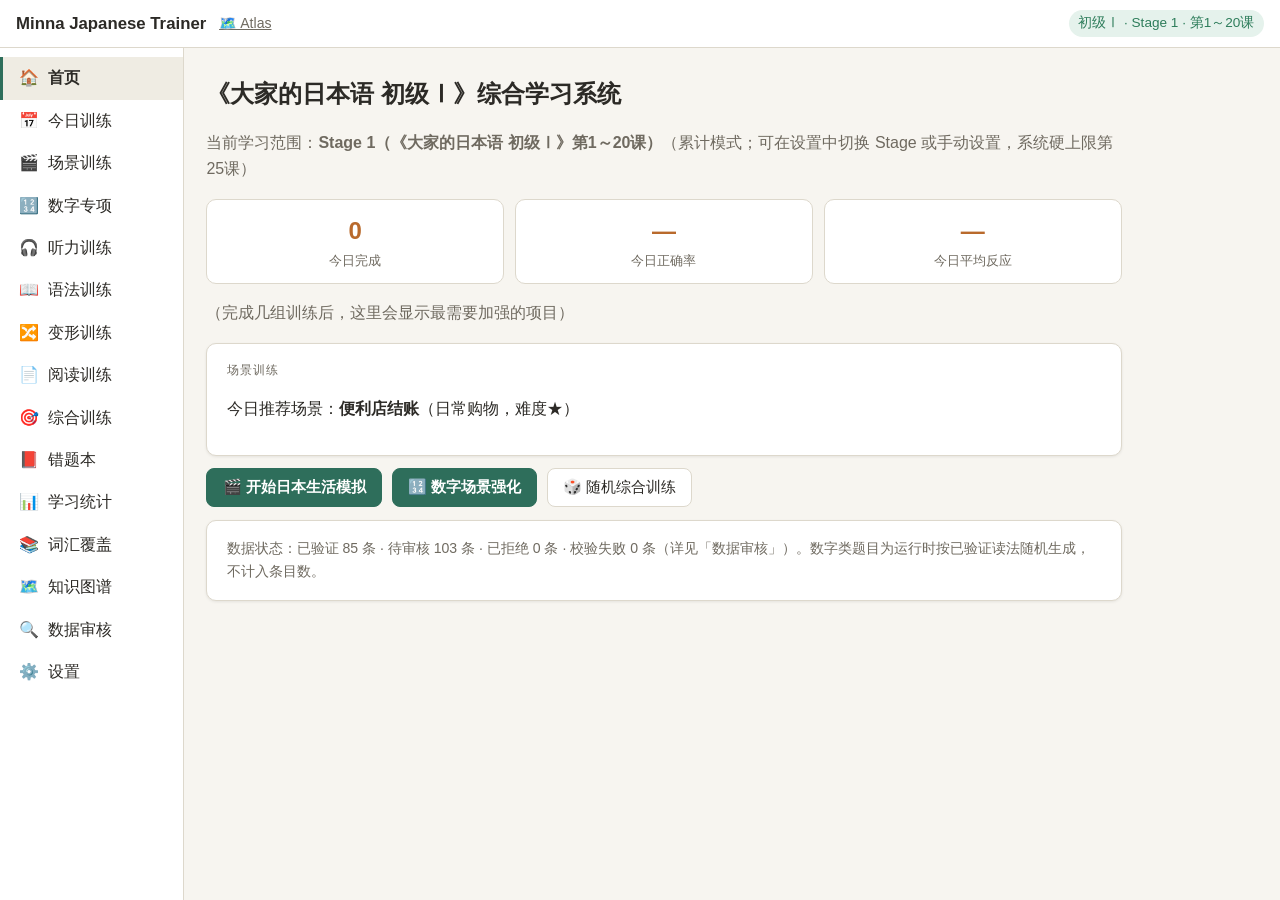
<file: trainer.html>
<!DOCTYPE html>
<html lang="zh-CN">
<head>
<meta charset="UTF-8">
<meta name="viewport" content="width=device-width, initial-scale=1.0">
<title>Minna Japanese Trainer — 《大家的日语》1～21课综合训练系统</title>
<link rel="icon" href="data:image/svg+xml,%3Csvg xmlns='http://www.w3.org/2000/svg' viewBox='0 0 100 100'%3E%3Ctext y='.9em' font-size='90'%3E%F0%9F%8E%8C%3C/text%3E%3C/svg%3E">
<link rel="stylesheet" href="src/styles/main.css">
<link rel="stylesheet" href="src/styles/responsive.css">
</head>
<body>
<header class="app-header">
  <span class="app-title">Minna Japanese Trainer</span>
  <a href="index.html" class="small dim" title="打开知识图谱应用">🗺️ Atlas</a>
  <span class="scope-badge" id="mjt-scope-badge">《大家的日语》第1～21课</span>
</header>
<div class="app-body">
  <nav id="mjt-nav"></nav>
  <main id="mjt-main"></main>
</div>

<!-- 数据层（与显示层分离；pending 数据单独存放于 data/pending/） -->
<script src="data/meta.js"></script>
<script src="data/readings.js"></script>
<script src="data/counters.js"></script>
<script src="data/knowledge-map.js"></script>
<script src="data/lesson-scope-review.js"></script>
<script src="data/textbooks/minna/beginner1.js"></script>
<script src="data/textbooks/minna/lesson-page-index.js"></script>
<script src="data/numbers/scenario-frames.js"></script>
<script src="data/listening/skeletons.js"></script>
<script src="data/pending/grammar-pending.js"></script>
<script src="data/pending/grammar/lesson-01-05.js"></script>
<script src="data/pending/grammar/lesson-06-10.js"></script>
<script src="data/pending/grammar/lesson-11-15.js"></script>
<script src="data/pending/grammar/lesson-16-21.js"></script>
<script src="data/pending/listening-pending.js"></script>
<script src="data/pending/listening/short-dialogues.js"></script>
<script src="data/pending/reading-pending.js"></script>
<script src="data/pending/reading/messages.js"></script>
<script src="data/pending/reading/notices.js"></script>
<script src="data/pending/reading/schedules.js"></script>
<script src="data/pending/scenarios/shopping.js"></script>
<script src="data/pending/scenarios/dining.js"></script>
<script src="data/pending/scenarios/medical.js"></script>
<script src="data/pending/scenarios/transport.js"></script>
<script src="data/pending/scenarios/school.js"></script>
<script src="data/pending/scenarios/housing.js"></script>

<!-- 工具层 -->
<script src="src/utils/storage.js"></script>
<script src="src/utils/random.js"></script>
<script src="src/utils/speech.js"></script>

<!-- 教材·变形词库 -->
<script src="data/conjugation/lexicon.js"></script>

<!-- 核心引擎 -->
<script src="src/core/scope.js"></script>
<script src="src/core/validator.js"></script>
<script src="src/core/errorbook.js"></script>
<script src="src/core/stats.js"></script>
<script src="src/core/adaptive.js"></script>
<script src="src/core/mastery.js"></script>
<script src="src/core/coverage.js"></script>
<script src="src/core/session.js"></script>

<!-- 训练模块 -->
<script src="src/modules/numbers.js"></script>
<script src="src/modules/scenario-numbers.js"></script>
<script src="src/modules/scenario.js"></script>
<script src="src/modules/grammar.js"></script>
<script src="src/modules/conjugation.js"></script>
<script src="src/modules/conjugation-drills.js"></script>
<script src="src/modules/listening.js"></script>
<script src="src/modules/reading.js"></script>
<script src="src/modules/mixed.js"></script>

<!-- 应用外壳 -->
<script src="src/app.js"></script>
</body>
</html>
</file>
<file: src/styles/main.css>
/* Minna Japanese Trainer — 主样式（浅色/深色双主题，少动画，适合长时间学习） */
:root {
  --bg: #f7f5f0;
  --bg-panel: #ffffff;
  --text: #2c2a26;
  --text-dim: #6f6a60;
  --border: #ddd8cc;
  --primary: #2e6e5b;
  --primary-text: #ffffff;
  --accent: #b96a2c;
  --ok: #2e7d5b;
  --ok-bg: #e5f2ec;
  --bad: #b83b2e;
  --bad-bg: #f9e8e5;
  --warn: #9a7014;
  --warn-bg: #f7efd9;
  --chip-bg: #efece3;
  --shadow: 0 1px 3px rgba(0,0,0,.08);
  --fs-base: 16px;
  --fs-jp: 1.35rem;
  --fs-jp-large: 1.7rem;
}
:root[data-theme="dark"] {
  --bg: #1d1f22;
  --bg-panel: #26292e;
  --text: #e8e5df;
  --text-dim: #a09a8e;
  --border: #3a3e45;
  --primary: #4a9c82;
  --primary-text: #10231d;
  --accent: #d98d4a;
  --ok: #58b48e;
  --ok-bg: #223730;
  --bad: #e0705f;
  --bad-bg: #3c2723;
  --warn: #d4b45a;
  --warn-bg: #38321f;
  --chip-bg: #32363c;
  --shadow: 0 1px 3px rgba(0,0,0,.4);
}
:root[data-fontsize="large"] { --fs-base: 18px; --fs-jp: 1.5rem; --fs-jp-large: 1.95rem; }
:root[data-fontsize="xlarge"] { --fs-base: 20px; --fs-jp: 1.7rem; --fs-jp-large: 2.2rem; }

* { box-sizing: border-box; }
html { font-size: var(--fs-base); }
body {
  margin: 0;
  background: var(--bg);
  color: var(--text);
  font-family: "Hiragino Sans", "Hiragino Kaku Gothic ProN", "Noto Sans JP", "Noto Sans SC",
    "PingFang SC", "Microsoft YaHei", "Yu Gothic", sans-serif;
  line-height: 1.65;
}
a { color: var(--primary); }
h2 { margin: .3em 0 .5em; }
h3 { margin: 1.2em 0 .5em; }

/* 布局：顶栏 + 侧导航 + 主区 */
.app-header {
  display: flex; align-items: center; gap: .8rem;
  padding: .6rem 1rem;
  background: var(--bg-panel);
  border-bottom: 1px solid var(--border);
  position: sticky; top: 0; z-index: 10;
}
.app-title { font-weight: 700; font-size: 1.05rem; }
.scope-badge {
  margin-left: auto;
  background: var(--ok-bg); color: var(--ok);
  padding: .15rem .6rem; border-radius: 999px;
  font-size: .85rem; white-space: nowrap;
}
.app-body { display: flex; min-height: calc(100vh - 3rem); }
#mjt-nav {
  width: 11.5rem; flex-shrink: 0;
  background: var(--bg-panel);
  border-right: 1px solid var(--border);
  padding: .6rem 0;
  display: flex; flex-direction: column;
}
.nav-item {
  display: flex; align-items: center; gap: .55rem;
  padding: .5rem 1rem;
  color: var(--text); text-decoration: none;
  border-left: 3px solid transparent;
}
.nav-item.active { border-left-color: var(--primary); background: var(--chip-bg); font-weight: 600; }
.nav-item:hover { background: var(--chip-bg); }
#mjt-main { flex: 1; padding: 1.2rem 1.4rem 4rem; max-width: 60rem; }

/* 组件 */
.panel {
  background: var(--bg-panel);
  border: 1px solid var(--border);
  border-radius: 10px;
  padding: 1rem 1.2rem;
  margin: .8rem 0;
  box-shadow: var(--shadow);
}
.warn-panel { border-color: var(--warn); background: var(--warn-bg); }
.btn {
  display: inline-flex; align-items: center; gap: .35rem;
  padding: .5rem .95rem;
  border: 1px solid var(--border);
  border-radius: 8px;
  background: var(--bg-panel);
  color: var(--text);
  font-size: .95rem;
  cursor: pointer;
}
.btn:hover { border-color: var(--primary); }
.btn-primary { background: var(--primary); color: var(--primary-text); border-color: var(--primary); font-weight: 600; }
.btn-danger { color: var(--bad); border-color: var(--bad); }
.btn-small { padding: .25rem .6rem; font-size: .85rem; }
.btn-row { display: flex; flex-wrap: wrap; gap: .6rem; margin: .8rem 0; }
.btn[disabled] { opacity: .75; cursor: default; }

.chip-row { display: flex; flex-wrap: wrap; gap: .45rem; }
.chip {
  padding: .3rem .8rem;
  border-radius: 999px;
  border: 1px solid var(--border);
  background: var(--chip-bg);
  color: var(--text);
  font-size: .9rem;
  cursor: pointer;
}
.chip.active { background: var(--primary); color: var(--primary-text); border-color: var(--primary); }

.badge {
  display: inline-block;
  padding: .1rem .55rem;
  border-radius: 999px;
  font-size: .78rem;
  background: var(--chip-bg);
  color: var(--text-dim);
}
.badge-origin { background: var(--ok-bg); color: var(--ok); }
.badge-pending, .badge-error { background: var(--warn-bg); color: var(--warn); }
.badge-ok { background: var(--ok-bg); color: var(--ok); }
.badge-bad { background: var(--bad-bg); color: var(--bad); }
.badge-km { background: var(--chip-bg); color: var(--text-dim); }
.badge-scope { background: var(--chip-bg); }

.form-row { display: flex; align-items: center; gap: 1rem; margin: .7rem 0; flex-wrap: wrap; }
.form-row > label { min-width: 10.5rem; font-weight: 600; font-size: .92rem; }

/* 训练会话 */
.session-head { display: flex; flex-wrap: wrap; gap: .5rem; align-items: center; margin-bottom: .8rem; }
.progress-pill {
  background: var(--primary); color: var(--primary-text);
  border-radius: 999px; padding: .12rem .7rem; font-weight: 700; font-size: .9rem;
}
.audio-player { display: flex; flex-wrap: wrap; gap: .45rem; margin: .6rem 0; }
.btn-audio.active { background: var(--accent); color: #fff; border-color: var(--accent); }
.tts-note { font-size: .8rem; color: var(--text-dim); margin: .2rem 0 .6rem; }
.tts-note.warn { color: var(--bad); }

.question-card {
  background: var(--bg-panel);
  border: 1px solid var(--border);
  border-radius: 12px;
  padding: 1.1rem 1.3rem;
  box-shadow: var(--shadow);
}
.jp-text { font-size: var(--fs-jp); }
.jp-large { font-size: var(--fs-jp-large); font-weight: 600; margin: .3em 0; }
.question-text { font-weight: 600; margin: .2em 0 .6em; }
.kana-line { color: var(--text-dim); font-size: 1.05rem; margin: .15em 0; }
.zh-line { color: var(--text-dim); margin: .5em 0; }
.passage-block {
  background: var(--bg);
  border: 1px solid var(--border);
  border-radius: 8px;
  padding: .8rem 1rem;
  margin-bottom: .9rem;
}
.passage-text { line-height: 1.9; }

.options { display: grid; grid-template-columns: repeat(auto-fit, minmax(11rem, 1fr)); gap: .6rem; margin-top: .6rem; }
.option-btn { justify-content: flex-start; padding: .7rem .9rem; font-size: 1.05rem; }
.option-btn .opt-key {
  background: var(--chip-bg); border-radius: 6px;
  min-width: 1.5rem; text-align: center; font-size: .85rem; color: var(--text-dim);
}
.option-btn.correct { background: var(--ok-bg); border-color: var(--ok); }
.option-btn.wrong { background: var(--bad-bg); border-color: var(--bad); }
.input-row { display: flex; gap: .6rem; margin-top: .6rem; }
.answer-input {
  flex: 1; max-width: 16rem;
  padding: .55rem .8rem; font-size: 1.15rem;
  border: 1px solid var(--border); border-radius: 8px;
  background: var(--bg); color: var(--text);
}

.result-panel {
  margin-top: 1rem;
  border-radius: 12px;
  padding: 1rem 1.2rem;
  border: 1px solid var(--border);
  background: var(--bg-panel);
}
.result-correct { border-color: var(--ok); }
.result-wrong { border-color: var(--bad); }
.result-head { display: flex; flex-wrap: wrap; align-items: center; gap: .7rem; margin-bottom: .5rem; }
.result-correct .result-head strong { color: var(--ok); }
.result-wrong .result-head strong { color: var(--bad); }
.rt-badge { font-size: .9rem; color: var(--text-dim); }
.rt-badge b { color: var(--accent); font-size: 1.05rem; }
.correct-text { color: var(--ok); font-weight: 700; }
.wrong-text { color: var(--bad); font-weight: 700; }
.script-block { background: var(--bg); border-radius: 8px; padding: .6rem .9rem; margin: .6rem 0; }
.script-label { font-size: .78rem; letter-spacing: .1em; color: var(--text-dim); text-transform: uppercase; margin: 0 0 .3em; }
.explanation { margin-top: .7rem; border-top: 1px dashed var(--border); padding-top: .6rem; }
.wrong-reason { color: var(--text-dim); font-size: .92rem; margin: .25em 0; }
.km-line { margin-top: .5em; }
.btn-next { margin-top: .8rem; }

/* 统计 */
.stat-grid { display: grid; grid-template-columns: repeat(auto-fit, minmax(7.5rem, 1fr)); gap: .7rem; margin: 1rem 0; }
.stat {
  background: var(--bg-panel); border: 1px solid var(--border);
  border-radius: 10px; padding: .7rem; text-align: center;
}
.stat-value { font-size: 1.5rem; font-weight: 700; color: var(--accent); }
.stat-value.ok { color: var(--ok); } .stat-value.warn { color: var(--warn); } .stat-value.bad { color: var(--bad); }
.stat-label { font-size: .82rem; color: var(--text-dim); }

.table-wrap { overflow-x: auto; }
.data-table { border-collapse: collapse; width: 100%; font-size: .92rem; }
.data-table th, .data-table td { border: 1px solid var(--border); padding: .4rem .6rem; text-align: left; }
.data-table th { background: var(--chip-bg); }

/* 审核页 */
.review-item {
  display: flex; gap: 1rem; align-items: flex-start; justify-content: space-between;
  background: var(--bg-panel); border: 1px solid var(--border);
  border-radius: 8px; padding: .7rem 1rem; margin: .5rem 0;
}
.review-item.verified { border-left: 4px solid var(--ok); }
.review-item.rejected { border-left: 4px solid var(--bad); opacity: .65; }
.review-item.pending { border-left: 4px solid var(--warn); }
.review-actions { display: flex; flex-direction: column; gap: .35rem; align-items: flex-end; flex-shrink: 0; }

.dim { color: var(--text-dim); }
.small { font-size: .88rem; }
.plan-block ul, .panel ul { margin: .3em 0; padding-left: 1.3em; }

/* 场景训练 */
.scenario-grid { display: grid; grid-template-columns: repeat(auto-fill, minmax(15rem, 1fr)); gap: .8rem; margin: .6rem 0 1.2rem; }
.scenario-card {
  background: var(--bg-panel); border: 1px solid var(--border);
  border-radius: 12px; padding: .9rem 1rem;
  box-shadow: var(--shadow);
  display: flex; flex-direction: column; gap: .3rem;
}
.scenario-card .sc-title { font-weight: 700; font-size: 1.05rem; margin: 0; }
.scenario-card .btn { margin-top: auto; align-self: flex-start; }
.scenario-intro h2 { margin-top: 0; }
.ev-block { margin: .8rem 0; }
.ev-card {
  background: var(--bg); border: 1px dashed var(--border);
  border-radius: 8px; padding: .45rem .8rem; margin: .35rem 0;
  font-size: .92rem;
}
.review-line { border-bottom: 1px dashed var(--border); padding: .45rem 0; }
.review-line:last-child { border-bottom: none; }
.review-line.wrong-line { background: var(--bad-bg); border-radius: 8px; padding: .45rem .6rem; }
details > summary { cursor: pointer; }
</file>
<file: src/styles/responsive.css>
/* 手机适配：侧导航变为底部横向滚动导航 */
@media (max-width: 760px) {
  .app-body { flex-direction: column; }
  #mjt-nav {
    order: 2;
    position: fixed; bottom: 0; left: 0; right: 0;
    width: 100%;
    flex-direction: row;
    overflow-x: auto;
    border-right: none;
    border-top: 1px solid var(--border);
    padding: 0;
    z-index: 20;
    -webkit-overflow-scrolling: touch;
  }
  .nav-item {
    flex-direction: column; gap: .1rem;
    padding: .4rem .6rem;
    border-left: none; border-top: 3px solid transparent;
    font-size: .72rem; white-space: nowrap;
  }
  .nav-item.active { border-top-color: var(--primary); border-left: none; }
  #mjt-main { padding: .9rem .8rem 6.5rem; }
  .form-row > label { min-width: 100%; }
  .options { grid-template-columns: 1fr; }
  .review-item { flex-direction: column; }
  .review-actions { flex-direction: row; align-items: center; }
  .app-header { flex-wrap: wrap; }
  .scope-badge { font-size: .75rem; }
}
@media (max-width: 420px) {
  html { font-size: 15px; }
  .stat-grid { grid-template-columns: repeat(3, 1fr); }
}
</file>
